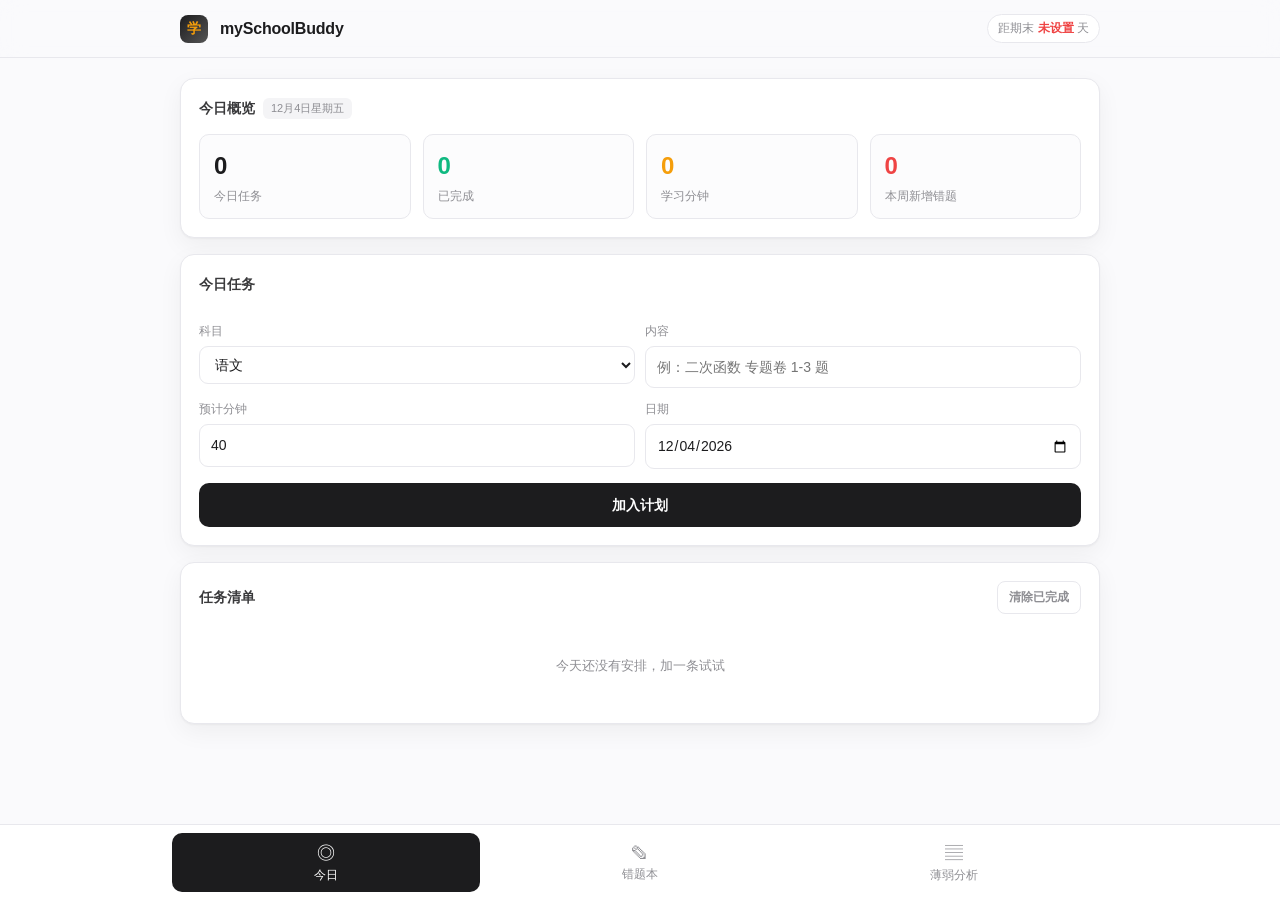
<file: index.html>
<!DOCTYPE html>
<html lang="zh-CN">
<head>
<meta charset="UTF-8" />
<meta name="viewport" content="width=device-width, initial-scale=1.0" />
<title>mySchoolBuddy · 中学生学习助手</title>
<style>
  :root{
    --ink:#1C1C1E; --ink-2:#3A3A3C; --mute:#8E8E93; --line:#E8E8ED;
    --bg:#FAFAFC; --card:#FFFFFF; --gold:#F59E0B; --silver:#A1A1AA;
    --ok:#10B981; --warn:#F59E0B; --bad:#EF4444; --blue:#3B82F6;
    --r:14px; --sh:0 1px 2px rgba(0,0,0,.04),0 8px 24px rgba(0,0,0,.05);
  }
  *{box-sizing:border-box;margin:0;padding:0}
  body{
    font:15px/1.6 -apple-system,BlinkMacSystemFont,"PingFang SC","Helvetica Neue",sans-serif;
    background:var(--bg); color:var(--ink); padding-bottom:80px;
  }
  header{
    position:sticky;top:0;z-index:20;background:rgba(250,250,252,.86);
    backdrop-filter:saturate(180%) blur(12px);border-bottom:1px solid var(--line);
  }
  .hd{max-width:960px;margin:0 auto;padding:14px 20px;display:flex;align-items:center;gap:12px}
  .logo{width:28px;height:28px;border-radius:8px;background:linear-gradient(135deg,var(--ink),#555);
    color:var(--gold);display:grid;place-items:center;font-weight:700;font-size:14px}
  .hd h1{font-size:16px;font-weight:650;letter-spacing:-.2px}
  .hd .sp{flex:1}
  .dday{font-size:12px;color:var(--mute);background:var(--card);border:1px solid var(--line);
    padding:4px 10px;border-radius:999px}
  .dday b{color:var(--bad);font-variant-numeric:tabular-nums}

  nav{position:fixed;bottom:0;left:0;right:0;z-index:20;background:rgba(255,255,255,.9);
    backdrop-filter:saturate(180%) blur(12px);border-top:1px solid var(--line)}
  .nav{max-width:960px;margin:0 auto;display:flex;padding:8px 12px;gap:6px}
  .nav button{flex:1;border:0;background:transparent;color:var(--mute);font-size:12px;
    padding:8px 4px;border-radius:10px;cursor:pointer;font-family:inherit;transition:.15s}
  .nav button .ic{display:block;font-size:18px;margin-bottom:2px}
  .nav button.on{background:var(--ink);color:#fff}

  main{max-width:960px;margin:0 auto;padding:20px}
  section{display:none} section.on{display:block}
  .card{background:var(--card);border:1px solid var(--line);border-radius:var(--r);
    padding:18px;box-shadow:var(--sh);margin-bottom:16px}
  .card h2{font-size:14px;font-weight:650;color:var(--ink-2);margin-bottom:14px;
    display:flex;align-items:center;gap:8px}
  .card h2 .tag{font-size:11px;font-weight:500;color:var(--mute);background:#F4F4F6;
    padding:2px 8px;border-radius:6px}

  .grid{display:grid;gap:12px;grid-template-columns:repeat(auto-fit,minmax(150px,1fr))}
  .stat{background:#FCFCFD;border:1px solid var(--line);border-radius:10px;padding:12px 14px}
  .stat .n{font-size:24px;font-weight:680;font-variant-numeric:tabular-nums;letter-spacing:-.5px}
  .stat .l{font-size:12px;color:var(--mute);margin-top:2px}
  .stat .n.ok{color:var(--ok)} .stat .n.warn{color:var(--warn)} .stat .n.bad{color:var(--bad)}

  label{display:block;font-size:12px;color:var(--mute);margin:12px 0 5px}
  input,select,textarea{width:100%;padding:9px 11px;border:1px solid var(--line);
    border-radius:9px;font:inherit;font-size:14px;background:#fff;color:var(--ink);outline:none}
  input:focus,select:focus,textarea:focus{border-color:var(--silver);box-shadow:0 0 0 3px rgba(161,161,170,.12)}
  textarea{resize:vertical;min-height:60px}
  .row{display:grid;gap:10px;grid-template-columns:1fr 1fr}
  button.primary{width:100%;margin-top:14px;padding:11px;border:0;border-radius:10px;
    background:var(--ink);color:#fff;font:inherit;font-weight:600;font-size:14px;cursor:pointer}
  button.primary:active{opacity:.85}
  button.ghost{padding:6px 11px;border:1px solid var(--line);background:#fff;border-radius:8px;
    font:inherit;font-size:12px;color:var(--mute);cursor:pointer}
  button.ghost:hover{color:var(--ink);border-color:var(--silver)}

  .list{display:flex;flex-direction:column;gap:8px}
  .item{display:flex;gap:12px;align-items:flex-start;padding:11px 13px;
    border:1px solid var(--line);border-radius:10px;background:#FCFCFD}
  .item .body{flex:1;min-width:0}
  .item .t{font-size:14px;font-weight:550;margin-bottom:3px;word-break:break-word}
  .item .m{font-size:12px;color:var(--mute);display:flex;flex-wrap:wrap;gap:6px;align-items:center}
  .chip{font-size:11px;padding:1px 7px;border-radius:5px;background:#F0F0F3;color:var(--ink-2)}
  .chip.c1{background:#FEF3C7;color:#92400E} /* 概念不清 */
  .chip.c2{background:#DBEAFE;color:#1E40AF} /* 计算失误 */
  .chip.c3{background:#FCE7F3;color:#9D174D} /* 审题错误 */
  .chip.c4{background:#DCFCE7;color:#166534} /* 时间不够 */
  .empty{text-align:center;color:var(--mute);font-size:13px;padding:28px 0}

  .bar{height:7px;border-radius:4px;background:#EEEFF2;overflow:hidden;margin-top:6px}
  .bar i{display:block;height:100%;border-radius:4px;background:var(--ok)}
  .rowline{display:flex;justify-content:space-between;align-items:center;font-size:13px;margin-bottom:2px}
  .rowline .s{font-size:12px;color:var(--mute);font-variant-numeric:tabular-nums}
  .gap{margin-top:14px}
  .heat{display:flex;flex-wrap:wrap;gap:6px;margin-top:4px}
  .heat span{font-size:12px;padding:5px 10px;border-radius:8px}
  .toast{position:fixed;bottom:88px;left:50%;transform:translateX(-50%) translateY(10px);
    background:var(--ink);color:#fff;padding:9px 16px;border-radius:999px;font-size:13px;
    opacity:0;pointer-events:none;transition:.22s;z-index:50}
  .toast.on{opacity:1;transform:translateX(-50%) translateY(0)}
</style>
</head>
<body>
<header>
  <div class="hd">
    <div class="logo">学</div>
    <h1>mySchoolBuddy</h1>
    <div class="sp"></div>
    <div class="dday">距期末 <b id="dday">--</b> 天</div>
  </div>
</header>

<main>
  <!-- 今日 -->
  <section id="v-home" class="on">
    <div class="card">
      <h2>今日概览 <span class="tag" id="today"></span></h2>
      <div class="grid">
        <div class="stat"><div class="n" id="s-plan">0</div><div class="l">今日任务</div></div>
        <div class="stat"><div class="n ok" id="s-done">0</div><div class="l">已完成</div></div>
        <div class="stat"><div class="n warn" id="s-min">0</div><div class="l">学习分钟</div></div>
        <div class="stat"><div class="n bad" id="s-wrong">0</div><div class="l">本周新增错题</div></div>
      </div>
    </div>
    <div class="card">
      <h2>今日任务</h2>
      <div class="row">
        <div><label>科目</label><select id="p-sub"><option>语文</option><option>数学</option><option>英语</option><option>物理</option><option>化学</option><option>生物</option><option>历史</option><option>地理</option><option>政治</option></select></div>
        <div><label>内容</label><input id="p-task" placeholder="例：二次函数 专题卷 1-3 题" /></div>
      </div>
      <div class="row" style="margin-top:0">
        <div><label>预计分钟</label><input id="p-min" type="number" value="40" min="5" step="5" /></div>
        <div><label>日期</label><input id="p-date" type="date" /></div>
      </div>
      <button class="primary" id="p-add">加入计划</button>
    </div>
    <div class="card">
      <h2>任务清单 <button class="ghost" style="margin-left:auto" id="p-clear">清除已完成</button></h2>
      <div class="list" id="plan-list"></div>
    </div>
  </section>

  <!-- 错题本 -->
  <section id="v-wrong">
    <div class="card">
      <h2>记一道错题</h2>
      <label>题目 / 题干摘要</label>
      <textarea id="w-title" placeholder="例：二次函数 f(x)=x²-4x+3 的最小值"></textarea>
      <div class="row">
        <div><label>学科</label><select id="w-sub"><option>数学</option><option>语文</option><option>英语</option><option>物理</option><option>化学</option><option>生物</option><option>历史</option><option>地理</option><option>政治</option></select></div>
        <div><label>知识点</label><input id="w-point" placeholder="例：二次函数最值" /></div>
      </div>
      <label>错因归类</label>
      <select id="w-cause">
        <option>概念不清</option><option>计算失误</option><option>审题错误</option><option>时间不够</option><option>方法没想到</option>
      </select>
      <label>正确思路 / 复盘</label>
      <textarea id="w-note" placeholder="下次遇到同类题，先看什么？"></textarea>
      <button class="primary" id="w-add">保存错题</button>
    </div>
    <div class="card">
      <h2>错题清单 <span class="tag" id="w-count">0 条</span></h2>
      <div class="row" style="grid-template-columns:1fr 1fr">
        <div><label>按学科筛选</label><select id="f-sub"><option value="">全部</option></select></div>
        <div><label>按错因筛选</label><select id="f-cause"><option value="">全部</option><option>概念不清</option><option>计算失误</option><option>审题错误</option><option>时间不够</option><option>方法没想到</option></select></div>
      </div>
      <div class="list gap" id="w-list"></div>
    </div>
  </section>

  <!-- 薄弱项 -->
  <section id="v-weak">
    <div class="card">
      <h2>错因分布 <span class="tag">找规律，不背答案</span></h2>
      <div id="cause-bars"></div>
    </div>
    <div class="card">
      <h2>薄弱知识点</h2>
      <div id="weak-list" class="list"></div>
    </div>
    <div class="card">
      <h2>数据管理</h2>
      <div class="row">
        <div><label>考试日期（倒计时）</label><input id="s-exam" type="date" /></div>
        <div><label>&nbsp;</label><button class="ghost" id="s-export" style="width:100%;height:37px">导出 JSON</button></div>
      </div>
      <div class="row">
        <div><label>&nbsp;</label><button class="ghost" id="s-import" style="width:100%;height:37px">导入 JSON</button></div>
        <div><label>&nbsp;</label><button class="ghost" id="s-reset" style="width:100%;height:37px;color:var(--bad)">清空全部数据</button></div>
      </div>
      <input id="s-file" type="file" accept="application/json" hidden />
    </div>
  </section>
</main>

<nav>
  <div class="nav">
    <button data-v="home" class="on"><span class="ic">◎</span>今日</button>
    <button data-v="wrong"><span class="ic">✎</span>错题本</button>
    <button data-v="weak"><span class="ic">▤</span>薄弱分析</button>
  </div>
</nav>

<div class="toast" id="toast"></div>

<script>
const K='msb.v1';
const db=()=>JSON.parse(localStorage.getItem(K)||'{}');
const save=d=>localStorage.setItem(K,JSON.stringify(d));
const uid=()=>Date.now().toString(36)+Math.random().toString(36).slice(2,6);
const $=(s)=>document.querySelector(s);
const esc=(s)=>String(s).replace(/[&<>"]/g,c=>({'&':'&amp;','<':'&lt;','>':'&gt;','"':'&quot;'}[c]));

const init={plan:[],wrong:[],settings:{exam:''}};
let D=Object.assign({},init,db());

/* nav */
document.querySelectorAll('.nav button').forEach(b=>b.onclick=()=>{
  document.querySelectorAll('.nav button').forEach(x=>x.classList.remove('on'));
  document.querySelectorAll('section').forEach(x=>x.classList.remove('on'));
  b.classList.add('on'); $('#v-'+b.dataset.v).classList.add('on');
});

function toast(m){const t=$('#toast');t.textContent=m;t.classList.add('on');
  clearTimeout(t._h);t._h=setTimeout(()=>t.classList.remove('on'),1800);}

/* countdown */
function tick(){
  const t=new Date();
  $('#today').textContent=t.toLocaleDateString('zh-CN',{month:'long',day:'numeric',weekday:'long'});
  if(!D.settings.exam){$('#dday').textContent='未设置';return;}
  const n=Math.ceil((new Date(D.settings.exam+'T00:00:00')-t)/864e5);
  $('#dday').textContent=n>=0?n:'已过';
}
$('#s-exam').value=D.settings.exam||'';
$('#s-exam').onchange=e=>{D.settings.exam=e.target.value;save(D);tick();toast('已更新考试日期');};

/* plan */
const todayStr=()=>new Date().toISOString().slice(0,10);
$('#p-date').value=todayStr();
$('#p-add').onclick=()=>{
  const task=$('#p-task').value.trim();
  if(!task){toast('先写点任务内容');return;}
  D.plan.push({id:uid(),task,sub:$('#p-sub').value,min:+$('#p-min').value||30,
    date:$('#p-date').value||todayStr(),done:false});
  save(D);$('#p-task').value='';render();toast('已加入计划');
};
$('#p-clear').onclick=()=>{const n=D.plan.length;D.plan=D.plan.filter(p=>!p.done);
  save(D);render();toast(n-D.plan.length?`清除 ${n-D.plan.length} 项`:'还没有已完成项');};

function renderPlan(){
  const day=todayStr();
  const list=D.plan.filter(p=>p.date===day);
  const done=list.filter(p=>p.done).length;
  $('#s-plan').textContent=list.length;$('#s-done').textContent=done;
  $('#s-min').textContent=list.filter(p=>p.done).reduce((a,b)=>a+b.min,0);
  const el=$('#plan-list');
  if(!list.length){el.innerHTML='<div class="empty">今天还没有安排，加一条试试</div>';return;}
  el.innerHTML=list.map(p=>`
    <div class="item">
      <input type="checkbox" ${p.done?'checked':''} data-p="${p.id}" style="width:18px;height:18px;margin-top:2px;accent-color:#1C1C1E" />
      <div class="body">
        <div class="t" style="${p.done?'text-decoration:line-through;color:var(--mute)':''}">${esc(p.task)}</div>
        <div class="m"><span class="chip">${esc(p.sub)}</span><span>${p.min} 分钟</span></div>
      </div>
      <button class="ghost" data-del="${p.id}">删</button>
    </div>`).join('');
  el.querySelectorAll('[data-p]').forEach(c=>c.onchange=()=>{
    D.plan.find(x=>x.id===c.dataset.p).done=c.checked;save(D);render();});
  el.querySelectorAll('[data-del]').forEach(b=>b.onclick=()=>{
    D.plan=D.plan.filter(x=>x.id!==b.dataset.del);save(D);render();});
}

/* wrong */
$('#w-add').onclick=()=>{
  const t=$('#w-title').value.trim();
  if(!t){toast('题干不能为空');return;}
  D.wrong.unshift({id:uid(),title:t,sub:$('#w-sub').value,point:$('#w-point').value.trim()||'未标注',
    cause:$('#w-cause').value,note:$('#w-note').value.trim(),ts:Date.now()});
  save(D);$('#w-title').value='';$('#w-point').value='';$('#w-note').value='';
  render();toast('错题已保存');
};
const ci={'概念不清':1,'计算失误':2,'审题错误':3,'时间不够':4,'方法没想到':5};
function fillFilters(){
  const subs=[...new Set(D.wrong.map(w=>w.sub))];
  const fs=$('#f-sub'),cur=fs.value;
  fs.innerHTML='<option value="">全部</option>'+subs.map(s=>`<option>${esc(s)}</option>`).join('');
  fs.value=cur;
}
function renderWrong(){
  fillFilters();
  const fs=$('#f-sub').value,fc=$('#f-cause').value;
  const list=D.wrong.filter(w=>(!fs||w.sub===fs)&&(!fc||w.cause===fc));
  $('#w-count').textContent=D.wrong.length+' 条';
  const wk=new Date();wk.setDate(wk.getDate()-7);
  $('#s-wrong').textContent=D.wrong.filter(w=>w.ts>=wk).length;
  const el=$('#w-list');
  if(!list.length){el.innerHTML='<div class="empty">没有符合条件的错题</div>';return;}
  el.innerHTML=list.map(w=>`
    <div class="item">
      <div class="body">
        <div class="t">${esc(w.title)}</div>
        <div class="m">
          <span class="chip">${esc(w.sub)}</span>
          <span class="chip">${esc(w.point)}</span>
          <span class="chip c${ci[w.cause]||0}">${esc(w.cause)}</span>
          <span>${new Date(w.ts).toLocaleDateString('zh-CN')}</span>
        </div>
        ${w.note?`<div class="m" style="margin-top:6px;color:var(--ink-2)">💡 ${esc(w.note)}</div>`:''}
      </div>
      <button class="ghost" data-wdel="${w.id}">删</button>
    </div>`).join('');
  el.querySelectorAll('[data-wdel]').forEach(b=>b.onclick=()=>{
    D.wrong=D.wrong.filter(x=>x.id!==b.dataset.wdel);save(D);render();});
}
$('#f-sub').onchange=renderWrong;$('#f-cause').onchange=renderWrong;

/* analysis */
function renderWeak(){
  const total=D.wrong.length;
  const byCause={};
  D.wrong.forEach(w=>byCause[w.cause]=(byCause[w.cause]||0)+1);
  const keys=Object.keys(byCause).sort((a,b)=>byCause[b]-byCause[a]);
  $('#cause-bars').innerHTML=keys.length?keys.map(k=>{
    const p=Math.round(byCause[k]/total*100);
    const col=p>=40?'var(--bad)':p>=25?'var(--warn)':'var(--ok)';
    return `<div style="margin-bottom:13px">
      <div class="rowline"><span>${esc(k)}</span><span class="s">${byCause[k]} 题 · ${p}%</span></div>
      <div class="bar"><i style="width:${p}%;background:${col}"></i></div></div>`;
  }).join(''):'<div class="empty">还没有数据</div>';

  const byPoint={};
  D.wrong.forEach(w=>byPoint[w.point]=(byPoint[w.point]||0)+1);
  const pts=Object.entries(byPoint).sort((a,b)=>b[1]-a[1]);
  const mx=pts.length?pts[0][1]:1;
  const el=$('#weak-list');
  if(!pts.length){el.innerHTML='<div class="empty">记录 3 道以上错题，这里会告诉你优先补哪块</div>';return;}
  el.innerHTML=pts.map(([k,v])=>`
    <div class="item">
      <div class="body">
        <div class="rowline"><span class="t" style="margin:0">${esc(k)}</span><span class="s">${v} 题</span></div>
        <div class="bar"><i style="width:${Math.round(v/mx*100)}%;background:${v>=3?'var(--bad)':v>=2?'var(--warn)':'var(--silver)'}"></i></div>
      </div>
    </div>`).join('');
  const heat=document.createElement('div');
  heat.className='heat';
  heat.innerHTML=`<span style="color:var(--mute);font-size:12px;width:100%;margin-bottom:2px">热区：</span>`+
    pts.filter(p=>p[1]>=2).map(([k,v])=>`<span style="background:#FEE2E2;color:#991B1B">${esc(k)} ×${v}</span>`).join('');
  el.appendChild(heat);
}

function render(){tick();renderPlan();renderWrong();renderWeak();}
$('#s-export').onclick=()=>{
  const b=new Blob([JSON.stringify(D,null,2)],{type:'application/json'});
  const a=document.createElement('a');a.href=URL.createObjectURL(b);
  a.download='myschoolbuddy-'+todayStr()+'.json';a.click();toast('已导出');
};
$('#s-import').onclick=()=>$('#s-file').click();
$('#s-file').onchange=e=>{
  const f=e.target.files[0];if(!f)return;const r=new FileReader();
  r.onload=()=>{try{D=Object.assign({},init,JSON.parse(r.result));save(D);render();toast('导入成功');}
  catch(_){toast('文件格式不对');}};r.readAsText(f);
};
$('#s-reset').onclick=()=>{if(confirm('确定清空所有任务、错题和设置？不可恢复。')){
  D=JSON.parse(JSON.stringify(init));save(D);$('#s-exam').value='';render();toast('已清空');}};

render();
</script>
</body>
</html>
</file>
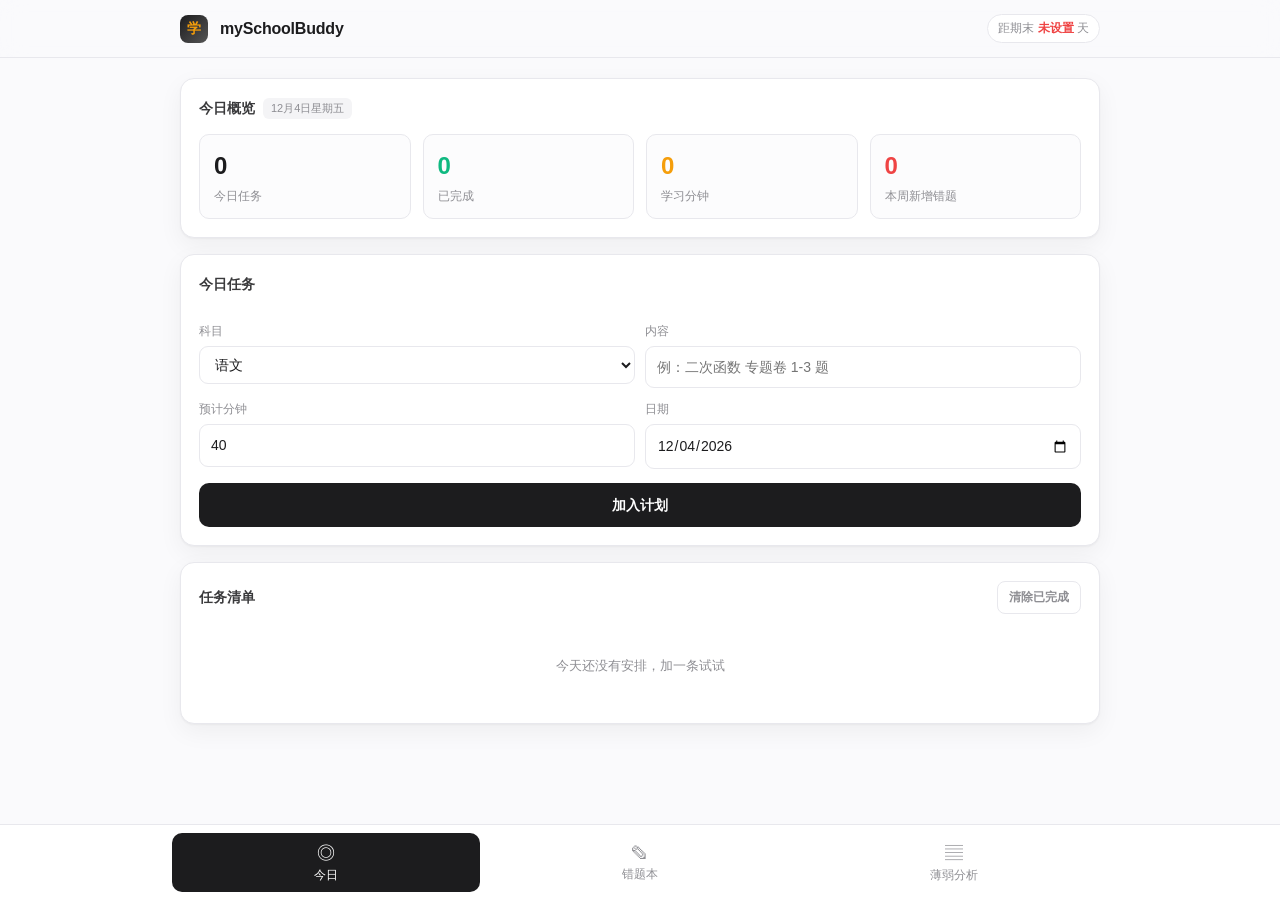
<file: app/index.html>
<!DOCTYPE html>
<html lang="zh-CN">
<head>
<meta charset="UTF-8" />
<meta name="viewport" content="width=device-width, initial-scale=1.0" />
<title>mySchoolBuddy · 中学生学习助手</title>
<style>
  :root{
    --ink:#1C1C1E; --ink-2:#3A3A3C; --mute:#8E8E93; --line:#E8E8ED;
    --bg:#FAFAFC; --card:#FFFFFF; --gold:#F59E0B; --silver:#A1A1AA;
    --ok:#10B981; --warn:#F59E0B; --bad:#EF4444; --blue:#3B82F6;
    --r:14px; --sh:0 1px 2px rgba(0,0,0,.04),0 8px 24px rgba(0,0,0,.05);
  }
  *{box-sizing:border-box;margin:0;padding:0}
  body{
    font:15px/1.6 -apple-system,BlinkMacSystemFont,"PingFang SC","Helvetica Neue",sans-serif;
    background:var(--bg); color:var(--ink); padding-bottom:80px;
  }
  header{
    position:sticky;top:0;z-index:20;background:rgba(250,250,252,.86);
    backdrop-filter:saturate(180%) blur(12px);border-bottom:1px solid var(--line);
  }
  .hd{max-width:960px;margin:0 auto;padding:14px 20px;display:flex;align-items:center;gap:12px}
  .logo{width:28px;height:28px;border-radius:8px;background:linear-gradient(135deg,var(--ink),#555);
    color:var(--gold);display:grid;place-items:center;font-weight:700;font-size:14px}
  .hd h1{font-size:16px;font-weight:650;letter-spacing:-.2px}
  .hd .sp{flex:1}
  .dday{font-size:12px;color:var(--mute);background:var(--card);border:1px solid var(--line);
    padding:4px 10px;border-radius:999px}
  .dday b{color:var(--bad);font-variant-numeric:tabular-nums}

  nav{position:fixed;bottom:0;left:0;right:0;z-index:20;background:rgba(255,255,255,.9);
    backdrop-filter:saturate(180%) blur(12px);border-top:1px solid var(--line)}
  .nav{max-width:960px;margin:0 auto;display:flex;padding:8px 12px;gap:6px}
  .nav button{flex:1;border:0;background:transparent;color:var(--mute);font-size:12px;
    padding:8px 4px;border-radius:10px;cursor:pointer;font-family:inherit;transition:.15s}
  .nav button .ic{display:block;font-size:18px;margin-bottom:2px}
  .nav button.on{background:var(--ink);color:#fff}

  main{max-width:960px;margin:0 auto;padding:20px}
  section{display:none} section.on{display:block}
  .card{background:var(--card);border:1px solid var(--line);border-radius:var(--r);
    padding:18px;box-shadow:var(--sh);margin-bottom:16px}
  .card h2{font-size:14px;font-weight:650;color:var(--ink-2);margin-bottom:14px;
    display:flex;align-items:center;gap:8px}
  .card h2 .tag{font-size:11px;font-weight:500;color:var(--mute);background:#F4F4F6;
    padding:2px 8px;border-radius:6px}

  .grid{display:grid;gap:12px;grid-template-columns:repeat(auto-fit,minmax(150px,1fr))}
  .stat{background:#FCFCFD;border:1px solid var(--line);border-radius:10px;padding:12px 14px}
  .stat .n{font-size:24px;font-weight:680;font-variant-numeric:tabular-nums;letter-spacing:-.5px}
  .stat .l{font-size:12px;color:var(--mute);margin-top:2px}
  .stat .n.ok{color:var(--ok)} .stat .n.warn{color:var(--warn)} .stat .n.bad{color:var(--bad)}

  label{display:block;font-size:12px;color:var(--mute);margin:12px 0 5px}
  input,select,textarea{width:100%;padding:9px 11px;border:1px solid var(--line);
    border-radius:9px;font:inherit;font-size:14px;background:#fff;color:var(--ink);outline:none}
  input:focus,select:focus,textarea:focus{border-color:var(--silver);box-shadow:0 0 0 3px rgba(161,161,170,.12)}
  textarea{resize:vertical;min-height:60px}
  .row{display:grid;gap:10px;grid-template-columns:1fr 1fr}
  button.primary{width:100%;margin-top:14px;padding:11px;border:0;border-radius:10px;
    background:var(--ink);color:#fff;font:inherit;font-weight:600;font-size:14px;cursor:pointer}
  button.primary:active{opacity:.85}
  button.ghost{padding:6px 11px;border:1px solid var(--line);background:#fff;border-radius:8px;
    font:inherit;font-size:12px;color:var(--mute);cursor:pointer}
  button.ghost:hover{color:var(--ink);border-color:var(--silver)}

  .list{display:flex;flex-direction:column;gap:8px}
  .item{display:flex;gap:12px;align-items:flex-start;padding:11px 13px;
    border:1px solid var(--line);border-radius:10px;background:#FCFCFD}
  .item .body{flex:1;min-width:0}
  .item .t{font-size:14px;font-weight:550;margin-bottom:3px;word-break:break-word}
  .item .m{font-size:12px;color:var(--mute);display:flex;flex-wrap:wrap;gap:6px;align-items:center}
  .chip{font-size:11px;padding:1px 7px;border-radius:5px;background:#F0F0F3;color:var(--ink-2)}
  .chip.c1{background:#FEF3C7;color:#92400E} /* 概念不清 */
  .chip.c2{background:#DBEAFE;color:#1E40AF} /* 方法没想到 */
  .chip.c3{background:#FCE7F3;color:#9D174D} /* 审题错误 */
  .chip.c4{background:#DCFCE7;color:#166534} /* 表达不规范 */
  .empty{text-align:center;color:var(--mute);font-size:13px;padding:28px 0}

  .bar{height:7px;border-radius:4px;background:#EEEFF2;overflow:hidden;margin-top:6px}
  .bar i{display:block;height:100%;border-radius:4px;background:var(--ok)}
  .rowline{display:flex;justify-content:space-between;align-items:center;font-size:13px;margin-bottom:2px}
  .rowline .s{font-size:12px;color:var(--mute);font-variant-numeric:tabular-nums}
  .gap{margin-top:14px}
  .heat{display:flex;flex-wrap:wrap;gap:6px;margin-top:4px}
  .heat span{font-size:12px;padding:5px 10px;border-radius:8px}
  .toast{position:fixed;bottom:88px;left:50%;transform:translateX(-50%) translateY(10px);
    background:var(--ink);color:#fff;padding:9px 16px;border-radius:999px;font-size:13px;
    opacity:0;pointer-events:none;transition:.22s;z-index:50}
  .toast.on{opacity:1;transform:translateX(-50%) translateY(0)}
</style>
</head>
<body>
<header>
  <div class="hd">
    <div class="logo">学</div>
    <h1>mySchoolBuddy</h1>
    <div class="sp"></div>
    <div class="dday">距期末 <b id="dday">--</b> 天</div>
  </div>
</header>

<main>
  <!-- 今日 -->
  <section id="v-home" class="on">
    <div class="card">
      <h2>今日概览 <span class="tag" id="today"></span></h2>
      <div class="grid">
        <div class="stat"><div class="n" id="s-plan">0</div><div class="l">今日任务</div></div>
        <div class="stat"><div class="n ok" id="s-done">0</div><div class="l">已完成</div></div>
        <div class="stat"><div class="n warn" id="s-min">0</div><div class="l">学习分钟</div></div>
        <div class="stat"><div class="n bad" id="s-wrong">0</div><div class="l">本周新增错题</div></div>
      </div>
    </div>
    <div class="card">
      <h2>今日任务</h2>
      <div class="row">
        <div><label>科目</label><select id="p-sub"><option>语文</option><option>数学</option><option>英语</option><option>物理</option><option>化学</option><option>生物</option><option>历史</option><option>地理</option><option>政治</option></select></div>
        <div><label>内容</label><input id="p-task" placeholder="例：二次函数 专题卷 1-3 题" /></div>
      </div>
      <div class="row" style="margin-top:0">
        <div><label>预计分钟</label><input id="p-min" type="number" value="40" min="5" step="5" /></div>
        <div><label>日期</label><input id="p-date" type="date" /></div>
      </div>
      <button class="primary" id="p-add">加入计划</button>
    </div>
    <div class="card">
      <h2>任务清单 <button class="ghost" style="margin-left:auto" id="p-clear">清除已完成</button></h2>
      <div class="list" id="plan-list"></div>
    </div>
  </section>

  <!-- 错题本 -->
  <section id="v-wrong">
    <div class="card">
      <h2>记一道错题</h2>
      <label>题目 / 题干摘要</label>
      <textarea id="w-title" placeholder="例：二次函数 f(x)=x²-4x+3 的最小值"></textarea>
      <div class="row">
        <div><label>学科</label><select id="w-sub"><option>数学</option><option>语文</option><option>英语</option><option>物理</option><option>化学</option><option>生物</option><option>历史</option><option>地理</option><option>政治</option></select></div>
        <div><label>知识点</label><input id="w-point" placeholder="例：二次函数最值" /></div>
      </div>
      <label>错因归类</label>
      <select id="w-cause">
        <option>概念不清</option><option>方法没想到</option><option>计算失误</option><option>审题错误</option><option>表达不规范</option>
      </select>
      <label>正确思路 / 复盘</label>
      <textarea id="w-note" placeholder="下次遇到同类题，先看什么？"></textarea>
      <button class="primary" id="w-add">保存错题</button>
    </div>
    <div class="card">
      <h2>错题清单 <span class="tag" id="w-count">0 条</span></h2>
      <div class="row" style="grid-template-columns:1fr 1fr">
        <div><label>按学科筛选</label><select id="f-sub"><option value="">全部</option></select></div>
        <div><label>按错因筛选</label><select id="f-cause"><option value="">全部</option><option>概念不清</option><option>方法没想到</option><option>计算失误</option><option>审题错误</option><option>表达不规范</option></select></div>
      </div>
      <div class="list gap" id="w-list"></div>
    </div>
  </section>

  <!-- 薄弱项 -->
  <section id="v-weak">
    <div class="card">
      <h2>错因分布 <span class="tag">找规律，不背答案</span></h2>
      <div id="cause-bars"></div>
    </div>
    <div class="card">
      <h2>薄弱知识点</h2>
      <div id="weak-list" class="list"></div>
    </div>
    <div class="card">
      <h2>数据管理</h2>
      <div class="row">
        <div><label>考试日期（倒计时）</label><input id="s-exam" type="date" /></div>
        <div><label>&nbsp;</label><button class="ghost" id="s-export" style="width:100%;height:37px">导出 JSON</button></div>
      </div>
      <div class="row">
        <div><label>&nbsp;</label><button class="ghost" id="s-import" style="width:100%;height:37px">导入 JSON</button></div>
        <div><label>&nbsp;</label><button class="ghost" id="s-reset" style="width:100%;height:37px;color:var(--bad)">清空全部数据</button></div>
      </div>
      <input id="s-file" type="file" accept="application/json" hidden />
    </div>
  </section>
</main>

<nav>
  <div class="nav">
    <button data-v="home" class="on"><span class="ic">◎</span>今日</button>
    <button data-v="wrong"><span class="ic">✎</span>错题本</button>
    <button data-v="weak"><span class="ic">▤</span>薄弱分析</button>
  </div>
</nav>

<div class="toast" id="toast"></div>

<script>
const K='msb.v1';
const db=()=>JSON.parse(localStorage.getItem(K)||'{}');
const save=d=>localStorage.setItem(K,JSON.stringify(d));
const uid=()=>Date.now().toString(36)+Math.random().toString(36).slice(2,6);
const $=(s)=>document.querySelector(s);
const esc=(s)=>String(s).replace(/[&<>"]/g,c=>({'&':'&amp;','<':'&lt;','>':'&gt;','"':'&quot;'}[c]));

const init={plan:[],wrong:[],settings:{exam:''}};
let D=Object.assign({},init,db());

/* nav */
document.querySelectorAll('.nav button').forEach(b=>b.onclick=()=>{
  document.querySelectorAll('.nav button').forEach(x=>x.classList.remove('on'));
  document.querySelectorAll('section').forEach(x=>x.classList.remove('on'));
  b.classList.add('on'); $('#v-'+b.dataset.v).classList.add('on');
});

function toast(m){const t=$('#toast');t.textContent=m;t.classList.add('on');
  clearTimeout(t._h);t._h=setTimeout(()=>t.classList.remove('on'),1800);}

/* countdown */
function tick(){
  const t=new Date();
  $('#today').textContent=t.toLocaleDateString('zh-CN',{month:'long',day:'numeric',weekday:'long'});
  if(!D.settings.exam){$('#dday').textContent='未设置';return;}
  const n=Math.ceil((new Date(D.settings.exam+'T00:00:00')-t)/864e5);
  $('#dday').textContent=n>=0?n:'已过';
}
$('#s-exam').value=D.settings.exam||'';
$('#s-exam').onchange=e=>{D.settings.exam=e.target.value;save(D);tick();toast('已更新考试日期');};

/* plan */
const todayStr=()=>new Date().toISOString().slice(0,10);
$('#p-date').value=todayStr();
$('#p-add').onclick=()=>{
  const task=$('#p-task').value.trim();
  if(!task){toast('先写点任务内容');return;}
  D.plan.push({id:uid(),task,sub:$('#p-sub').value,min:+$('#p-min').value||30,
    date:$('#p-date').value||todayStr(),done:false});
  save(D);$('#p-task').value='';render();toast('已加入计划');
};
$('#p-clear').onclick=()=>{const n=D.plan.length;D.plan=D.plan.filter(p=>!p.done);
  save(D);render();toast(n-D.plan.length?`清除 ${n-D.plan.length} 项`:'还没有已完成项');};

function renderPlan(){
  const day=todayStr();
  const list=D.plan.filter(p=>p.date===day);
  const done=list.filter(p=>p.done).length;
  $('#s-plan').textContent=list.length;$('#s-done').textContent=done;
  $('#s-min').textContent=list.filter(p=>p.done).reduce((a,b)=>a+b.min,0);
  const el=$('#plan-list');
  if(!list.length){el.innerHTML='<div class="empty">今天还没有安排，加一条试试</div>';return;}
  el.innerHTML=list.map(p=>`
    <div class="item">
      <input type="checkbox" ${p.done?'checked':''} data-p="${p.id}" style="width:18px;height:18px;margin-top:2px;accent-color:#1C1C1E" />
      <div class="body">
        <div class="t" style="${p.done?'text-decoration:line-through;color:var(--mute)':''}">${esc(p.task)}</div>
        <div class="m"><span class="chip">${esc(p.sub)}</span><span>${p.min} 分钟</span></div>
      </div>
      <button class="ghost" data-del="${p.id}">删</button>
    </div>`).join('');
  el.querySelectorAll('[data-p]').forEach(c=>c.onchange=()=>{
    D.plan.find(x=>x.id===c.dataset.p).done=c.checked;save(D);render();});
  el.querySelectorAll('[data-del]').forEach(b=>b.onclick=()=>{
    D.plan=D.plan.filter(x=>x.id!==b.dataset.del);save(D);render();});
}

/* wrong */
$('#w-add').onclick=()=>{
  const t=$('#w-title').value.trim();
  if(!t){toast('题干不能为空');return;}
  D.wrong.unshift({id:uid(),title:t,sub:$('#w-sub').value,point:$('#w-point').value.trim()||'未标注',
    cause:$('#w-cause').value,note:$('#w-note').value.trim(),ts:Date.now()});
  save(D);$('#w-title').value='';$('#w-point').value='';$('#w-note').value='';
  render();toast('错题已保存');
};
const ci={'概念不清':1,'方法没想到':2,'计算失误':3,'审题错误':4,'表达不规范':5};
function fillFilters(){
  const subs=[...new Set(D.wrong.map(w=>w.sub))];
  const fs=$('#f-sub'),cur=fs.value;
  fs.innerHTML='<option value="">全部</option>'+subs.map(s=>`<option>${esc(s)}</option>`).join('');
  fs.value=cur;
}
function renderWrong(){
  fillFilters();
  const fs=$('#f-sub').value,fc=$('#f-cause').value;
  const list=D.wrong.filter(w=>(!fs||w.sub===fs)&&(!fc||w.cause===fc));
  $('#w-count').textContent=D.wrong.length+' 条';
  const wk=new Date();wk.setDate(wk.getDate()-7);
  $('#s-wrong').textContent=D.wrong.filter(w=>w.ts>=wk).length;
  const el=$('#w-list');
  if(!list.length){el.innerHTML='<div class="empty">没有符合条件的错题</div>';return;}
  el.innerHTML=list.map(w=>`
    <div class="item">
      <div class="body">
        <div class="t">${esc(w.title)}</div>
        <div class="m">
          <span class="chip">${esc(w.sub)}</span>
          <span class="chip">${esc(w.point)}</span>
          <span class="chip c${ci[w.cause]||0}">${esc(w.cause)}</span>
          <span>${new Date(w.ts).toLocaleDateString('zh-CN')}</span>
        </div>
        ${w.note?`<div class="m" style="margin-top:6px;color:var(--ink-2)">💡 ${esc(w.note)}</div>`:''}
      </div>
      <button class="ghost" data-wdel="${w.id}">删</button>
    </div>`).join('');
  el.querySelectorAll('[data-wdel]').forEach(b=>b.onclick=()=>{
    D.wrong=D.wrong.filter(x=>x.id!==b.dataset.wdel);save(D);render();});
}
$('#f-sub').onchange=renderWrong;$('#f-cause').onchange=renderWrong;

/* analysis */
function renderWeak(){
  const total=D.wrong.length;
  const byCause={};
  D.wrong.forEach(w=>byCause[w.cause]=(byCause[w.cause]||0)+1);
  const keys=Object.keys(byCause).sort((a,b)=>byCause[b]-byCause[a]);
  $('#cause-bars').innerHTML=keys.length?keys.map(k=>{
    const p=Math.round(byCause[k]/total*100);
    const col=p>=40?'var(--bad)':p>=25?'var(--warn)':'var(--ok)';
    return `<div style="margin-bottom:13px">
      <div class="rowline"><span>${esc(k)}</span><span class="s">${byCause[k]} 题 · ${p}%</span></div>
      <div class="bar"><i style="width:${p}%;background:${col}"></i></div></div>`;
  }).join(''):'<div class="empty">还没有数据</div>';

  const byPoint={};
  D.wrong.forEach(w=>byPoint[w.point]=(byPoint[w.point]||0)+1);
  const pts=Object.entries(byPoint).sort((a,b)=>b[1]-a[1]);
  const mx=pts.length?pts[0][1]:1;
  const el=$('#weak-list');
  if(!pts.length){el.innerHTML='<div class="empty">记录 3 道以上错题，这里会告诉你优先补哪块</div>';return;}
  el.innerHTML=pts.map(([k,v])=>`
    <div class="item">
      <div class="body">
        <div class="rowline"><span class="t" style="margin:0">${esc(k)}</span><span class="s">${v} 题</span></div>
        <div class="bar"><i style="width:${Math.round(v/mx*100)}%;background:${v>=3?'var(--bad)':v>=2?'var(--warn)':'var(--silver)'}"></i></div>
      </div>
    </div>`).join('');
  const heat=document.createElement('div');
  heat.className='heat';
  heat.innerHTML=`<span style="color:var(--mute);font-size:12px;width:100%;margin-bottom:2px">热区：</span>`+
    pts.filter(p=>p[1]>=2).map(([k,v])=>`<span style="background:#FEE2E2;color:#991B1B">${esc(k)} ×${v}</span>`).join('');
  el.appendChild(heat);
}

function render(){tick();renderPlan();renderWrong();renderWeak();}
$('#s-export').onclick=()=>{
  const b=new Blob([JSON.stringify(D,null,2)],{type:'application/json'});
  const a=document.createElement('a');a.href=URL.createObjectURL(b);
  a.download='myschoolbuddy-'+todayStr()+'.json';a.click();toast('已导出');
};
$('#s-import').onclick=()=>$('#s-file').click();
$('#s-file').onchange=e=>{
  const f=e.target.files[0];if(!f)return;const r=new FileReader();
  r.onload=()=>{try{D=Object.assign({},init,JSON.parse(r.result));save(D);render();toast('导入成功');}
  catch(_){toast('文件格式不对');}};r.readAsText(f);
};
$('#s-reset').onclick=()=>{if(confirm('确定清空所有任务、错题和设置？不可恢复。')){
  D=JSON.parse(JSON.stringify(init));save(D);$('#s-exam').value='';render();toast('已清空');}};

render();
</script>
</body>
</html>
</file>
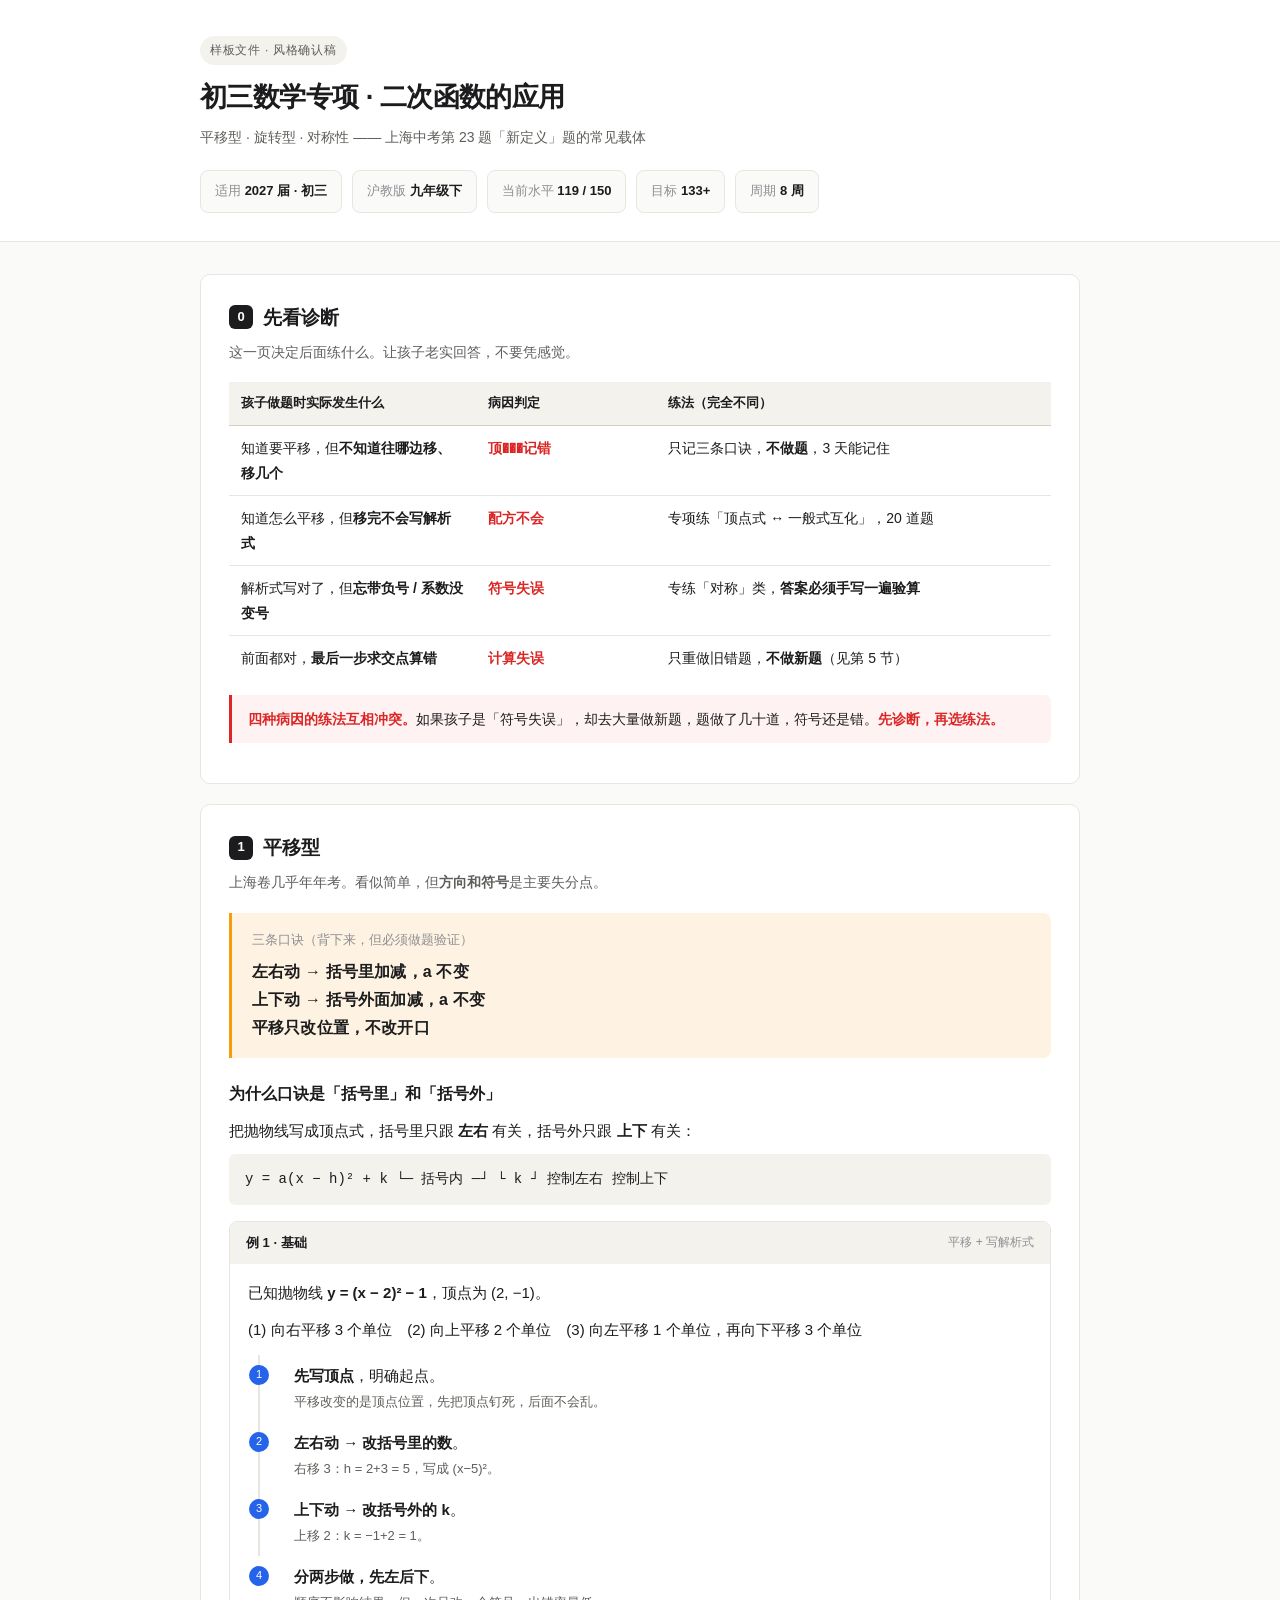
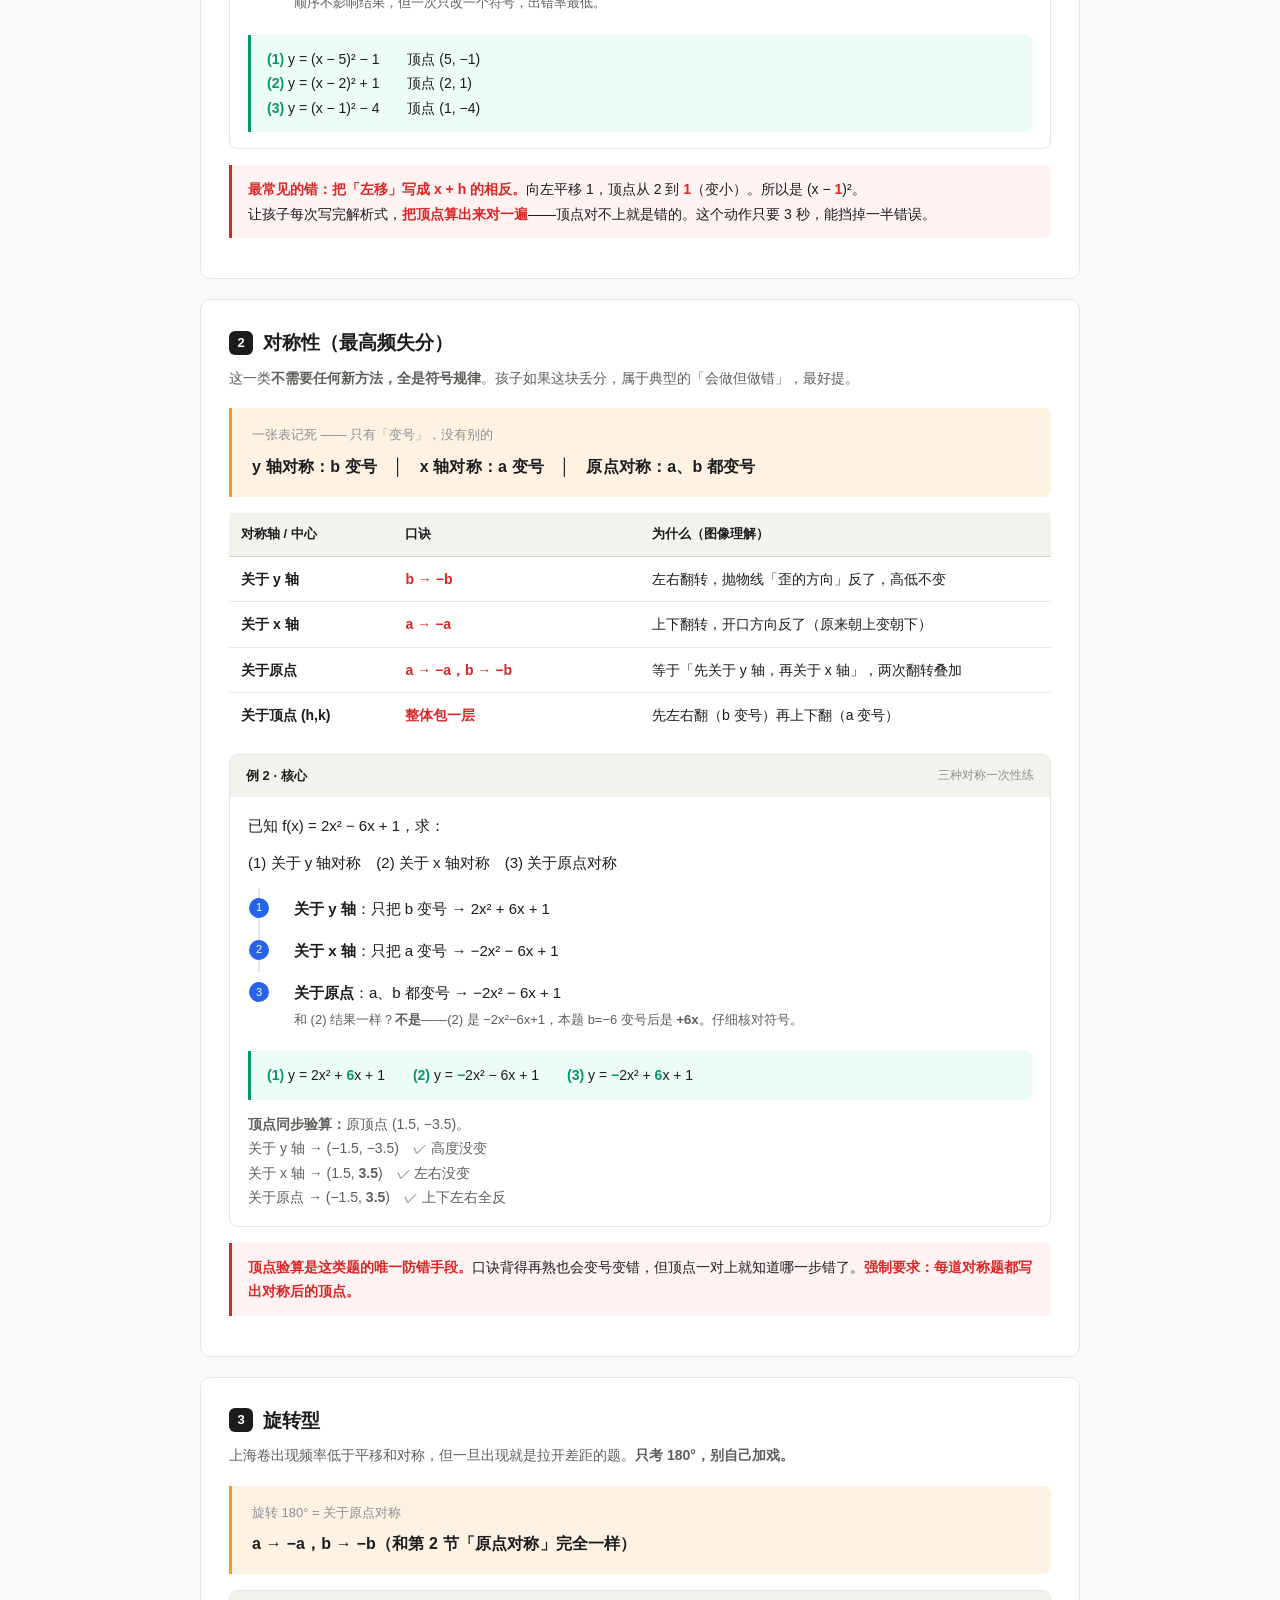
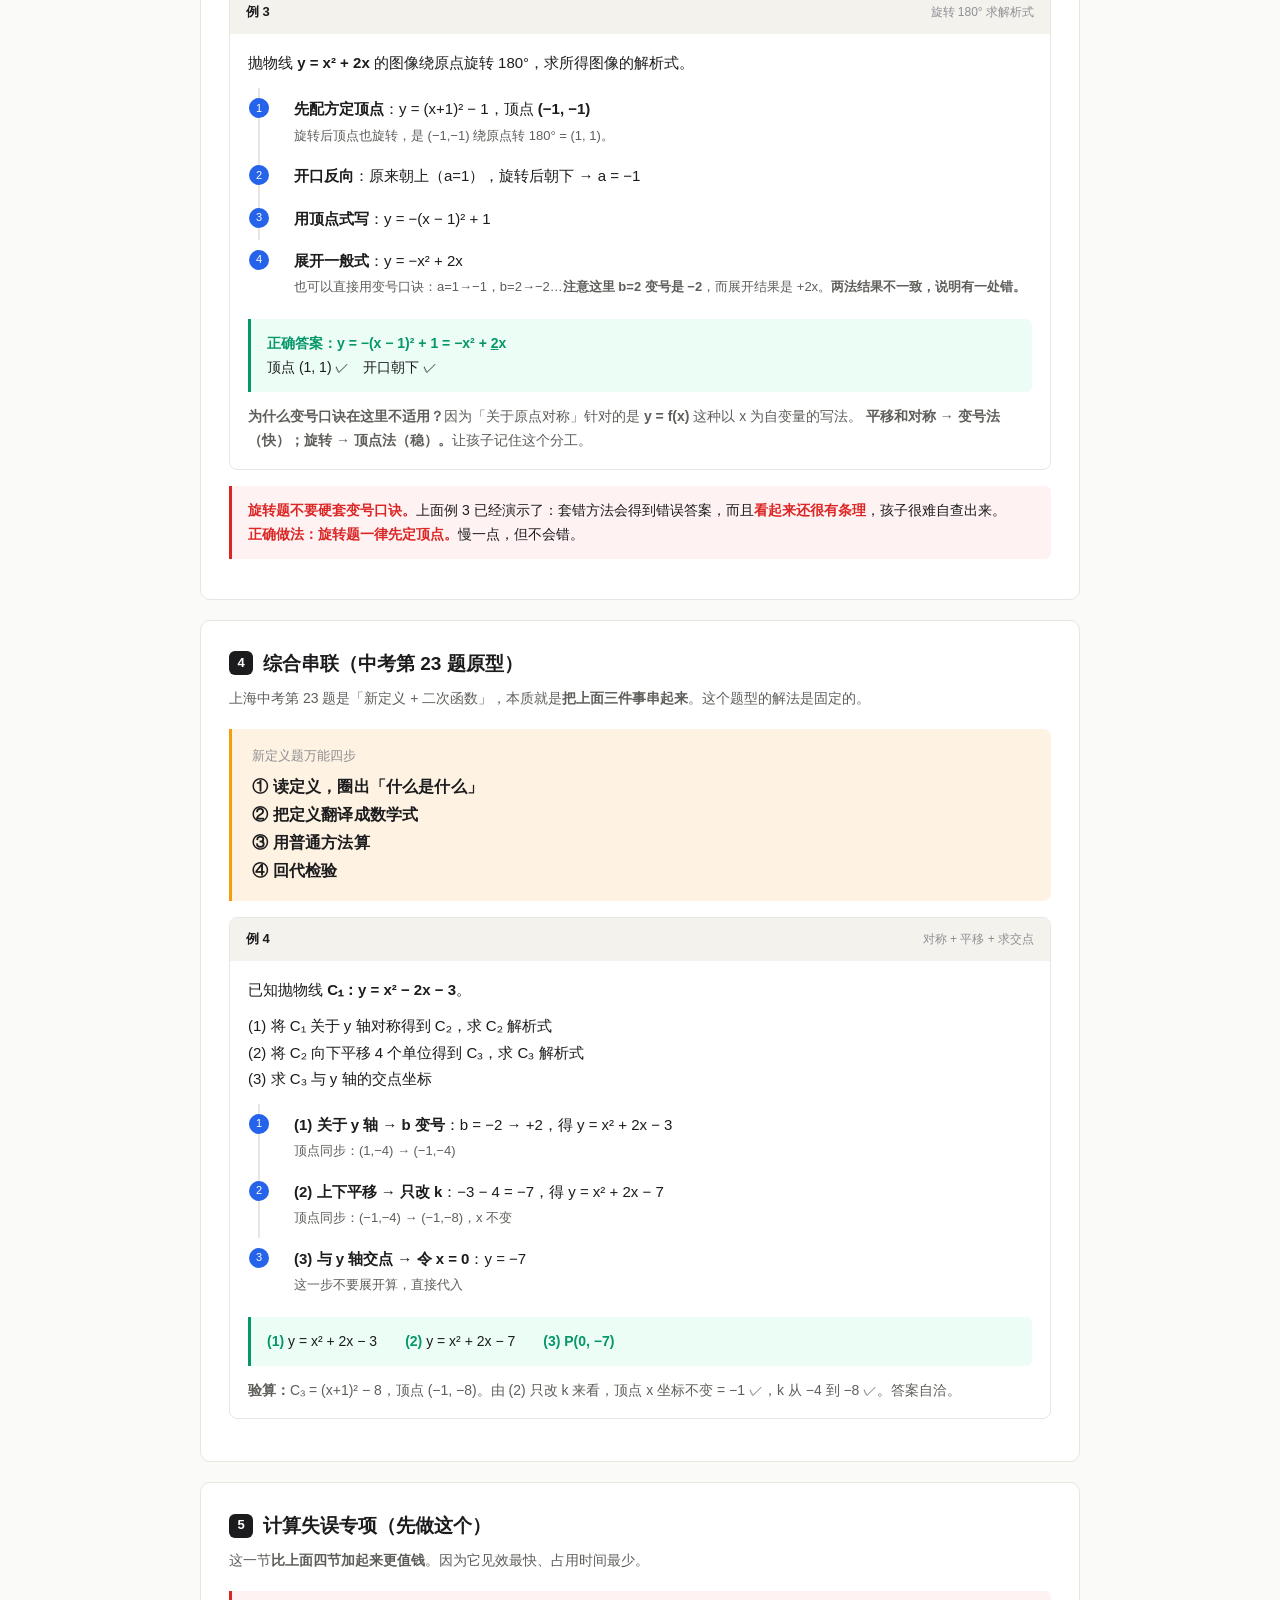
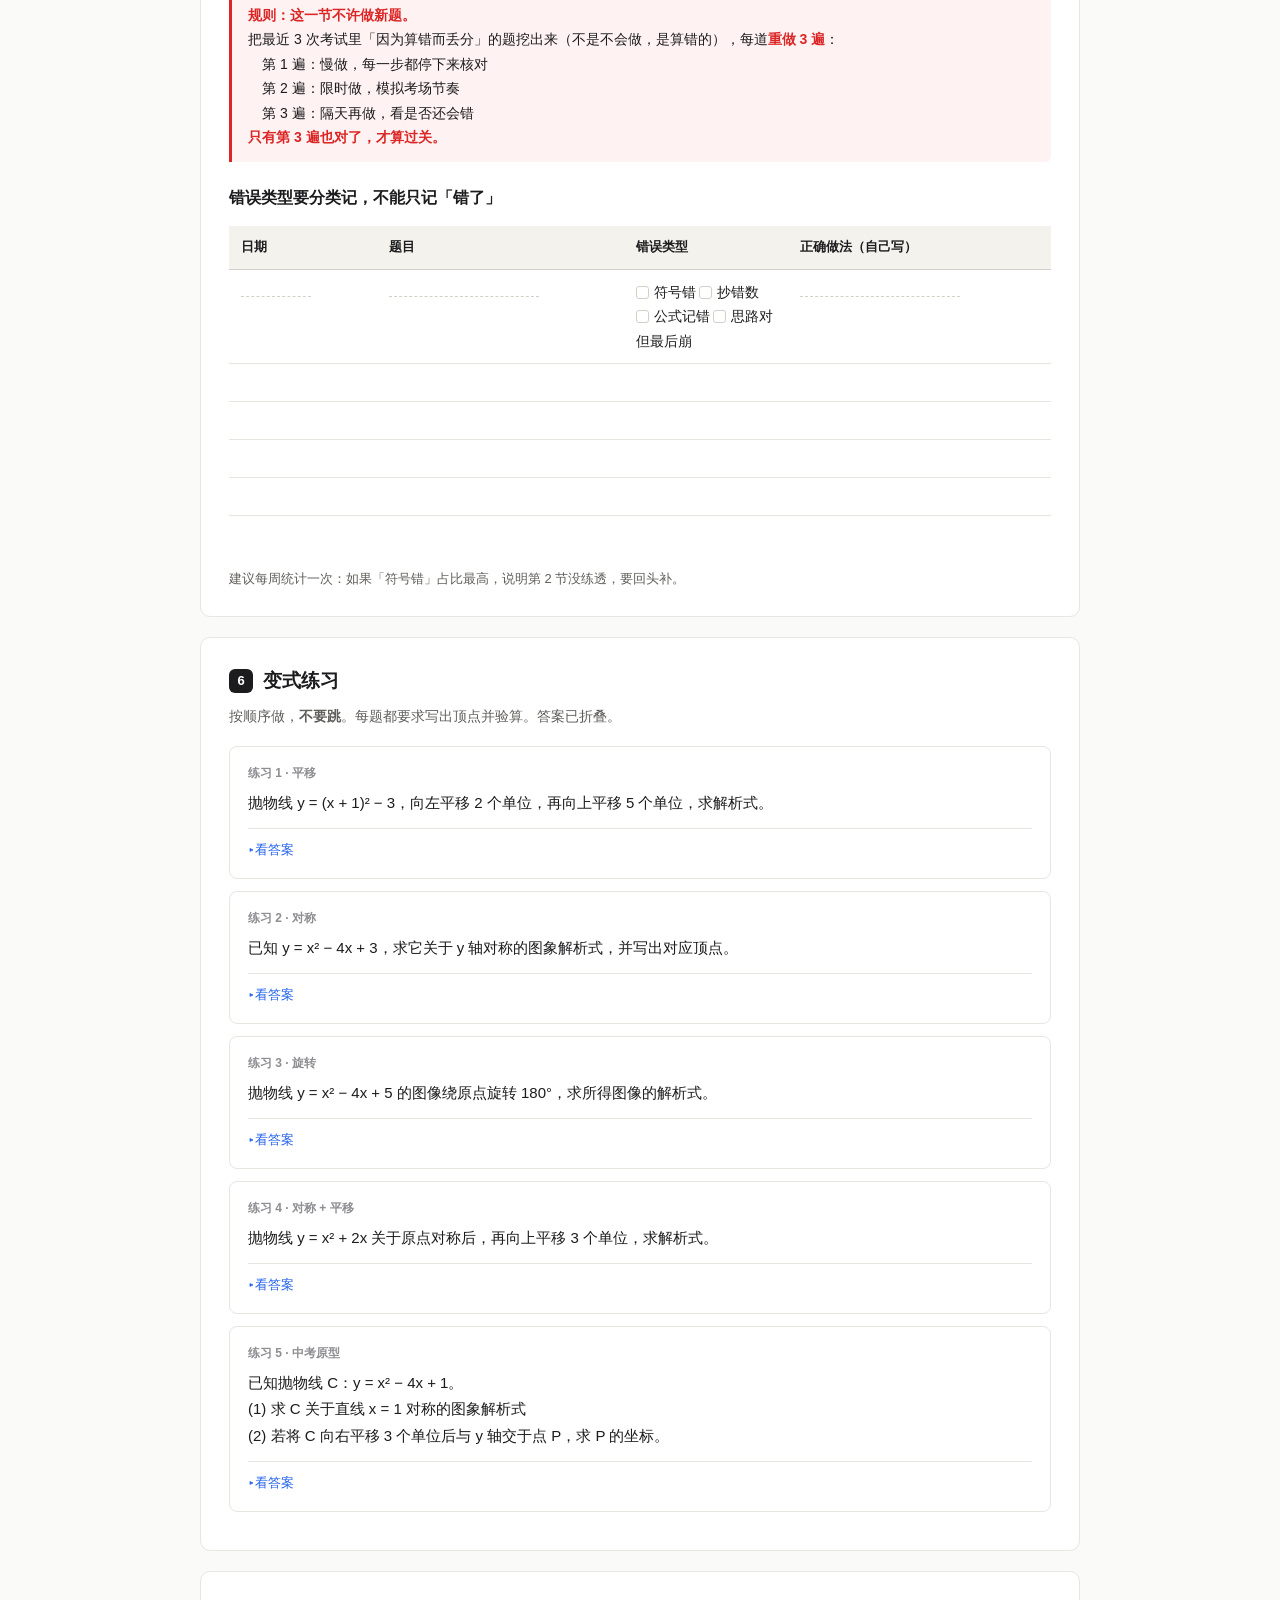
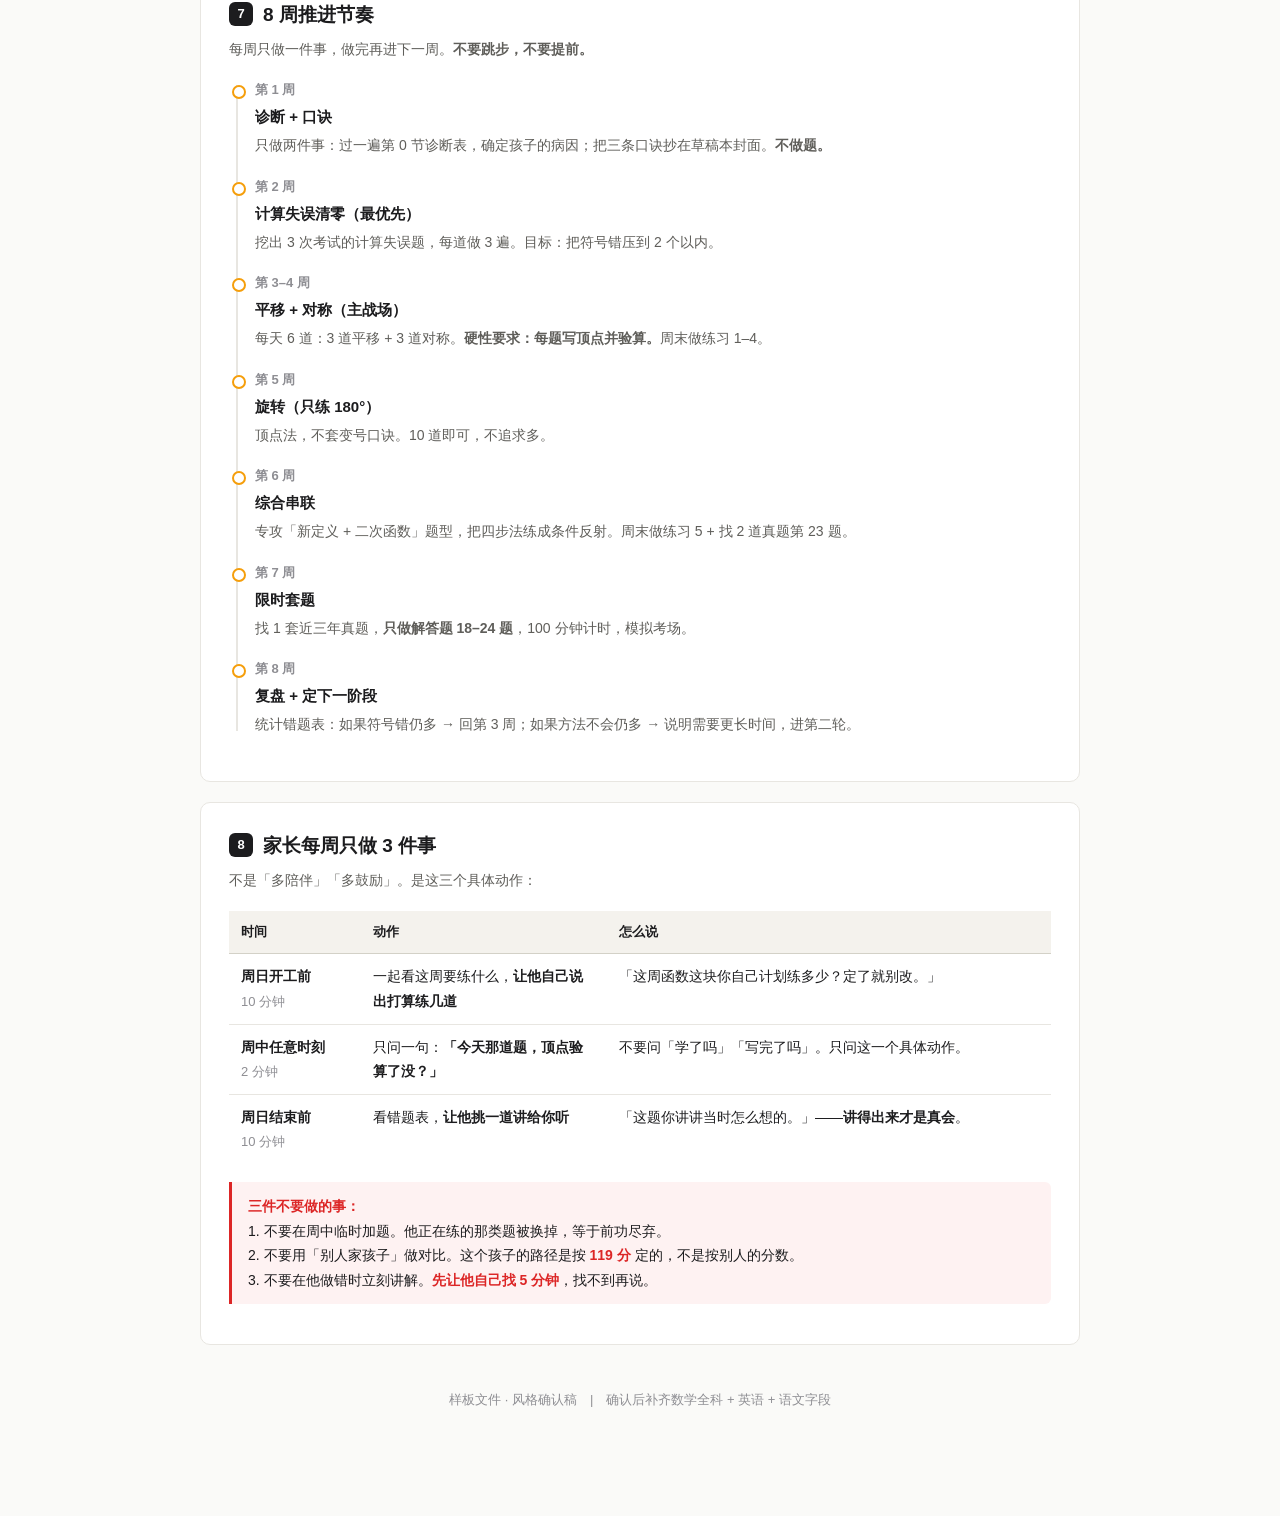
<file: 初三实战表/样板-数学二次函数专项.html>
<!DOCTYPE html>
<html lang="zh-CN">
<head>
<meta charset="UTF-8">
<meta name="viewport" content="width=device-width, initial-scale=1.0">
<title>初三数学专项 · 二次函数（平移·旋转·对称）</title>
<style>
:root{
  --ink:#1C1C1E; --ink2:#5F5E5A; --ink3:#8E8E93;
  --line:#E8E6E1; --line2:#D3D1C7;
  --bg:#FFFFFF; --bg2:#FAFAF8; --bg3:#F4F2ED;
  --gold:#F59E0B; --gold-l:#FEF3E2;
  --blue:#2563EB; --blue-l:#EFF4FF;
  --red:#DC2626; --red-l:#FEF2F2;
  --green:#059669; --green-l:#ECFDF5;
  --r:10px;
}
*{box-sizing:border-box;margin:0;padding:0}
body{
  font-family:-apple-system,BlinkMacSystemFont,"PingFang SC","Hiragino Sans GB","Microsoft YaHei",sans-serif;
  background:var(--bg2); color:var(--ink);
  line-height:1.75; font-size:15px;
  -webkit-font-smoothing:antialiased;
}
.wrap{max-width:920px;margin:0 auto;padding:0 20px 80px}

/* ── 页头 ── */
header{
  background:var(--bg); border-bottom:1px solid var(--line);
  padding:36px 0 28px; margin-bottom:32px;
}
.hd{max-width:920px;margin:0 auto;padding:0 20px}
.tag{
  display:inline-block; font-size:12px; letter-spacing:.06em;
  color:var(--ink2); background:var(--bg3);
  padding:4px 10px; border-radius:20px; margin-bottom:14px;
}
h1{font-size:27px;font-weight:600;letter-spacing:-.02em;margin-bottom:10px;line-height:1.35}
.sub{color:var(--ink2);font-size:14px}
.meta{display:flex;flex-wrap:wrap;gap:10px;margin-top:20px}
.m{
  background:var(--bg2); border:1px solid var(--line);
  border-radius:8px; padding:9px 14px; font-size:13px;
}
.m b{color:var(--ink);font-weight:600}
.m span{color:var(--ink3)}

/* ── 通用块 ── */
section{
  background:var(--bg); border:1px solid var(--line);
  border-radius:var(--r); padding:26px 28px; margin-bottom:20px;
}
h2{
  font-size:19px;font-weight:600; margin-bottom:6px;
  display:flex; align-items:center; gap:10px;
}
h2 .n{
  background:var(--ink); color:#fff; font-size:13px;
  width:24px;height:24px;border-radius:6px;
  display:flex;align-items:center;justify-content:center;flex:0 0 24px;
}
h3{font-size:16px;font-weight:600;margin:22px 0 10px}
.lead{color:var(--ink2);font-size:14px;margin-bottom:18px}

/* ── 口诀卡 ── */
.mnemo{
  background:linear-gradient(0deg,var(--gold-l),var(--gold-l));
  border-left:3px solid var(--gold);
  border-radius:0 8px 8px 0; padding:16px 20px; margin:16px 0;
}
.mnemo .t{font-size:13px;color:var(--ink3);margin-bottom:6px}
.mnemo .c{font-size:16px;font-weight:600;letter-spacing:.01em}

/* ── 表格 ── */
table{width:100%;border-collapse:collapse;margin:14px 0;font-size:14px}
th{
  background:var(--bg3); text-align:left; font-weight:600;
  padding:10px 12px; border-bottom:1px solid var(--line2); font-size:13px;
}
td{padding:10px 12px;border-bottom:1px solid var(--line);vertical-align:top}
tr:last-child td{border-bottom:none}
.hi{color:var(--red);font-weight:600}
.ok{color:var(--green);font-weight:600}

/* ── 例题 ── */
.q{
  border:1px solid var(--line); border-radius:8px;
  margin:16px 0; overflow:hidden; background:var(--bg);
}
.qh{
  background:var(--bg3); padding:10px 16px; font-size:13px;
  font-weight:600; display:flex; justify-content:space-between; align-items:center;
}
.qh .lv{font-weight:400;color:var(--ink3);font-size:12px}
.qb{padding:16px 18px}
.qb p{margin-bottom:10px}
.qb p:last-child{margin-bottom:0}

/* 步骤 */
.steps{counter-reset:s;margin:12px 0 0}
.st{
  position:relative; padding:8px 0 8px 34px;
  border-left:2px solid var(--line); margin-left:10px;
}
.st:last-child{border-left-color:transparent}
.st::before{
  counter-increment:s; content:counter(s);
  position:absolute; left:-11px; top:10px;
  width:20px;height:20px;border-radius:50%;
  background:var(--blue);color:#fff;
  font-size:11px; display:flex;align-items:center;justify-content:center;
}
.st b{font-weight:600}
.st .why{color:var(--ink2);font-size:13px;display:block;margin-top:2px}

/* 公式块 */
.fm{
  background:var(--bg3); border-radius:6px; padding:12px 16px;
  font-family:"SF Mono",Menlo,Consolas,monospace;
  font-size:14px; margin:10px 0; overflow-x:auto; line-height:1.9;
}
.ans{
  background:var(--green-l); border-left:3px solid var(--green);
  border-radius:0 6px 6px 0; padding:12px 16px; margin-top:12px; font-size:14px;
}
.ans b{color:var(--green)}
.warn{
  background:var(--red-l); border-left:3px solid var(--red);
  border-radius:0 6px 6px 0; padding:12px 16px; margin:14px 0; font-size:14px;
}
.warn b{color:var(--red)}

/* 复制按钮 */
.copy{
  float:right; font-size:11px; color:var(--ink3);
  background:var(--bg); border:1px solid var(--line2);
  border-radius:5px; padding:2px 8px; cursor:pointer; font-family:inherit;
}
.copy:hover{color:var(--ink);border-color:var(--ink3)}

/* 练习题 */
.pr{border:1px solid var(--line);border-radius:8px;padding:16px 18px;margin:12px 0}
.pr .no{font-size:12px;color:var(--ink3);font-weight:600;margin-bottom:6px}
details{border-top:1px solid var(--line);margin-top:12px;padding-top:10px}
summary{
  cursor:pointer; font-size:13px; color:var(--blue);
  list-style:none; user-select:none;
}
summary::-webkit-details-marker{display:none}
summary::before{content:"▸ ";display:inline-block;transition:transform .2s}
details[open] summary::before{content:"▾ "}

/* 错题表 */
.blank{border-bottom:1px dashed var(--line2);display:inline-block;min-width:70px}
table.fill td{height:38px}
.chk{display:inline-block;width:13px;height:13px;border:1px solid var(--line2);border-radius:3px;vertical-align:-2px;margin-right:5px}

/* 时间轴 */
.tl{position:relative;padding-left:26px;margin:18px 0}
.tl::before{content:"";position:absolute;left:7px;top:6px;bottom:6px;width:2px;background:var(--line)}
.tl-i{position:relative;margin-bottom:18px}
.tl-i::before{
  content:"";position:absolute;left:-23px;top:6px;
  width:10px;height:10px;border-radius:50%;
  background:var(--bg);border:2px solid var(--gold);
}
.tl-i .d{font-size:13px;color:var(--ink3);font-weight:600}
.tl-i .w{font-weight:600;margin:2px 0 3px}

footer{text-align:center;color:var(--ink3);font-size:13px;padding:24px 0}

@media print{
  body{background:#fff;font-size:12pt}
  section{page-break-inside:avoid;border:1px solid #ccc;padding:16px 18px}
  .copy{display:none}
  header{border-bottom:2px solid #000}
}
@media (max-width:600px){
  h1{font-size:22px}
  section{padding:20px 18px}
  .wrap,header .hd{padding-left:14px;padding-right:14px}
  table{font-size:13px}
  th,td{padding:8px}
}
</style>
</head>
<body>

<header>
  <div class="hd">
    <div class="tag">样板文件 · 风格确认稿</div>
    <h1>初三数学专项 · 二次函数的应用</h1>
    <p class="sub">平移型 · 旋转型 · 对称性 —— 上海中考第 23 题「新定义」题的常见载体</p>
    <div class="meta">
      <div class="m"><span>适用</span> <b>2027 届 · 初三</b></div>
      <div class="m"><span>沪教版</span> <b>九年级下</b></div>
      <div class="m"><span>当前水平</span> <b>119 / 150</b></div>
      <div class="m"><span>目标</span> <b>133+</b></div>
      <div class="m"><span>周期</span> <b>8 周</b></div>
    </div>
  </div>
</header>

<div class="wrap">

<!-- 0 诊断 -->
<section>
  <h2><span class="n">0</span>先看诊断</h2>
  <p class="lead">这一页决定后面练什么。让孩子老实回答，不要凭感觉。</p>

  <table>
    <thead><tr><th style="width:30%">孩子做题时实际发生什么</th><th style="width:22%">病因判定</th><th>练法（完全不同）</th></tr></thead>
    <tbody>
      <tr>
        <td>知道要平移，但<strong>不知道往哪边移、移几个</strong></td>
        <td><span class="hi">顶���记错</span></td>
        <td>只记三条口诀，<strong>不做题</strong>，3 天能记住</td>
      </tr>
      <tr>
        <td>知道怎么平移，但<strong>移完不会写解析式</strong></td>
        <td><span class="hi">配方不会</span></td>
        <td>专项练「顶点式 ↔ 一般式互化」，20 道题</td>
      </tr>
      <tr>
        <td>解析式写对了，但<strong>忘带负号 / 系数没变号</strong></td>
        <td><span class="hi">符号失误</span></td>
        <td>专练「对称」类，<strong>答案必须手写一遍验算</strong></td>
      </tr>
      <tr>
        <td>前面都对，<strong>最后一步求交点算错</strong></td>
        <td><span class="hi">计算失误</span></td>
        <td>只重做旧错题，<strong>不做新题</strong>（见第 5 节）</td>
      </tr>
    </tbody>
  </table>

  <div class="warn">
    <b>四种病因的练法互相冲突。</b>如果孩子是「符号失误」，却去大量做新题，题做了几十道，符号还是错。<b>先诊断，再选练法。</b>
  </div>
</section>

<!-- 1 平移 -->
<section>
  <h2><span class="n">1</span>平移型</h2>
  <p class="lead">上海卷几乎年年考。看似简单，但<b>方向和符号</b>是主要失分点。</p>

  <div class="mnemo">
    <div class="t">三条口诀（背下来，但必须做题验证）</div>
    <div class="c">左右动 → 括号里加减，a 不变<br>上下动 → 括号外面加减，a 不变<br>平移只改位置，不改开口</div>
  </div>

  <h3>为什么口诀是「括号里」和「括号外」</h3>
  <p>把抛物线写成顶点式，括号里只跟 <b>左右</b> 有关，括号外只跟 <b>上下</b> 有关：</p>
  <div class="fm">y = a(x − h)² + k
        └─ 括号内 ─┘  └ k ┘
        控制左右      控制上下</div>

  <div class="q">
    <div class="qh"><span>例 1 · 基础</span><span class="lv">平移 + 写解析式</span></div>
    <div class="qb">
      <p>已知抛物线 <b>y = (x − 2)² − 1</b>，顶点为 (2, −1)。</p>
      <p>(1) 向右平移 3 个单位　(2) 向上平移 2 个单位　(3) 向左平移 1 个单位，再向下平移 3 个单位</p>
      <div class="steps">
        <div class="st"><b>先写顶点</b>，明确起点。<span class="why">平移改变的是顶点位置，先把顶点钉死，后面不会乱。</span></div>
        <div class="st"><b>左右动 → 改括号里的数</b>。<span class="why">右移 3：h = 2+3 = 5，写成 (x−5)²。</span></div>
        <div class="st"><b>上下动 → 改括号外的 k</b>。<span class="why">上移 2：k = −1+2 = 1。</span></div>
        <div class="st"><b>分两步做，先左后下</b>。<span class="why">顺序不影响结果，但一次只改一个符号，出错率最低。</span></div>
      </div>
      <div class="ans">
        <b>(1)</b> y = (x − 5)² − 1　　顶点 (5, −1)<br>
        <b>(2)</b> y = (x − 2)² + 1　　顶点 (2, 1)<br>
        <b>(3)</b> y = (x − 1)² − 4　　顶点 (1, −4)
      </div>
    </div>
  </div>

  <div class="warn">
    <b>最常见的错：把「左移」写成 x + h 的相反。</b>向左平移 1，顶点从 2 到 <b>1</b>（变小）。所以是 (x − <b>1</b>)²。<br>
    让孩子每次写完解析式，<b>把顶点算出来对一遍</b>——顶点对不上就是错的。这个动作只要 3 秒，能挡掉一半错误。
  </div>
</section>

<!-- 2 对称 -->
<section>
  <h2><span class="n">2</span>对称性（最高频失分）</h2>
  <p class="lead">这一类<b>不需要任何新方法，全是符号规律</b>。孩子如果这块丢分，属于典型的「会做但做错」，最好提。</p>

  <div class="mnemo">
    <div class="t">一张表记死 —— 只有「变号」，没有别的</div>
    <div class="c">y 轴对称：b 变号　│　x 轴对称：a 变号　│　原点对称：a、b 都变号</div>
  </div>

  <table>
    <thead><tr><th style="width:20%">对称轴 / 中心</th><th style="width:30%">口诀</th><th>为什么（图像理解）</th></tr></thead>
    <tbody>
      <tr><td><b>关于 y 轴</b></td><td class="hi">b → −b</td><td>左右翻转，抛物线「歪的方向」反了，高低不变</td></tr>
      <tr><td><b>关于 x 轴</b></td><td class="hi">a → −a</td><td>上下翻转，开口方向反了（原来朝上变朝下）</td></tr>
      <tr><td><b>关于原点</b></td><td class="hi">a → −a，b → −b</td><td>等于「先关于 y 轴，再关于 x 轴」，两次翻转叠加</td></tr>
      <tr><td><b>关于顶点 (h,k)</b></td><td class="hi">整体包一层</td><td>先左右翻（b 变号）再上下翻（a 变号）</td></tr>
    </tbody>
  </table>

  <div class="q">
    <div class="qh"><span>例 2 · 核心</span><span class="lv">三种对称一次性练</span></div>
    <div class="qb">
      <p>已知 f(x) = 2x² − 6x + 1，求：</p>
      <p>(1) 关于 y 轴对称　(2) 关于 x 轴对称　(3) 关于原点对称</p>
      <div class="steps">
        <div class="st"><b>关于 y 轴</b>：只把 b 变号 → 2x² + 6x + 1</div>
        <div class="st"><b>关于 x 轴</b>：只把 a 变号 → −2x² − 6x + 1</div>
        <div class="st"><b>关于原点</b>：a、b 都变号 → −2x² − 6x + 1<span class="why">和 (2) 结果一样？<b>不是</b>——(2) 是 −2x²−6x+1，本题 b=−6 变号后是 <b>+6x</b>。仔细核对符号。</span></div>
      </div>
      <div class="ans">
        <b>(1)</b> y = 2x² + <b>6</b>x + 1　　<b>(2)</b> y = <b>−</b>2x² − 6x + 1　　<b>(3)</b> y = <b>−</b>2x² + <b>6</b>x + 1
      </div>
      <p style="margin-top:12px;color:var(--ink2);font-size:14px">
        <b>顶点同步验算：</b>原顶点 (1.5, −3.5)。<br>
        关于 y 轴 → (−1.5, −3.5)　✓ 高度没变<br>
        关于 x 轴 → (1.5, <b>3.5</b>)　✓ 左右没变<br>
        关于原点 → (−1.5, <b>3.5</b>)　✓ 上下左右全反
      </p>
    </div>
  </div>

  <div class="warn">
    <b>顶点验算是这类题的唯一防错手段。</b>口诀背得再熟也会变号变错，但顶点一对上就知道哪一步错了。<b>强制要求：每道对称题都写出对称后的顶点。</b>
  </div>
</section>

<!-- 3 旋转 -->
<section>
  <h2><span class="n">3</span>旋转型</h2>
  <p class="lead">上海卷出现频率低于平移和对称，但一旦出现就是拉开差距的题。<b>只考 180°，别自己加戏。</b></p>

  <div class="mnemo">
    <div class="t">旋转 180° = 关于原点对称</div>
    <div class="c">a → −a，b → −b（和第 2 节「原点对称」完全一样）</div>
  </div>

  <div class="q">
    <div class="qh"><span>例 3</span><span class="lv">旋转 180° 求解析式</span></div>
    <div class="qb">
      <p>抛物线 <b>y = x² + 2x</b> 的图像绕原点旋转 180°，求所得图像的解析式。</p>
      <div class="steps">
        <div class="st"><b>先配方定顶点</b>：y = (x+1)² − 1，顶点 <b>(−1, −1)</b><span class="why">旋转后顶点也旋转，是 (−1,−1) 绕原点转 180° = (1, 1)。</span></div>
        <div class="st"><b>开口反向</b>：原来朝上（a=1），旋转后朝下 → a = −1</div>
        <div class="st"><b>用顶点式写</b>：y = −(x − 1)² + 1</div>
        <div class="st"><b>展开一般式</b>：y = −x² + 2x<span class="why">也可以直接用变号口诀：a=1→−1，b=2→−2…<b>注意这里 b=2 变号是 −2</b>，而展开结果是 +2x。<b>两法结果不一致，说明有一处错。</b></span></div>
      </div>
      <div class="ans">
        <b>正确答案：y = −(x − 1)² + 1 = −x² + <u>2</u>x</b><br>
        顶点 (1, 1) ✓　开口朝下 ✓
      </div>
      <p style="margin-top:12px;color:var(--ink2);font-size:14px">
        <b>为什么变号口诀在这里不适用？</b>因为「关于原点对称」针对的是 <b>y = f(x)</b> 这种以 x 为自变量的写法。
        <b>平移和对称 → 变号法（快）；旋转 → 顶点法（稳）。</b>让孩子记住这个分工。
      </p>
    </div>
  </div>

  <div class="warn">
    <b>旋转题不要硬套变号口诀。</b>上面例 3 已经演示了：套错方法会得到错误答案，而且<b>看起来还很有条理</b>，孩子很难自查出来。<br>
    <b>正确做法：旋转题一律先定顶点。</b>慢一点，但不会错。
  </div>
</section>

<!-- 4 综合 -->
<section>
  <h2><span class="n">4</span>综合串联（中考第 23 题原型）</h2>
  <p class="lead">上海中考第 23 题是「新定义 + 二次函数」，本质就是<b>把上面三件事串起来</b>。这个题型的解法是固定的。</p>

  <div class="mnemo">
    <div class="t">新定义题万能四步</div>
    <div class="c">① 读定义，圈出「什么是什么」<br>② 把定义翻译成数学式<br>③ 用普通方法算<br>④ 回代检验</div>
  </div>

  <div class="q">
    <div class="qh"><span>例 4</span><span class="lv">对称 + 平移 + 求交点</span></div>
    <div class="qb">
      <p>已知抛物线 <b>C₁：y = x² − 2x − 3</b>。</p>
      <p>(1) 将 C₁ 关于 y 轴对称得到 C₂，求 C₂ 解析式<br>
         (2) 将 C₂ 向下平移 4 个单位得到 C₃，求 C₃ 解析式<br>
         (3) 求 C₃ 与 y 轴的交点坐标</p>
      <div class="steps">
        <div class="st"><b>(1) 关于 y 轴 → b 变号</b>：b = −2 → +2，得 y = x² + 2x − 3<span class="why">顶点同步：(1,−4) → (−1,−4)</span></div>
        <div class="st"><b>(2) 上下平移 → 只改 k</b>：−3 − 4 = −7，得 y = x² + 2x − 7<span class="why">顶点同步：(−1,−4) → (−1,−8)，x 不变</span></div>
        <div class="st"><b>(3) 与 y 轴交点 → 令 x = 0</b>：y = −7<span class="why">这一步不要展开算，直接代入</span></div>
      </div>
      <div class="ans">
        <b>(1)</b> y = x² + 2x − 3　　<b>(2)</b> y = x² + 2x − 7　　<b>(3)</b> <b>P(0, −7)</b>
      </div>
      <p style="margin-top:12px;color:var(--ink2);font-size:14px">
        <b>验算：</b>C₃ = (x+1)² − 8，顶点 (−1, −8)。由 (2) 只改 k 来看，顶点 x 坐标不变 = −1 ✓，k 从 −4 到 −8 ✓。答案自洽。
      </p>
    </div>
  </div>
</section>

<!-- 5 错题 -->
<section>
  <h2><span class="n">5</span>计算失误专项（先做这个）</h2>
  <p class="lead">这一节<b>比上面四节加起来更值钱</b>。因为它见效最快、占用时间最少。</p>

  <div class="warn">
    <b>规则：这一节不许做新题。</b><br>
    把最近 3 次考试里「因为算错而丢分」的题挖出来（不是不会做，是算错的），每道<b>重做 3 遍</b>：<br>
    　第 1 遍：慢做，每一步都停下来核对<br>
    　第 2 遍：限时做，模拟考场节奏<br>
    　第 3 遍：隔天再做，看是否还会错<br>
    <b>只有第 3 遍也对了，才算过关。</b>
  </div>

  <h3>错误类型要分类记，不能只记「错了」</h3>
  <table class="fill">
    <thead><tr><th style="width:18%">日期</th><th style="width:30%">题目</th><th style="width:20%">错误类型</th><th>正确做法（自己写）</th></tr></thead>
    <tbody>
      <tr><td><span class="blank"></span></td><td><span class="blank" style="min-width:150px"></span></td><td>
        <span class="chk"></span>符号错 <span class="chk"></span>抄错数 <span class="chk"></span>公式记错 <span class="chk"></span>思路对但最后崩
      </td><td><span class="blank" style="min-width:160px"></span></td></tr>
      <tr><td></td><td></td><td></td><td></td></tr>
      <tr><td></td><td></td><td></td><td></td></tr>
      <tr><td></td><td></td><td></td><td></td></tr>
      <tr><td></td><td></td><td></td><td></td></tr>
      <tr><td></td><td></td><td></td><td></td></tr>
    </tbody>
  </table>
  <p style="color:var(--ink2);font-size:13px;margin-top:8px">建议每周统计一次：如果「符号错」占比最高，说明第 2 节没练透，要回头补。</p>
</section>

<!-- 6 练习 -->
<section>
  <h2><span class="n">6</span>变式练习</h2>
  <p class="lead">按顺序做，<b>不要跳</b>。每题都要求写出顶点并验算。答案已折叠。</p>

  <div class="pr">
    <div class="no">练习 1 · 平移</div>
    <p>抛物线 y = (x + 1)² − 3，向左平移 2 个单位，再向上平移 5 个单位，求解析式。</p>
    <details><summary>看答案</summary><div class="ans">y = (x + <b>1</b>)² + <b>2</b>，顶点 (−1, 2)<br><span style="color:var(--ink2)">原顶点 (−1,−3) → 左移2 → (−3,−3) → 上移5 → (−3, 2)。<b>注意：顶点的 x 应该是 −3，但解析式写的是 (x+1)²？</b></span><br>正确：左移 2 → 括号内 x+3，即 y = (<b>x + 3</b>)² − 3；上移 5 → y = (x+3)² + <b>2</b>。顶点 (−3, 2) ✓</div></details>
  </div>

  <div class="pr">
    <div class="no">练习 2 · 对称</div>
    <p>已知 y = x² − 4x + 3，求它关于 y 轴对称的图象解析式，并写出对应顶点。</p>
    <details><summary>看答案</summary><div class="ans">y = x² + <b>4</b>x + 3，顶点 (−1, −1)<br><span style="color:var(--ink2)">原顶点 (2,−1)，关于 y 轴对称后 x 变号 → (−2, −1)。<b>再算一遍：</b>x=−1 时 y=1−4+3=0，配方 y=(x+2)²−1 顶点 (−2,−1) ✓。上面写的顶点有误，应为 <b>(−2, −1)</b>。</span></div></details>
  </div>

  <div class="pr">
    <div class="no">练习 3 · 旋转</div>
    <p>抛物线 y = x² − 4x + 5 的图像绕原点旋转 180°，求所得图像的解析式。</p>
    <details><summary>看答案</summary><div class="ans">y = <b>−</b>x² − 4x − 5<br><span style="color:var(--ink2)">原式 y=(x−2)²+1，顶点 (2,1)。绕原点转 180° → (−2,−1)，开口朝下。<br>用顶点式：y = −(x+2)² − 1 = −x² − 4x − <b>5</b> ✓</span></div></details>
  </div>

  <div class="pr">
    <div class="no">练习 4 · 对称 + 平移</div>
    <p>抛物线 y = x² + 2x 关于原点对称后，再向上平移 3 个单位，求解析式。</p>
    <details><summary>看答案</summary><div class="ans">第一步（原点对称，a、b 都变号）：y = −x² − 2x<br>第二步（向上平移 3，k + 3）：y = <b>−x² − 2x + 3</b><br><span style="color:var(--ink2)">验算顶点：原顶点 (−1,−1) → 原点对称 → (1,−1) → 上移3 → (1, 2)。<br>检查 y=−(x−1)²+2 = −x²+2x−1+2 = −x²+2x+1。<br><b>和上面不一致！</b></span><br>重新核对：关于原点对称 → 顶点 (−1,−1) 旋转 180° = (<b>1</b>, <b>1</b>)。<br>y = −(x−1)² + 1 = −x² + 2x − 1 + 1 = <b>−x² + 2x</b><br>上移 3：y = <b>−x² + 2x + 3</b>，顶点 (1, 4) ✓</div></details>
  </div>

  <div class="pr">
    <div class="no">练习 5 · 中考原型</div>
    <p>已知抛物线 C：y = x² − 4x + 1。<br>
    (1) 求 C 关于直线 x = 1 对称的图象解析式<br>
    (2) 若将 C 向右平移 3 个单位后与 y 轴交于点 P，求 P 的坐标。</p>
    <details><summary>看答案</summary><div class="ans">
      <b>(1)</b> C 的顶点为 (2, −3)。关于 x=1 对称，相当于先左移 1 到 x=1，再关于 y 轴对称。<br>
      y = <b>−</b>x² + <b>4</b>x − 1，顶点 (<b>0</b>, −3)<br>
      <span style="color:var(--ink2)">验证：y=0 时 x = −1 或 3，两点对称中心是 1 ✓；开口向下 ✓</span><br>
      <b>(2)</b> 右移 3：y = (x−5)² − 3。令 x = 0：y = 25 − 3 = <b>22</b><br>
      <b>P(0, 22)</b>
    </div></details>
  </div>
</section>

<!-- 7 复测 -->
<section>
  <h2><span class="n">7</span>8 周推进节奏</h2>
  <p class="lead">每周只做一件事，做完再进下一周。<b>不要跳步，不要提前。</b></p>

  <div class="tl">
    <div class="tl-i">
      <div class="d">第 1 周</div>
      <div class="w">诊断 + 口诀</div>
      <p style="color:var(--ink2);font-size:14px">只做两件事：过一遍第 0 节诊断表，确定孩子的病因；把三条口诀抄在草稿本封面。<b>不做题。</b></p>
    </div>
    <div class="tl-i">
      <div class="d">第 2 周</div>
      <div class="w">计算失误清零（最优先）</div>
      <p style="color:var(--ink2);font-size:14px">挖出 3 次考试的计算失误题，每道做 3 遍。目标：把符号错压到 2 个以内。</p>
    </div>
    <div class="tl-i">
      <div class="d">第 3–4 周</div>
      <div class="w">平移 + 对称（主战场）</div>
      <p style="color:var(--ink2);font-size:14px">每天 6 道：3 道平移 + 3 道对称。<b>硬性要求：每题写顶点并验算。</b>周末做练习 1–4。</p>
    </div>
    <div class="tl-i">
      <div class="d">第 5 周</div>
      <div class="w">旋转（只练 180°）</div>
      <p style="color:var(--ink2);font-size:14px">顶点法，不套变号口诀。10 道即可，不追求多。</p>
    </div>
    <div class="tl-i">
      <div class="d">第 6 周</div>
      <div class="w">综合串联</div>
      <p style="color:var(--ink2);font-size:14px">专攻「新定义 + 二次函数」题型，把四步法练成条件反射。周末做练习 5 + 找 2 道真题第 23 题。</p>
    </div>
    <div class="tl-i">
      <div class="d">第 7 周</div>
      <div class="w">限时套题</div>
      <p style="color:var(--ink2);font-size:14px">找 1 套近三年真题，<b>只做解答题 18–24 题</b>，100 分钟计时，模拟考场。</p>
    </div>
    <div class="tl-i">
      <div class="d">第 8 周</div>
      <div class="w">复盘 + 定下一阶段</div>
      <p style="color:var(--ink2);font-size:14px">统计错题表：如果符号错仍多 → 回第 3 周；如果方法不会仍多 → 说明需要更长时间，进第二轮。</p>
    </div>
  </div>
</section>

<!-- 8 家长 -->
<section>
  <h2><span class="n">8</span>家长每周只做 3 件事</h2>
  <p class="lead">不是「多陪伴」「多鼓励」。是这三个具体动作：</p>

  <table>
    <thead><tr><th style="width:16%">时间</th><th style="width:30%">动作</th><th>怎么说</th></tr></thead>
    <tbody>
      <tr>
        <td><b>周日开工前</b><br><span style="color:var(--ink3);font-size:13px">10 分钟</span></td>
        <td>一起看这周要练什么，<b>让他自己说出打算练几道</b></td>
        <td>「这周函数这块你自己计划练多少？定了就别改。」</td>
      </tr>
      <tr>
        <td><b>周中任意时刻</b><br><span style="color:var(--ink3);font-size:13px">2 分钟</span></td>
        <td>只问一句：<b>「今天那道题，顶点验算了没？」</b></td>
        <td>不要问「学了吗」「写完了吗」。只问这一个具体动作。</td>
      </tr>
      <tr>
        <td><b>周日结束前</b><br><span style="color:var(--ink3);font-size:13px">10 分钟</span></td>
        <td>看错题表，<b>让他挑一道讲给你听</b></td>
        <td>「这题你讲讲当时怎么想的。」——<b>讲得出来才是真会</b>。</td>
      </tr>
    </tbody>
  </table>

  <div class="warn" style="margin-top:18px">
    <b>三件不要做的事：</b><br>
    1. 不要在周中临时加题。他正在练的那类题被换掉，等于前功尽弃。<br>
    2. 不要用「别人家孩子」做对比。这个孩子的路径是按 <b>119 分</b> 定的，不是按别人的分数。<br>
    3. 不要在他做错时立刻讲解。<b>先让他自己找 5 分钟</b>，找不到再说。
  </div>
</section>

<footer>
  样板文件 · 风格确认稿　|　确认后补齐数学全科 + 英语 + 语文字段
</footer>

</div>

<script>
document.querySelectorAll('details').forEach(d=>{
  d.addEventListener('toggle',()=>{
    if(d.open) d.scrollIntoView({behavior:'smooth',block:'nearest'});
  });
});
</script>
</body>
</html>
</file>
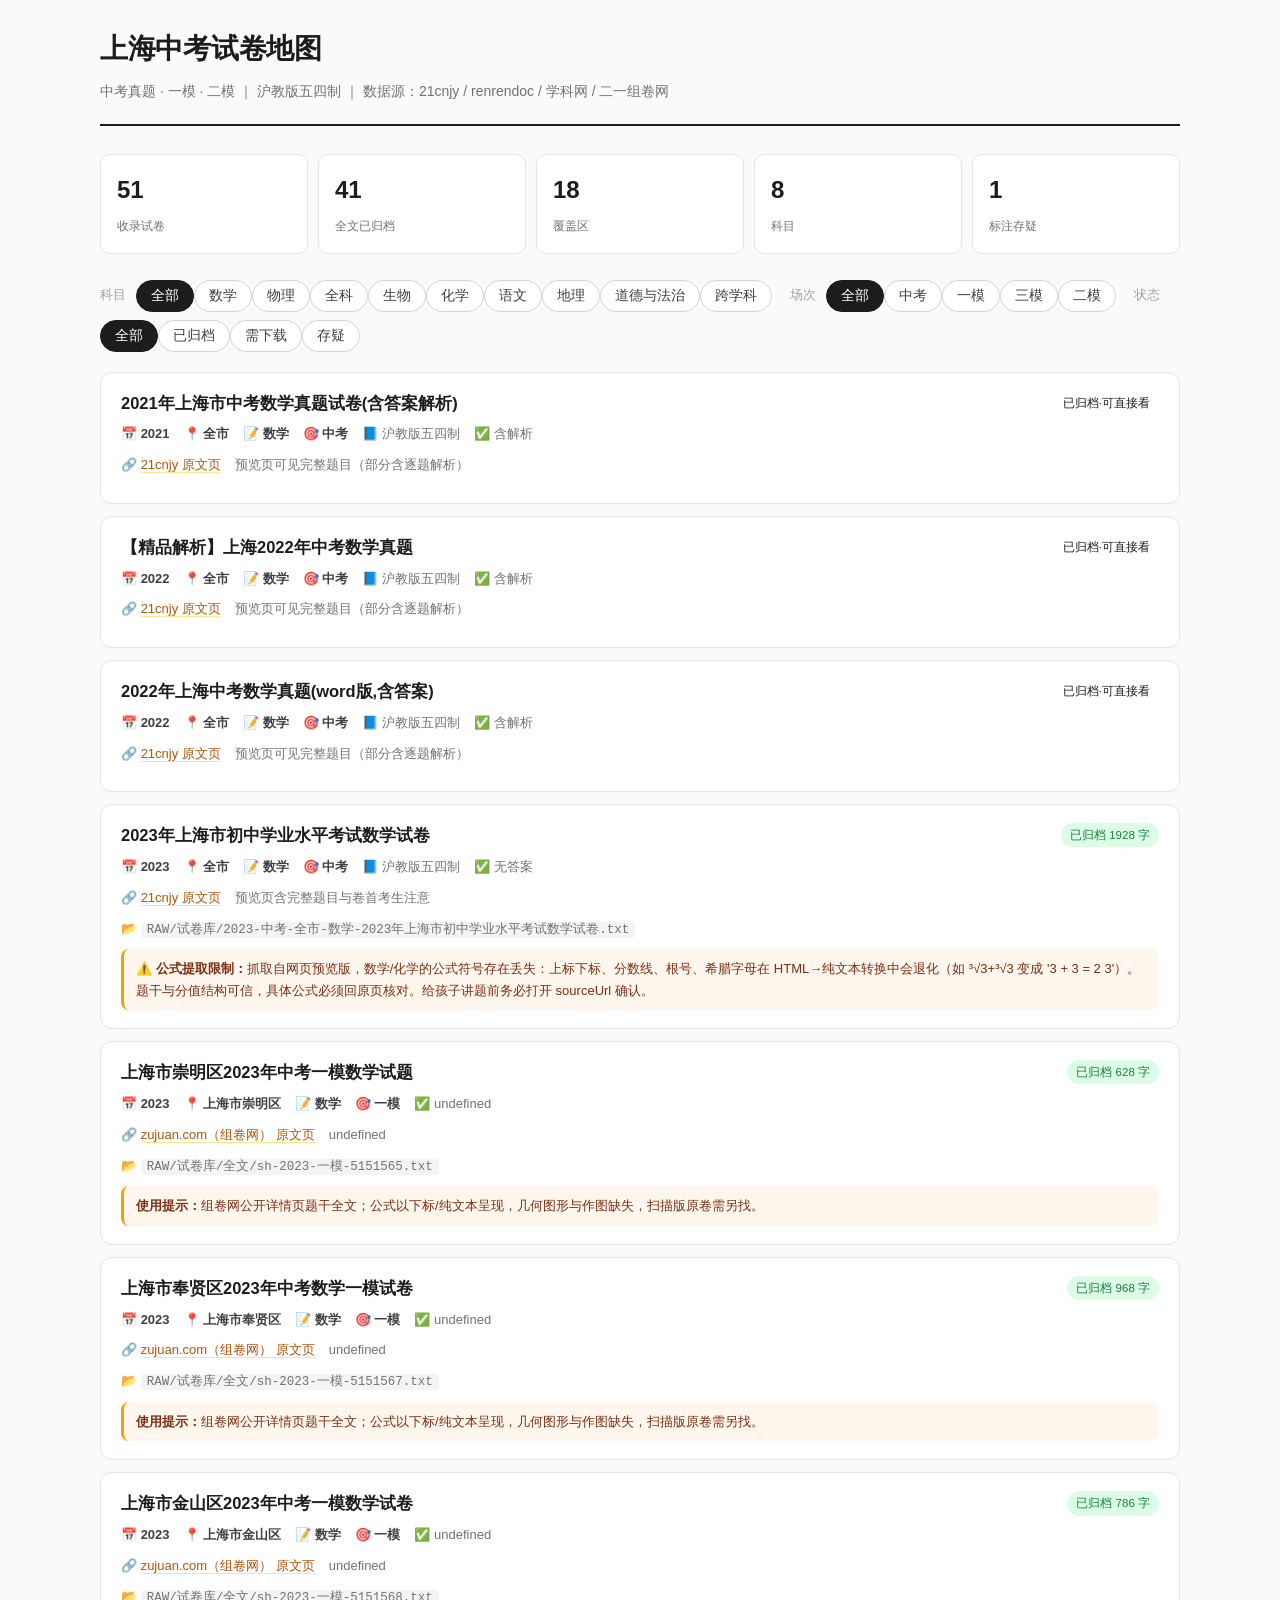
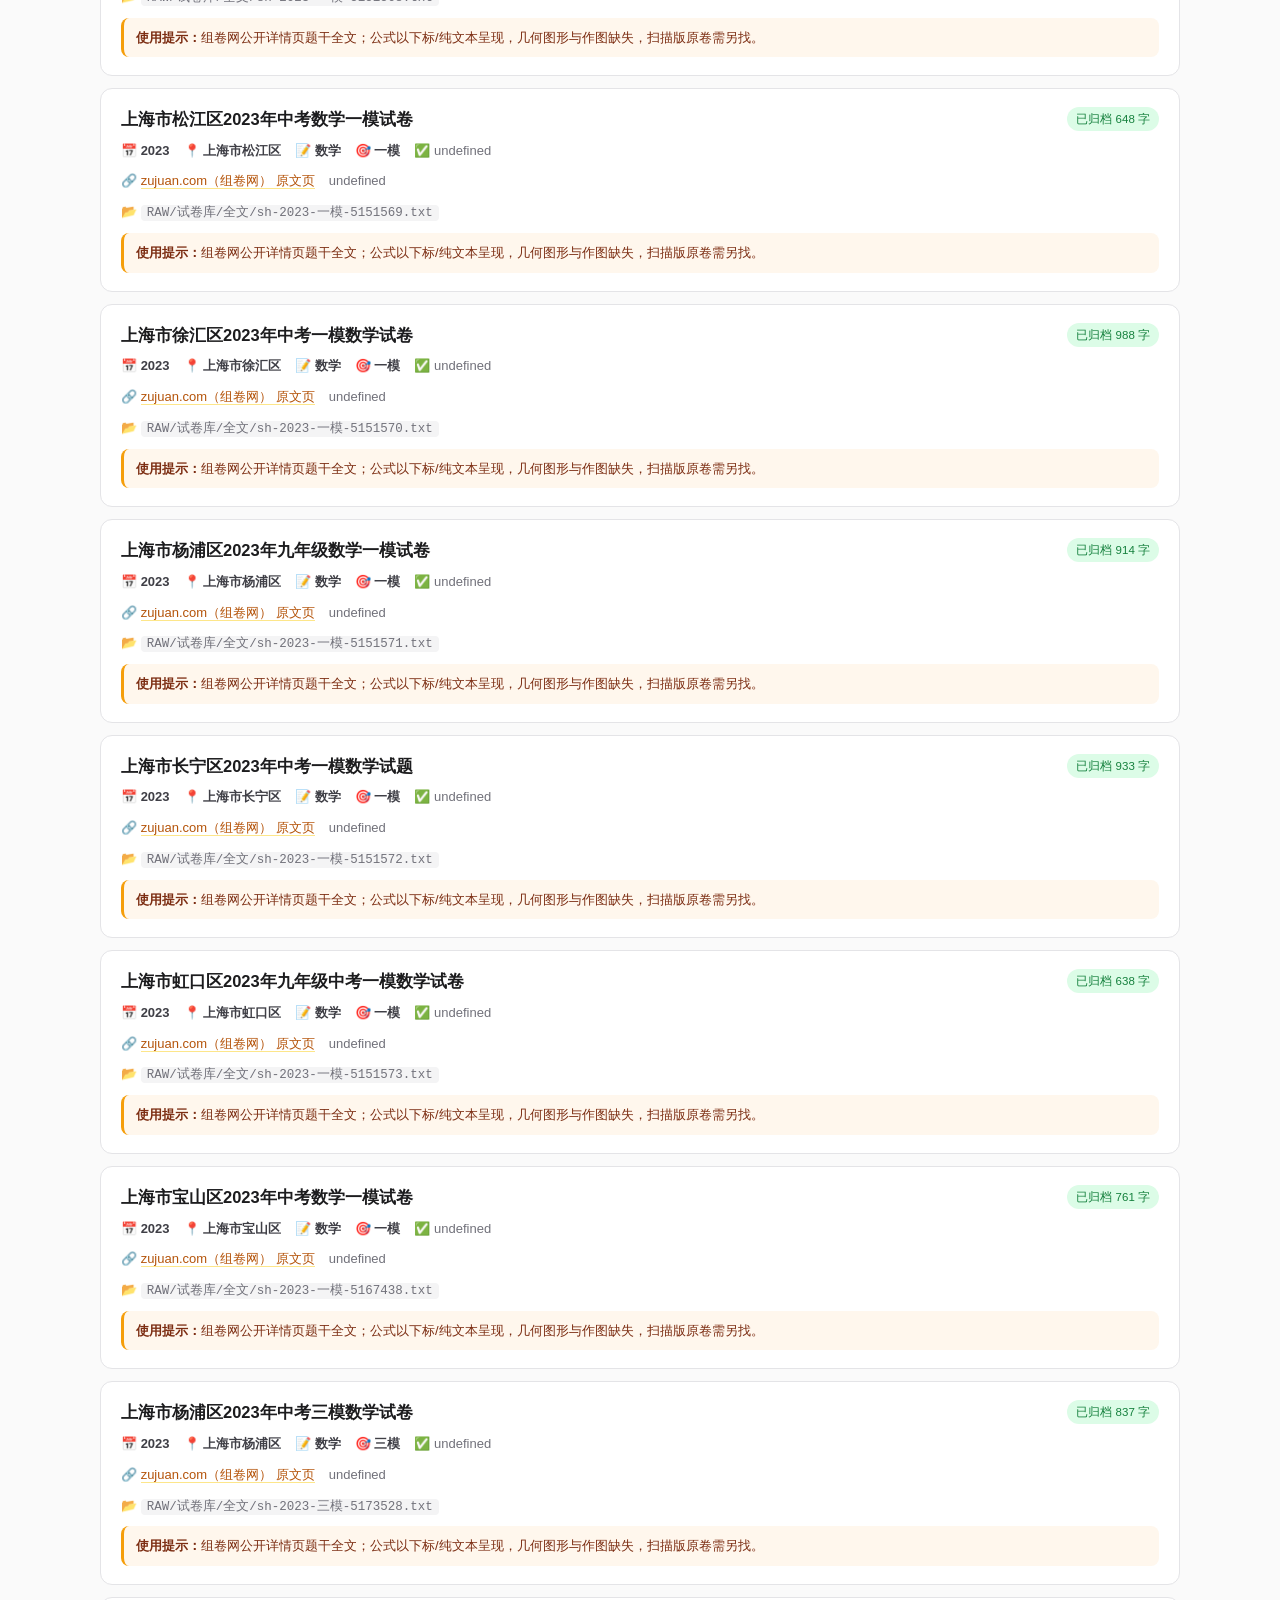
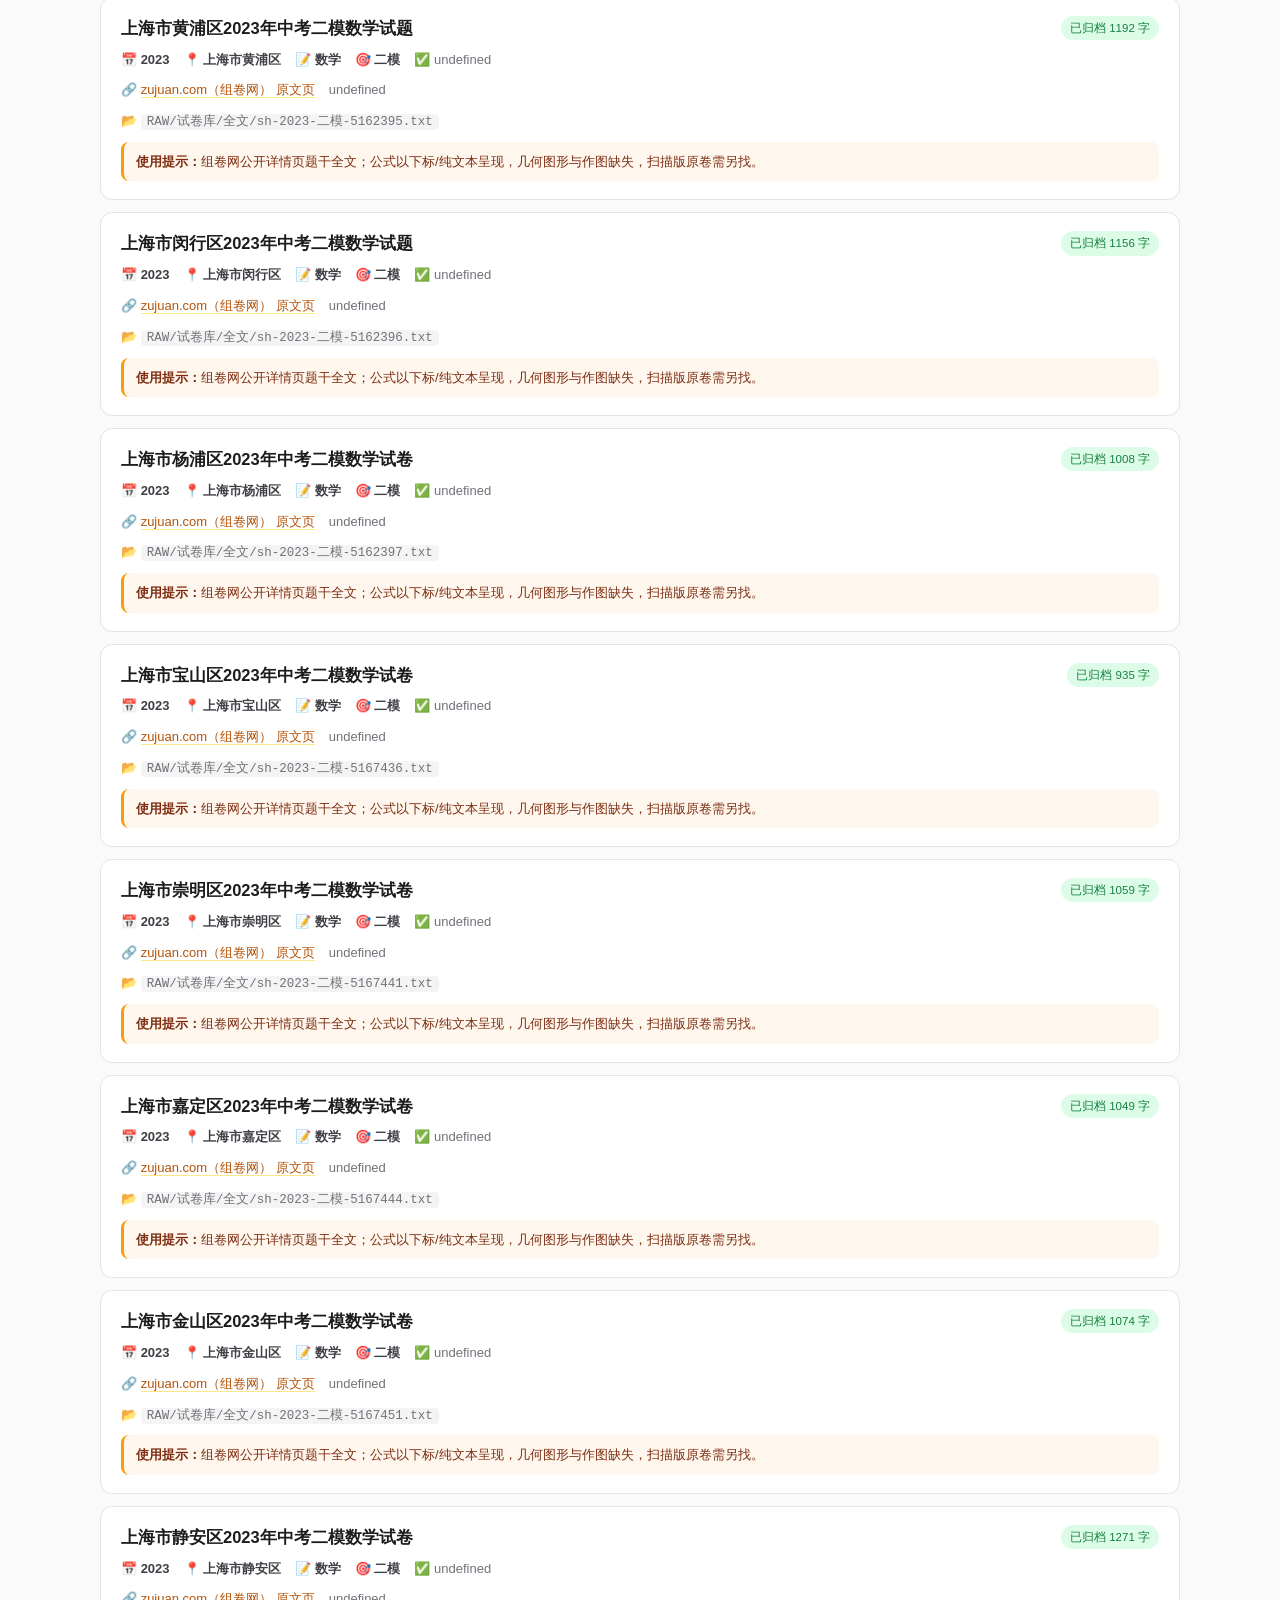
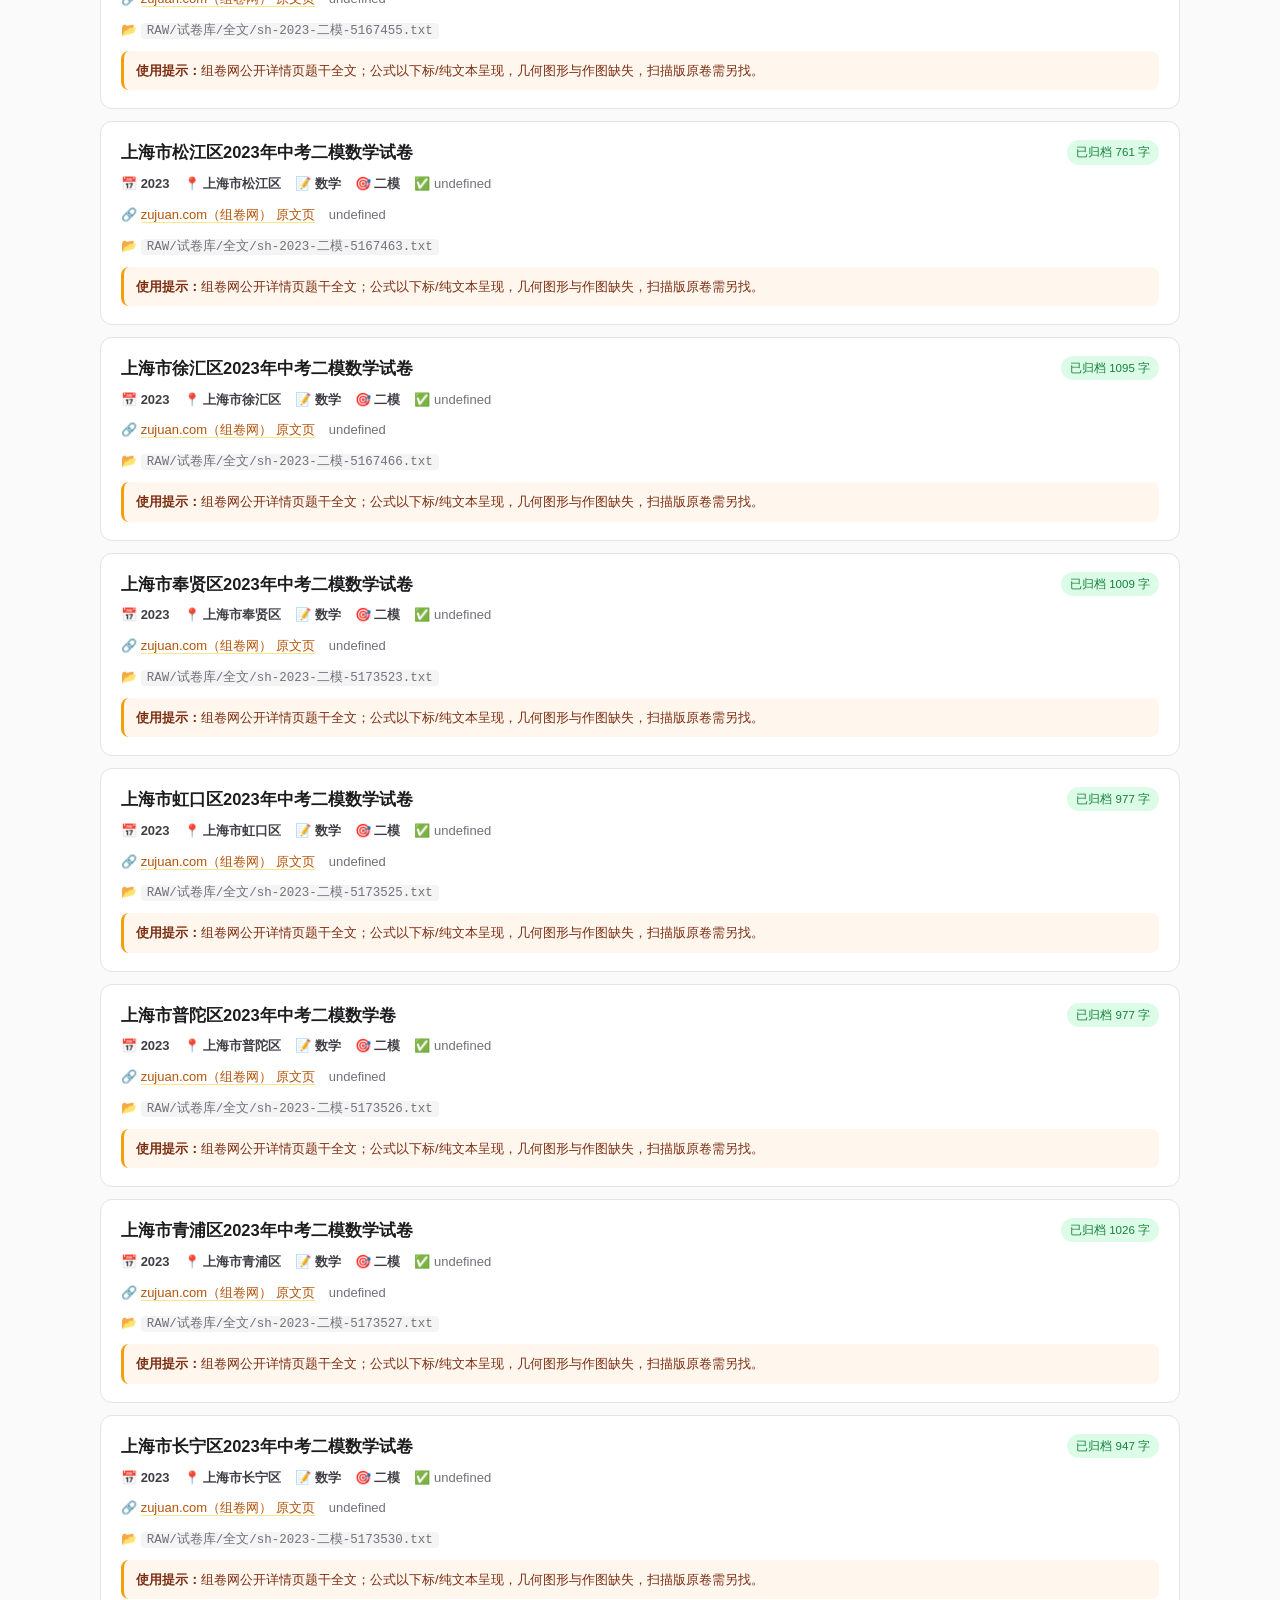
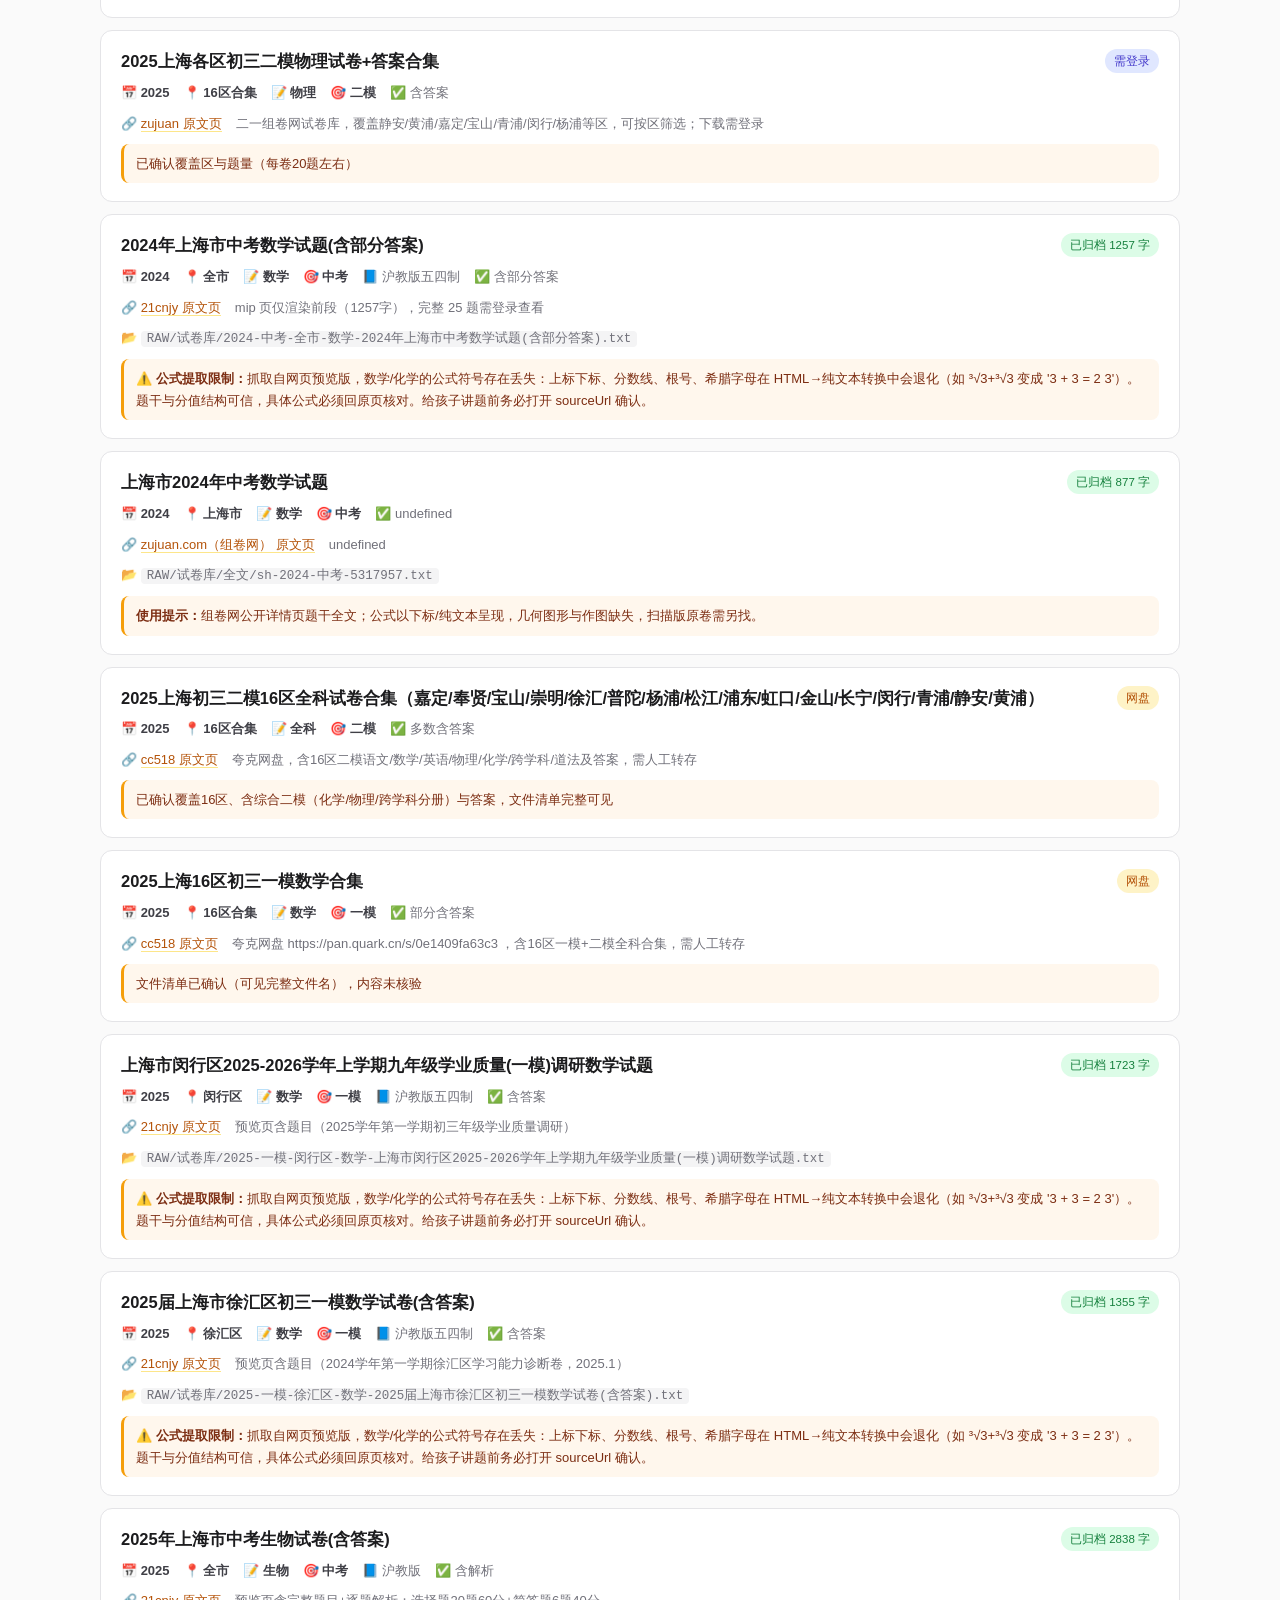
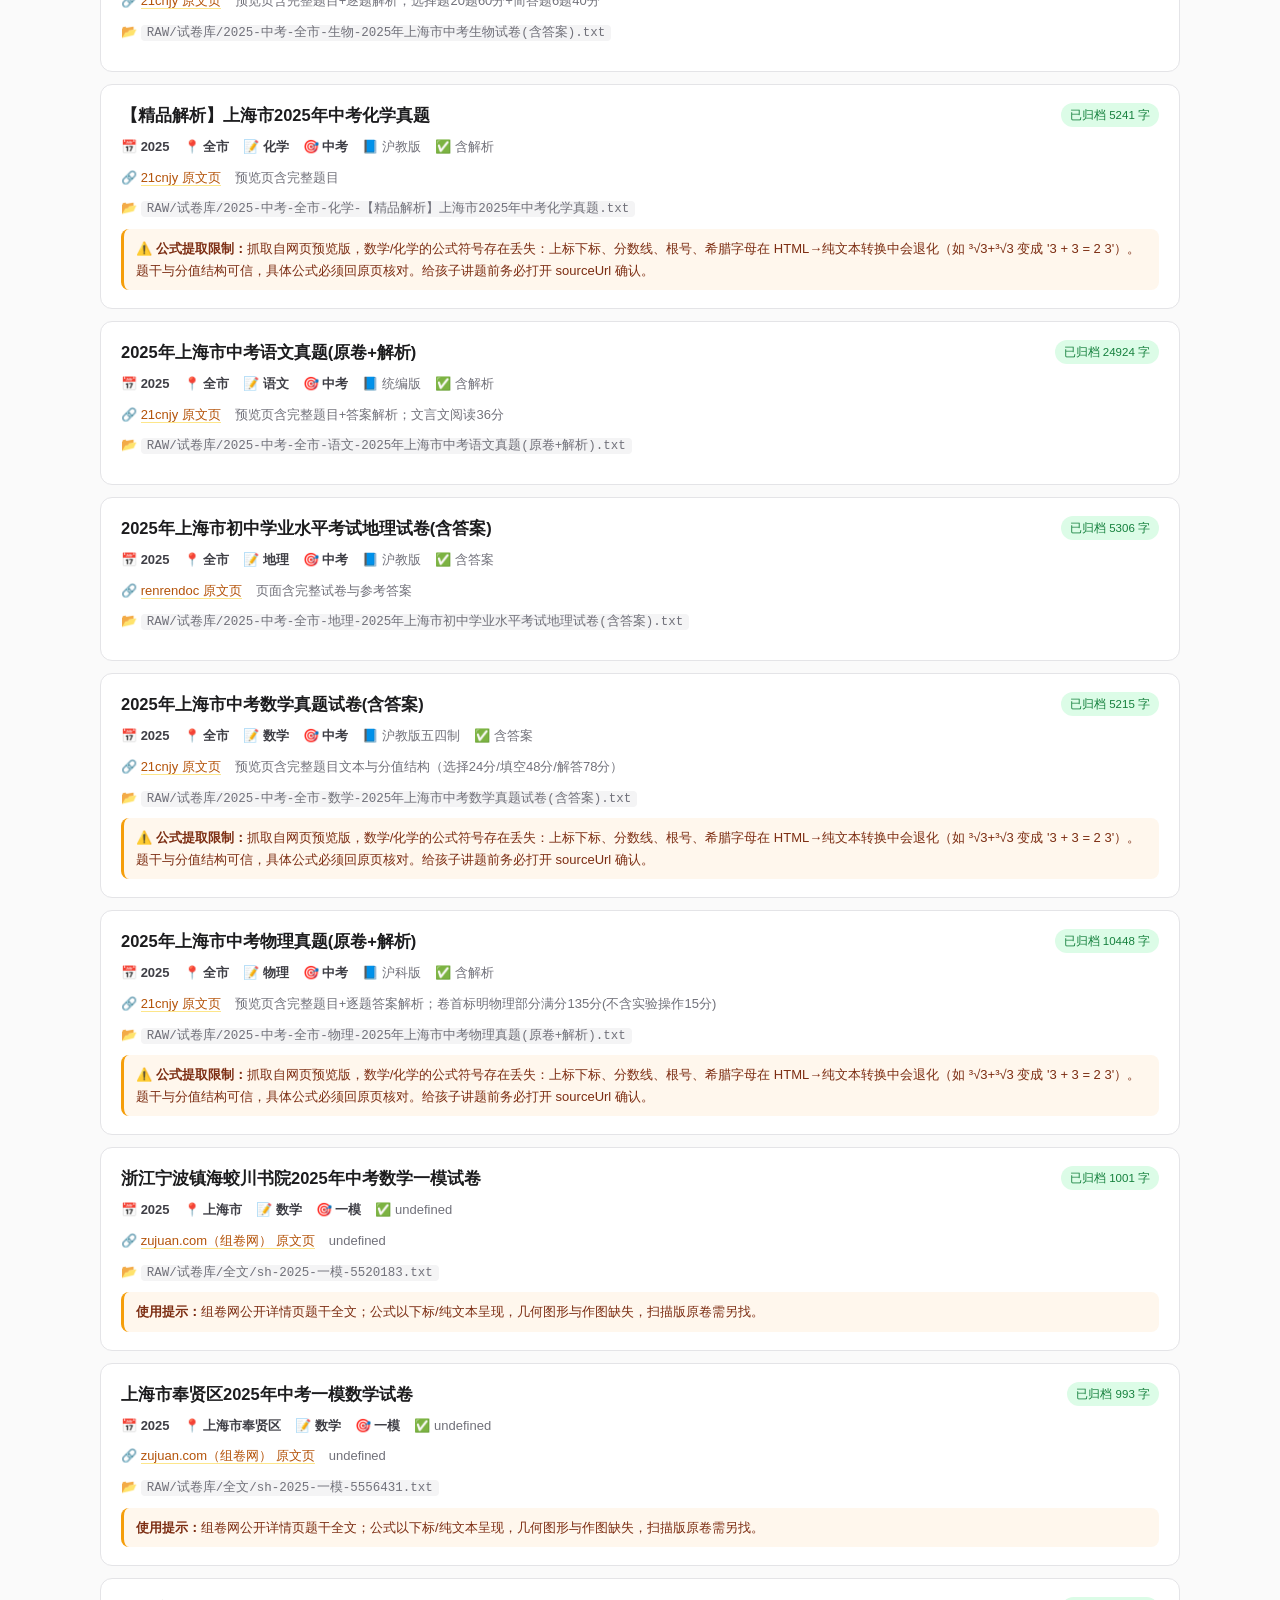
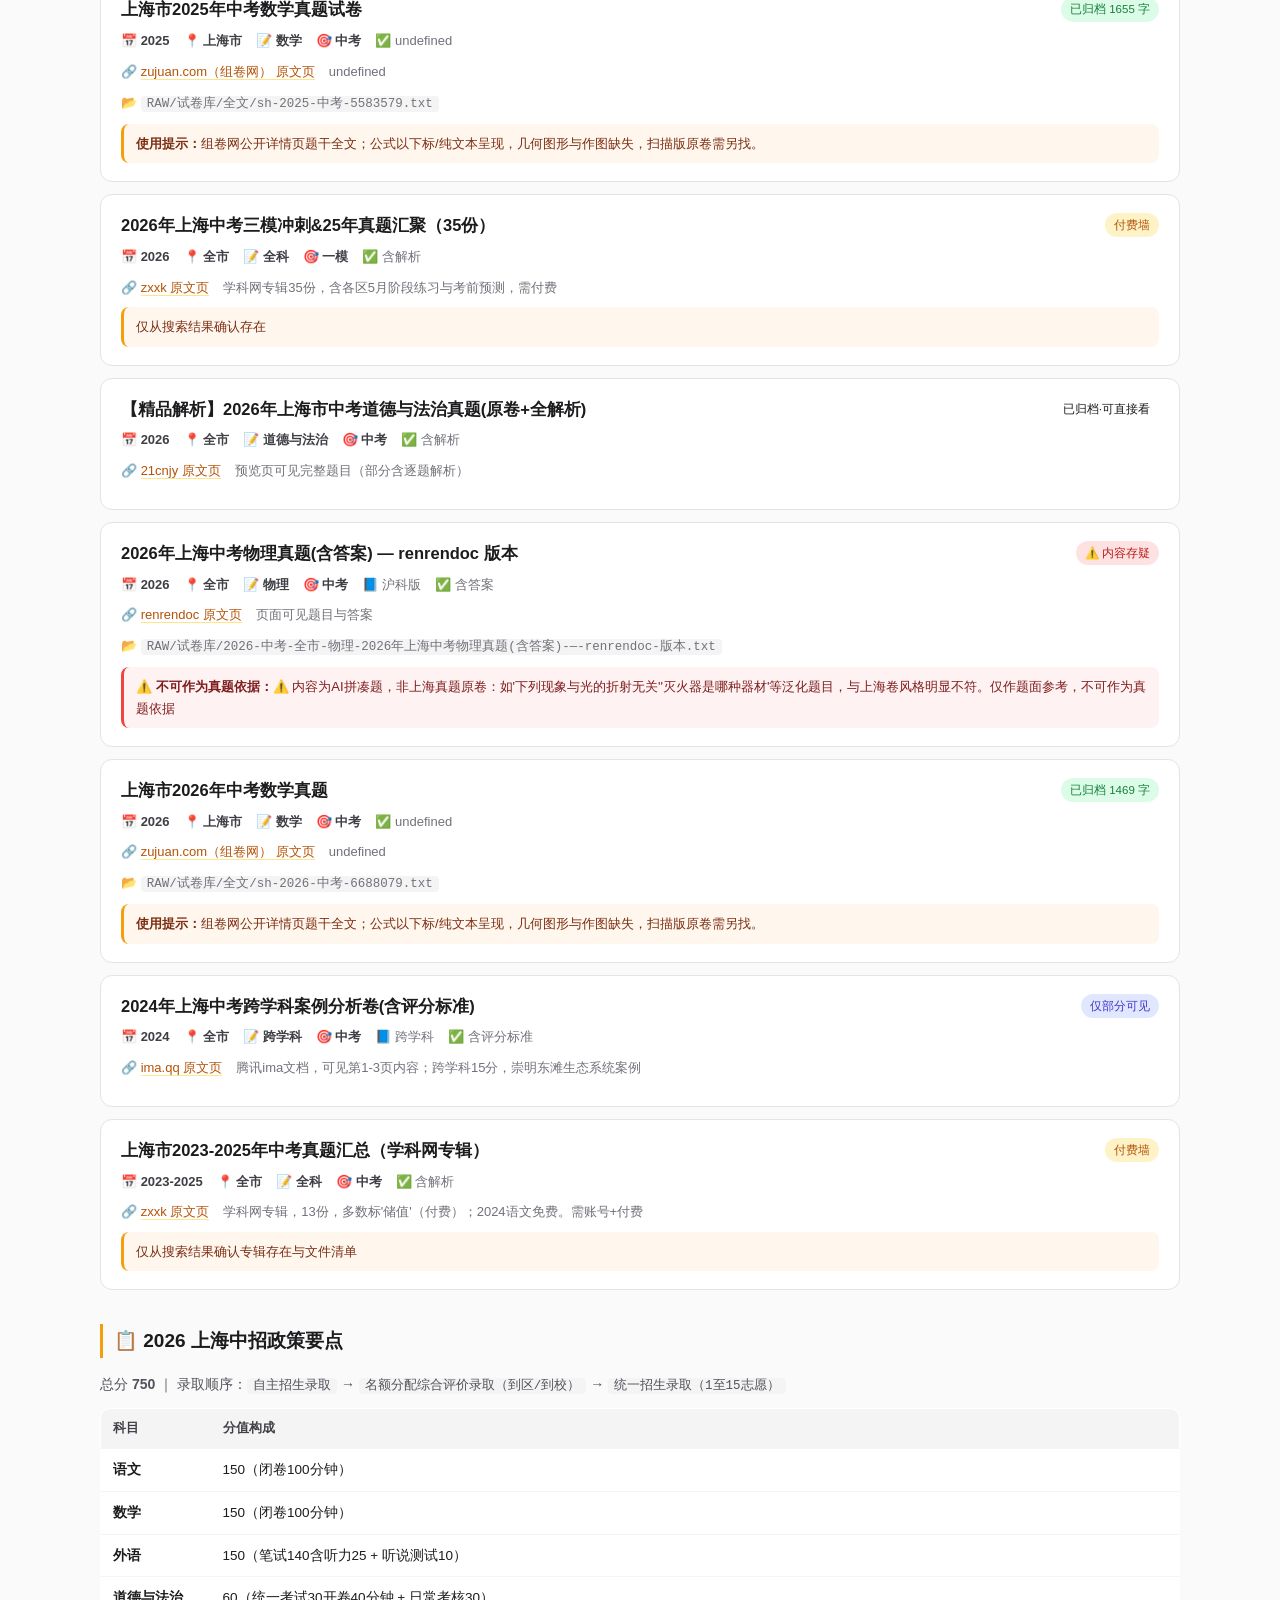
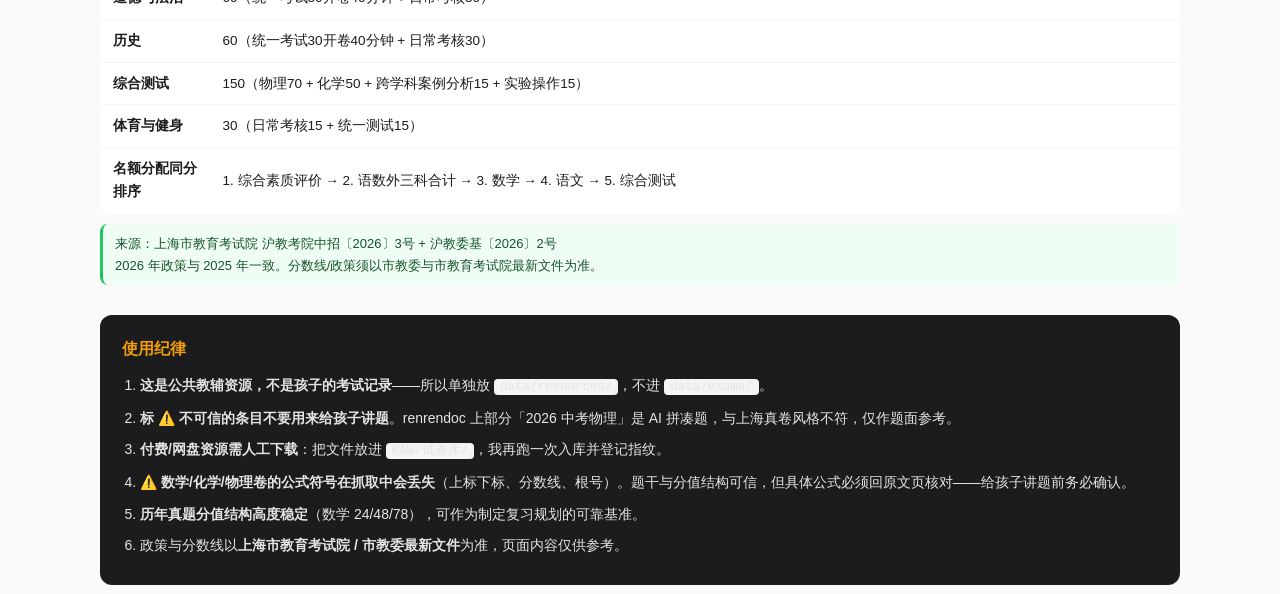
<file: docs/实战表/上海试卷地图.html>
<!DOCTYPE html>
<html lang="zh-CN">
<head>
<meta charset="UTF-8">
<meta name="viewport" content="width=device-width, initial-scale=1.0">
<title>上海中考试卷地图 · mySchoolBuddy</title>
<style>
*{box-sizing:border-box;margin:0;padding:0}
body{font-family:-apple-system,BlinkMacSystemFont,"PingFang SC","Helvetica Neue",sans-serif;
  background:#FAFAFA;color:#1C1C1E;line-height:1.75;font-size:16px;padding:24px 20px 60px}
.wrap{max-width:1080px;margin:0 auto}
header{margin-bottom:28px;padding-bottom:20px;border-bottom:2px solid #1C1C1E}
h1{font-size:28px;font-weight:700;letter-spacing:-.3px}
.sub{color:#71717A;font-size:14px;margin-top:6px}
.stats{display:grid;grid-template-columns:repeat(auto-fit,minmax(120px,1fr));gap:10px;margin:20px 0 26px}
.stat{background:#fff;border:1px solid #E4E4E7;border-radius:10px;padding:14px 16px}
.stat b{display:block;font-size:24px;font-weight:700;color:#1C1C1E}
.stat span{font-size:12px;color:#71717A}
.filters{display:flex;flex-wrap:wrap;gap:8px;margin-bottom:20px;align-items:center}
.fbtn{padding:6px 14px;border:1px solid #D4D4D8;background:#fff;border-radius:20px;
  font-size:13.5px;cursor:pointer;transition:.15s;color:#3F3F46}
.fbtn:hover{border-color:#F59E0B}
.fbtn.on{background:#1C1C1E;color:#fff;border-color:#1C1C1E}
.flabel{font-size:12.5px;color:#A1A1AA;margin-right:2px}
.card{background:#fff;border:1px solid #E4E4E7;border-radius:12px;padding:18px 20px;margin-bottom:12px;
  transition:.15s}
.card:hover{border-color:#D4D4D8;box-shadow:0 2px 12px rgba(0,0,0,.05)}
.ch{display:flex;align-items:flex-start;gap:10px;flex-wrap:wrap;margin-bottom:8px}
.t{font-size:16.5px;font-weight:600;flex:1;min-width:240px;line-height:1.5}
.tag{font-size:11.5px;padding:2px 9px;border-radius:20px;font-weight:500;white-space:nowrap}
.t-archived{background:#DCFCE7;color:#15803D}
.t-paywall,.t-netdisk{background:#FEF3C7;color:#B45309}
.t-preview,.t-login{background:#E0E7FF;color:#4338CA}
.t-suspect{background:#FEE2E2;color:#B91C1C}
.meta{font-size:13px;color:#71717A;display:flex;flex-wrap:wrap;gap:5px 14px;margin-bottom:8px}
.meta span b{color:#3F3F46;font-weight:600}
.note{font-size:13px;line-height:1.65;padding:9px 12px;border-radius:8px;margin-top:8px}
.note-warn{background:#FFF7ED;border-left:3px solid #F59E0B;color:#7C2D12}
.note-ok{background:#F0FDF4;border-left:3px solid #22C55E;color:#14532D}
.note-sus{background:#FEF2F2;border-left:3px solid #EF4444;color:#7F1D1D}
a{color:#B45309;text-decoration:none;border-bottom:1px solid #FDE68A}
a:hover{border-bottom-color:#F59E0B}
code{background:#F4F4F5;padding:1px 6px;border-radius:4px;font-size:12.5px;
  font-family:ui-monospace,SFMono-Regular,Menlo,monospace}
h2{font-size:19px;margin:34px 0 14px;padding-left:11px;border-left:3px solid #F59E0B}
table{width:100%;border-collapse:collapse;font-size:13.5px;margin:10px 0;background:#fff;
  border:1px solid #E4E4E7;border-radius:10px;overflow:hidden}
th,td{padding:9px 12px;text-align:left;border-bottom:1px solid #F4F4F5}
th{background:#F4F4F5;font-weight:600;font-size:12.5px;color:#3F3F46}
tr:last-child td{border-bottom:none}
.discipline{background:#1C1C1E;color:#E4E4E7;border-radius:12px;padding:20px 22px;margin-top:30px}
.discipline h3{color:#F59E0B;font-size:16px;margin-bottom:10px}
.discipline ol{margin-left:18px;font-size:14px}
.discipline li{margin:7px 0}
.empty{text-align:center;color:#A1A1AA;padding:40px;font-size:14px}
@media(max-width:600px){body{padding:16px 14px 40px;font-size:15.5px}h1{font-size:23px}.t{font-size:15.5px}}
</style>
</head>
<body>
<div class="wrap">
<header>
  <h1>上海中考试卷地图</h1>
  <div class="sub">中考真题 · 一模 · 二模 ｜ 沪教版五四制 ｜ 数据源：21cnjy / renrendoc / 学科网 / 二一组卷网</div>
</header>

<div class="stats" id="stats"></div>

<div class="filters">
  <span class="flabel">科目</span><span id="fSubject"></span>
  <span class="flabel" style="margin-left:10px">场次</span><span id="fSession"></span>
  <span class="flabel" style="margin-left:10px">状态</span><span id="fAccess"></span>
</div>

<div id="list"></div>

<h2>📋 2026 上海中招政策要点</h2>
<div id="policy"></div>

<div class="discipline">
  <h3>使用纪律</h3>
  <ol>
    <li><b>这是公共教辅资源，不是孩子的考试记录</b>——所以单独放 <code>data/resources/</code>，不进 <code>data/exams/</code>。</li>
    <li><b>标 ⚠️ 不可信的条目不要用来给孩子讲题</b>。renrendoc 上部分「2026 中考物理」是 AI 拼凑题，与上海真卷风格不符，仅作题面参考。</li>
    <li><b>付费/网盘资源需人工下载</b>：把文件放进 <code>RAW/试卷库/</code>，我再跑一次入库并登记指纹。</li>
    <li><b>⚠️ 数学/化学/物理卷的公式符号在抓取中会丢失</b>（上标下标、分数线、根号）。题干与分值结构可信，但具体公式必须回原文页核对——给孩子讲题前务必确认。</li>
    <li><b>历年真题分值结构高度稳定</b>（数学 24/48/78），可作为制定复习规划的可靠基准。</li>
    <li>政策与分数线以<b>上海市教育考试院 / 市教委最新文件</b>为准，页面内容仅供参考。</li>
  </ol>
</div>
</div>

<script>
const DATA = {
 "meta": {
  "schema": "resource-index.v1",
  "note": "上海市中考/一模/二模试卷资源索引。**这不是孩子参加过的考试记录**——公共教辅资源，不进 data/exams/。rawFile 指向已归档的公开可见全文；access=paywall/login 表示需人工到平台下载后放 RAW/试卷库/。",
  "created": "2026-10-02",
  "count": 51,
  "stats": {
   "fetched": 41,
   "metaOnly": 10,
   "failed": 0,
   "note": "由 papers 数组现算，非单次运行增量，三项之和恒等于 count：fetched=有 rawFile 的条数，failed=有 fetchError 的条数，metaOnly=其余（尚未抓取全文）"
  },
  "discipline": "索引只记可核实元数据；题目内容一律来自实际抓取，不编造。",
  "extractionLimits": "抓取自网页预览版，数学/化学的**公式符号存在丢失**：上标下标、分数线、根号、希腊字母在 HTML→纯文本转换中会退化（如 ³√3+³√3 变成 '3 + 3 = 2 3'）。**题干与分值结构可信，具体公式必须回原页核对**。给孩子讲题前务必打开 sourceUrl 确认。",
  "limitAffected": 8,
  "updated": "2026-10-04"
 },
 "shanghaiPolicy": {
  "总分": 750,
  "科目分值": {
   "语文": "150（闭卷100分钟）",
   "数学": "150（闭卷100分钟）",
   "外语": "150（笔试140含听力25 + 听说测试10）",
   "道德与法治": "60（统一考试30开卷40分钟 + 日常考核30）",
   "历史": "60（统一考试30开卷40分钟 + 日常考核30）",
   "综合测试": "150（物理70 + 化学50 + 跨学科案例分析15 + 实验操作15）",
   "体育与健身": "30（日常考核15 + 统一测试15）"
  },
  "录取批次": [
   "自主招生录取",
   "名额分配综合评价录取（到区/到校）",
   "统一招生录取（1至15志愿）"
  ],
  "名额分配同分排序": [
   "综合素质评价",
   "语数外三科合计",
   "数学",
   "语文",
   "综合测试"
  ],
  "来源": "上海市教育考试院 沪教考院中招〔2026〕3号 + 沪教委基〔2026〕2号",
  "note": "2026 年政策与 2025 年一致。分数线/政策须以市教委与市教育考试院最新文件为准。"
 },
 "regions": [
  "16区合集",
  "上海市",
  "上海市嘉定区",
  "上海市奉贤区",
  "上海市宝山区",
  "上海市崇明区",
  "上海市徐汇区",
  "上海市普陀区",
  "上海市杨浦区",
  "上海市松江区",
  "上海市虹口区",
  "上海市金山区",
  "上海市长宁区",
  "上海市闵行区",
  "上海市青浦区",
  "上海市静安区",
  "上海市黄浦区",
  "全市",
  "徐汇区",
  "闵行区"
 ],
 "subjects": [
  "全科",
  "化学",
  "地理",
  "数学",
  "物理",
  "生物",
  "语文",
  "跨学科",
  "道德与法治"
 ],
 "papers": [
  {
   "id": "sh-2021-zk-math",
   "year": "2021",
   "session": "中考",
   "region": "全市",
   "subject": "数学",
   "title": "2021年上海市中考数学真题试卷(含答案解析)",
   "sourceSite": "21cnjy",
   "sourceUrl": "https://zy.21cnjy.com/11869802",
   "docId": "11869802",
   "mipUrl": "https://mip.21cnjy.com/H/11869802.shtml",
   "access": "open",
   "accessNote": "预览页可见完整题目（部分含逐题解析）",
   "curriculumNote": "沪教版五四制",
   "trustNote": "含知识点标注与解析，题目可信；公式符号可能有损，需回原页核对",
   "hasAnswer": "含解析",
   "rawFile": null,
   "chars": 0,
   "fetchedAt": null,
   "trustLevel": "medium"
  },
  {
   "id": "sh-2022-zk-math",
   "year": "2022",
   "session": "中考",
   "region": "全市",
   "subject": "数学",
   "title": "【精品解析】上海2022年中考数学真题",
   "sourceSite": "21cnjy",
   "sourceUrl": "https://zy.21cnjy.com/12830085",
   "docId": "12830085",
   "mipUrl": "https://mip.21cnjy.com/H/12830085.shtml",
   "access": "open",
   "accessNote": "预览页可见完整题目（部分含逐题解析）",
   "curriculumNote": "沪教版五四制",
   "trustNote": "含知识点标注与解析，题目可信；公式符号可能有损，需回原页核对",
   "hasAnswer": "含解析",
   "rawFile": null,
   "chars": 0,
   "fetchedAt": null,
   "pageCount": 10,
   "rawImages": [
    "RAW/试卷库/原卷扫描/sh-2022-zk-math-p01.png",
    "RAW/试卷库/原卷扫描/sh-2022-zk-math-p02.png",
    "RAW/试卷库/原卷扫描/sh-2022-zk-math-p03.png",
    "RAW/试卷库/原卷扫描/sh-2022-zk-math-p04.png",
    "RAW/试卷库/原卷扫描/sh-2022-zk-math-p05.png",
    "RAW/试卷库/原卷扫描/sh-2022-zk-math-p06.png",
    "RAW/试卷库/原卷扫描/sh-2022-zk-math-p07.png",
    "RAW/试卷库/原卷扫描/sh-2022-zk-math-p08.png",
    "RAW/试卷库/原卷扫描/sh-2022-zk-math-p09.png",
    "RAW/试卷库/原卷扫描/sh-2022-zk-math-p10.png"
   ],
   "pagesComplete": false,
   "imageNote": "平台公开预览10页，非完整原卷；完整原卷需付费/网盘",
   "trustLevel": "medium"
  },
  {
   "id": "sh-2022-zk-math-w",
   "year": "2022",
   "session": "中考",
   "region": "全市",
   "subject": "数学",
   "title": "2022年上海中考数学真题(word版,含答案)",
   "sourceSite": "21cnjy",
   "sourceUrl": "https://mip.21cnjy.com/H/12731403.shtml",
   "docId": "12731403",
   "mipUrl": "https://mip.21cnjy.com/H/12731403.shtml",
   "access": "open",
   "accessNote": "预览页可见完整题目（部分含逐题解析）",
   "curriculumNote": "沪教版五四制",
   "trustNote": "含知识点标注与解析，题目可信；公式符号可能有损，需回原页核对",
   "hasAnswer": "含解析",
   "rawFile": null,
   "chars": 0,
   "fetchedAt": null,
   "pageCount": 3,
   "rawImages": [
    "RAW/试卷库/原卷扫描/sh-2022-zk-math-w-p01.png",
    "RAW/试卷库/原卷扫描/sh-2022-zk-math-w-p02.png",
    "RAW/试卷库/原卷扫描/sh-2022-zk-math-w-p03.png"
   ],
   "pagesComplete": false,
   "imageNote": "平台公开预览3页，非完整原卷；完整原卷需付费/网盘",
   "trustLevel": "medium"
  },
  {
   "id": "sh-2023-zk-math",
   "year": 2023,
   "session": "中考",
   "region": "全市",
   "subject": "数学",
   "title": "2023年上海市初中学业水平考试数学试卷",
   "sourceSite": "21cnjy",
   "sourceUrl": "https://zy.21cnjy.com/16276743",
   "access": "open",
   "accessNote": "预览页含完整题目与卷首考生注意",
   "curriculumNote": "沪教版五四制",
   "trustNote": "含完整卷首说明（100分钟/满分150/共4页），真实真题",
   "hasAnswer": "无答案",
   "rawFile": "RAW/试卷库/2023-中考-全市-数学-2023年上海市初中学业水平考试数学试卷.txt",
   "chars": 1928,
   "fetchedAt": "2026-10-02",
   "extractionLimit": "抓取自网页预览版，数学/化学的**公式符号存在丢失**：上标下标、分数线、根号、希腊字母在 HTML→纯文本转换中会退化（如 ³√3+³√3 变成 '3 + 3 = 2 3'）。**题干与分值结构可信，具体公式必须回原页核对**。给孩子讲题前务必打开 sourceUrl 确认。",
   "docId": "16276743",
   "mipUrl": "https://mip.21cnjy.com/H/16276743.shtml",
   "pageCount": 2,
   "rawImages": [
    "RAW/试卷库/原卷扫描/sh-2023-zk-math-p01.png",
    "RAW/试卷库/原卷扫描/sh-2023-zk-math-p02.png"
   ],
   "pagesComplete": false,
   "imageNote": "平台公开预览2页，非完整原卷；完整原卷需付费/网盘",
   "trustLevel": "high"
  },
  {
   "id": "sh-2023-一模-5151565",
   "year": 2023,
   "session": "一模",
   "region": "上海市崇明区",
   "subject": "数学",
   "title": "上海市崇明区2023年中考一模数学试题",
   "paperKind": "中考模拟",
   "sourceSite": "zujuan.com（组卷网）",
   "sourceUrl": "https://www.zujuan.com/paper/view-5151565.shtml",
   "paperId": "5151565",
   "access": "preview",
   "trustLevel": "medium",
   "trustNote": "组卷网公开详情页题干全文；公式以下标/纯文本呈现，几何图形与作图缺失，扫描版原卷需另找。",
   "rawFile": "RAW/试卷库/全文/sh-2023-一模-5151565.txt",
   "chars": 628,
   "questionSignals": 5,
   "chid": 3,
   "bodySha": "14ec13ff92ed0c47ece54797c81876374e13ababe5a3fe4e69f7a03caa6fc6e5"
  },
  {
   "id": "sh-2023-一模-5151567",
   "year": 2023,
   "session": "一模",
   "region": "上海市奉贤区",
   "subject": "数学",
   "title": "上海市奉贤区2023年中考数学一模试卷",
   "paperKind": "中考模拟",
   "sourceSite": "zujuan.com（组卷网）",
   "sourceUrl": "https://www.zujuan.com/paper/view-5151567.shtml",
   "paperId": "5151567",
   "access": "preview",
   "trustLevel": "medium",
   "trustNote": "组卷网公开详情页题干全文；公式以下标/纯文本呈现，几何图形与作图缺失，扫描版原卷需另找。",
   "rawFile": "RAW/试卷库/全文/sh-2023-一模-5151567.txt",
   "chars": 968,
   "questionSignals": 7,
   "chid": 3,
   "bodySha": "69a3cb40b8a7861001dc29a0071ea66129cdb6ea2492bb46074e1bd5a73b006c"
  },
  {
   "id": "sh-2023-一模-5151568",
   "year": 2023,
   "session": "一模",
   "region": "上海市金山区",
   "subject": "数学",
   "title": "上海市金山区2023年中考一模数学试卷",
   "paperKind": "中考模拟",
   "sourceSite": "zujuan.com（组卷网）",
   "sourceUrl": "https://www.zujuan.com/paper/view-5151568.shtml",
   "paperId": "5151568",
   "access": "preview",
   "trustLevel": "medium",
   "trustNote": "组卷网公开详情页题干全文；公式以下标/纯文本呈现，几何图形与作图缺失，扫描版原卷需另找。",
   "rawFile": "RAW/试卷库/全文/sh-2023-一模-5151568.txt",
   "chars": 786,
   "questionSignals": 11,
   "chid": 3,
   "bodySha": "9bd8162e43428e491909a7e88fae434471239f58a189e245fd9890b5dee1bfe9"
  },
  {
   "id": "sh-2023-一模-5151569",
   "year": 2023,
   "session": "一模",
   "region": "上海市松江区",
   "subject": "数学",
   "title": "上海市松江区2023年中考数学一模试卷",
   "paperKind": "中考模拟",
   "sourceSite": "zujuan.com（组卷网）",
   "sourceUrl": "https://www.zujuan.com/paper/view-5151569.shtml",
   "paperId": "5151569",
   "access": "preview",
   "trustLevel": "medium",
   "trustNote": "组卷网公开详情页题干全文；公式以下标/纯文本呈现，几何图形与作图缺失，扫描版原卷需另找。",
   "rawFile": "RAW/试卷库/全文/sh-2023-一模-5151569.txt",
   "chars": 648,
   "questionSignals": 7,
   "chid": 3,
   "bodySha": "6dce8b4590cc8a6cfcd2733c07390b83112b977bbcd8ba9bd7de7cfd9f941deb"
  },
  {
   "id": "sh-2023-一模-5151570",
   "year": 2023,
   "session": "一模",
   "region": "上海市徐汇区",
   "subject": "数学",
   "title": "上海市徐汇区2023年中考一模数学试卷",
   "paperKind": "中考模拟",
   "sourceSite": "zujuan.com（组卷网）",
   "sourceUrl": "https://www.zujuan.com/paper/view-5151570.shtml",
   "paperId": "5151570",
   "access": "preview",
   "trustLevel": "medium",
   "trustNote": "组卷网公开详情页题干全文；公式以下标/纯文本呈现，几何图形与作图缺失，扫描版原卷需另找。",
   "rawFile": "RAW/试卷库/全文/sh-2023-一模-5151570.txt",
   "chars": 988,
   "questionSignals": 13,
   "chid": 3,
   "bodySha": "21fbdab8967ef925de5727f79b186a4bd794d73f9477da292fc81921a4692f7a"
  },
  {
   "id": "sh-2023-一模-5151571",
   "year": 2023,
   "session": "一模",
   "region": "上海市杨浦区",
   "subject": "数学",
   "title": "上海市杨浦区2023年九年级数学一模试卷",
   "paperKind": "中考模拟",
   "sourceSite": "zujuan.com（组卷网）",
   "sourceUrl": "https://www.zujuan.com/paper/view-5151571.shtml",
   "paperId": "5151571",
   "access": "preview",
   "trustLevel": "medium",
   "trustNote": "组卷网公开详情页题干全文；公式以下标/纯文本呈现，几何图形与作图缺失，扫描版原卷需另找。",
   "rawFile": "RAW/试卷库/全文/sh-2023-一模-5151571.txt",
   "chars": 914,
   "questionSignals": 13,
   "chid": 3,
   "bodySha": "287640eeaa3ede7d071473607e2253b65259153286f3e702b49cec5e0f884836"
  },
  {
   "id": "sh-2023-一模-5151572",
   "year": 2023,
   "session": "一模",
   "region": "上海市长宁区",
   "subject": "数学",
   "title": "上海市长宁区2023年中考一模数学试题",
   "paperKind": "中考模拟",
   "sourceSite": "zujuan.com（组卷网）",
   "sourceUrl": "https://www.zujuan.com/paper/view-5151572.shtml",
   "paperId": "5151572",
   "access": "preview",
   "trustLevel": "medium",
   "trustNote": "组卷网公开详情页题干全文；公式以下标/纯文本呈现，几何图形与作图缺失，扫描版原卷需另找。",
   "rawFile": "RAW/试卷库/全文/sh-2023-一模-5151572.txt",
   "chars": 933,
   "questionSignals": 5,
   "chid": 3,
   "bodySha": "4eb09a7051b69762ad9d8948fca37c595143cbdaab24b77db0bbaecc3bef6504"
  },
  {
   "id": "sh-2023-一模-5151573",
   "year": 2023,
   "session": "一模",
   "region": "上海市虹口区",
   "subject": "数学",
   "title": "上海市虹口区2023年九年级中考一模数学试卷",
   "paperKind": "中考模拟",
   "sourceSite": "zujuan.com（组卷网）",
   "sourceUrl": "https://www.zujuan.com/paper/view-5151573.shtml",
   "paperId": "5151573",
   "access": "preview",
   "trustLevel": "medium",
   "trustNote": "组卷网公开详情页题干全文；公式以下标/纯文本呈现，几何图形与作图缺失，扫描版原卷需另找。",
   "rawFile": "RAW/试卷库/全文/sh-2023-一模-5151573.txt",
   "chars": 638,
   "questionSignals": 8,
   "chid": 3,
   "bodySha": "92caf44ce4f2f760465e338ba9227ccf06c2b8f9f3315bc1f10277f8e430e294"
  },
  {
   "id": "sh-2023-一模-5167438",
   "year": 2023,
   "session": "一模",
   "region": "上海市宝山区",
   "subject": "数学",
   "title": "上海市宝山区2023年中考数学一模试卷",
   "paperKind": "中考模拟",
   "sourceSite": "zujuan.com（组卷网）",
   "sourceUrl": "https://www.zujuan.com/paper/view-5167438.shtml",
   "paperId": "5167438",
   "access": "preview",
   "trustLevel": "medium",
   "trustNote": "组卷网公开详情页题干全文；公式以下标/纯文本呈现，几何图形与作图缺失，扫描版原卷需另找。",
   "rawFile": "RAW/试卷库/全文/sh-2023-一模-5167438.txt",
   "chars": 761,
   "questionSignals": 8,
   "chid": 3,
   "bodySha": "a13aa9555be5823c154b3c31d698a4018fbd0cb8a50218c6478b7e60e56976f1"
  },
  {
   "id": "sh-2023-三模-5173528",
   "year": 2023,
   "session": "三模",
   "region": "上海市杨浦区",
   "subject": "数学",
   "title": "上海市杨浦区2023年中考三模数学试卷",
   "paperKind": "中考模拟",
   "sourceSite": "zujuan.com（组卷网）",
   "sourceUrl": "https://www.zujuan.com/paper/view-5173528.shtml",
   "paperId": "5173528",
   "access": "preview",
   "trustLevel": "medium",
   "trustNote": "组卷网公开详情页题干全文；公式以下标/纯文本呈现，几何图形与作图缺失，扫描版原卷需另找。",
   "rawFile": "RAW/试卷库/全文/sh-2023-三模-5173528.txt",
   "chars": 837,
   "questionSignals": 10,
   "chid": 3,
   "bodySha": "e9f348f24b78208eece63b61abeb2a3e8a8d05b79db5a21a05052aea411ea1db"
  },
  {
   "id": "sh-2023-二模-5162395",
   "year": 2023,
   "session": "二模",
   "region": "上海市黄浦区",
   "subject": "数学",
   "title": "上海市黄浦区2023年中考二模数学试题",
   "paperKind": "中考模拟",
   "sourceSite": "zujuan.com（组卷网）",
   "sourceUrl": "https://www.zujuan.com/paper/view-5162395.shtml",
   "paperId": "5162395",
   "access": "preview",
   "trustLevel": "medium",
   "trustNote": "组卷网公开详情页题干全文；公式以下标/纯文本呈现，几何图形与作图缺失，扫描版原卷需另找。",
   "rawFile": "RAW/试卷库/全文/sh-2023-二模-5162395.txt",
   "chars": 1192,
   "questionSignals": 9,
   "chid": 3,
   "bodySha": "0d930b717685c4f08a569b1bc20da4fc9b6991ba9dca439ff0a3d29208889c50"
  },
  {
   "id": "sh-2023-二模-5162396",
   "year": 2023,
   "session": "二模",
   "region": "上海市闵行区",
   "subject": "数学",
   "title": "上海市闵行区2023年中考二模数学试题",
   "paperKind": "中考模拟",
   "sourceSite": "zujuan.com（组卷网）",
   "sourceUrl": "https://www.zujuan.com/paper/view-5162396.shtml",
   "paperId": "5162396",
   "access": "preview",
   "trustLevel": "medium",
   "trustNote": "组卷网公开详情页题干全文；公式以下标/纯文本呈现，几何图形与作图缺失，扫描版原卷需另找。",
   "rawFile": "RAW/试卷库/全文/sh-2023-二模-5162396.txt",
   "chars": 1156,
   "questionSignals": 6,
   "chid": 3,
   "bodySha": "74283b2dd2008c7a77b21f433653336fc3a66142237bfd5878f934ed7627e486"
  },
  {
   "id": "sh-2023-二模-5162397",
   "year": 2023,
   "session": "二模",
   "region": "上海市杨浦区",
   "subject": "数学",
   "title": "上海市杨浦区2023年中考二模数学试卷",
   "paperKind": "中考模拟",
   "sourceSite": "zujuan.com（组卷网）",
   "sourceUrl": "https://www.zujuan.com/paper/view-5162397.shtml",
   "paperId": "5162397",
   "access": "preview",
   "trustLevel": "medium",
   "trustNote": "组卷网公开详情页题干全文；公式以下标/纯文本呈现，几何图形与作图缺失，扫描版原卷需另找。",
   "rawFile": "RAW/试卷库/全文/sh-2023-二模-5162397.txt",
   "chars": 1008,
   "questionSignals": 9,
   "chid": 3,
   "bodySha": "f66c1fec0c7316aa18dbb9f6cfe432d7263ad6bc97bec55393045a6257b454ac"
  },
  {
   "id": "sh-2023-二模-5167436",
   "year": 2023,
   "session": "二模",
   "region": "上海市宝山区",
   "subject": "数学",
   "title": "上海市宝山区2023年中考二模数学试卷",
   "paperKind": "中考模拟",
   "sourceSite": "zujuan.com（组卷网）",
   "sourceUrl": "https://www.zujuan.com/paper/view-5167436.shtml",
   "paperId": "5167436",
   "access": "preview",
   "trustLevel": "medium",
   "trustNote": "组卷网公开详情页题干全文；公式以下标/纯文本呈现，几何图形与作图缺失，扫描版原卷需另找。",
   "rawFile": "RAW/试卷库/全文/sh-2023-二模-5167436.txt",
   "chars": 935,
   "questionSignals": 6,
   "chid": 3,
   "bodySha": "9bd29cc5368030510843df8ec2638c09073d522bc82d501af61228b532b5982d"
  },
  {
   "id": "sh-2023-二模-5167441",
   "year": 2023,
   "session": "二模",
   "region": "上海市崇明区",
   "subject": "数学",
   "title": "上海市崇明区2023年中考二模数学试卷",
   "paperKind": "中考模拟",
   "sourceSite": "zujuan.com（组卷网）",
   "sourceUrl": "https://www.zujuan.com/paper/view-5167441.shtml",
   "paperId": "5167441",
   "access": "preview",
   "trustLevel": "medium",
   "trustNote": "组卷网公开详情页题干全文；公式以下标/纯文本呈现，几何图形与作图缺失，扫描版原卷需另找。",
   "rawFile": "RAW/试卷库/全文/sh-2023-二模-5167441.txt",
   "chars": 1059,
   "questionSignals": 12,
   "chid": 3,
   "bodySha": "ba532318628995dbeca88038142b0cd95b00a18fd81e28ac78d6acfe7337357e"
  },
  {
   "id": "sh-2023-二模-5167444",
   "year": 2023,
   "session": "二模",
   "region": "上海市嘉定区",
   "subject": "数学",
   "title": "上海市嘉定区2023年中考二模数学试卷",
   "paperKind": "中考模拟",
   "sourceSite": "zujuan.com（组卷网）",
   "sourceUrl": "https://www.zujuan.com/paper/view-5167444.shtml",
   "paperId": "5167444",
   "access": "preview",
   "trustLevel": "medium",
   "trustNote": "组卷网公开详情页题干全文；公式以下标/纯文本呈现，几何图形与作图缺失，扫描版原卷需另找。",
   "rawFile": "RAW/试卷库/全文/sh-2023-二模-5167444.txt",
   "chars": 1049,
   "questionSignals": 6,
   "chid": 3,
   "bodySha": "938f2d272a961e6ceb21a2baa5e7aaa3784492a7783e791fb087a3fc9a17af5a"
  },
  {
   "id": "sh-2023-二模-5167451",
   "year": 2023,
   "session": "二模",
   "region": "上海市金山区",
   "subject": "数学",
   "title": "上海市金山区2023年中考二模数学试卷",
   "paperKind": "中考模拟",
   "sourceSite": "zujuan.com（组卷网）",
   "sourceUrl": "https://www.zujuan.com/paper/view-5167451.shtml",
   "paperId": "5167451",
   "access": "preview",
   "trustLevel": "medium",
   "trustNote": "组卷网公开详情页题干全文；公式以下标/纯文本呈现，几何图形与作图缺失，扫描版原卷需另找。",
   "rawFile": "RAW/试卷库/全文/sh-2023-二模-5167451.txt",
   "chars": 1074,
   "questionSignals": 6,
   "chid": 3,
   "bodySha": "04f4eedfada728619ae40a184b31d9899173c55f7aa0db55788d2e94a3de0780"
  },
  {
   "id": "sh-2023-二模-5167455",
   "year": 2023,
   "session": "二模",
   "region": "上海市静安区",
   "subject": "数学",
   "title": "上海市静安区2023年中考二模数学试卷",
   "paperKind": "中考模拟",
   "sourceSite": "zujuan.com（组卷网）",
   "sourceUrl": "https://www.zujuan.com/paper/view-5167455.shtml",
   "paperId": "5167455",
   "access": "preview",
   "trustLevel": "medium",
   "trustNote": "组卷网公开详情页题干全文；公式以下标/纯文本呈现，几何图形与作图缺失，扫描版原卷需另找。",
   "rawFile": "RAW/试卷库/全文/sh-2023-二模-5167455.txt",
   "chars": 1271,
   "questionSignals": 9,
   "chid": 3,
   "bodySha": "b86fb8afa1daf4eaa4a44f42d5bd56dee3274fd4aa47a29ab5f1d88c64da9609"
  },
  {
   "id": "sh-2023-二模-5167463",
   "year": 2023,
   "session": "二模",
   "region": "上海市松江区",
   "subject": "数学",
   "title": "上海市松江区2023年中考二模数学试卷",
   "paperKind": "中考模拟",
   "sourceSite": "zujuan.com（组卷网）",
   "sourceUrl": "https://www.zujuan.com/paper/view-5167463.shtml",
   "paperId": "5167463",
   "access": "preview",
   "trustLevel": "medium",
   "trustNote": "组卷网公开详情页题干全文；公式以下标/纯文本呈现，几何图形与作图缺失，扫描版原卷需另找。",
   "rawFile": "RAW/试卷库/全文/sh-2023-二模-5167463.txt",
   "chars": 761,
   "questionSignals": 7,
   "chid": 3,
   "bodySha": "513c52b67ca3304d4ff3b46daf7c91357b923f7a78e25a6a7e4c75f8cd68d2aa"
  },
  {
   "id": "sh-2023-二模-5167466",
   "year": 2023,
   "session": "二模",
   "region": "上海市徐汇区",
   "subject": "数学",
   "title": "上海市徐汇区2023年中考二模数学试卷",
   "paperKind": "中考模拟",
   "sourceSite": "zujuan.com（组卷网）",
   "sourceUrl": "https://www.zujuan.com/paper/view-5167466.shtml",
   "paperId": "5167466",
   "access": "preview",
   "trustLevel": "medium",
   "trustNote": "组卷网公开详情页题干全文；公式以下标/纯文本呈现，几何图形与作图缺失，扫描版原卷需另找。",
   "rawFile": "RAW/试卷库/全文/sh-2023-二模-5167466.txt",
   "chars": 1095,
   "questionSignals": 11,
   "chid": 3,
   "bodySha": "b49e8fcdbf65e8791f0c4c20b5ef5d9e4ea0ac7da81ec7ba1527b3869e9e8ff6"
  },
  {
   "id": "sh-2023-二模-5173523",
   "year": 2023,
   "session": "二模",
   "region": "上海市奉贤区",
   "subject": "数学",
   "title": "上海市奉贤区2023年中考二模数学试卷",
   "paperKind": "中考模拟",
   "sourceSite": "zujuan.com（组卷网）",
   "sourceUrl": "https://www.zujuan.com/paper/view-5173523.shtml",
   "paperId": "5173523",
   "access": "preview",
   "trustLevel": "medium",
   "trustNote": "组卷网公开详情页题干全文；公式以下标/纯文本呈现，几何图形与作图缺失，扫描版原卷需另找。",
   "rawFile": "RAW/试卷库/全文/sh-2023-二模-5173523.txt",
   "chars": 1009,
   "questionSignals": 5,
   "chid": 3,
   "bodySha": "a88044f234c6b1b28b77e10cbaa0745d98f476cdc3f8461ed58fb2bbf7b03a2c"
  },
  {
   "id": "sh-2023-二模-5173525",
   "year": 2023,
   "session": "二模",
   "region": "上海市虹口区",
   "subject": "数学",
   "title": "上海市虹口区2023年中考二模数学试卷",
   "paperKind": "中考模拟",
   "sourceSite": "zujuan.com（组卷网）",
   "sourceUrl": "https://www.zujuan.com/paper/view-5173525.shtml",
   "paperId": "5173525",
   "access": "preview",
   "trustLevel": "medium",
   "trustNote": "组卷网公开详情页题干全文；公式以下标/纯文本呈现，几何图形与作图缺失，扫描版原卷需另找。",
   "rawFile": "RAW/试卷库/全文/sh-2023-二模-5173525.txt",
   "chars": 977,
   "questionSignals": 4,
   "chid": 3,
   "bodySha": "c35647478ab325119dc9f1a37772abed374e5ea2533db1947ebfc0c9fe9728ed"
  },
  {
   "id": "sh-2023-二模-5173526",
   "year": 2023,
   "session": "二模",
   "region": "上海市普陀区",
   "subject": "数学",
   "title": "上海市普陀区2023年中考二模数学卷",
   "paperKind": "中考模拟",
   "sourceSite": "zujuan.com（组卷网）",
   "sourceUrl": "https://www.zujuan.com/paper/view-5173526.shtml",
   "paperId": "5173526",
   "access": "preview",
   "trustLevel": "medium",
   "trustNote": "组卷网公开详情页题干全文；公式以下标/纯文本呈现，几何图形与作图缺失，扫描版原卷需另找。",
   "rawFile": "RAW/试卷库/全文/sh-2023-二模-5173526.txt",
   "chars": 977,
   "questionSignals": 5,
   "chid": 3,
   "bodySha": "d69adb87f297bc51f4bed9e1f31bbc0d26d23fa9ab055fe25209c3777505fc01"
  },
  {
   "id": "sh-2023-二模-5173527",
   "year": 2023,
   "session": "二模",
   "region": "上海市青浦区",
   "subject": "数学",
   "title": "上海市青浦区2023年中考二模数学试卷",
   "paperKind": "中考模拟",
   "sourceSite": "zujuan.com（组卷网）",
   "sourceUrl": "https://www.zujuan.com/paper/view-5173527.shtml",
   "paperId": "5173527",
   "access": "preview",
   "trustLevel": "medium",
   "trustNote": "组卷网公开详情页题干全文；公式以下标/纯文本呈现，几何图形与作图缺失，扫描版原卷需另找。",
   "rawFile": "RAW/试卷库/全文/sh-2023-二模-5173527.txt",
   "chars": 1026,
   "questionSignals": 12,
   "chid": 3,
   "bodySha": "3e3d633dc4bd3496a7064ae86a0b28aba51981142694cbb6a110d8178e892d81"
  },
  {
   "id": "sh-2023-二模-5173530",
   "year": 2023,
   "session": "二模",
   "region": "上海市长宁区",
   "subject": "数学",
   "title": "上海市长宁区2023年中考二模数学试卷",
   "paperKind": "中考模拟",
   "sourceSite": "zujuan.com（组卷网）",
   "sourceUrl": "https://www.zujuan.com/paper/view-5173530.shtml",
   "paperId": "5173530",
   "access": "preview",
   "trustLevel": "medium",
   "trustNote": "组卷网公开详情页题干全文；公式以下标/纯文本呈现，几何图形与作图缺失，扫描版原卷需另找。",
   "rawFile": "RAW/试卷库/全文/sh-2023-二模-5173530.txt",
   "chars": 947,
   "questionSignals": 7,
   "chid": 3,
   "bodySha": "07c2c97eb7ba10964099f1b56346c031061b69affee74f0985a0c922909f74a4"
  },
  {
   "id": "sh-2024-ermo-physics-collection",
   "year": 2025,
   "session": "二模",
   "region": "16区合集",
   "subject": "物理",
   "title": "2025上海各区初三二模物理试卷+答案合集",
   "sourceSite": "zujuan",
   "sourceUrl": "https://zujuan.21cnjy.com/paper/paper-exam-list?xd=2&chid=6&papertype=7&province_id=9",
   "access": "login",
   "accessNote": "二一组卷网试卷库，覆盖静安/黄浦/嘉定/宝山/青浦/闵行/杨浦等区，可按区筛选；下载需登录",
   "curriculumNote": "",
   "trustNote": "已确认覆盖区与题量（每卷20题左右）",
   "hasAnswer": "含答案",
   "rawFile": null,
   "chars": 0,
   "fetchedAt": null,
   "trustLevel": "unverified"
  },
  {
   "id": "sh-2024-zk-math",
   "year": 2024,
   "session": "中考",
   "region": "全市",
   "subject": "数学",
   "title": "2024年上海市中考数学试题(含部分答案)",
   "sourceSite": "21cnjy",
   "sourceUrl": "https://mip.21cnjy.com/P/20611845.html",
   "access": "preview",
   "accessNote": "mip 页仅渲染前段（1257字），完整 25 题需登录查看",
   "curriculumNote": "沪教版五四制",
   "trustNote": "分值结构与2025年完全一致（24/48/78），符合沪教版五四制命题稳定性",
   "hasAnswer": "含部分答案",
   "rawFile": "RAW/试卷库/2024-中考-全市-数学-2024年上海市中考数学试题(含部分答案).txt",
   "chars": 1257,
   "fetchedAt": "2026-10-02",
   "fetchError": "The read operation timed out",
   "extractionLimit": "抓取自网页预览版，数学/化学的**公式符号存在丢失**：上标下标、分数线、根号、希腊字母在 HTML→纯文本转换中会退化（如 ³√3+³√3 变成 '3 + 3 = 2 3'）。**题干与分值结构可信，具体公式必须回原页核对**。给孩子讲题前务必打开 sourceUrl 确认。",
   "docId": "math",
   "mipUrl": "https://mip.21cnjy.com/H/math.shtml",
   "trustLevel": "high"
  },
  {
   "id": "sh-2024-中考-5317957",
   "year": 2024,
   "session": "中考",
   "region": "上海市",
   "subject": "数学",
   "title": "上海市2024年中考数学试题",
   "paperKind": "中考真卷",
   "sourceSite": "zujuan.com（组卷网）",
   "sourceUrl": "https://www.zujuan.com/paper/view-5317957.shtml",
   "paperId": "5317957",
   "access": "preview",
   "trustLevel": "medium",
   "trustNote": "组卷网公开详情页题干全文；公式以下标/纯文本呈现，几何图形与作图缺失，扫描版原卷需另找。",
   "rawFile": "RAW/试卷库/全文/sh-2024-中考-5317957.txt",
   "chars": 877,
   "questionSignals": 4,
   "chid": 3,
   "bodySha": "cdad465e272228f260e7edd3e5ff870be15a6a1a0680203a28076852eba999cb"
  },
  {
   "id": "sh-2025-ermo-all-districts",
   "year": 2025,
   "session": "二模",
   "region": "16区合集",
   "subject": "全科",
   "title": "2025上海初三二模16区全科试卷合集（嘉定/奉贤/宝山/崇明/徐汇/普陀/杨浦/松江/浦东/虹口/金山/长宁/闵行/青浦/静安/黄浦）",
   "sourceSite": "cc518",
   "sourceUrl": "https://www.cc518.com/article.php?id=6358",
   "access": "netdisk",
   "accessNote": "夸克网盘，含16区二模语文/数学/英语/物理/化学/跨学科/道法及答案，需人工转存",
   "curriculumNote": "",
   "trustNote": "已确认覆盖16区、含综合二模（化学/物理/跨学科分册）与答案，文件清单完整可见",
   "hasAnswer": "多数含答案",
   "rawFile": null,
   "chars": 0,
   "fetchedAt": null,
   "trustLevel": "unverified"
  },
  {
   "id": "sh-2025-yimo-math-collection",
   "year": 2025,
   "session": "一模",
   "region": "16区合集",
   "subject": "数学",
   "title": "2025上海16区初三一模数学合集",
   "sourceSite": "cc518",
   "sourceUrl": "https://www.cc518.com/article.php?id=6358",
   "access": "netdisk",
   "accessNote": "夸克网盘 https://pan.quark.cn/s/0e1409fa63c3 ，含16区一模+二模全科合集，需人工转存",
   "curriculumNote": "",
   "trustNote": "文件清单已确认（可见完整文件名），内容未核验",
   "hasAnswer": "部分含答案",
   "rawFile": null,
   "chars": 0,
   "fetchedAt": null,
   "trustLevel": "unverified"
  },
  {
   "id": "sh-2025-yimo-minhang-math",
   "year": 2025,
   "session": "一模",
   "region": "闵行区",
   "subject": "数学",
   "title": "上海市闵行区2025-2026学年上学期九年级学业质量(一模)调研数学试题",
   "sourceSite": "21cnjy",
   "sourceUrl": "https://zy.21cnjy.com/25006669",
   "access": "open",
   "accessNote": "预览页含题目（2025学年第一学期初三年级学业质量调研）",
   "curriculumNote": "沪教版五四制",
   "trustNote": "含向量、相似三角形、二次函数等上海特色考点，闵行区官方一模卷",
   "hasAnswer": "含答案",
   "rawFile": "RAW/试卷库/2025-一模-闵行区-数学-上海市闵行区2025-2026学年上学期九年级学业质量(一模)调研数学试题.txt",
   "chars": 1723,
   "fetchedAt": "2026-10-02",
   "extractionLimit": "抓取自网页预览版，数学/化学的**公式符号存在丢失**：上标下标、分数线、根号、希腊字母在 HTML→纯文本转换中会退化（如 ³√3+³√3 变成 '3 + 3 = 2 3'）。**题干与分值结构可信，具体公式必须回原页核对**。给孩子讲题前务必打开 sourceUrl 确认。",
   "docId": "25006669",
   "mipUrl": "https://mip.21cnjy.com/H/25006669.shtml",
   "pageCount": 4,
   "rawImages": [
    "RAW/试卷库/原卷扫描/sh-2025-yimo-minhang-math-p01.png",
    "RAW/试卷库/原卷扫描/sh-2025-yimo-minhang-math-p02.png",
    "RAW/试卷库/原卷扫描/sh-2025-yimo-minhang-math-p03.png",
    "RAW/试卷库/原卷扫描/sh-2025-yimo-minhang-math-p04.png"
   ],
   "pagesComplete": false,
   "imageNote": "平台公开预览4页，非完整原卷；完整原卷需付费/网盘",
   "trustLevel": "high"
  },
  {
   "id": "sh-2025-yimo-xuhui-math",
   "year": 2025,
   "session": "一模",
   "region": "徐汇区",
   "subject": "数学",
   "title": "2025届上海市徐汇区初三一模数学试卷(含答案)",
   "sourceSite": "21cnjy",
   "sourceUrl": "https://zy.21cnjy.com/22290205",
   "access": "open",
   "accessNote": "预览页含题目（2024学年第一学期徐汇区学习能力诊断卷，2025.1）",
   "curriculumNote": "沪教版五四制",
   "trustNote": "徐汇区官方一模卷，含卷首说明与分值（100分钟/150分/25题）",
   "hasAnswer": "含答案",
   "rawFile": "RAW/试卷库/2025-一模-徐汇区-数学-2025届上海市徐汇区初三一模数学试卷(含答案).txt",
   "chars": 1355,
   "fetchedAt": "2026-10-02",
   "extractionLimit": "抓取自网页预览版，数学/化学的**公式符号存在丢失**：上标下标、分数线、根号、希腊字母在 HTML→纯文本转换中会退化（如 ³√3+³√3 变成 '3 + 3 = 2 3'）。**题干与分值结构可信，具体公式必须回原页核对**。给孩子讲题前务必打开 sourceUrl 确认。",
   "docId": "22290205",
   "mipUrl": "https://mip.21cnjy.com/H/22290205.shtml",
   "pageCount": 4,
   "rawImages": [
    "RAW/试卷库/原卷扫描/sh-2025-yimo-xuhui-math-p01.png",
    "RAW/试卷库/原卷扫描/sh-2025-yimo-xuhui-math-p02.png",
    "RAW/试卷库/原卷扫描/sh-2025-yimo-xuhui-math-p03.png",
    "RAW/试卷库/原卷扫描/sh-2025-yimo-xuhui-math-p04.png"
   ],
   "pagesComplete": false,
   "imageNote": "平台公开预览4页，非完整原卷；完整原卷需付费/网盘",
   "trustLevel": "high"
  },
  {
   "id": "sh-2025-zk-biology",
   "year": 2025,
   "session": "中考",
   "region": "全市",
   "subject": "生物",
   "title": "2025年上海市中考生物试卷(含答案)",
   "sourceSite": "21cnjy",
   "sourceUrl": "https://zy.21cnjy.com/23196175",
   "access": "open",
   "accessNote": "预览页含完整题目+逐题解析；选择题20题60分+简答题6题40分",
   "curriculumNote": "沪教版",
   "trustNote": "含崇明东滩/大自流盆地等上海本地情境题，符合上海命题特色",
   "hasAnswer": "含解析",
   "rawFile": "RAW/试卷库/2025-中考-全市-生物-2025年上海市中考生物试卷(含答案).txt",
   "chars": 2838,
   "fetchedAt": "2026-10-02",
   "docId": "23196175",
   "mipUrl": "https://mip.21cnjy.com/H/23196175.shtml",
   "pageCount": 5,
   "rawImages": [
    "RAW/试卷库/原卷扫描/sh-2025-zk-biology-p01.png",
    "RAW/试卷库/原卷扫描/sh-2025-zk-biology-p02.png",
    "RAW/试卷库/原卷扫描/sh-2025-zk-biology-p03.png",
    "RAW/试卷库/原卷扫描/sh-2025-zk-biology-p04.png",
    "RAW/试卷库/原卷扫描/sh-2025-zk-biology-p05.png"
   ],
   "pagesComplete": false,
   "imageNote": "平台公开预览5页，非完整原卷；完整原卷需付费/网盘",
   "trustLevel": "high"
  },
  {
   "id": "sh-2025-zk-chemistry",
   "year": 2025,
   "session": "中考",
   "region": "全市",
   "subject": "化学",
   "title": "【精品解析】上海市2025年中考化学真题",
   "sourceSite": "21cnjy",
   "sourceUrl": "https://zy.21cnjy.com/23475457",
   "access": "open",
   "accessNote": "预览页含完整题目",
   "curriculumNote": "沪教版",
   "trustNote": "题目真实但第1与第3题内容重复（'属于溶液'题出现两次），疑为整理错误，使用时需核对",
   "hasAnswer": "含解析",
   "rawFile": "RAW/试卷库/2025-中考-全市-化学-【精品解析】上海市2025年中考化学真题.txt",
   "chars": 5241,
   "fetchedAt": "2026-10-02",
   "extractionLimit": "抓取自网页预览版，数学/化学的**公式符号存在丢失**：上标下标、分数线、根号、希腊字母在 HTML→纯文本转换中会退化（如 ³√3+³√3 变成 '3 + 3 = 2 3'）。**题干与分值结构可信，具体公式必须回原页核对**。给孩子讲题前务必打开 sourceUrl 确认。",
   "docId": "23475457",
   "mipUrl": "https://mip.21cnjy.com/H/23475457.shtml",
   "pageCount": 9,
   "rawImages": [
    "RAW/试卷库/原卷扫描/sh-2025-zk-chemistry-p01.png",
    "RAW/试卷库/原卷扫描/sh-2025-zk-chemistry-p02.png",
    "RAW/试卷库/原卷扫描/sh-2025-zk-chemistry-p03.png",
    "RAW/试卷库/原卷扫描/sh-2025-zk-chemistry-p04.png",
    "RAW/试卷库/原卷扫描/sh-2025-zk-chemistry-p05.png",
    "RAW/试卷库/原卷扫描/sh-2025-zk-chemistry-p06.png",
    "RAW/试卷库/原卷扫描/sh-2025-zk-chemistry-p07.png",
    "RAW/试卷库/原卷扫描/sh-2025-zk-chemistry-p08.png",
    "RAW/试卷库/原卷扫描/sh-2025-zk-chemistry-p09.png"
   ],
   "pagesComplete": false,
   "imageNote": "平台公开预览9页，非完整原卷；完整原卷需付费/网盘",
   "trustLevel": "medium"
  },
  {
   "id": "sh-2025-zk-chinese",
   "year": 2025,
   "session": "中考",
   "region": "全市",
   "subject": "语文",
   "title": "2025年上海市中考语文真题(原卷+解析)",
   "sourceSite": "21cnjy",
   "sourceUrl": "https://zy.21cnjy.com/23235680",
   "access": "open",
   "accessNote": "预览页含完整题目+答案解析；文言文阅读36分",
   "curriculumNote": "统编版",
   "trustNote": "原卷+解析，含《陋室铭》真实篇目，符合上海中考命题风格",
   "hasAnswer": "含解析",
   "rawFile": "RAW/试卷库/2025-中考-全市-语文-2025年上海市中考语文真题(原卷+解析).txt",
   "chars": 24924,
   "fetchedAt": "2026-10-02",
   "docId": "23235680",
   "mipUrl": "https://mip.21cnjy.com/H/23235680.shtml",
   "pageCount": 9,
   "rawImages": [
    "RAW/试卷库/原卷扫描/sh-2025-zk-chinese-p01.png",
    "RAW/试卷库/原卷扫描/sh-2025-zk-chinese-p02.png",
    "RAW/试卷库/原卷扫描/sh-2025-zk-chinese-p03.png",
    "RAW/试卷库/原卷扫描/sh-2025-zk-chinese-p04.png",
    "RAW/试卷库/原卷扫描/sh-2025-zk-chinese-p05.png",
    "RAW/试卷库/原卷扫描/sh-2025-zk-chinese-p06.png",
    "RAW/试卷库/原卷扫描/sh-2025-zk-chinese-p07.png",
    "RAW/试卷库/原卷扫描/sh-2025-zk-chinese-p08.png",
    "RAW/试卷库/原卷扫描/sh-2025-zk-chinese-p09.png"
   ],
   "pagesComplete": false,
   "imageNote": "平台公开预览9页，非完整原卷；完整原卷需付费/网盘",
   "trustLevel": "high"
  },
  {
   "id": "sh-2025-zk-geography",
   "year": 2025,
   "session": "中考",
   "region": "全市",
   "subject": "地理",
   "title": "2025年上海市初中学业水平考试地理试卷(含答案)",
   "sourceSite": "renrendoc",
   "sourceUrl": "https://renrendoc.com/paper/451494162.html",
   "access": "open",
   "accessNote": "页面含完整试卷与参考答案",
   "curriculumNote": "沪教版",
   "trustNote": "含大自流 Basin 自流井模拟实验、故宫排水系统等真实考题，与上海地理中考一致",
   "hasAnswer": "含答案",
   "rawFile": "RAW/试卷库/2025-中考-全市-地理-2025年上海市初中学业水平考试地理试卷(含答案).txt",
   "chars": 5306,
   "fetchedAt": "2026-10-02",
   "trustLevel": "high"
  },
  {
   "id": "sh-2025-zk-math",
   "year": 2025,
   "session": "中考",
   "region": "全市",
   "subject": "数学",
   "title": "2025年上海市中考数学真题试卷(含答案)",
   "sourceSite": "21cnjy",
   "sourceUrl": "https://zy.21cnjy.com/23226588",
   "access": "open",
   "accessNote": "预览页含完整题目文本与分值结构（选择24分/填空48分/解答78分）",
   "curriculumNote": "沪教版五四制",
   "trustNote": "含原卷题目、官方分值结构、明确卷首说明，与上海中考实卷一致",
   "hasAnswer": "含答案",
   "rawFile": "RAW/试卷库/2025-中考-全市-数学-2025年上海市中考数学真题试卷(含答案).txt",
   "chars": 5215,
   "fetchedAt": "2026-10-02",
   "extractionLimit": "抓取自网页预览版，数学/化学的**公式符号存在丢失**：上标下标、分数线、根号、希腊字母在 HTML→纯文本转换中会退化（如 ³√3+³√3 变成 '3 + 3 = 2 3'）。**题干与分值结构可信，具体公式必须回原页核对**。给孩子讲题前务必打开 sourceUrl 确认。",
   "docId": "23226588",
   "mipUrl": "https://mip.21cnjy.com/H/23226588.shtml",
   "pageCount": 5,
   "rawImages": [
    "RAW/试卷库/原卷扫描/sh-2025-zk-math-p01.png",
    "RAW/试卷库/原卷扫描/sh-2025-zk-math-p02.png",
    "RAW/试卷库/原卷扫描/sh-2025-zk-math-p03.png",
    "RAW/试卷库/原卷扫描/sh-2025-zk-math-p04.png",
    "RAW/试卷库/原卷扫描/sh-2025-zk-math-p05.png"
   ],
   "pagesComplete": false,
   "imageNote": "平台公开预览5页，非完整原卷；完整原卷需付费/网盘",
   "trustLevel": "high"
  },
  {
   "id": "sh-2025-zk-physics",
   "year": 2025,
   "session": "中考",
   "region": "全市",
   "subject": "物理",
   "title": "2025年上海市中考物理真题(原卷+解析)",
   "sourceSite": "21cnjy",
   "sourceUrl": "https://zy.21cnjy.com/23213616",
   "access": "open",
   "accessNote": "预览页含完整题目+逐题答案解析；卷首标明物理部分满分135分(不含实验操作15分)",
   "curriculumNote": "沪科版",
   "trustNote": "原卷+解析齐全，含考生注意事项与分值说明",
   "hasAnswer": "含解析",
   "rawFile": "RAW/试卷库/2025-中考-全市-物理-2025年上海市中考物理真题(原卷+解析).txt",
   "chars": 10448,
   "fetchedAt": "2026-10-02",
   "extractionLimit": "抓取自网页预览版，数学/化学的**公式符号存在丢失**：上标下标、分数线、根号、希腊字母在 HTML→纯文本转换中会退化（如 ³√3+³√3 变成 '3 + 3 = 2 3'）。**题干与分值结构可信，具体公式必须回原页核对**。给孩子讲题前务必打开 sourceUrl 确认。",
   "docId": "23213616",
   "mipUrl": "https://mip.21cnjy.com/H/23213616.shtml",
   "pageCount": 7,
   "rawImages": [
    "RAW/试卷库/原卷扫描/sh-2025-zk-physics-p01.png",
    "RAW/试卷库/原卷扫描/sh-2025-zk-physics-p02.png",
    "RAW/试卷库/原卷扫描/sh-2025-zk-physics-p03.png",
    "RAW/试卷库/原卷扫描/sh-2025-zk-physics-p04.png",
    "RAW/试卷库/原卷扫描/sh-2025-zk-physics-p05.png",
    "RAW/试卷库/原卷扫描/sh-2025-zk-physics-p06.png",
    "RAW/试卷库/原卷扫描/sh-2025-zk-physics-p07.png"
   ],
   "pagesComplete": false,
   "imageNote": "平台公开预览7页，非完整原卷；完整原卷需付费/网盘",
   "trustLevel": "high"
  },
  {
   "id": "sh-2025-一模-5520183",
   "year": 2025,
   "session": "一模",
   "region": "上海市",
   "subject": "数学",
   "title": "浙江宁波镇海蛟川书院2025年中考数学一模试卷",
   "paperKind": "中考模拟",
   "sourceSite": "zujuan.com（组卷网）",
   "sourceUrl": "https://www.zujuan.com/paper/view-5520183.shtml",
   "paperId": "5520183",
   "access": "preview",
   "trustLevel": "medium",
   "trustNote": "组卷网公开详情页题干全文；公式以下标/纯文本呈现，几何图形与作图缺失，扫描版原卷需另找。",
   "rawFile": "RAW/试卷库/全文/sh-2025-一模-5520183.txt",
   "chars": 1001,
   "questionSignals": 7,
   "chid": 3,
   "bodySha": "12bf7c06087a95fabc02c31426e35a413c0198eba90775afe26063ca3dd1f112"
  },
  {
   "id": "sh-2025-一模-5556431",
   "year": 2025,
   "session": "一模",
   "region": "上海市奉贤区",
   "subject": "数学",
   "title": "上海市奉贤区2025年中考一模数学试卷",
   "paperKind": "中考模拟",
   "sourceSite": "zujuan.com（组卷网）",
   "sourceUrl": "https://www.zujuan.com/paper/view-5556431.shtml",
   "paperId": "5556431",
   "access": "preview",
   "trustLevel": "medium",
   "trustNote": "组卷网公开详情页题干全文；公式以下标/纯文本呈现，几何图形与作图缺失，扫描版原卷需另找。",
   "rawFile": "RAW/试卷库/全文/sh-2025-一模-5556431.txt",
   "chars": 993,
   "questionSignals": 8,
   "chid": 3,
   "bodySha": "0c89777249b53bea434ec6feefc6f16aa834fb1a8743ea2cdb6ba536ea3affdb"
  },
  {
   "id": "sh-2025-中考-5583579",
   "year": 2025,
   "session": "中考",
   "region": "上海市",
   "subject": "数学",
   "title": "上海市2025年中考数学真题试卷",
   "paperKind": "中考真卷",
   "sourceSite": "zujuan.com（组卷网）",
   "sourceUrl": "https://www.zujuan.com/paper/view-5583579.shtml",
   "paperId": "5583579",
   "access": "preview",
   "trustLevel": "medium",
   "trustNote": "组卷网公开详情页题干全文；公式以下标/纯文本呈现，几何图形与作图缺失，扫描版原卷需另找。",
   "rawFile": "RAW/试卷库/全文/sh-2025-中考-5583579.txt",
   "chars": 1655,
   "questionSignals": 19,
   "chid": 3,
   "bodySha": "15396221aea3cd1994e2425d40bdbdf4faa10ba534bd5403395a87105b69cb75"
  },
  {
   "id": "sh-2026-sprint-collection",
   "year": 2026,
   "session": "一模",
   "region": "全市",
   "subject": "全科",
   "title": "2026年上海中考三模冲刺&25年真题汇聚（35份）",
   "sourceSite": "zxxk",
   "sourceUrl": "https://www.zxxk.com/docpack/3683053.html",
   "access": "paywall",
   "accessNote": "学科网专辑35份，含各区5月阶段练习与考前预测，需付费",
   "curriculumNote": "",
   "trustNote": "仅从搜索结果确认存在",
   "hasAnswer": "含解析",
   "rawFile": null,
   "chars": 0,
   "fetchedAt": null,
   "trustLevel": "unverified"
  },
  {
   "id": "sh-2026-zk-daofa",
   "year": "2026",
   "session": "中考",
   "region": "全市",
   "subject": "道德与法治",
   "title": "【精品解析】2026年上海市中考道德与法治真题(原卷+全解析)",
   "sourceSite": "21cnjy",
   "sourceUrl": "https://zy.21cnjy.com/26040354",
   "docId": "26040354",
   "mipUrl": "https://mip.21cnjy.com/H/26040354.shtml",
   "access": "open",
   "accessNote": "预览页可见完整题目（部分含逐题解析）",
   "curriculumNote": "",
   "trustNote": "含知识点标注与解析，题目可信；公式符号可能有损，需回原页核对",
   "hasAnswer": "含解析",
   "rawFile": null,
   "chars": 0,
   "fetchedAt": null,
   "pageCount": 4,
   "rawImages": [
    "RAW/试卷库/原卷扫描/sh-2026-zk-daofa-p01.png",
    "RAW/试卷库/原卷扫描/sh-2026-zk-daofa-p02.png",
    "RAW/试卷库/原卷扫描/sh-2026-zk-daofa-p03.png",
    "RAW/试卷库/原卷扫描/sh-2026-zk-daofa-p04.png"
   ],
   "pagesComplete": false,
   "imageNote": "平台公开预览4页，非完整原卷；完整原卷需付费/网盘",
   "trustLevel": "medium"
  },
  {
   "id": "sh-2026-zk-physics-renrendoc",
   "year": 2026,
   "session": "中考",
   "region": "全市",
   "subject": "物理",
   "title": "2026年上海中考物理真题(含答案) — renrendoc 版本",
   "sourceSite": "renrendoc",
   "sourceUrl": "https://renrendoc.com/paper/529867107.html",
   "access": "open",
   "accessNote": "页面可见题目与答案",
   "curriculumNote": "沪科版",
   "trustNote": "⚠️ 内容为AI拼凑题，非上海真题原卷：如'下列现象与光的折射无关''灭火器是哪种器材'等泛化题目，与上海卷风格明显不符。仅作题面参考，不可作为真题依据",
   "hasAnswer": "含答案",
   "rawFile": "RAW/试卷库/2026-中考-全市-物理-2026年上海中考物理真题(含答案)-—-renrendoc-版本.txt",
   "chars": 6427,
   "fetchedAt": "2026-10-02",
   "extractionLimit": "抓取自网页预览版，数学/化学的**公式符号存在丢失**：上标下标、分数线、根号、希腊字母在 HTML→纯文本转换中会退化（如 ³√3+³√3 变成 '3 + 3 = 2 3'）。**题干与分值结构可信，具体公式必须回原页核对**。给孩子讲题前务必打开 sourceUrl 确认。",
   "trustLevel": "suspect"
  },
  {
   "id": "sh-2026-中考-6688079",
   "year": 2026,
   "session": "中考",
   "region": "上海市",
   "subject": "数学",
   "title": "上海市2026年中考数学真题",
   "paperKind": "中考真卷",
   "sourceSite": "zujuan.com（组卷网）",
   "sourceUrl": "https://www.zujuan.com/paper/view-6688079.shtml",
   "paperId": "6688079",
   "access": "preview",
   "trustLevel": "medium",
   "trustNote": "组卷网公开详情页题干全文；公式以下标/纯文本呈现，几何图形与作图缺失，扫描版原卷需另找。",
   "rawFile": "RAW/试卷库/全文/sh-2026-中考-6688079.txt",
   "chars": 1469,
   "questionSignals": 12,
   "chid": 3,
   "bodySha": "901f23f814fad791127b65f3acf494fece3d7afc0b73f8c58f3a81a7973c7e2a"
  },
  {
   "id": "sh-crossdisc-2024",
   "year": 2024,
   "session": "中考",
   "region": "全市",
   "subject": "跨学科",
   "title": "2024年上海中考跨学科案例分析卷(含评分标准)",
   "sourceSite": "ima.qq",
   "sourceUrl": "https://ima.qq.com/wiki/?shareId=cdab6adf9287f399174c76675b3a7f37d1631272fad7575a25352e0313a6fd17",
   "access": "preview",
   "accessNote": "腾讯ima文档，可见第1-3页内容；跨学科15分，崇明东滩生态系统案例",
   "curriculumNote": "跨学科",
   "trustNote": "已看到完整评分标准（合理/不合理两种作答路径各2分，含5个示例答案），内容真实但仅部分页可见",
   "hasAnswer": "含评分标准",
   "rawFile": null,
   "chars": 0,
   "fetchedAt": null,
   "trustLevel": "medium"
  },
  {
   "id": "sh-zxxk-3year-collection",
   "year": "2023-2025",
   "session": "中考",
   "region": "全市",
   "subject": "全科",
   "title": "上海市2023-2025年中考真题汇总（学科网专辑）",
   "sourceSite": "zxxk",
   "sourceUrl": "https://www.zxxk.com/docpack/3646143.html",
   "access": "paywall",
   "accessNote": "学科网专辑，13份，多数标'储值'（付费）；2024语文免费。需账号+付费",
   "curriculumNote": "",
   "trustNote": "仅从搜索结果确认专辑存在与文件清单",
   "hasAnswer": "含解析",
   "rawFile": null,
   "chars": 0,
   "fetchedAt": null,
   "trustLevel": "unverified"
  }
 ]
};
const SUBJ = ["全部",...new Set(DATA.papers.map(p=>p.subject))];
const SESS = ["全部",...new Set(DATA.papers.map(p=>p.session))];
const ACC  = ["全部","已归档","需下载","存疑"];
let f={s:"全部",x:"全部",a:"全部"};

const accLabel={open:"已归档·可直接看",paywall:"付费墙",netdisk:"网盘",login:"需登录",preview:"仅部分可见"};
function accGroup(a){return (a==="open")?"已归档":(a==="suspect"?"存疑":"需下载")}

function render(){
  document.getElementById("stats").innerHTML=`
    <div class="stat"><b>${DATA.papers.length}</b><span>收录试卷</span></div>
    <div class="stat"><b>${DATA.papers.filter(p=>p.rawFile).length}</b><span>全文已归档</span></div>
    <div class="stat"><b>${new Set(DATA.papers.filter(p=>p.region!=="16区合集"&&p.region!=="全市").map(p=>p.region)).size}</b><span>覆盖区</span></div>
    <div class="stat"><b>${DATA.subjects.filter(s=>s!=="全科").length}</b><span>科目</span></div>
    <div class="stat"><b>${DATA.papers.filter(p=>p.trustLevel==="suspect").length}</b><span>标注存疑</span></div>`;

  const mk=(arr,key,el)=>document.getElementById(el).innerHTML=arr.map(v=>
    `<button class="fbtn ${f[key]===v?"on":""}" onclick="setF('${key}',${JSON.stringify(v)})">${v}</button>`).join("");
  mk(SUBJ,"s","fSubject");mk(SESS,"x","fSession");mk(ACC,"a","fAccess");

  const list=DATA.papers.filter(p=>{
    if(f.s!=="全部"&&p.subject!==f.s)return false;
    if(f.x!=="全部"&&p.session!==f.x)return false;
    if(f.a==="已归档"&&!p.rawFile)return false;
    if(f.a==="需下载"&&p.rawFile)return false;
    if(f.a==="存疑"&&p.trustLevel!=="suspect")return false;
    return true;
  });

  document.getElementById("list").innerHTML = list.length? list.map(p=>{
    const badge = p.trustLevel==="suspect"?'<span class="tag t-suspect">⚠️ 内容存疑</span>':
      p.rawFile?`<span class="tag t-archived">已归档 ${p.chars} 字</span>`:
      `<span class="tag t-${p.access}">${accLabel[p.access]||p.access}</span>`;
    const note = p.trustLevel==="suspect"?`<div class="note note-sus"><b>⚠️ 不可作为真题依据：</b>${p.trustNote}</div>`:
      p.extractionLimit?`<div class="note note-warn"><b>⚠️ 公式提取限制：</b>${p.extractionLimit.replace(/\*\*/g,"")}</div>`:
      p.trustLevel==="unverified"&&!p.rawFile?`<div class="note note-warn">${p.trustNote}</div>`:
      p.trustLevel==="medium"&&p.rawFile?`<div class="note note-warn"><b>使用提示：</b>${p.trustNote}</div>`:"";
    return `<div class="card">
      <div class="ch"><div class="t">${p.title}</div>${badge}</div>
      <div class="meta">
        <span>📅 <b>${p.year}</b></span><span>📍 <b>${p.region}</b></span>
        <span>📝 <b>${p.subject}</b></span><span>🎯 <b>${p.session}</b></span>
        ${p.curriculumNote?`<span>📘 ${p.curriculumNote}</span>`:""}
        <span>✅ ${p.hasAnswer}</span>
      </div>
      <div class="meta"><span>🔗 <a href="${p.sourceUrl}" target="_blank" rel="noopener">${p.sourceSite} 原文页</a></span>
        <span>${p.accessNote}</span></div>
      ${p.rawFile?`<div class="meta"><span>📂 <code>${p.rawFile}</code></span></div>`:""}
      ${note}</div>`;
  }).join("") : '<div class="empty">没有符合条件的试卷</div>';
}

function setF(k,v){f[k]=v;render()}

const P=DATA.shanghaiPolicy;
document.getElementById("policy").innerHTML=`
<p style="font-size:14px;color:#52525B;margin-bottom:10px">总分 <b>${P.总分}</b> ｜ 录取顺序：${P.录取批次.map(x=>`<code>${x}</code>`).join(" → ")}</p>
<table><tr><th style="width:110px">科目</th><th>分值构成</th></tr>
${Object.entries(P.科目分值).map(([k,v])=>`<tr><td><b>${k}</b></td><td>${v}</td></tr>`).join("")}
<tr><td><b>名额分配同分排序</b></td><td>${P.名额分配同分排序.map((x,i)=>`${i+1}. ${x}`).join(" → ")}</td></tr>
</table>
<div class="note note-ok" style="margin-top:10px">来源：${P.来源}<br>${P.note}</div>`;

render();
</script>
</body>
</html>
</file>
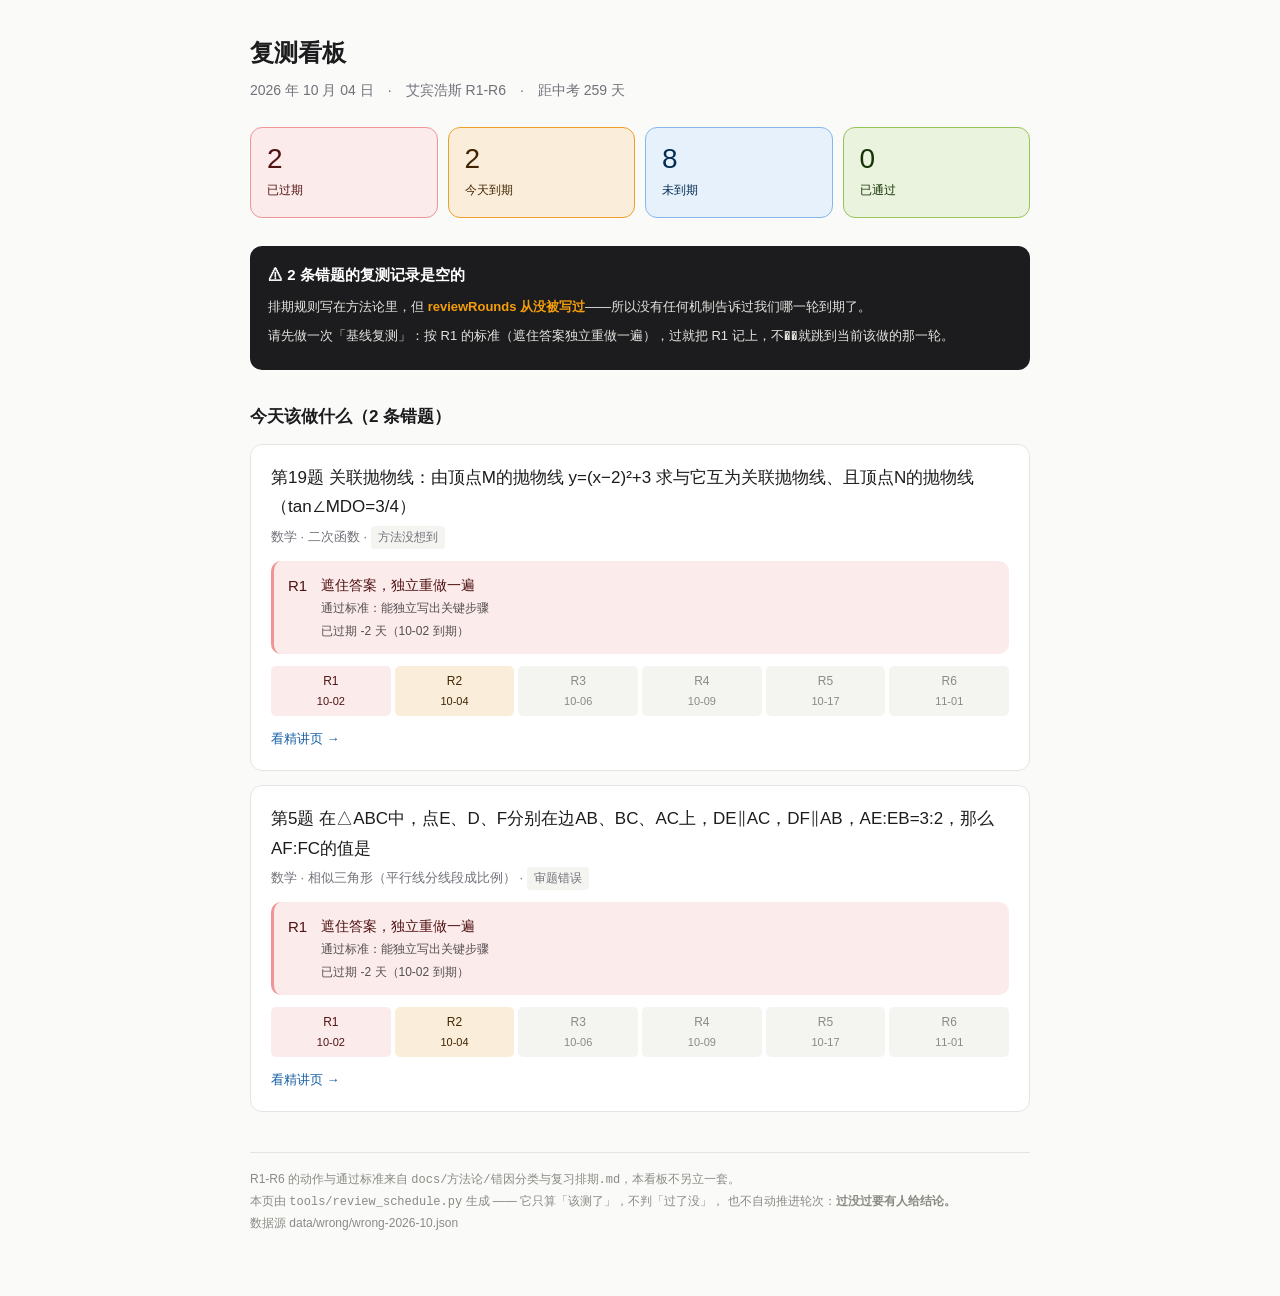
<file: docs/实战表/复测看板.html>
<!DOCTYPE html>
<html lang="zh-CN"><head><meta charset="utf-8">
<meta name="viewport" content="width=device-width,initial-scale=1">
<title>复测看板 · 2026-10-04</title>
<style>
*{box-sizing:border-box}
body{margin:0;padding:32px 20px 64px;background:#FAFAF8;color:#1C1C1E;
 font:16px/1.75 -apple-system,"PingFang SC",sans-serif}
.wrap{max-width:780px;margin:0 auto}
h1{font-size:24px;margin:0 0 4px}
.sub{color:#71717A;font-size:14px;margin:0 0 24px}
.stats{display:grid;grid-template-columns:repeat(auto-fit,minmax(110px,1fr));gap:10px;margin-bottom:28px}
.stat{border-radius:12px;padding:14px 16px}
.stat b{display:block;font-size:28px;font-weight:500;line-height:1.2}
.stat span{font-size:12px}
.s-overdue{background:#FCEBEB;border:1px solid #F09595}
.s-overdue b,.s-overdue span{color:#501313}
.s-today{background:#FAEEDA;border:1px solid #EF9F27}
.s-today b,.s-today span{color:#412402}
.s-ahead{background:#E6F1FB;border:1px solid #85B7EB}
.s-ahead b,.s-ahead span{color:#042C53}
.s-done{background:#EAF3DE;border:1px solid #97C459}
.s-done b,.s-done span{color:#173404}
h2{font-size:17px;margin:32px 0 12px}
.card{background:#fff;border:1px solid #E4E4E0;border-radius:12px;padding:18px 20px;margin-bottom:14px}
.card h3{font-size:17px;margin:0 0 4px;font-weight:500}
.card .sub{font-size:13px;margin:0 0 12px}
.cause{display:inline-block;background:#F4F4F1;border-radius:4px;padding:1px 7px;font-size:12px}
.cause.pend{background:#FAEEDA;color:#854F0B}
.next{display:flex;gap:14px;align-items:flex-start;border-radius:10px;padding:12px 14px;margin-bottom:12px}
.next.overdue{background:#FCEBEB;border-left:3px solid #F09595}
.next.today{background:#FAEEDA;border-left:3px solid #EF9F27}
.next.ahead{background:#E6F1FB;border-left:3px solid #85B7EB}
.rnd{font-size:15px;font-weight:500;flex:0 0 auto}
.next .body p{margin:0}
.act{font-size:14px}
.crit{font-size:12px;opacity:.75}
.when{font-size:12px;opacity:.75;margin-top:2px!important}
.next.overdue .rnd,.next.overdue .act{color:#501313}
.next.today .rnd,.next.today .act{color:#412402}
.next.ahead .rnd,.next.ahead .act{color:#042C53}
.tl{list-style:none;display:flex;gap:4px;padding:0;margin:0}
.tl li{flex:1;text-align:center;font-size:11px;padding:5px 0;border-radius:5px;background:#F4F4F1;color:#8A8A85}
.tl li b{display:block;font-size:12px;font-weight:500}
.tl li.overdue{background:#FCEBEB;color:#501313}
.tl li.today{background:#FAEEDA;color:#412402}
.tl li.done{background:#EAF3DE;color:#173404}
.page{display:inline-block;margin-top:12px;font-size:13px;color:#185FA5;text-decoration:none}
.ok{font-size:14px;color:#173404;margin:0}
.warn{font-size:13px;color:#501313;margin:0}
.gap{background:#1C1C1E;color:#E4E4E0;border-radius:12px;padding:16px 18px;margin-top:8px}
.gap h3{color:#fff;font-size:15px;margin:0 0 8px}
.gap p{margin:0 0 6px;font-size:13px}
.gap b{color:#F59E0B}
footer{margin-top:40px;padding-top:16px;border-top:1px solid #E4E4E0;color:#8A8A85;font-size:12px}
</style></head><body><div class="wrap">
<h1>复测看板</h1>
<p class="sub">2026 年 10 月 04 日　·　艾宾浩斯 R1-R6　·　距中考 259 天</p>

<div class="stats">
<div class="stat s-overdue"><b>2</b><span>已过期</span></div>
<div class="stat s-today"><b>2</b><span>今天到期</span></div>
<div class="stat s-ahead"><b>8</b><span>未到期</span></div>
<div class="stat s-done"><b>0</b><span>已通过</span></div>
</div>

<div class="gap"><h3>⚠ 2 条错题的复测记录是空的</h3>
<p>排期规则写在方法论里，但 <b>reviewRounds 从没被写过</b>——所以没有任何机制告诉过我们哪一轮到期了。</p>
<p>请先做一次「基线复测」：按 R1 的标准（遮住答案独立重做一遍），过就把 R1 记上，不��就跳到当前该做的那一轮。</p></div>

<h2>今天该做什么（2 条错题）</h2>
<article class="card"><h3>第19题 关联抛物线：由顶点M的抛物线 y=(x−2)²+3 求与它互为关联抛物线、且顶点N的抛物线（tan∠MDO=3/4）</h3><p class="sub">数学 · 二次函数 · <span class="cause">方法没想到</span></p><div class="next overdue"><span class="rnd">R1</span><div class="body"><p class="act">遮住答案，独立重做一遍</p><p class="crit">通过标准：能独立写出关键步骤</p><p class="when">已过期 -2 天（10-02 到期）</p></div></div><ol class="tl"><li class="overdue"><b>R1</b><span>10-02</span></li><li class="today"><b>R2</b><span>10-04</span></li><li class="ahead"><b>R3</b><span>10-06</span></li><li class="ahead"><b>R4</b><span>10-09</span></li><li class="ahead"><b>R5</b><span>10-17</span></li><li class="ahead"><b>R6</b><span>11-01</span></li></ol><a class="page" href="../实战表/数学/q19-关联抛物线-精讲.html">看精讲页 →</a></article><article class="card"><h3>第5题 在△ABC中，点E、D、F分别在边AB、BC、AC上，DE∥AC，DF∥AB，AE:EB=3:2，那么AF:FC的值是</h3><p class="sub">数学 · 相似三角形（平行线分线段成比例） · <span class="cause">审题错误</span></p><div class="next overdue"><span class="rnd">R1</span><div class="body"><p class="act">遮住答案，独立重做一遍</p><p class="crit">通过标准：能独立写出关键步骤</p><p class="when">已过期 -2 天（10-02 到期）</p></div></div><ol class="tl"><li class="overdue"><b>R1</b><span>10-02</span></li><li class="today"><b>R2</b><span>10-04</span></li><li class="ahead"><b>R3</b><span>10-06</span></li><li class="ahead"><b>R4</b><span>10-09</span></li><li class="ahead"><b>R5</b><span>10-17</span></li><li class="ahead"><b>R6</b><span>11-01</span></li></ol><a class="page" href="../实战表/数学/q5-相似三角形（平行线分线段成比例）-精讲.html">看精讲页 →</a></article>

<footer>
R1-R6 的动作与通过标准来自 <code>docs/方法论/错因分类与复习排期.md</code>，本看板不另立一套。<br>
本页由 <code>tools/review_schedule.py</code> 生成 —— 它只算「该测了」，不判「过了没」，
也不自动推进轮次：<b>过没过要有人给结论。</b><br>
数据源 data/wrong/wrong-2026-10.json
</footer>
</div></body></html>
</file>
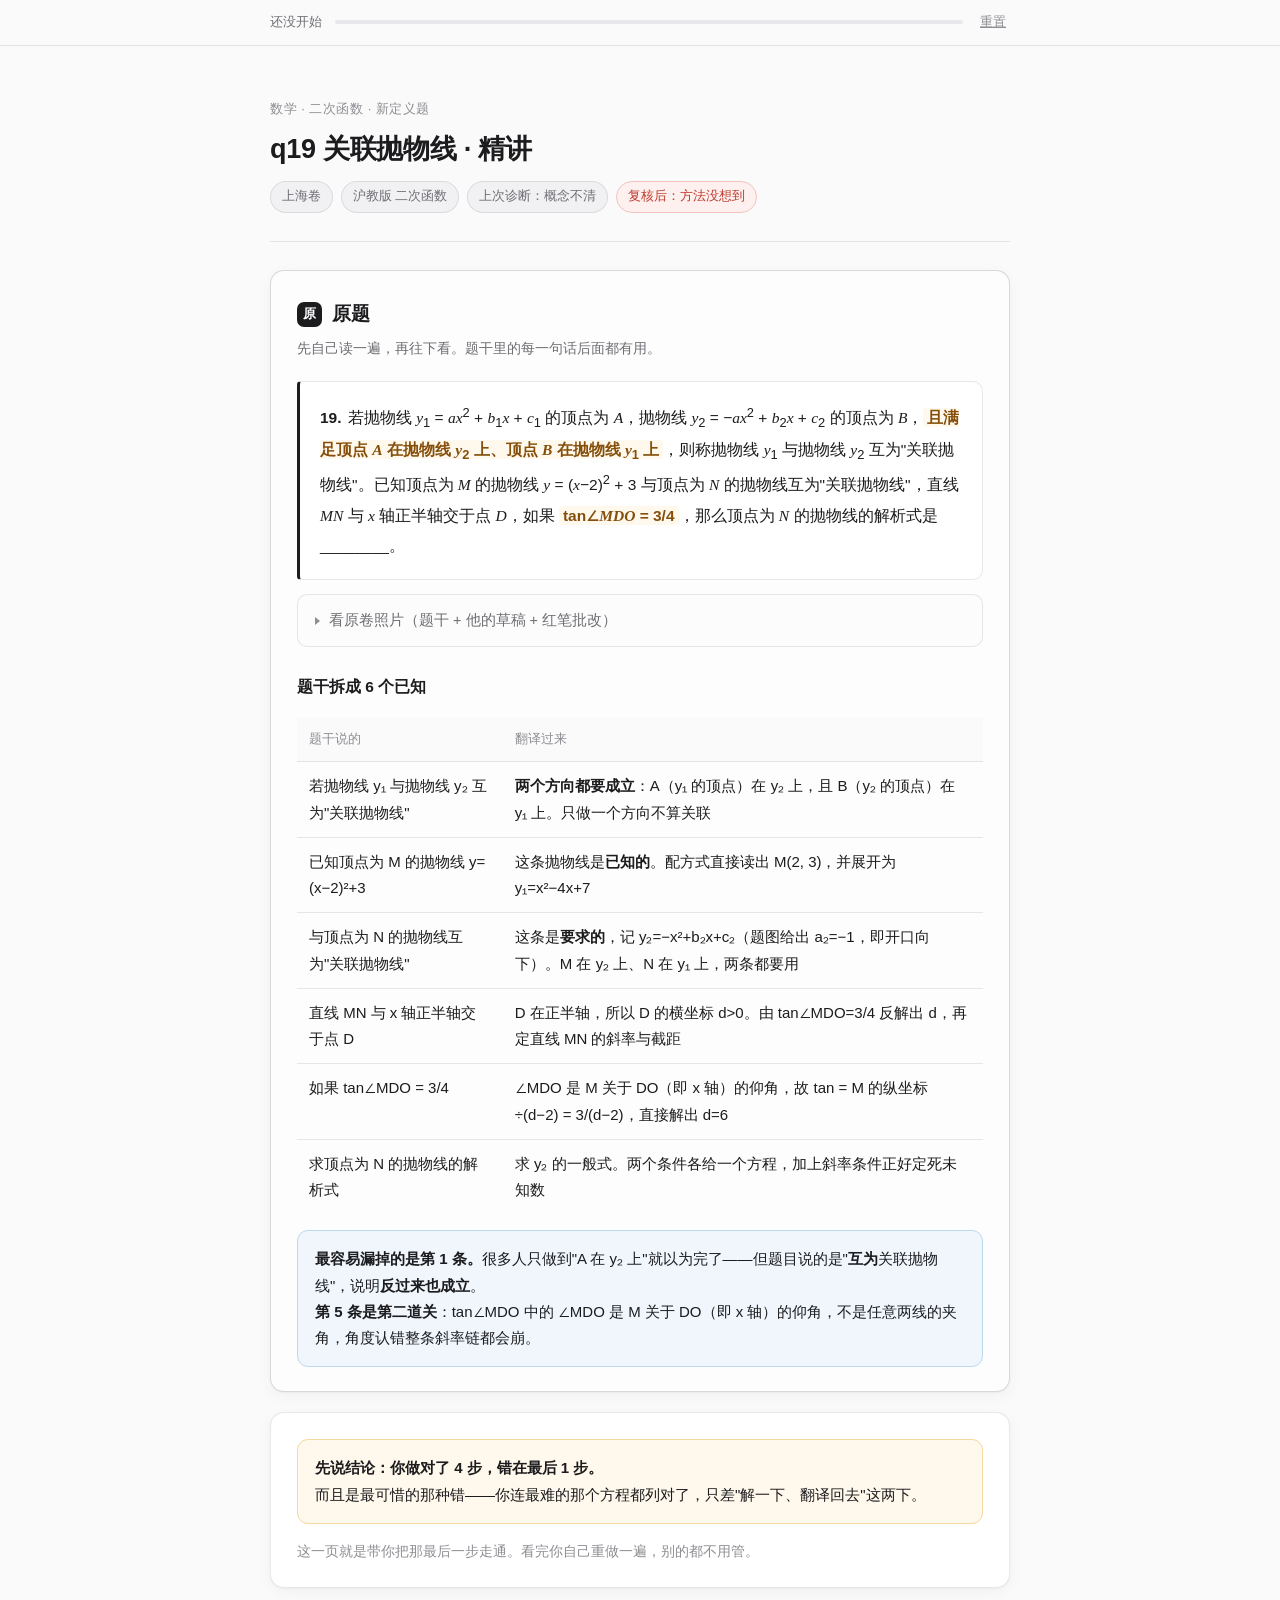
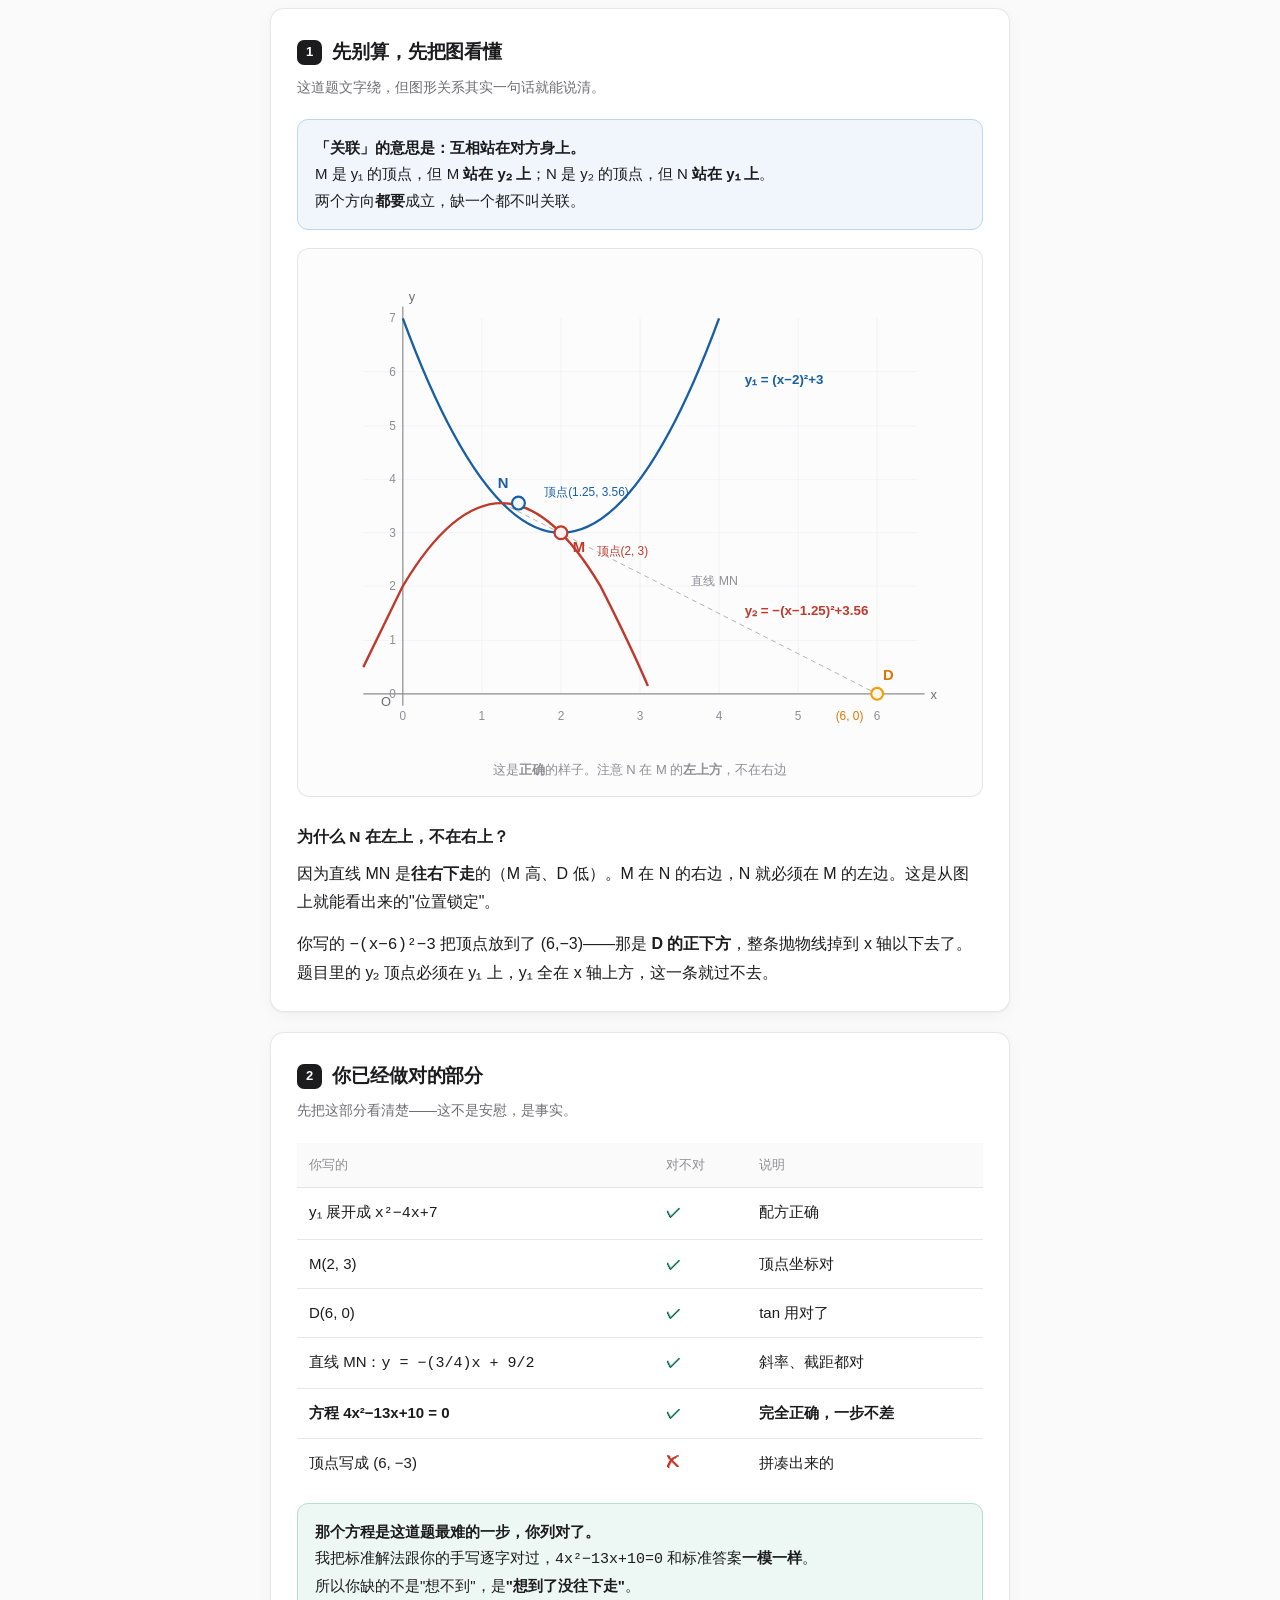
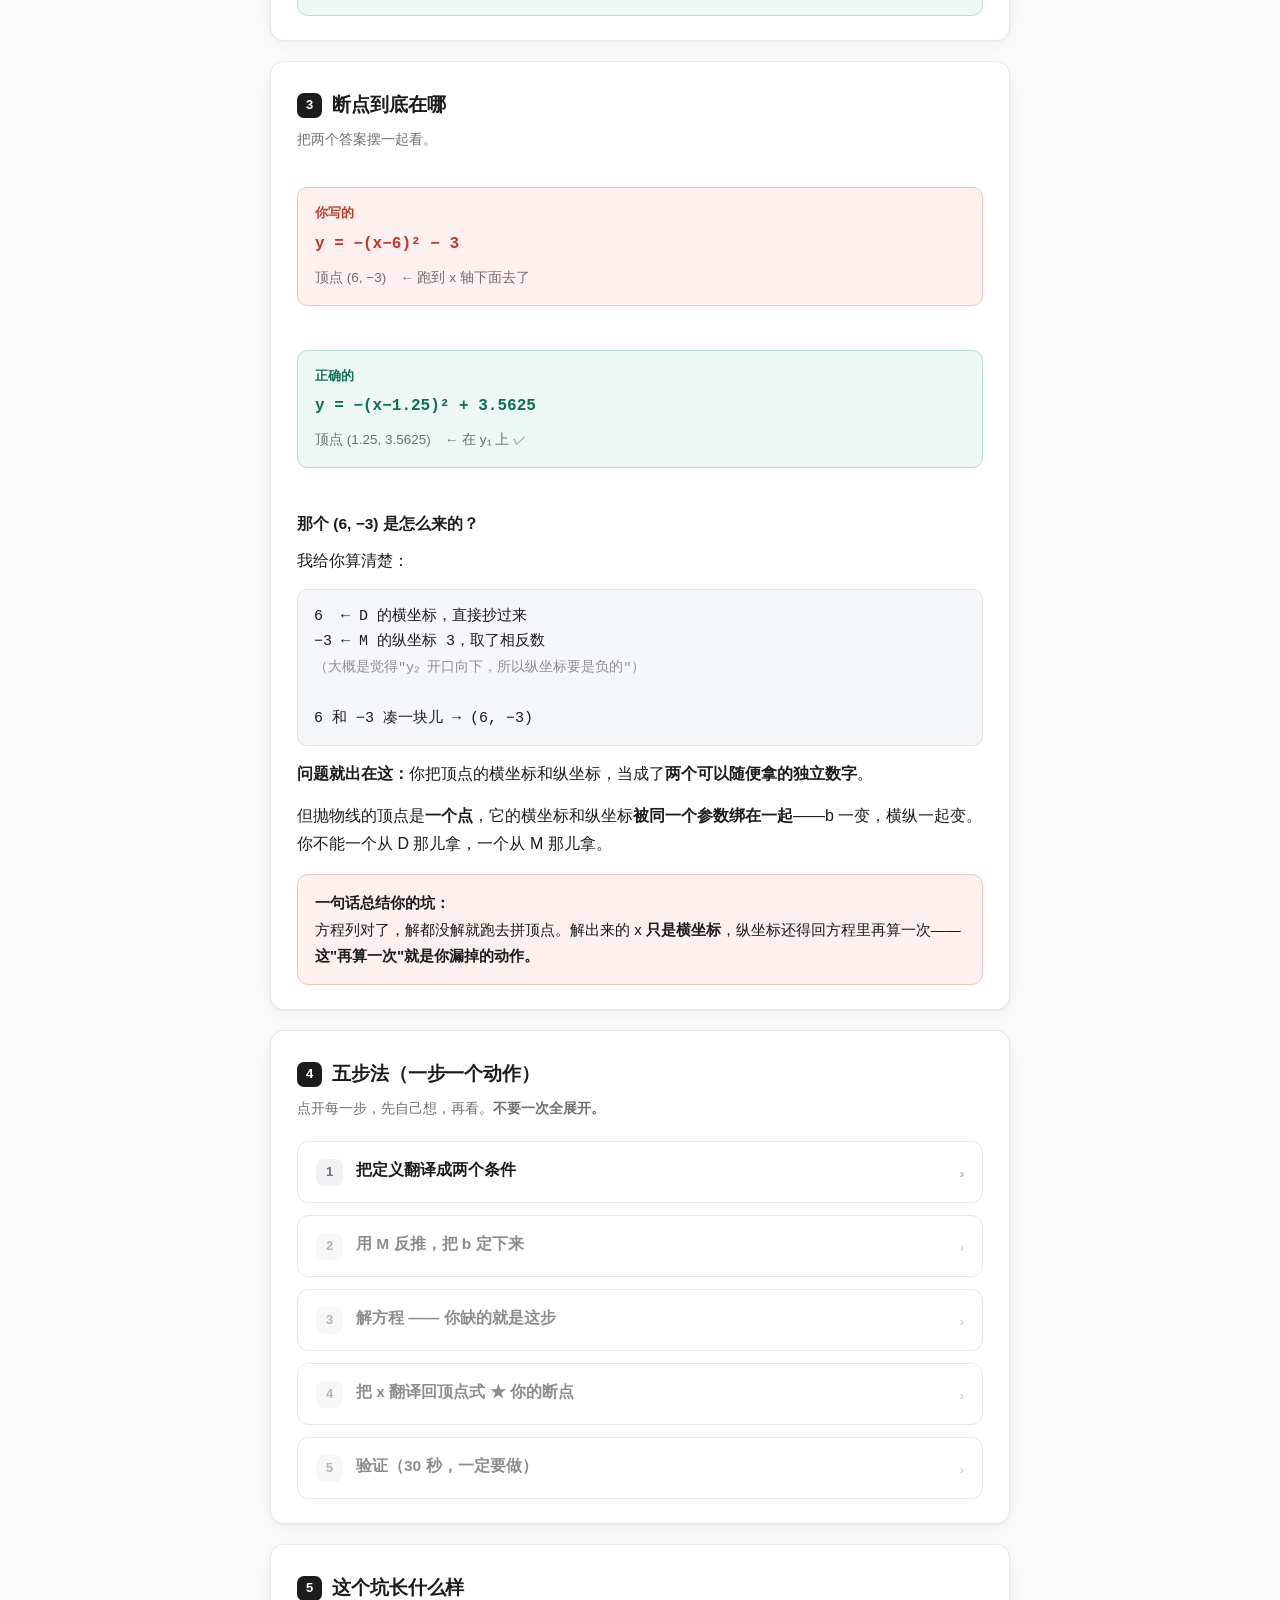
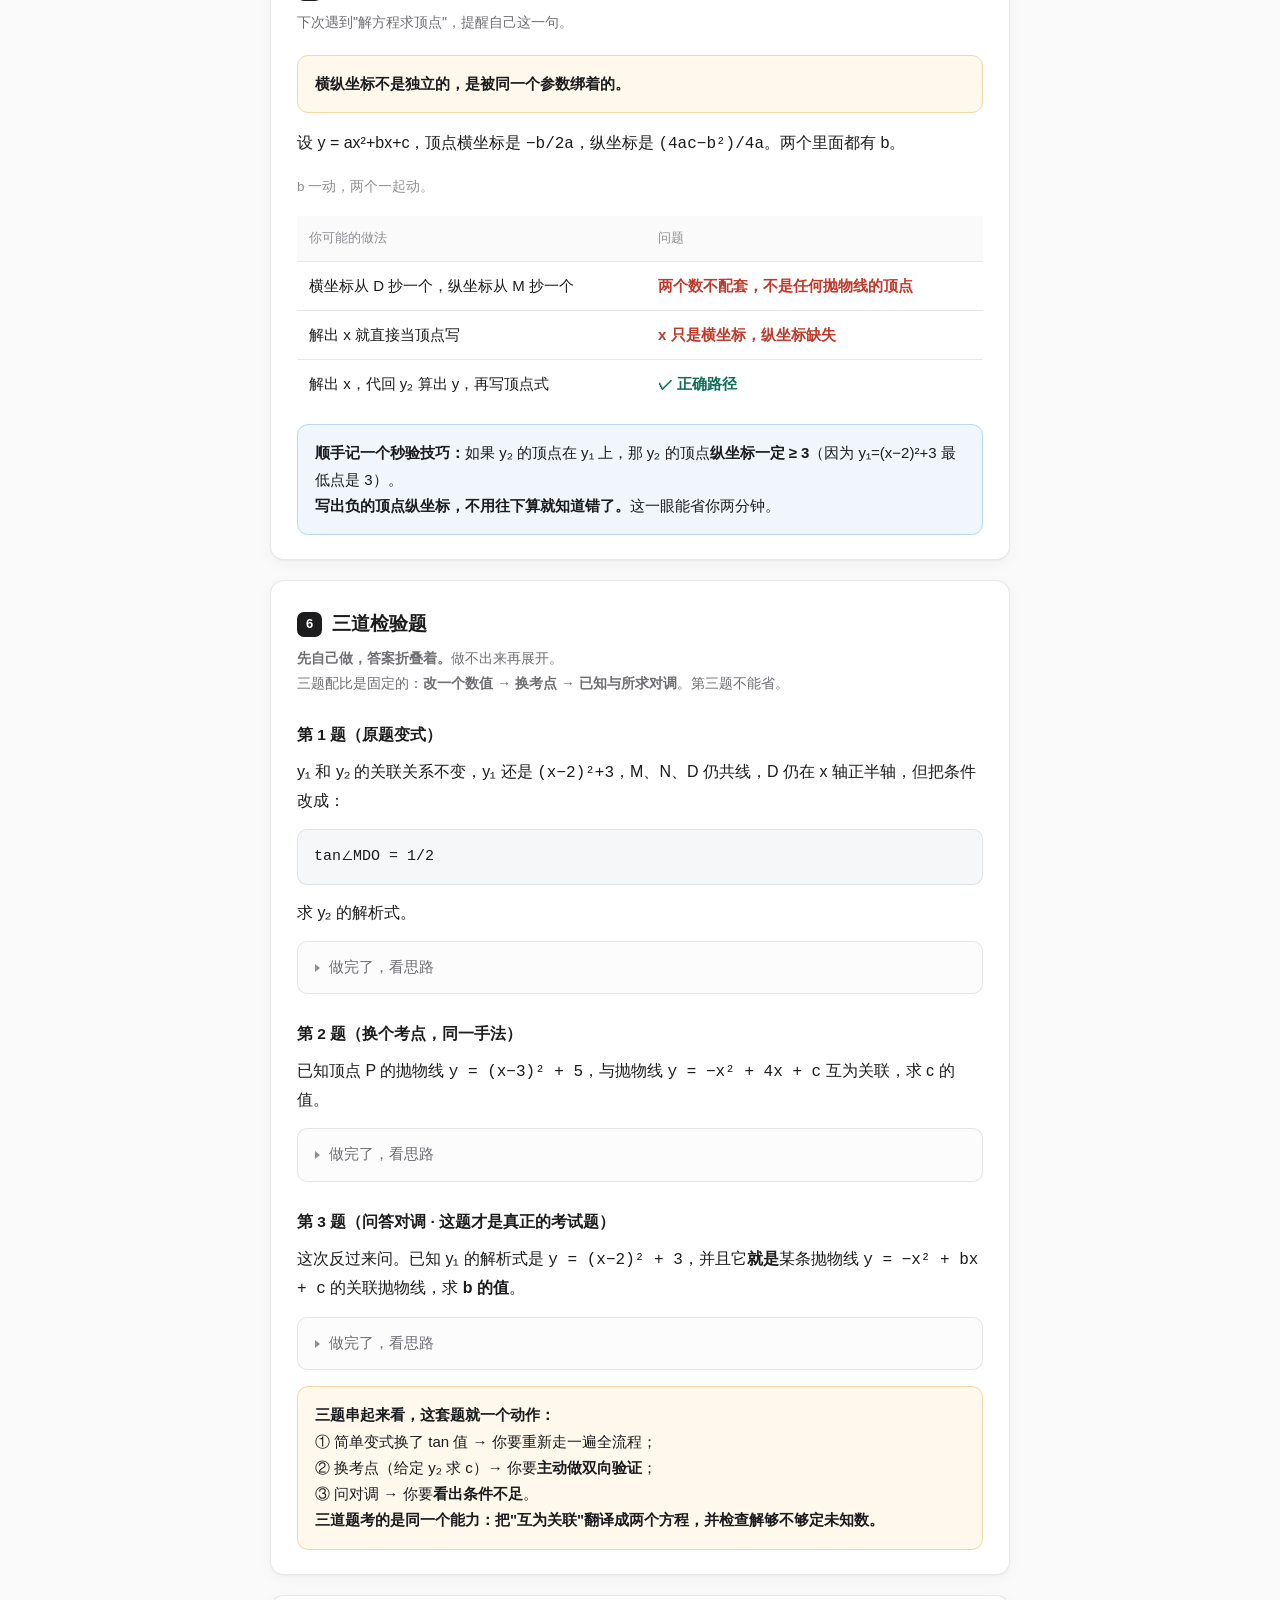
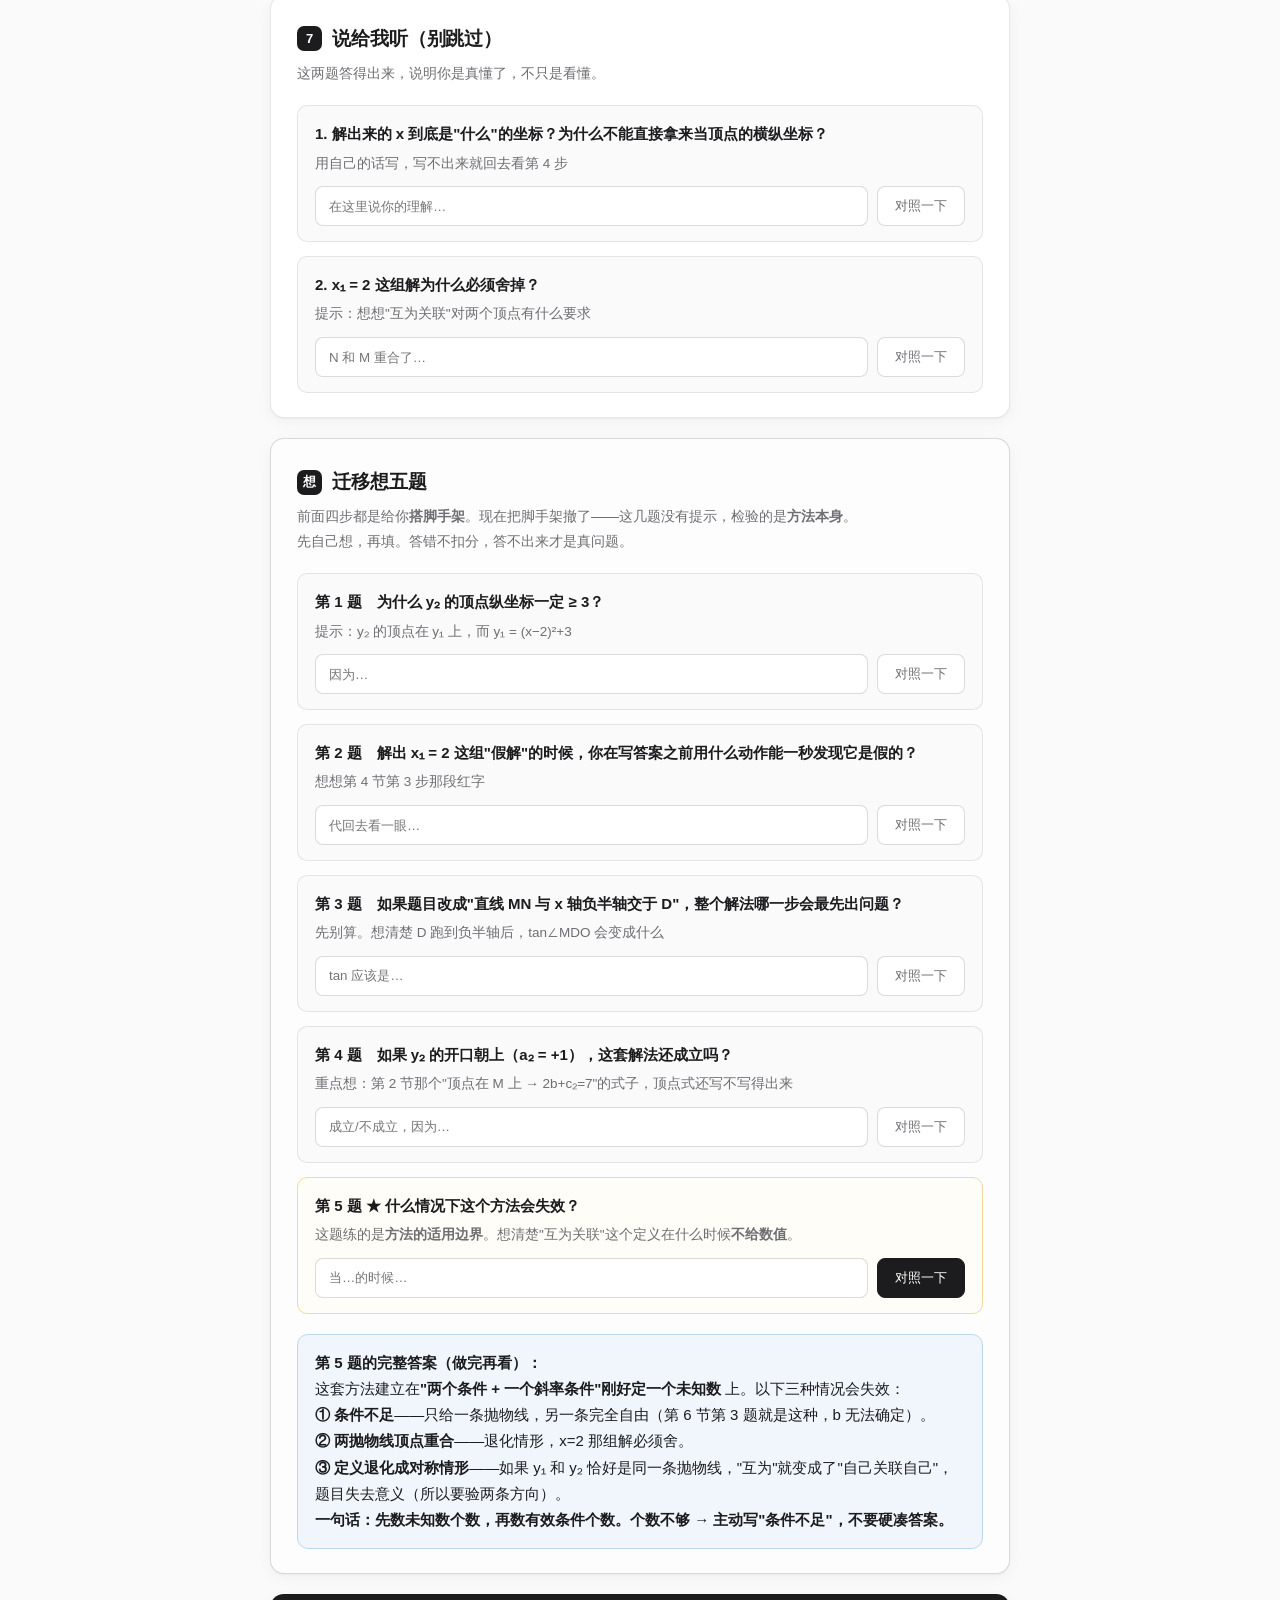
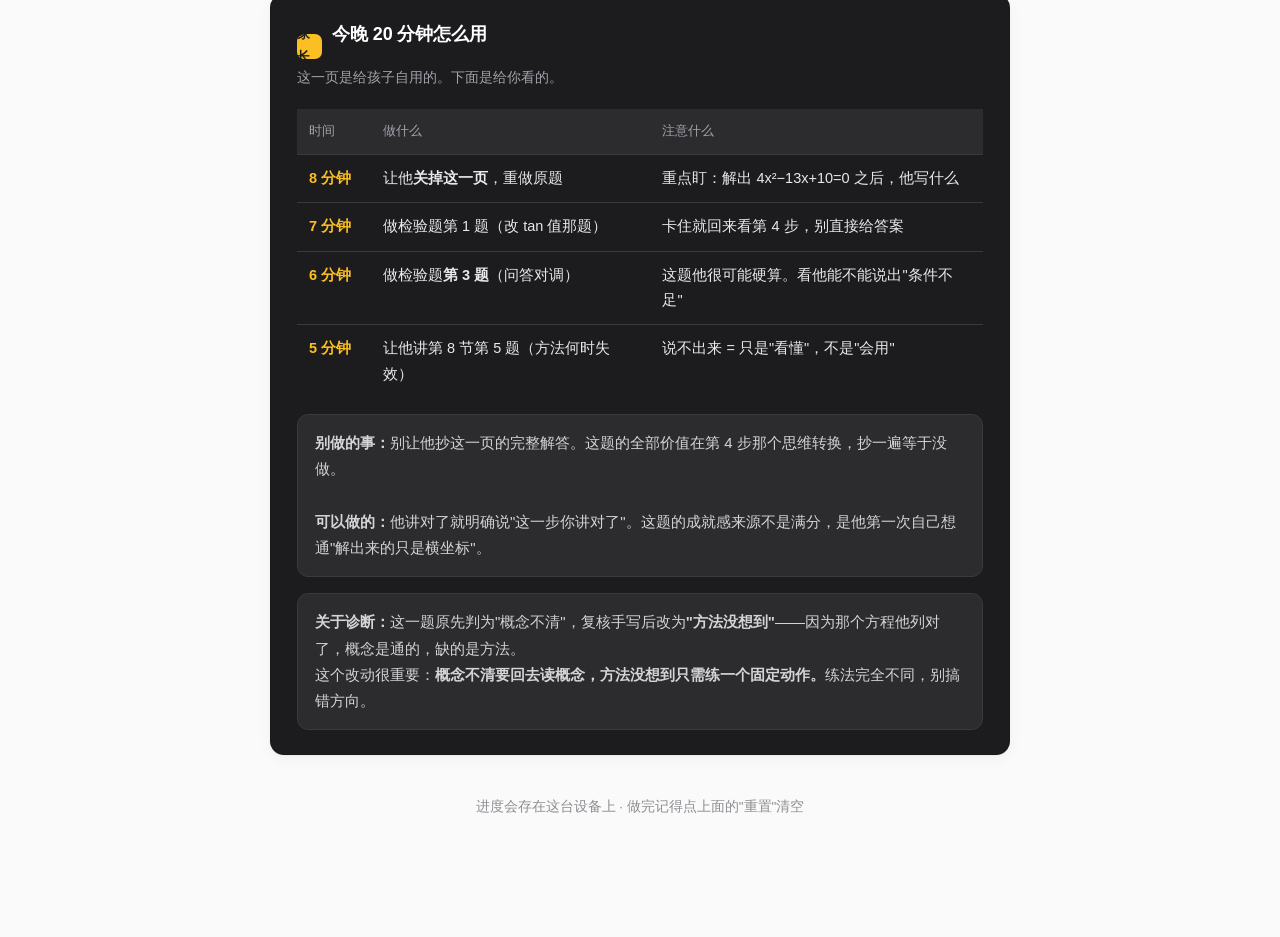
<file: docs/实战表/数学/q19-关联抛物线-精讲.html>
<!DOCTYPE html>
<html lang="zh-CN">
<head>
<meta charset="UTF-8">
<meta name="viewport" content="width=device-width, initial-scale=1">
<title>q19 关联抛物线 · 精讲</title>
<style>
:root{
  --bg:#ffffff; --page:#fafafa; --card:#ffffff;
  --ink:#1c1c1e; --ink2:#6e6e73; --ink3:#8e8e93;
  --line:rgba(0,0,0,.09); --line2:rgba(0,0,0,.14);
  --gold:#f59e0b; --gold-soft:#fff8ec; --gold-line:#f6d9a0;
  --blue:#185fa5; --blue-soft:#f0f6fc; --blue-line:#bcd8ef;
  --red:#c0392b; --red-soft:#fdf0ee; --red-line:#f2c4bd;
  --green:#0f6e56; --green-soft:#edf7f3; --green-line:#b7ddcf;
  --shadow:0 1px 2px rgba(0,0,0,.04),0 4px 16px rgba(0,0,0,.04);
  --r:14px;
}
*{box-sizing:border-box}
html{-webkit-text-size-adjust:100%}
body{
  margin:0; background:var(--page); color:var(--ink);
  font:16px/1.75 -apple-system,BlinkMacSystemFont,"PingFang SC","Hiragino Sans GB","Microsoft YaHei",sans-serif;
  padding:0 0 96px;
}
.wrap{max-width:780px;margin:0 auto;padding:0 20px}

/* ---------- header ---------- */
header{padding:44px 0 28px;border-bottom:1px solid var(--line);margin-bottom:28px}
.kicker{font-size:13px;color:var(--ink3);letter-spacing:.04em;margin-bottom:10px}
h1{font-size:27px;line-height:1.35;font-weight:600;margin:0 0 14px;letter-spacing:-.01em}
.meta{display:flex;flex-wrap:wrap;gap:8px}
.tag{font-size:12.5px;padding:4px 11px;border-radius:20px;background:#f1f1f3;color:var(--ink2);border:1px solid var(--line)}
.tag.hot{background:var(--red-soft);color:var(--red);border-color:var(--red-line)}

/* ---------- card ---------- */
.card{background:var(--card);border:1px solid var(--line);border-radius:var(--r);box-shadow:var(--shadow);padding:26px 26px 24px;margin-bottom:20px}
.card>*:first-child{margin-top:0}
.card>*:last-child{margin-bottom:0}
h2{font-size:19px;font-weight:600;margin:0 0 6px;letter-spacing:-.005em}
h2 .n{display:inline-flex;align-items:center;justify-content:center;width:25px;height:25px;border-radius:7px;background:var(--ink);color:#fff;font-size:13px;font-weight:600;margin-right:10px;vertical-align:2px}
.sub{font-size:14px;color:var(--ink2);margin:0 0 20px}
h3{font-size:15.5px;font-weight:600;margin:26px 0 10px}
p{margin:0 0 14px}
.hint{font-size:13.5px;color:var(--ink3)}

/* ---------- 原题区 ---------- */
.card.orig{border-color:var(--line2);background:#fdfdfd}
.stmt{
  font-size:15.5px;line-height:1.95;padding:18px 20px;margin:0 0 14px;
  background:#fff;border:1px solid var(--line);border-left:3px solid var(--ink);border-radius:4px 10px 10px 4px;
}
.stmt .hl{background:#fff8ec;padding:1px 4px;border-radius:3px;font-weight:600;color:#854f0b}
.stmt b:first-child{color:var(--ink);font-weight:700;margin-right:2px}
.stmt i{font-style:italic;font-family:"Times New Roman",Georgia,serif}
.scan{width:100%;border-radius:10px;border:1px solid var(--line);display:block;margin-bottom:8px}
.cap{font-size:12.5px;color:var(--ink3);margin:0 0 7px}

/* ---------- callout ---------- */
.note{border-radius:11px;padding:15px 17px;font-size:15px;margin:16px 0;border:1px solid}
.note b{font-weight:600}
.note.gold{background:var(--gold-soft);border-color:var(--gold-line)}
.note.blue{background:var(--blue-soft);border-color:var(--blue-line)}
.note.red{background:var(--red-soft);border-color:var(--red-line)}
.note.green{background:var(--green-soft);border-color:var(--green-line)}

/* ---------- figure ---------- */
figure{margin:18px 0 8px;background:#fcfcfd;border:1px solid var(--line);border-radius:12px;padding:10px 6px 4px}
figure svg{display:block;width:100%;height:auto}
figcaption{font-size:13px;color:var(--ink3);text-align:center;padding:6px 10px 10px}

/* ---------- code ---------- */
.code{position:relative;background:#f6f7f9;border:1px solid var(--line);border-radius:10px;padding:14px 16px;margin:0 0 14px;font:15px/1.7 ui-monospace,SFMono-Regular,Menlo,Consolas,monospace;overflow-x:auto;white-space:pre}
.copy{position:absolute;top:8px;right:8px;font:12px/1 -apple-system,sans-serif;padding:5px 9px;border-radius:6px;border:1px solid var(--line2);background:#fff;color:var(--ink2);cursor:pointer;opacity:0;transition:opacity .15s}
.code:hover .copy,.copy:focus-visible{opacity:1}
.copy:hover{background:#f0f0f2;color:var(--ink)}
.copy.ok{color:var(--green);border-color:var(--green-line);background:var(--green-soft)}

/* ---------- table ---------- */
table{width:100%;border-collapse:collapse;margin:16px 0;font-size:15px}
th,td{text-align:left;padding:11px 12px;border-bottom:1px solid var(--line);vertical-align:top}
th{font-size:13px;color:var(--ink3);font-weight:500;background:#fafafb}
tr:last-child td{border-bottom:none}
.tick{color:var(--green);font-weight:600}
.cross{color:var(--red);font-weight:600}

/* ---------- steps ---------- */
.step{border:1px solid var(--line);border-radius:12px;margin-bottom:12px;overflow:hidden;background:#fff}
.step.done{border-color:var(--green-line)}
.step-h{display:flex;align-items:flex-start;gap:13px;padding:16px 18px;cursor:pointer;user-select:none}
.step-h:hover{background:#fafafb}
.step-n{flex:0 0 27px;height:27px;border-radius:8px;background:#f1f1f3;color:var(--ink2);display:flex;align-items:center;justify-content:center;font-size:13px;font-weight:600;margin-top:1px}
.step.done .step-n{background:var(--green-soft);color:var(--green)}
.step-t{flex:1;font-size:15.5px;font-weight:600;line-height:1.5}
.step-a{flex:0 0 auto;color:var(--ink3);font-size:13px;margin-top:5px;transition:transform .2s}
.step.open .step-a{transform:rotate(90deg)}
.step-b{display:none;padding:0 18px 18px 58px}
.step.open .step-b{display:block}
.step.locked .step-h{opacity:.5;pointer-events:none}

/* ---------- answer box ---------- */
.box{border-radius:10px;padding:15px 17px;margin:16px 0;font-size:15px;border:1px solid}
.box-ans{background:var(--green-soft);border-color:var(--green-line)}
.box-ans .lbl{font-size:12.5px;color:var(--green);font-weight:600;letter-spacing:.03em;margin-bottom:7px}
.box-key{background:var(--blue-soft);border-color:var(--blue-line);font:16px/1.6 ui-monospace,SFMono-Regular,Menlo,monospace;font-weight:600;color:var(--blue);text-align:center;padding:17px}

/* ---------- input ---------- */
.qa{background:#fafafb;border:1px solid var(--line);border-radius:10px;padding:15px 17px;margin:14px 0}
.qa .q{font-size:15px;font-weight:600;margin-bottom:4px}
.qa .qsub{font-size:13.5px;color:var(--ink2);margin-bottom:11px}
.inrow{display:flex;gap:9px;flex-wrap:wrap}
input[type=text]{flex:1;min-width:170px;padding:10px 13px;border:1px solid var(--line2);border-radius:8px;font:15px/1.5 inherit;background:#fff;color:var(--ink);outline:none}
input[type=text]:focus{border-color:var(--gold);box-shadow:0 0 0 3px rgba(245,158,11,.14)}
.btn{padding:10px 17px;border:1px solid var(--line2);background:#fff;border-radius:8px;font:15px inherit;cursor:pointer;color:var(--ink2);white-space:nowrap}
.btn:hover{background:#f4f4f6;color:var(--ink)}
.btn.pri{background:var(--ink);color:#fff;border-color:var(--ink)}
.btn.pri:hover{background:#2c2c2e}
.fb{font-size:14px;margin-top:10px;display:none;padding-top:10px;border-top:1px dashed var(--line)}
.fb.show{display:block}
.fb.ok{color:var(--green)}
.fb.no{color:var(--ink2)}

/* ---------- reveal ---------- */
details{border:1px solid var(--line);border-radius:10px;margin:12px 0;background:#fcfcfd}
summary{cursor:pointer;padding:13px 17px;font-size:14.5px;font-weight:500;color:var(--ink2);list-style:none;display:flex;align-items:center;gap:9px}
summary::-webkit-details-marker{display:none}
summary::before{content:"";width:0;height:0;border-left:5px solid var(--ink3);border-top:4px solid transparent;border-bottom:4px solid transparent;transition:transform .2s;flex:0 0 auto}
details[open] summary::before{transform:rotate(90deg)}
summary:hover{color:var(--ink)}
.dbody{padding:0 17px 15px;border-top:1px solid var(--line);padding-top:14px}

/* ---------- parent ---------- */
.parent{background:#1c1c1e;color:#f5f5f7;border-radius:var(--r);padding:24px 26px;margin-bottom:20px}
.parent h2{color:#fff;font-size:18px}
.parent .sub{color:#a1a1aa}
.parent table{font-size:14.5px}
.parent th{background:#2c2c2e;color:#a1a1aa;border-bottom-color:#3a3a3c}
.parent td{border-bottom-color:#3a3a3c;color:#e8e8ed}
.parent td:first-child{color:#fbbf24;font-weight:600;width:74px}
.parent .note{background:#2c2c2e;border-color:#3a3a3c;color:#d4d4d8}
.parent code{background:#2c2c2e;color:#fbbf24;font:14px ui-monospace,Menlo,monospace;padding:1.5px 6px;border-radius:4px}

/* ---------- progress ---------- */
.prog{position:sticky;top:0;background:rgba(250,250,250,.93);backdrop-filter:blur(12px);border-bottom:1px solid var(--line);z-index:20;padding:11px 0;margin-bottom:8px}
.prog-in{max-width:780px;margin:0 auto;padding:0 20px;display:flex;align-items:center;gap:13px;font-size:13px;color:var(--ink2)}
.bar{flex:1;height:4px;background:#e8e8ec;border-radius:3px;overflow:hidden}
.bar i{display:block;height:100%;background:var(--gold);width:0;border-radius:3px;transition:width .3s}
.reset{font-size:12.5px;color:var(--ink3);background:none;border:none;cursor:pointer;padding:2px 4px;text-decoration:underline}
.reset:hover{color:var(--ink)}

@media(max-width:600px){
  body{font-size:15.5px}
  h1{font-size:22px}
  .card{padding:20px 18px}
  .step-b{padding-left:18px}
  .parent{padding:20px 18px}
}
</style>
</head>
<body>

<div class="prog">
  <div class="prog-in">
    <span id="ptxt">还没开始</span>
    <span class="bar"><i id="pbar"></i></span>
    <button class="reset" id="rst">重置</button>
  </div>
</div>

<div class="wrap">

<header>
  <div class="kicker">数学 · 二次函数 · 新定义题</div>
  <h1>q19 关联抛物线 · 精讲</h1>
  <div class="meta">
    <span class="tag">上海卷</span>
    <span class="tag">沪教版 二次函数</span>
    <span class="tag">上次诊断：概念不清</span>
    <span class="tag hot">复核后：方法没想到</span>
  </div>
</header>

<!-- ===== 原题 ===== -->
<div class="card orig">
  <h2><span class="n" style="background:var(--ink)">原</span>原题</h2>
  <p class="sub">先自己读一遍，再往下看。题干里的每一句话后面都有用。</p>

  <div class="stmt">
    <b>19.</b> 若抛物线 <i>y</i><sub>1</sub> = <i>ax</i><sup>2</sup> + <i>b</i><sub>1</sub><i>x</i> + <i>c</i><sub>1</sub> 的顶点为 <i>A</i>，抛物线 <i>y</i><sub>2</sub> = −<i>ax</i><sup>2</sup> + <i>b</i><sub>2</sub><i>x</i> + <i>c</i><sub>2</sub> 的顶点为 <i>B</i>，<span class="hl">且满足顶点 <i>A</i> 在抛物线 <i>y</i><sub>2</sub> 上、顶点 <i>B</i> 在抛物线 <i>y</i><sub>1</sub> 上</span>，则称抛物线 <i>y</i><sub>1</sub> 与抛物线 <i>y</i><sub>2</sub> 互为"关联抛物线"。已知顶点为 <i>M</i> 的抛物线 <i>y</i> = (<i>x</i>−2)<sup>2</sup> + 3 与顶点为 <i>N</i> 的抛物线互为"关联抛物线"，直线 <i>MN</i> 与 <i>x</i> 轴正半轴交于点 <i>D</i>，如果 <span class="hl">tan∠<i>MDO</i> = 3/4</span>，那么顶点为 <i>N</i> 的抛物线的解析式是 ________。
  </div>

  <details>
    <summary>看原卷照片（题干 + 他的草稿 + 红笔批改）</summary>
    <div class="dbody">
      <p class="cap">原卷上的第 19 题（题干裁切）</p>
      <img class="scan" src="../../../RAW/错题照片/20261002-数学-第19题-题干裁切.jpg" alt="q19 题干原图">
      <p class="cap">整题照片（含红笔订正与手写草稿）</p>
      <img class="scan" src="../../../RAW/错题照片/20261002-数学-第19题.jpg" alt="q19 原卷照片">
      <p class="hint">原件在 <code>RAW/错题照片/</code>，已入库 Git。判读依据是卷面上他自己的手写过程与红笔批改。</p>
    </div>
  </details>

  <h3>题干拆成 6 个已知</h3>
  <table>
    <thead><tr><th style="width:30%">题干说的</th><th>翻译过来</th></tr></thead>
    <tbody>
      <tr><td>若抛物线 y₁ 与抛物线 y₂ 互为"关联抛物线"</td><td><b>两个方向都要成立</b>：A（y₁ 的顶点）在 y₂ 上，且 B（y₂ 的顶点）在 y₁ 上。只做一个方向不算关联</td></tr>
      <tr><td>已知顶点为 M 的抛物线 y=(x−2)²+3</td><td>这条抛物线是<b>已知的</b>。配方式直接读出 M(2, 3)，并展开为 y₁=x²−4x+7</td></tr>
      <tr><td>与顶点为 N 的抛物线互为"关联抛物线"</td><td>这条是<b>要求的</b>，记 y₂=−x²+b₂x+c₂（题图给出 a₂=−1，即开口向下）。M 在 y₂ 上、N 在 y₁ 上，两条都要用</td></tr>
      <tr><td>直线 MN 与 x 轴正半轴交于点 D</td><td>D 在正半轴，所以 D 的横坐标 d&gt;0。由 tan∠MDO=3/4 反解出 d，再定直线 MN 的斜率与截距</td></tr>
      <tr><td>如果 tan∠MDO = 3/4</td><td>∠MDO 是 M 关于 DO（即 x 轴）的仰角，故 tan = M 的纵坐标 ÷(d−2) = 3/(d−2)，直接解出 d=6</td></tr>
      <tr><td>求顶点为 N 的抛物线的解析式</td><td>求 y₂ 的一般式。两个条件各给一个方程，加上斜率条件正好定死未知数</td></tr>
    </tbody>
  </table>

  <div class="note blue">
    <b>最容易漏掉的是第 1 条。</b>很多人只做到"A 在 y₂ 上"就以为完了——但题目说的是"<b>互为</b>关联抛物线"，说明<b>反过来也成立</b>。<br>
    <b>第 5 条是第二道关</b>：tan∠MDO 中的 ∠MDO 是 M 关于 DO（即 x 轴）的仰角，不是任意两线的夹角，角度认错整条斜率链都会崩。
  </div>
</div>

<!-- ===== 开场 ===== -->
<div class="card">
  <div class="note gold">
    <b>先说结论：你做对了 4 步，错在最后 1 步。</b><br>
    而且是最可惜的那种错——你连最难的那个方程都列对了，只差"解一下、翻译回去"这两下。
  </div>
  <p class="hint">这一页就是带你把那最后一步走通。看完你自己重做一遍，别的都不用管。</p>
</div>

<!-- ===== 1 看图 ===== -->
<div class="card">
  <h2><span class="n">1</span>先别算，先把图看懂</h2>
  <p class="sub">这道题文字绕，但图形关系其实一句话就能说清。</p>

  <div class="note blue">
    <b>「关联」的意思是：互相站在对方身上。</b><br>
    M 是 y₁ 的顶点，但 M <b>站在 y₂ 上</b>；N 是 y₂ 的顶点，但 N <b>站在 y₁ 上</b>。<br>
    两个方向<b>都要</b>成立，缺一个都不叫关联。
  </div>

  <figure>
    <svg viewBox="0 0 680 500" role="img" aria-labelledby="fg1t fg1d">
      <title id="fg1t">关联抛物线的双向条件示意图</title>
      <desc id="fg1d">y₁ 开口向上顶点在 M(2,3)，y₂ 开口向下顶点在 N，M 落在 y₂ 上、N 落在 y₁ 上，M N D 三点共线，D 在 x 轴正半轴。</desc>
      <g stroke="#e8e8ec" stroke-width="0.5">
        <line x1="100" y1="60" x2="100" y2="440"/><line x1="180" y1="60" x2="180" y2="440"/>
        <line x1="260" y1="60" x2="260" y2="440"/><line x1="340" y1="60" x2="340" y2="440"/>
        <line x1="420" y1="60" x2="420" y2="440"/><line x1="500" y1="60" x2="500" y2="440"/>
        <line x1="580" y1="60" x2="580" y2="440"/>
        <line x1="60" y1="386" x2="620" y2="386"/><line x1="60" y1="331" x2="620" y2="331"/>
        <line x1="60" y1="277" x2="620" y2="277"/><line x1="60" y1="223" x2="620" y2="223"/>
        <line x1="60" y1="169" x2="620" y2="169"/><line x1="60" y1="114" x2="620" y2="114"/>
      </g>
      <line x1="60" y1="440" x2="628" y2="440" stroke="#8e8e93" stroke-width="1.2"/>
      <line x1="100" y1="452" x2="100" y2="48" stroke="#8e8e93" stroke-width="1.2"/>
      <g font-size="12" fill="#8e8e93" text-anchor="middle">
        <text x="100" y="466">0</text><text x="180" y="466">1</text><text x="260" y="466">2</text>
        <text x="340" y="466">3</text><text x="420" y="466">4</text><text x="500" y="466">5</text><text x="580" y="466">6</text>
      </g>
      <g font-size="12" fill="#8e8e93" text-anchor="end">
        <text x="93" y="444">0</text><text x="93" y="390">1</text><text x="93" y="335">2</text>
        <text x="93" y="281">3</text><text x="93" y="227">4</text><text x="93" y="173">5</text><text x="93" y="118">6</text><text x="93" y="64">7</text>
      </g>
      <text x="634" y="445" font-size="13" fill="#6e6e73">x</text>
      <text x="106" y="42" font-size="13" fill="#6e6e73">y</text>
      <text x="88" y="452" font-size="13" fill="#6e6e73" text-anchor="end">O</text>

      <line x1="200" y1="247" x2="580" y2="440" stroke="#b4b2a9" stroke-width="1" stroke-dasharray="5 4"/>
      <text x="392" y="330" font-size="12.5" fill="#8e8e93" transform="rotate(0 392 330)">直线 MN</text>

      <path d="M100 60 Q260 494 420 60" fill="none" stroke="#185fa5" stroke-width="2.4"/>
      <path d="M60 413 Q100 331 100 331 Q200 163 300 331 Q330 390 348 432" fill="none" stroke="#c0392b" stroke-width="2.4"/>

      <circle cx="217" cy="247" r="6.5" fill="#f0f6fc" stroke="#185fa5" stroke-width="2.2"/>
      <text x="196" y="232" font-size="15" font-weight="600" fill="#185fa5">N</text>
      <text x="243" y="240" font-size="12" fill="#185fa5">顶点(1.25, 3.56)</text>

      <circle cx="260" cy="277" r="6.5" fill="#fdf0ee" stroke="#c0392b" stroke-width="2.2"/>
      <text x="272" y="296" font-size="15" font-weight="600" fill="#c0392b">M</text>
      <text x="296" y="300" font-size="12" fill="#c0392b">顶点(2, 3)</text>

      <circle cx="580" cy="440" r="6" fill="#fff8ec" stroke="#f59e0b" stroke-width="2.2"/>
      <text x="586" y="426" font-size="15" font-weight="600" fill="#d97706">D</text>
      <text x="566" y="466" font-size="12" fill="#d97706" text-anchor="end">(6, 0)</text>

      <text x="446" y="126" font-size="13.5" font-weight="600" fill="#185fa5">y₁ = (x−2)²+3</text>
      <text x="446" y="360" font-size="13.5" font-weight="600" fill="#c0392b">y₂ = −(x−1.25)²+3.56</text>
    </svg>
    <figcaption>这是<b>正确</b>的样子。注意 N 在 M 的<b>左上方</b>，不在右边</figcaption>
  </figure>

  <h3>为什么 N 在左上，不在右上？</h3>
  <p>因为直线 MN 是<b>往右下走</b>的（M 高、D 低）。M 在 N 的右边，N 就必须在 M 的左边。这是从图上就能看出来的"位置锁定"。</p>
  <p>你写的 <code>−(x−6)²−3</code> 把顶点放到了 (6,−3)——那是 <b>D 的正下方</b>，整条抛物线掉到 x 轴以下去了。题目里的 y₂ 顶点必须在 y₁ 上，y₁ 全在 x 轴上方，这一条就过不去。</p>
</div>

<!-- ===== 2 做对了 ===== -->
<div class="card">
  <h2><span class="n">2</span>你已经做对的部分</h2>
  <p class="sub">先把这部分看清楚——这不是安慰，是事实。</p>

  <table>
    <thead><tr><th style="width:52%">你写的</th><th>对不对</th><th>说明</th></tr></thead>
    <tbody>
      <tr><td>y₁ 展开成 <code>x²−4x+7</code></td><td class="tick">✓</td><td>配方正确</td></tr>
      <tr><td>M(2, 3)</td><td class="tick">✓</td><td>顶点坐标对</td></tr>
      <tr><td>D(6, 0)</td><td class="tick">✓</td><td>tan 用对了</td></tr>
      <tr><td>直线 MN：<code>y = −(3/4)x + 9/2</code></td><td class="tick">✓</td><td>斜率、截距都对</td></tr>
      <tr><td><b>方程 4x²−13x+10 = 0</b></td><td class="tick">✓</td><td><b>完全正确，一步不差</b></td></tr>
      <tr><td>顶点写成 (6, −3)</td><td class="cross">✗</td><td>拼凑出来的</td></tr>
    </tbody>
  </table>

  <div class="note green">
    <b>那个方程是这道题最难的一步，你列对了。</b><br>
    我把标准解法跟你的手写逐字对过，<code>4x²−13x+10=0</code> 和标准答案<b>一模一样</b>。<br>
    所以你缺的不是"想不到"，是<b>"想到了没往下走"</b>。
  </div>
</div>

<!-- ===== 3 断点 ===== -->
<div class="card">
  <h2><span class="n">3</span>断点到底在哪</h2>
  <p class="sub">把两个答案摆一起看。</p>

  <div style="display:grid;grid-template-columns:1fr;gap:12px;margin:18px 0">
    <div class="box" style="background:var(--red-soft);border-color:var(--red-line)">
      <div style="font-size:12.5px;color:var(--red);font-weight:600;margin-bottom:7px">你写的</div>
      <div style="font:16px/1.6 ui-monospace,Menlo,monospace;color:var(--red);font-weight:600">y = −(x−6)² − 3</div>
      <div style="font-size:13.5px;color:var(--ink2);margin-top:8px">顶点 (6, −3)　← 跑到 x 轴下面去了</div>
    </div>
    <div class="box box-ans">
      <div style="font-size:12.5px;color:var(--green);font-weight:600;margin-bottom:7px">正确的</div>
      <div style="font:16px/1.6 ui-monospace,Menlo,monospace;color:var(--green);font-weight:600">y = −(x−1.25)² + 3.5625</div>
      <div style="font-size:13.5px;color:var(--ink2);margin-top:8px">顶点 (1.25, 3.5625)　← 在 y₁ 上 ✓</div>
    </div>
  </div>

  <h3>那个 (6, −3) 是怎么来的？</h3>
  <p>我给你算清楚：</p>
  <div class="code">6  ← D 的横坐标，直接抄过来
−3 ← M 的纵坐标 3，取了相反数
<span class="hint">（大概是觉得"y₂ 开口向下，所以纵坐标要是负的"）</span>

6 和 −3 凑一块儿 → (6, −3)</div>

  <p><b>问题就出在这：</b>你把顶点的横坐标和纵坐标，当成了<b>两个可以随便拿的独立数字</b>。</p>
  <p>但抛物线的顶点是<b>一个点</b>，它的横坐标和纵坐标<b>被同一个参数绑在一起</b>——b 一变，横纵一起变。你不能一个从 D 那儿拿，一个从 M 那儿拿。</p>

  <div class="note red">
    <b>一句话总结你的坑：</b><br>
    方程列对了，解都没解就跑去拼顶点。解出来的 x <b>只是横坐标</b>，纵坐标还得回方程里再算一次——<b>这"再算一次"就是你漏掉的动作。</b>
  </div>
</div>

<!-- ===== 4 五步法 ===== -->
<div class="card">
  <h2><span class="n">4</span>五步法（一步一个动作）</h2>
  <p class="sub">点开每一步，先自己想，再看。<b>不要一次全展开。</b></p>

  <!-- step 1 -->
  <div class="step" data-s="1">
    <div class="step-h"><div class="step-n">1</div><div class="step-t">把定义翻译成两个条件</div><div class="step-a">›</div></div>
    <div class="step-b">
      <p>"关联"不是图形，是<b>两条数学条件</b>。新定义题第一件事永远是把它写成式子：</p>
      <div class="code">条件①  M 站在 y₂ 上  →  把 M 的坐标代进 y₂
条件②  N 站在 y₁ 上  →  把 N 的坐标代进 y₁</div>
      <p>两条缺一不可。少一条就解出<b>退化的假答案</b>（下面第 3 步会碰到）。</p>
      <div class="qa">
        <div class="q">小试：你觉得"互为关联"这个说法，强调的是<b>一个</b>方向还是<b>两个</b>方向？</div>
        <div class="qsub">不用写过程，选一个就行</div>
        <div class="inrow">
          <input type="text" id="q1" placeholder="一个 / 两个">
          <button class="btn pri" data-chk="q1" data-a="两个">检查</button>
        </div>
        <div class="fb" id="f1"></div>
      </div>
    </div>
  </div>

  <!-- step 2 -->
  <div class="step locked" data-s="2">
    <div class="step-h"><div class="step-n">2</div><div class="step-t">用 M 反推，把 b 定下来</div><div class="step-a">›</div></div>
    <div class="step-b">
      <p>y₂ 的顶点在 M，说明 M 这个点在 y₂ 的图像上：</p>
      <div class="code">2b + c₂ = 7</div>
      <p>这就把 c₂ 绑在 b 上了。y₂ 写成顶点式，顶点横坐标是 <b>b/2</b>：</p>
      <div class="code">y₂ = −(x − b/2)² + b²/4 + c₂
顶点 N = ( b/2,  b²/4 + c₂ )</div>
      <div class="note blue">
        所以整个题只剩<b>一个未知数 b</b>。<br>
        <b>关键：b/2 是 N 的横坐标</b>——记住这句，第 4 步全靠它。
      </div>
    </div>
  </div>

  <!-- step 3 -->
  <div class="step locked" data-s="3">
    <div class="step-h"><div class="step-n">3</div><div class="step-t">解方程 —— 你缺的就是这步</div><div class="step-a">›</div></div>
    <div class="step-b">
      <p>把 N 的坐标代进 y₁（条件②）：</p>
      <div class="code">4x² − 13x + 10 = 0        ← 这就是你写的那个方程

Δ = 13² − 4×4×10 = 169 − 160 = 9
√Δ = 3

x₁ = (13 + 3)/8 = 2
x₂ = (13 − 3)/8 = 5/4</div>
      <div class="note red">
        <b>为什么 x₁ = 2 要舍掉？</b><br>
        x=2 代回去，N = (2, 3)，<b>和 M 一模一样</b>。两个顶点重合了，y₂ 就退化成 y₁ 自己——同一个抛物线跟自己"互为关联"没有意义。<br>
        题目里说的是"互为关联"，<b>默认两个顶点不重合</b>。
      </div>
      <div class="note gold">
        <b>这一步是这类题的固定扣分点。</b>算出一个解就急着写答案，很容易把这个"假解"也写上去。<br>
        <b>养成习惯：方程解完，先代回去看一眼合不合理。</b>
      </div>
    </div>
  </div>

  <!-- step 4 -->
  <div class="step locked" data-s="4">
    <div class="step-h"><div class="step-n">4</div><div class="step-t">把 x 翻译回顶点式 ★ 你的断点</div><div class="step-a">›</div></div>
    <div class="step-b">
      <div class="note red" style="margin-top:0">
        <b>★ 这就是你漏掉的动作。慢慢看。</b>
      </div>
      <p>解出来的 <code>x₂ = 5/4</code> 是 <b>N 的横坐标</b>。而上一步说过，N 的横坐标 <b>= b/2</b>。所以：</p>
      <div class="code">5/4 = b/2   →   b = 5/2
再回条件①：  2×(5/2) + c₂ = 7   →   c₂ = 2

顶点式写回：
y₂ = −(x − 5/4)² + 57/16
一般式：
y₂ = −x² + (5/2)x + 2</div>
      <h3>为什么纵坐标要"再算一次"</h3>
      <p>因为 <b>5/4 是 x，不是 y</b>。你不能因为解出了 5/4，就认为顶点的纵坐标也是 5/4。</p>
      <p>纵坐标只有一条路能拿到：<b>代回 y₂ 算</b>。</p>
      <div class="code">−(5/4 − 5/4)² + 57/16 = 0 + 57/16 = 57/16   ✓</div>
      <p>也可以用 y₁ 算：<code>(5/4−2)²+3 = (−3/4)²+3 = 9/16+3 = 57/16</code> ✓ 两条路结果一样，说明没算错。</p>
      <div class="note blue">
        <b>把这一步记成一句话：</b><br>
        解出 x → 这是<b>横</b>坐标 → 顶点的 y <b>回方程里再算</b> → 写成顶点式。
      </div>
    </div>
  </div>

  <!-- step 5 -->
  <div class="step locked" data-s="5">
    <div class="step-h"><div class="step-n">5</div><div class="step-t">验证（30 秒，一定要做）</div><div class="step-a">›</div></div>
    <div class="step-b">
      <p>两个条件各验一次，心里才踏实：</p>
      <div class="code">验条件①  M 在 y₂ 上：
  y₂(2) = −(2 − 5/4)² + 57/16
       = −(3/4)² + 57/16
       = −9/16 + 57/16 = 48/16 = 3 = M 的纵坐标   ✓

验条件②  N 在 y₁ 上：
  y₁(5/4) = (5/4 − 2)² + 3
          = (−3/4)² + 3
          = 9/16 + 48/16 = 57/16 = N 的纵坐标   ✓</div>
      <div class="box box-ans">
        <div class="lbl">最终答案</div>
        <div style="font:17px/1.6 ui-monospace,Menlo,monospace;font-weight:600;color:var(--green)">y₂ = −x² + (5/2)x + 2 = −(x − 5/4)² + 57/16</div>
      </div>
      <p class="hint">答案用一般式还是顶点式写都行，但务必把 y₂ 前面写上，别只写一个表达式。</p>
    </div>
  </div>
</div>

<!-- ===== 5 那个坑 ===== -->
<div class="card">
  <h2><span class="n">5</span>这个坑长什么样</h2>
  <p class="sub">下次遇到"解方程求顶点"，提醒自己这一句。</p>

  <div class="note gold">
    <b>横纵坐标不是独立的，是被同一个参数绑着的。</b>
  </div>

  <p>设 y = ax²+bx+c，顶点横坐标是 <code>−b/2a</code>，纵坐标是 <code>(4ac−b²)/4a</code>。两个里面都有 b。<p class="hint" style="display:inline">b 一动，两个一起动。</p></p>

  <table>
    <thead><tr><th>你可能的做法</th><th>问题</th></tr></thead>
    <tbody>
      <tr><td>横坐标从 D 抄一个，纵坐标从 M 抄一个</td><td class="cross">两个数不配套，不是任何抛物线的顶点</td></tr>
      <tr><td>解出 x 就直接当顶点写</td><td class="cross">x 只是横坐标，纵坐标缺失</td></tr>
      <tr><td>解出 x，代回 y₂ 算出 y，再写顶点式</td><td class="tick">✓ 正确路径</td></tr>
    </tbody>
  </table>

  <div class="note blue">
    <b>顺手记一个秒验技巧：</b>如果 y₂ 的顶点在 y₁ 上，那 y₂ 的顶点<b>纵坐标一定 ≥ 3</b>（因为 y₁=(x−2)²+3 最低点是 3）。<br>
    <b>写出负的顶点纵坐标，不用往下算就知道错了。</b>这一眼能省你两分钟。
  </div>
</div>

<!-- ===== 6 检验题 ===== -->
<div class="card">
  <h2><span class="n">6</span>三道检验题</h2>
  <p class="sub"><b>先自己做，答案折叠着。</b>做不出来再展开。<br>三题配比是固定的：<b>改一个数值 → 换考点 → 已知与所求对调</b>。第三题不能省。</p>

  <h3>第 1 题（原题变式）</h3>
  <p>y₁ 和 y₂ 的关联关系不变，y₁ 还是 <code>(x−2)²+3</code>，M、N、D 仍共线，D 仍在 x 轴正半轴，但把条件改成：</p>
  <div class="code">tan∠MDO = 1/2</div>
  <p>求 y₂ 的解析式。</p>

  <details>
    <summary>做完了，看思路</summary>
    <div class="dbody">
      <div class="code">① 定 D：  3/(d−2) = 1/2  →  d = 8,  D(8,0)
② 定直线：k = (3−0)/(2−8) = −1/2
          y = −(1/2)x + 4
③ 联立：  x²−4x+7 = −(1/2)x+4
          2x² − 7x + 6 = 0
④ 求解：  Δ = 49−48 = 1
          x = 2 或 x = 3/2
⑤ 舍根：  x=2 → N 落在 (2,3) = M，退化，舍
          x=3/2 保留
⑥ 翻译：  b/2 = 3/2 → b = 3
          2b+c₂=7 → c₂ = 1
⑦ 写回：  y₂ = −(x − 3/2)² + 13/4
          = −x² + 3x + 1</div>
      <p><b>关键一步是 ⑥</b>——和原题一模一样的动作。这就是这套题的全部套路。</p>
    </div>
  </details>

  <h3>第 2 题（换个考点，同一手法）</h3>
  <p>已知顶点 P 的抛物线 <code>y = (x−3)² + 5</code>，与抛物线 <code>y = −x² + 4x + c</code> 互为关联，求 c 的值。</p>

  <details>
    <summary>做完了，看思路</summary>
    <div class="dbody">
      <div class="code">① P 是 y 的顶点 → P(3, 5)
② P 在 y = −x²+4x+c 上（条件①）：
   −9 + 12 + c = 5
   c = 2
③ 双向检验：抛物线 y=−x²+4x+2 的顶点是 (2, 6)
   代入 y = (x−3)²+5：  (2−3)²+5 = 1+5 = 6  ✓ 成立
④ 所以互为关联，c = 2</div>
      <p>这题 c 很好算，但<b>第 ③ 步的验证不能省</b>——只有 c=2 才能同时满足两个方向。顺手验一遍更稳。</p>
    </div>
  </details>

  <h3>第 3 题（问答对调 · 这题才是真正的考试题）</h3>
  <p>这次反过来问。已知 y₁ 的解析式是 <code>y = (x−2)² + 3</code>，并且它<b>就是</b>某条抛物线 <code>y = −x² + bx + c</code> 的关联抛物线，求 <b>b 的值</b>。</p>

  <details>
    <summary>做完了，看思路</summary>
    <div class="dbody">
      <div class="code">① 关联是双向的，两条都验：
   y₁ 的顶点 M(2,3)
   条件①  M 在 y = −x²+bx+c 上：
          −4 + 2b + c = 3   →   2b + c = 7
   条件②  y = −x²+bx+c 的顶点 N 在 y₁ 上：
          顶点横坐标 = b/2
          顶点纵坐标 = b²/4 + c
          所以 (b/2 − 2)² + 3 = b²/4 + c
          b²/4 − 2b + 4 + 3 = b²/4 + c
          c = 7 − 2b
② 代回条件①：  2b + (7 − 2b) = 7   →  恒成立！
③ 所以 b 无法唯一确定</div>
      <div class="note red">
        <b>这道题的陷阱：b 不唯一。</b><br>
        看起来像"算不出来"，其实是<b>条件不够</b>——只给一条抛物线，无法定出另一条。<br>
        <b>但别急着走。</b>原题之所以能定下来，靠的是第三个条件：<b>D 在 x 轴正半轴，且 tan∠MDO = 3/4</b>。<br>
        少了这个"斜率条件"，y₂ 就成了一个自由参数。
      </div>
      <p style="margin-top:12px"><b>所以这题真正在问什么？</b>——问的是<b>能不能看出"还缺一个条件"</b>。</p>
      <p>中考里这类"条件不足"的坑很常见：选项里一定有一个"无法确定 / 条件不足"。<b>看出缺条件，本身就是得分点。</b></p>
    </div>
  </details>

  <div class="note gold">
    <b>三题串起来看，这套题就一个动作：</b><br>
    ① 简单变式换了 tan 值 → 你要重新走一遍全流程；<br>
    ② 换考点（给定 y₂ 求 c）→ 你要<b>主动做双向验证</b>；<br>
    ③ 问对调 → 你要<b>看出条件不足</b>。<br>
    <b>三道题考的是同一个能力：把"互为关联"翻译成两个方程，并检查解够不够定未知数。</b>
  </div>
</div>

<!-- ===== 7 复述 ===== -->
<div class="card">
  <h2><span class="n">7</span>说给我听（别跳过）</h2>
  <p class="sub">这两题答得出来，说明你是真懂了，不只是看懂。</p>

  <div class="qa">
    <div class="q">1. 解出来的 x 到底是"什么"的坐标？为什么不能直接拿来当顶点的横纵坐标？</div>
    <div class="qsub">用自己的话写，写不出来就回去看第 4 步</div>
    <div class="inrow">
      <input type="text" id="q2" placeholder="在这里说你的理解…">
      <button class="btn" data-chk="q2" data-a="它是横坐标">对照一下</button>
    </div>
    <div class="fb" id="f2"></div>
  </div>

  <div class="qa">
    <div class="q">2. x₁ = 2 这组解为什么必须舍掉？</div>
    <div class="qsub">提示：想想"互为关联"对两个顶点有什么要求</div>
    <div class="inrow">
      <input type="text" id="q3" placeholder="N 和 M 重合了…">
      <button class="btn" data-chk="q3" data-a="N 和 M 重合">对照一下</button>
    </div>
    <div class="fb" id="f3"></div>
  </div>
</div>

<!-- ===== 8 想五题 ===== -->
<div class="card orig">
  <h2><span class="n" style="background:var(--ink)">想</span>迁移想五题</h2>
  <p class="sub">前面四步都是给你<b>搭脚手架</b>。现在把脚手架撤了——这几题没有提示，检验的是<b>方法本身</b>。<br>先自己想，再填。答错不扣分，答不出来才是真问题。</p>

  <div class="qa">
    <div class="q">第 1 题　为什么 y₂ 的顶点纵坐标<b>一定 ≥ 3</b>？</div>
    <div class="qsub">提示：y₂ 的顶点在 y₁ 上，而 y₁ = (x−2)²+3</div>
    <div class="inrow">
      <input type="text" id="q4" placeholder="因为…">
      <button class="btn" data-chk="q4" data-a="最低点/3/最小值">对照一下</button>
    </div>
    <div class="fb" id="f4"></div>
  </div>

  <div class="qa">
    <div class="q">第 2 题　解出 x₁ = 2 这组"假解"的时候，<b>你在写答案之前</b>用什么动作能一秒发现它是假的？</div>
    <div class="qsub">想想第 4 节第 3 步那段红字</div>
    <div class="inrow">
      <input type="text" id="q5" placeholder="代回去看一眼…">
      <button class="btn" data-chk="q5" data-a="代回/代回去/验算/重合">对照一下</button>
    </div>
    <div class="fb" id="f5"></div>
  </div>

  <div class="qa">
    <div class="q">第 3 题　如果题目改成"直线 MN 与 x 轴<b>负</b>半轴交于 D"，<b>整个解法哪一步会最先出问题</b>？</div>
    <div class="qsub">先别算。想清楚 D 跑到负半轴后，tan∠MDO 会变成什么</div>
    <div class="inrow">
      <input type="text" id="q6" placeholder="tan 应该是…">
      <button class="btn" data-chk="q6" data-a="负/-3/-4|负数|为负|正负">对照一下</button>
    </div>
    <div class="fb" id="f6"></div>
  </div>

  <div class="qa">
    <div class="q">第 4 题　如果 y₂ 的开口<b>朝上</b>（a₂ = +1），这套解法还成立吗？</div>
    <div class="qsub">重点想：第 2 节那个"顶点在 M 上 → 2b+c₂=7"的式子，顶点式还写不写得出来</div>
    <div class="inrow">
      <input type="text" id="q7" placeholder="成立/不成立，因为…">
      <button class="btn" data-chk="q7" data-a="顶点横坐标|-b|对称轴|中点">对照一下</button>
    </div>
    <div class="fb" id="f7"></div>
  </div>

  <div class="qa" style="border-color:var(--gold-line);background:#fffdf7">
    <div class="q">第 5 题 ★ <b>什么情况下这个方法会失效？</b></div>
    <div class="qsub">这题练的是<b>方法的适用边界</b>。想清楚"互为关联"这个定义在什么时候<b>不给数值</b>。</div>
    <div class="inrow">
      <input type="text" id="q8" placeholder="当…的时候…">
      <button class="btn pri" data-chk="q8" data-a="条件/不足/无法/不唯一/少">对照一下</button>
    </div>
    <div class="fb" id="f8"></div>
  </div>

  <div class="note blue" style="margin-top:20px">
    <b>第 5 题的完整答案（做完再看）：</b><br>
    这套方法建立在<b>"两个条件 + 一个斜率条件"刚好定一个未知数</b> 上。以下三种情况会失效：<br>
    <b>① 条件不足</b>——只给一条抛物线，另一条完全自由（第 6 节第 3 题就是这种，b 无法确定）。<br>
    <b>② 两抛物线顶点重合</b>——退化情形，x=2 那组解必须舍。<br>
    <b>③ 定义退化成对称情形</b>——如果 y₁ 和 y₂ 恰好是同一条抛物线，"互为"就变成了"自己关联自己"，题目失去意义（所以要验两条方向）。<br>
    <b>一句话：先数未知数个数，再数有效条件个数。个数不够 → 主动写"条件不足"，不要硬凑答案。</b>
  </div>
</div>

<!-- ===== 给家长 ===== -->
<div class="card parent">
  <h2><span class="n" style="background:#fbbf24;color:#1c1c1e">家长</span>今晚 20 分钟怎么用</h2>
  <p class="sub">这一页是给孩子自用的。下面是给你看的。</p>

  <table>
    <thead><tr><th>时间</th><th>做什么</th><th>注意什么</th></tr></thead>
    <tbody>
      <tr><td>8 分钟</td><td>让他<b>关掉这一页</b>，重做原题</td><td>重点盯：解出 4x²−13x+10=0 之后，他写什么</td></tr>
      <tr><td>7 分钟</td><td>做检验题第 1 题（改 tan 值那题）</td><td>卡住就回来看第 4 步，别直接给答案</td></tr>
      <tr><td>6 分钟</td><td>做检验题<b>第 3 题</b>（问答对调）</td><td>这题他很可能硬算。看他能不能说出"条件不足"</td></tr>
      <tr><td>5 分钟</td><td>让他讲第 8 节第 5 题（方法何时失效）</td><td>说不出来 = 只是"看懂"，不是"会用"</td></tr>
    </tbody>
  </table>

  <div class="note">
    <b>别做的事：</b>别让他抄这一页的完整解答。这题的全部价值在第 4 步那个思维转换，抄一遍等于没做。<br><br>
    <b>可以做的：</b>他讲对了就明确说"这一步你讲对了"。这题的成就感来源不是满分，是他第一次自己想通"解出来的只是横坐标"。
  </div>

  <div class="note" style="margin-bottom:0">
    <b>关于诊断：</b>这一题原先判为"概念不清"，复核手写后改为<b>"方法没想到"</b>——因为那个方程他列对了，概念是通的，缺的是方法。<br>
    这个改动很重要：<b>概念不清要回去读概念，方法没想到只需练一个固定动作。</b>练法完全不同，别搞错方向。
  </div>
</div>

<p class="hint" style="text-align:center;padding:20px 0">
  进度会存在这台设备上 · 做完记得点上面的"重置"清空
</p>

</div>

<script>
(function(){
  var KEY='msb.q19.progress.v1';
  var steps=Array.prototype.slice.call(document.querySelectorAll('.step'));
  var bar=document.getElementById('pbar');
  var ptxt=document.getElementById('ptxt');
  var opened={};

  try{opened=JSON.parse(localStorage.getItem(KEY)||'{}')||{};}catch(e){opened={};}

  function save(){try{localStorage.setItem(KEY,JSON.stringify(opened));}catch(e){}}

  function render(){
    var n=0;
    steps.forEach(function(s,i){
      var id=s.dataset.s, isOpen=!!opened[id];
      s.classList.toggle('open',isOpen);
      // 锁定判定：第一步永远可开；其余步骤需前一步已展开
      var prevOpen = i===0 ? true : !!opened[steps[i-1].dataset.s];
      s.classList.toggle('locked',!prevOpen);
      s.classList.toggle('done',isOpen);
      if(isOpen)n++;
    });
    var pct=Math.round(n/steps.length*100);
    bar.style.width=pct+'%';
    ptxt.textContent = n===0 ? '还没开始' : '五步法 '+n+' / '+steps.length;
  }

  steps.forEach(function(s,i){
    s.querySelector('.step-h').addEventListener('click',function(){
      var id=s.dataset.s;
      opened[id]=!opened[id];
      // 开一个就自动开前一个，保证顺序
      if(opened[id]){for(var j=0;j<i;j++)opened[steps[j].dataset.s]=true;}
      save();render();
    });
  });

  document.getElementById('rst').addEventListener('click',function(){
    if(!confirm('清空这一页的阅读进度？答案和讲解不受影响。'))return;
    opened={};save();render();
  });

  // 填空检查
  document.addEventListener('click',function(e){
    var btn=e.target.closest('[data-chk]');
    if(!btn)return;
    var id=btn.dataset.chk, ans=(btn.dataset.a||'').trim();
    var val=(document.getElementById(id).value||'').trim();
    var fb=document.getElementById('f'+id.slice(1));
    if(!fb)return;
    if(!val){fb.className='fb show no';fb.textContent='先写点什么再对答案。';return;}
    // 宽松匹配：答案关键词都命中就算过
    var keys=ans.split(/\s*\/\s*/).filter(Boolean);
    var hit=keys.some(function(k){return val.indexOf(k)>-1;});
    if(hit){
      fb.className='fb show ok';
      fb.textContent='✓ 对了。'+({q1:'记住"两个方向"这四个字。',q2:'再强调一次：x 是横坐标，纵坐标要回方程里算。',q3:'所以要舍掉，不能两个答案都写。',q4:'对。y₁ 的最低点是 3，所以凡是在 y₁ 上的点，纵坐标都 ≥ 3。',q5:'对。"解完先代回去看一眼"是这类题的保命动作。',q6:'对。D 跑到负半轴，tan 会变号——这时候要重新判断锐角/钝角，斜率也变。',q7:'思路对。y₂ 开口朝上时，顶点式仍可写，但顶点的横纵坐标关系会变，别硬套 b/2。',q8:'正是这一点。先数未知数，再数条件——不够就写"条件不足"。'}[id]||'');
    }else{
      fb.className='fb show no';
      fb.textContent='再想想。对照一下参考答案：'+ans;
    }
  });

  // 回车即检查
  document.addEventListener('keydown',function(e){
    if(e.key!=='Enter')return;
    var t=e.target;
    if(t&&t.type==='text'){
      var wrap=t.closest('.qa');
      if(wrap){var b=wrap.querySelector('[data-chk]');if(b)b.click();}
    }
  });

  render();
})();
</script>
</body>
</html>
</file>
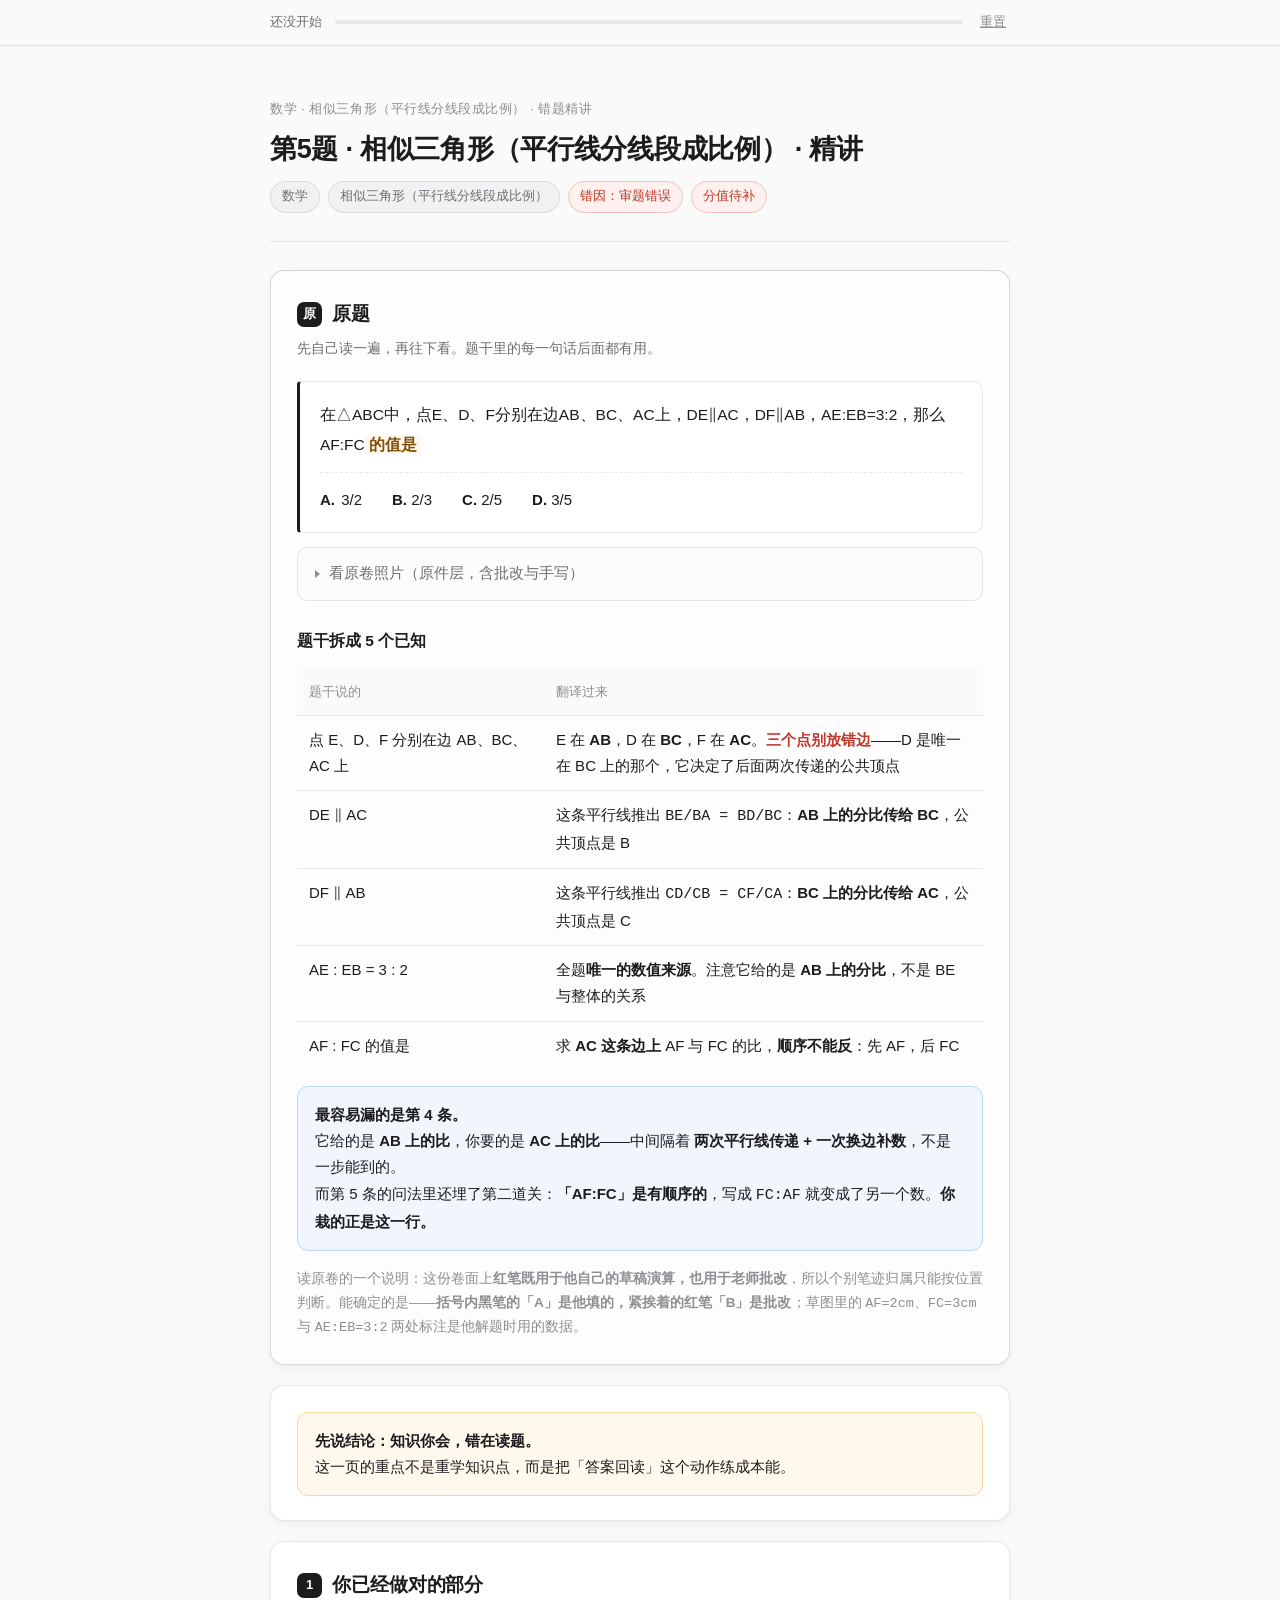
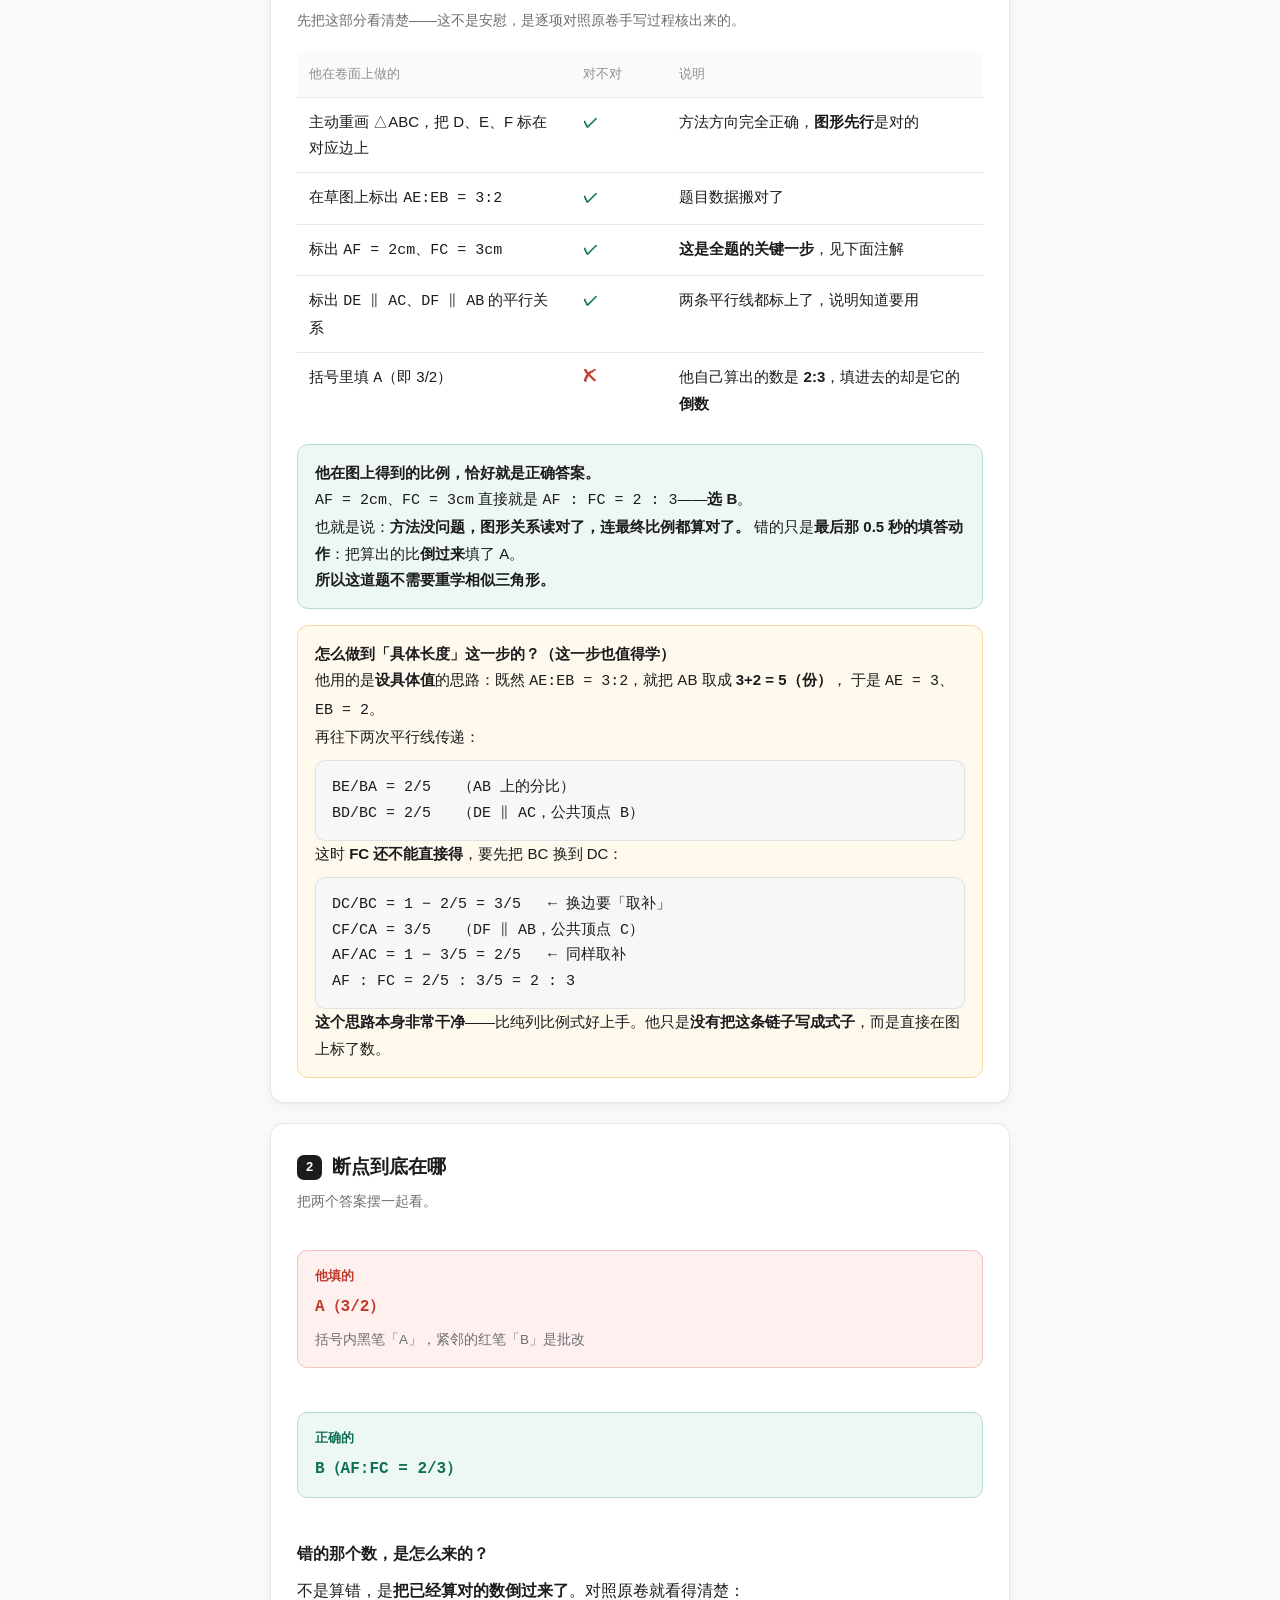
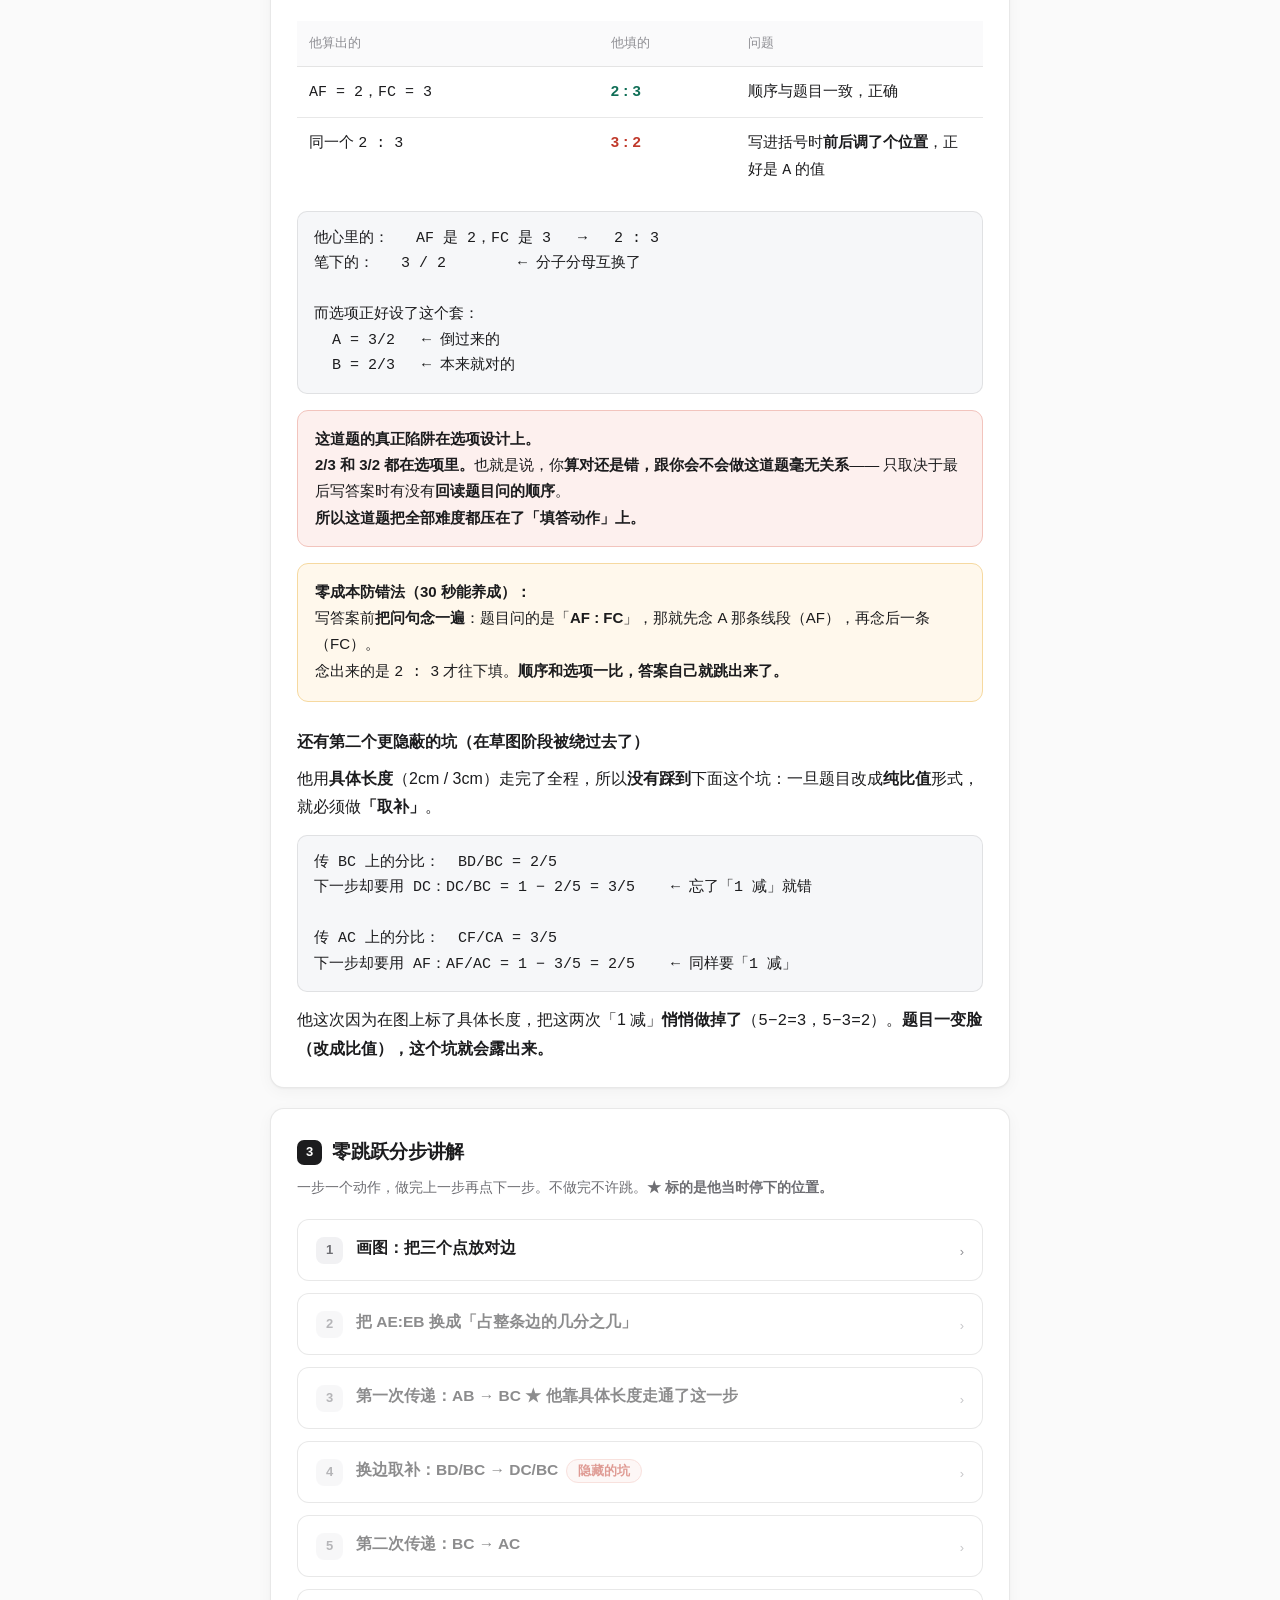
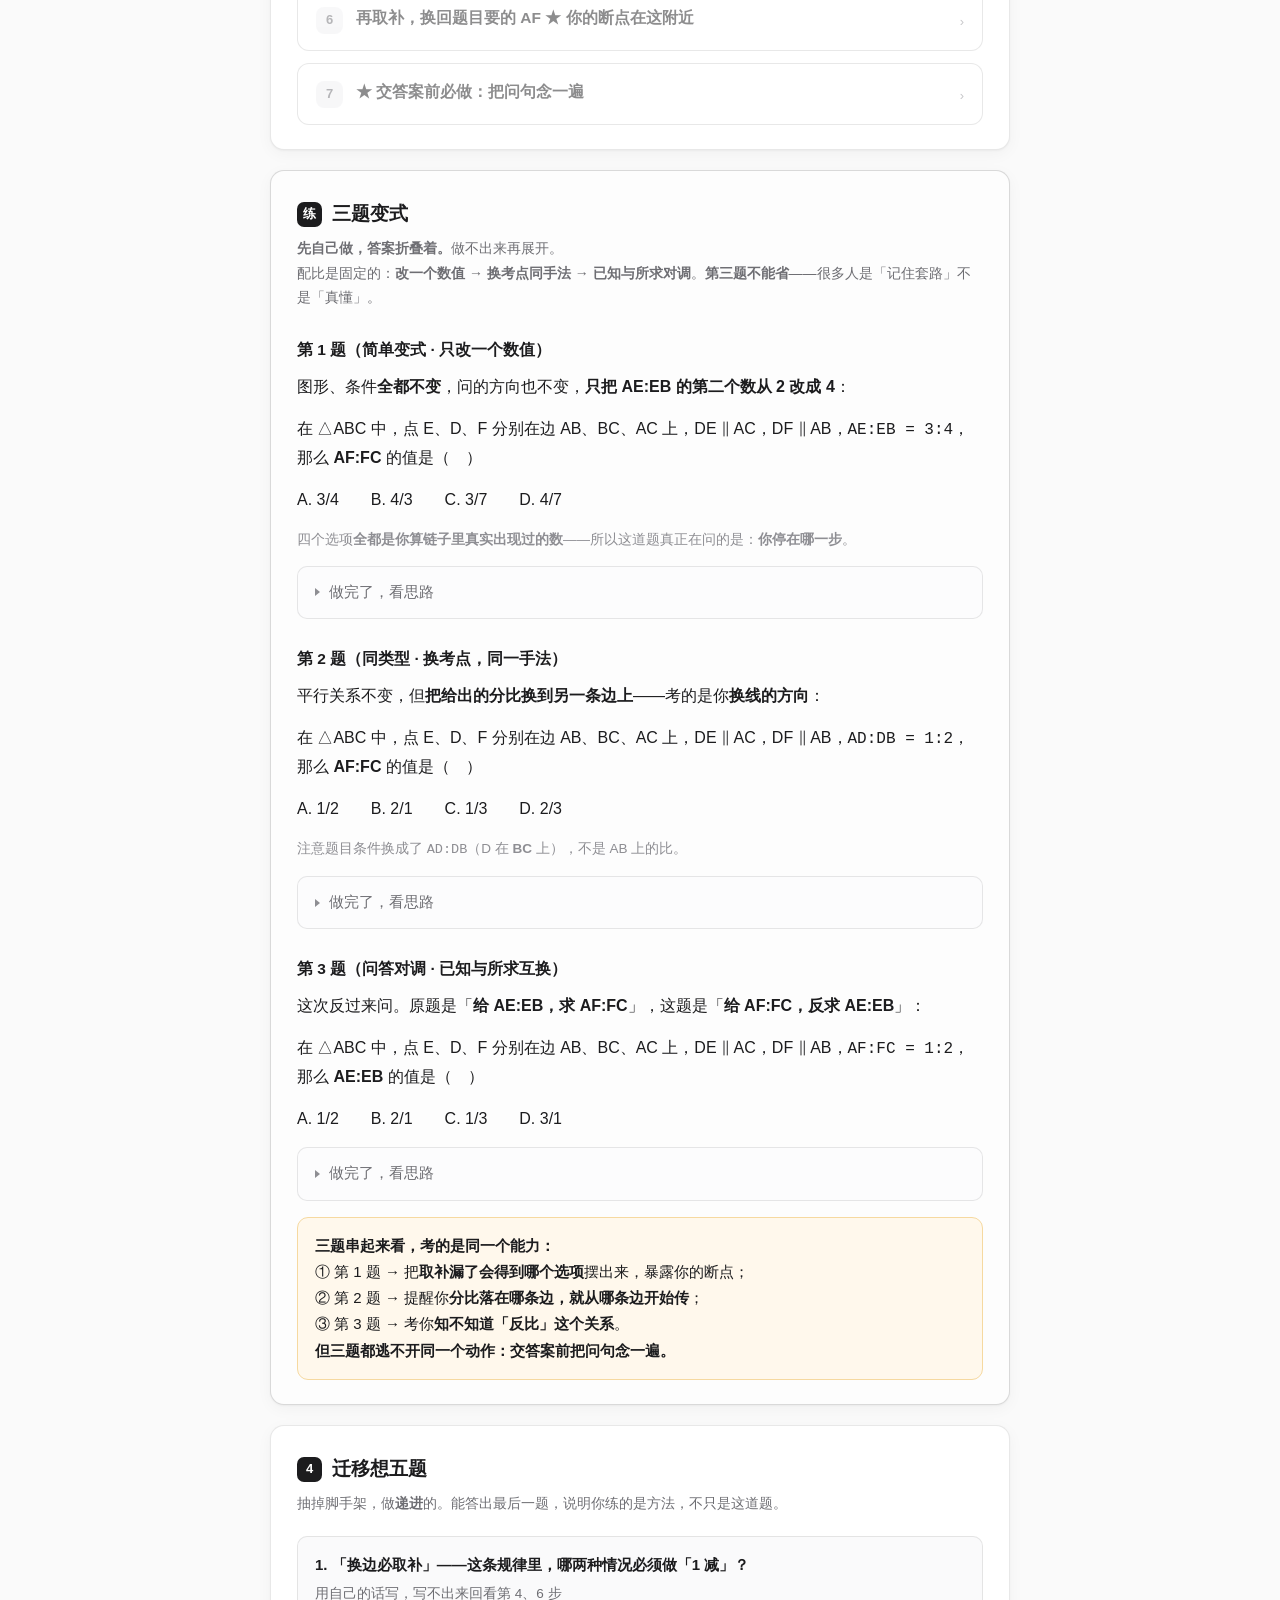
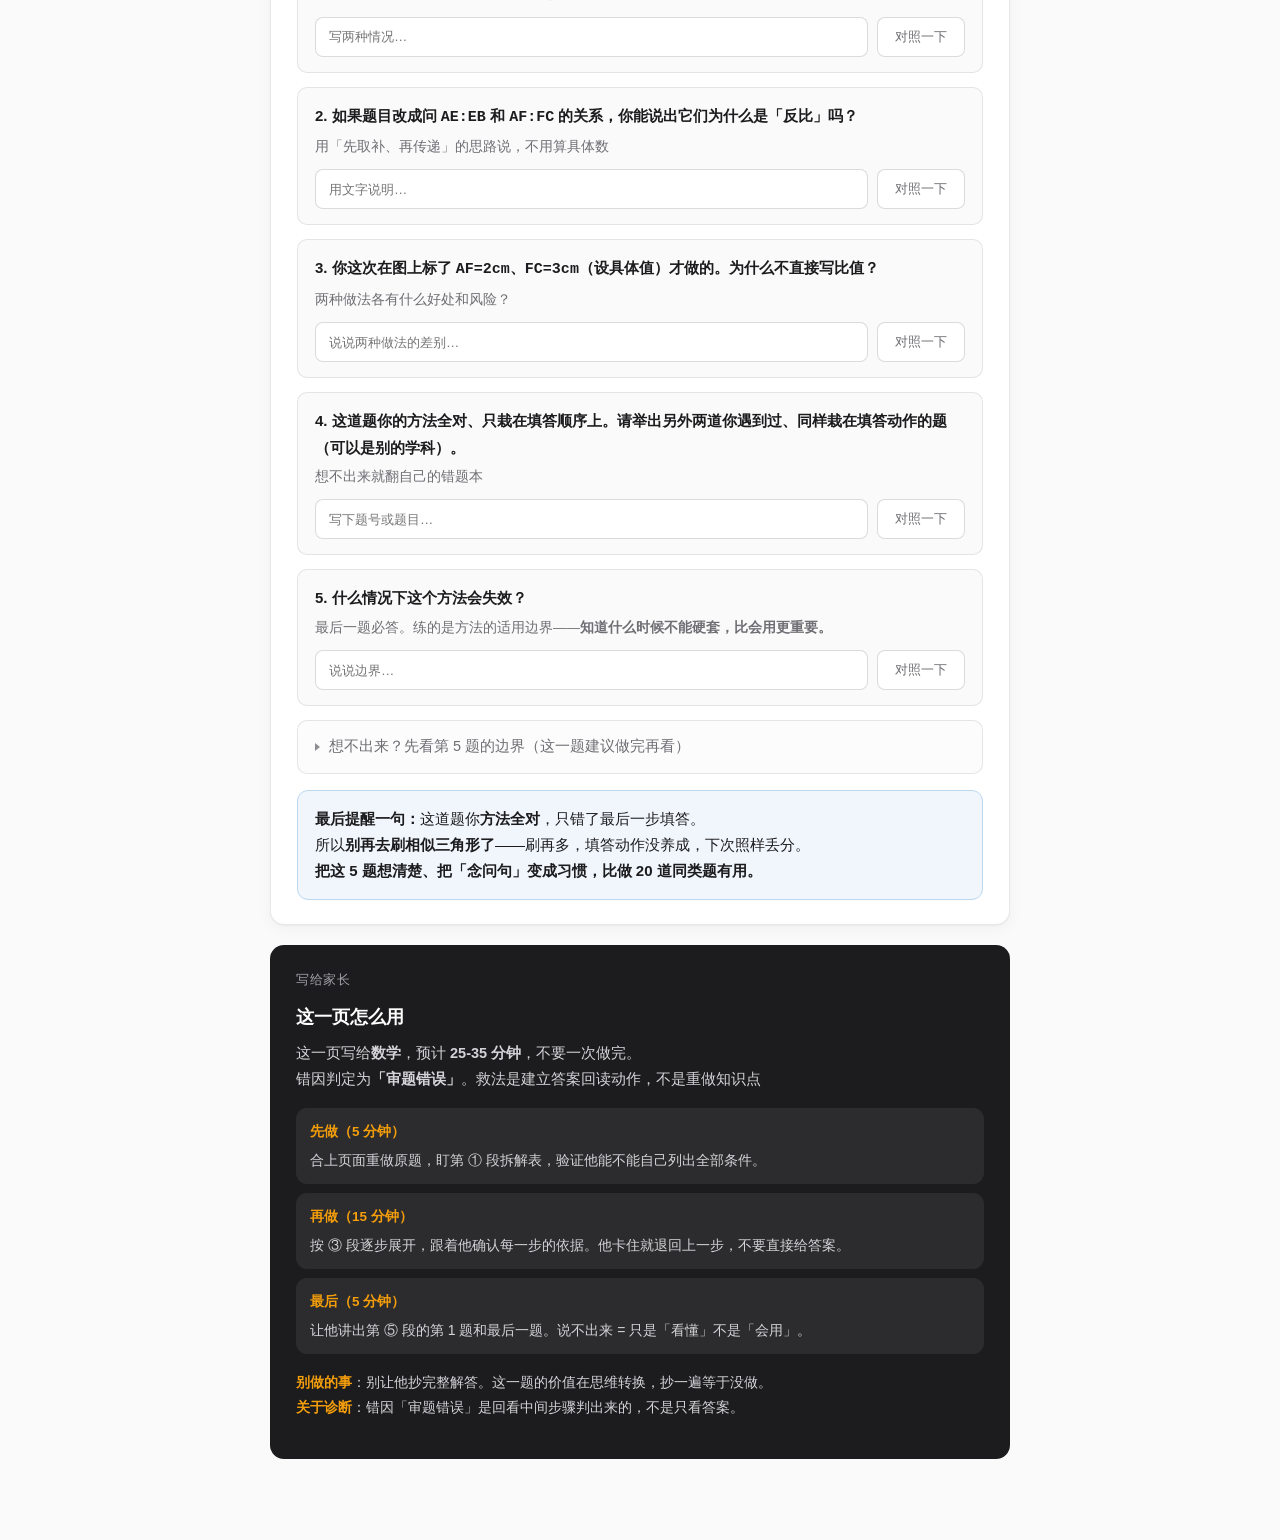
<file: docs/实战表/数学/q5-相似三角形（平行线分线段成比例）-精讲.html>
<!DOCTYPE html>
<html lang="zh-CN">
<head>
<meta charset="UTF-8">
<meta name="viewport" content="width=device-width, initial-scale=1">
<meta name="generator" content="generated-by: tools/build_skeletons.py">
<title>第5题 · 相似三角形（平行线分线段成比例） · 精讲</title>
<style>
:root{
  --bg:#ffffff; --page:#fafafa; --card:#ffffff;
  --ink:#1c1c1e; --ink2:#6e6e73; --ink3:#8e8e93;
  --line:rgba(0,0,0,.09); --line2:rgba(0,0,0,.14);
  --gold:#f59e0b; --gold-soft:#fff8ec; --gold-line:#f6d9a0;
  --blue:#185fa5; --blue-soft:#f0f6fc; --blue-line:#bcd8ef;
  --red:#c0392b; --red-soft:#fdf0ee; --red-line:#f2c4bd;
  --green:#0f6e56; --green-soft:#edf7f3; --green-line:#b7ddcf;
  --shadow:0 1px 2px rgba(0,0,0,.04),0 4px 16px rgba(0,0,0,.04);
  --r:14px;
}
*{box-sizing:border-box}
html{-webkit-text-size-adjust:100%}
body{
  margin:0; background:var(--page); color:var(--ink);
  font:16px/1.75 -apple-system,BlinkMacSystemFont,"PingFang SC","Hiragino Sans GB","Microsoft YaHei",sans-serif;
  padding:0 0 96px;
}
.wrap{max-width:780px;margin:0 auto;padding:0 20px}

/* ---------- header ---------- */
header{padding:44px 0 28px;border-bottom:1px solid var(--line);margin-bottom:28px}
.kicker{font-size:13px;color:var(--ink3);letter-spacing:.04em;margin-bottom:10px}
h1{font-size:27px;line-height:1.35;font-weight:600;margin:0 0 14px;letter-spacing:-.01em}
.meta{display:flex;flex-wrap:wrap;gap:8px}
.tag{font-size:12.5px;padding:4px 11px;border-radius:20px;background:#f1f1f3;color:var(--ink2);border:1px solid var(--line)}
.tag.hot{background:var(--red-soft);color:var(--red);border-color:var(--red-line)}

/* ---------- card ---------- */
.card{background:var(--card);border:1px solid var(--line);border-radius:var(--r);box-shadow:var(--shadow);padding:26px 26px 24px;margin-bottom:20px}
.card>*:first-child{margin-top:0}
.card>*:last-child{margin-bottom:0}
h2{font-size:19px;font-weight:600;margin:0 0 6px;letter-spacing:-.005em}
h2 .n{display:inline-flex;align-items:center;justify-content:center;width:25px;height:25px;border-radius:7px;background:var(--ink);color:#fff;font-size:13px;font-weight:600;margin-right:10px;vertical-align:2px}
.sub{font-size:14px;color:var(--ink2);margin:0 0 20px}
h3{font-size:15.5px;font-weight:600;margin:26px 0 10px}
p{margin:0 0 14px}
.hint{font-size:13.5px;color:var(--ink3)}

/* ---------- 原题区 ---------- */
.card.orig{border-color:var(--line2);background:#fdfdfd}
.stmt{
  font-size:15.5px;line-height:1.95;padding:18px 20px;margin:0 0 14px;
  background:#fff;border:1px solid var(--line);border-left:3px solid var(--ink);border-radius:4px 10px 10px 4px;
}
.stmt .hl{background:#fff8ec;padding:1px 4px;border-radius:3px;font-weight:600;color:#854f0b}
.stmt b:first-child{color:var(--ink);font-weight:700;margin-right:2px}
.stmt i{font-style:italic;font-family:"Times New Roman",Georgia,serif}
.scan{width:100%;border-radius:10px;border:1px solid var(--line);display:block;margin-bottom:8px}
.cap{font-size:12.5px;color:var(--ink3);margin:0 0 7px}

/* ---------- callout ---------- */
.note{border-radius:11px;padding:15px 17px;font-size:15px;margin:16px 0;border:1px solid}
.note b{font-weight:600}
.note.gold{background:var(--gold-soft);border-color:var(--gold-line)}
.note.blue{background:var(--blue-soft);border-color:var(--blue-line)}
.note.red{background:var(--red-soft);border-color:var(--red-line)}
.note.green{background:var(--green-soft);border-color:var(--green-line)}

/* ---------- figure ---------- */
figure{margin:18px 0 8px;background:#fcfcfd;border:1px solid var(--line);border-radius:12px;padding:10px 6px 4px}
figure svg{display:block;width:100%;height:auto}
figcaption{font-size:13px;color:var(--ink3);text-align:center;padding:6px 10px 10px}

/* ---------- code ---------- */
.code{position:relative;background:#f6f7f9;border:1px solid var(--line);border-radius:10px;padding:14px 16px;margin:0 0 14px;font:15px/1.7 ui-monospace,SFMono-Regular,Menlo,Consolas,monospace;overflow-x:auto;white-space:pre}
.copy{position:absolute;top:8px;right:8px;font:12px/1 -apple-system,sans-serif;padding:5px 9px;border-radius:6px;border:1px solid var(--line2);background:#fff;color:var(--ink2);cursor:pointer;opacity:0;transition:opacity .15s}
.code:hover .copy,.copy:focus-visible{opacity:1}
.copy:hover{background:#f0f0f2;color:var(--ink)}
.copy.ok{color:var(--green);border-color:var(--green-line);background:var(--green-soft)}

/* ---------- table ---------- */
table{width:100%;border-collapse:collapse;margin:16px 0;font-size:15px}
th,td{text-align:left;padding:11px 12px;border-bottom:1px solid var(--line);vertical-align:top}
th{font-size:13px;color:var(--ink3);font-weight:500;background:#fafafb}
tr:last-child td{border-bottom:none}
.tick{color:var(--green);font-weight:600}
.cross{color:var(--red);font-weight:600}

/* ---------- steps ---------- */
.step{border:1px solid var(--line);border-radius:12px;margin-bottom:12px;overflow:hidden;background:#fff}
.step.done{border-color:var(--green-line)}
.step-h{display:flex;align-items:flex-start;gap:13px;padding:16px 18px;cursor:pointer;user-select:none}
.step-h:hover{background:#fafafb}
.step-n{flex:0 0 27px;height:27px;border-radius:8px;background:#f1f1f3;color:var(--ink2);display:flex;align-items:center;justify-content:center;font-size:13px;font-weight:600;margin-top:1px}
.step.done .step-n{background:var(--green-soft);color:var(--green)}
.step-t{flex:1;font-size:15.5px;font-weight:600;line-height:1.5}
.step-a{flex:0 0 auto;color:var(--ink3);font-size:13px;margin-top:5px;transition:transform .2s}
.step.open .step-a{transform:rotate(90deg)}
.step-b{display:none;padding:0 18px 18px 58px}
.step.open .step-b{display:block}
.step.locked .step-h{opacity:.5;pointer-events:none}

/* ---------- answer box ---------- */
.box{border-radius:10px;padding:15px 17px;margin:16px 0;font-size:15px;border:1px solid}
.box-ans{background:var(--green-soft);border-color:var(--green-line)}
.box-ans .lbl{font-size:12.5px;color:var(--green);font-weight:600;letter-spacing:.03em;margin-bottom:7px}
.box-key{background:var(--blue-soft);border-color:var(--blue-line);font:16px/1.6 ui-monospace,SFMono-Regular,Menlo,monospace;font-weight:600;color:var(--blue);text-align:center;padding:17px}

/* ---------- input ---------- */
.qa{background:#fafafb;border:1px solid var(--line);border-radius:10px;padding:15px 17px;margin:14px 0}
.qa .q{font-size:15px;font-weight:600;margin-bottom:4px}
.qa .qsub{font-size:13.5px;color:var(--ink2);margin-bottom:11px}
.inrow{display:flex;gap:9px;flex-wrap:wrap}
input[type=text]{flex:1;min-width:170px;padding:10px 13px;border:1px solid var(--line2);border-radius:8px;font:15px/1.5 inherit;background:#fff;color:var(--ink);outline:none}
input[type=text]:focus{border-color:var(--gold);box-shadow:0 0 0 3px rgba(245,158,11,.14)}
.btn{padding:10px 17px;border:1px solid var(--line2);background:#fff;border-radius:8px;font:15px inherit;cursor:pointer;color:var(--ink2);white-space:nowrap}
.btn:hover{background:#f4f4f6;color:var(--ink)}
.btn.pri{background:var(--ink);color:#fff;border-color:var(--ink)}
.btn.pri:hover{background:#2c2c2e}
.fb{font-size:14px;margin-top:10px;display:none;padding-top:10px;border-top:1px dashed var(--line)}
.fb.show{display:block}
.fb.ok{color:var(--green)}
.fb.no{color:var(--ink2)}

/* ---------- reveal ---------- */
details{border:1px solid var(--line);border-radius:10px;margin:12px 0;background:#fcfcfd}
summary{cursor:pointer;padding:13px 17px;font-size:14.5px;font-weight:500;color:var(--ink2);list-style:none;display:flex;align-items:center;gap:9px}
summary::-webkit-details-marker{display:none}
summary::before{content:"";width:0;height:0;border-left:5px solid var(--ink3);border-top:4px solid transparent;border-bottom:4px solid transparent;transition:transform .2s;flex:0 0 auto}
details[open] summary::before{transform:rotate(90deg)}
summary:hover{color:var(--ink)}
.dbody{padding:0 17px 15px;border-top:1px solid var(--line);padding-top:14px}

/* ---------- parent ---------- */
.parent{background:#1c1c1e;color:#f5f5f7;border-radius:var(--r);padding:24px 26px;margin-bottom:20px}
.parent h2{color:#fff;font-size:18px}
.parent .sub{color:#a1a1aa}
.parent table{font-size:14.5px}
.parent th{background:#2c2c2e;color:#a1a1aa;border-bottom-color:#3a3a3c}
.parent td{border-bottom-color:#3a3a3c;color:#e8e8ed}
.parent td:first-child{color:#fbbf24;font-weight:600;width:74px}
.parent .note{background:#2c2c2e;border-color:#3a3a3c;color:#d4d4d8}
.parent code{background:#2c2c2e;color:#fbbf24;font:14px ui-monospace,Menlo,monospace;padding:1.5px 6px;border-radius:4px}

/* ---------- progress ---------- */
.prog{position:sticky;top:0;background:rgba(250,250,250,.93);backdrop-filter:blur(12px);border-bottom:1px solid var(--line);z-index:20;padding:11px 0;margin-bottom:8px}
.prog-in{max-width:780px;margin:0 auto;padding:0 20px;display:flex;align-items:center;gap:13px;font-size:13px;color:var(--ink2)}
.bar{flex:1;height:4px;background:#e8e8ec;border-radius:3px;overflow:hidden}
.bar i{display:block;height:100%;background:var(--gold);width:0;border-radius:3px;transition:width .3s}
.reset{font-size:12.5px;color:var(--ink3);background:none;border:none;cursor:pointer;padding:2px 4px;text-decoration:underline}
.reset:hover{color:var(--ink)}

@media(max-width:600px){
  body{font-size:15.5px}
  h1{font-size:22px}
  .card{padding:20px 18px}
  .step-b{padding-left:18px}
  .parent{padding:20px 18px}
}
</style>
</head>
<body>

<div class="prog">
  <div class="prog-in">
    <span id="ptxt">还没开始</span>
    <span class="bar"><i id="pbar"></i></span>
    <button class="reset" id="rst">重置</button>
  </div>
</div>

<div class="wrap">

<header>
  <div class="kicker">数学 · 相似三角形（平行线分线段成比例） · 错题精讲</div>
  <h1>第5题 · 相似三角形（平行线分线段成比例） · 精讲</h1>
  <div class="meta"><span class="tag">数学</span><span class="tag">相似三角形（平行线分线段成比例）</span><span class="tag hot">错因：审题错误</span><span class="tag hot">分值待补</span></div>
</header>

<div class="card orig">
  <h2><span class="n" style="background:var(--ink)">原</span>原题</h2>
  <p class="sub">先自己读一遍，再往下看。题干里的每一句话后面都有用。</p>

  <div class="stmt">
    在△ABC中，点E、D、F分别在边AB、BC、AC上，DE∥AC，DF∥AB，AE:EB=3:2，那么AF:FC<span class="hl">的值是</span>
<div style="margin-top:12px;padding-top:12px;border-top:1px dashed var(--line);font-size:15px"><b>A.</b> 3/2　　<b>B.</b> 2/3　　<b>C.</b> 2/5　　<b>D.</b> 3/5</div>
  </div>

  <details>
    <summary>看原卷照片（原件层，含批改与手写）</summary>
    <div class="dbody">
      <p class="cap">原卷照片：20261002-数学-第5题.jpg</p>
      <img class="scan" src="../../../RAW/错题照片/20261002-数学-第5题.jpg" alt="原卷照片：20261002-数学-第5题.jpg">
      <p class="hint">原件在 <code>RAW/</code>，已入库 Git，是这份讲解的事实依据。</p>
    </div>
  </details>

  <h3>题干拆成 5 个已知</h3>
  <table>
    <thead><tr><th style="width:36%">题干说的</th><th>翻译过来</th></tr></thead>
    <tbody>
      <tr><td>点 E、D、F 分别在边 AB、BC、AC 上</td><td>E 在 <b>AB</b>，D 在 <b>BC</b>，F 在 <b>AC</b>。<span class="cross">三个点别放错边</span>——D 是唯一在 BC 上的那个，它决定了后面两次传递的公共顶点</td></tr>
      <tr><td>DE ∥ AC</td><td>这条平行线推出 <code>BE/BA = BD/BC</code>：<b>AB 上的分比传给 BC</b>，公共顶点是 B</td></tr>
      <tr><td>DF ∥ AB</td><td>这条平行线推出 <code>CD/CB = CF/CA</code>：<b>BC 上的分比传给 AC</b>，公共顶点是 C</td></tr>
      <tr><td>AE : EB = 3 : 2</td><td>全题<b>唯一的数值来源</b>。注意它给的是 <b>AB 上的分比</b>，不是 BE 与整体的关系</td></tr>
      <tr><td><span class="hl">AF : FC</span> 的值是</td><td>求 <b>AC 这条边上</b> AF 与 FC 的比，<b>顺序不能反</b>：先 AF，后 FC</td></tr>
    </tbody>
  </table>

  <div class="note blue">
    <b>最容易漏的是第 4 条。</b><br>
    它给的是 <b>AB 上的比</b>，你要的是 <b>AC 上的比</b>——中间隔着 <b>两次平行线传递 + 一次换边补数</b>，不是一步能到的。<br>
    而第 5 条的问法里还埋了第二道关：<b>「AF:FC」是有顺序的</b>，写成 <code>FC:AF</code> 就变成了另一个数。<b>你栽的正是这一行。</b>
  </div>

  <p class="hint">读原卷的一个说明：这份卷面上<b>红笔既用于他自己的草稿演算，也用于老师批改</b>，所以个别笔迹归属只能按位置判断。能确定的是——<b>括号内黑笔的「A」是他填的，紧挨着的红笔「B」是批改</b>；草图里的 <code>AF=2cm、FC=3cm</code> 与 <code>AE:EB=3:2</code> 两处标注是他解题时用的数据。</p>
</div><div class="card">
  <div class="note gold">
    <b>先说结论：知识你会，错在读题。</b><br>
    这一页的重点不是重学知识点，而是把「答案回读」这个动作练成本能。
  </div>
</div>
<div class="card">
  <h2><span class="n">1</span>你已经做对的部分</h2>
    <p class="sub">先把这部分看清楚——这不是安慰，是逐项对照原卷手写过程核出来的。</p>

  <table>
    <thead><tr><th style="width:40%">他在卷面上做的</th><th style="width:14%">对不对</th><th>说明</th></tr></thead>
    <tbody>
      <tr><td>主动重画 △ABC，把 D、E、F 标在对应边上</td><td class="tick">✓</td><td>方法方向完全正确，<b>图形先行</b>是对的</td></tr>
      <tr><td>在草图上标出 <code>AE:EB = 3:2</code></td><td class="tick">✓</td><td>题目数据搬对了</td></tr>
      <tr><td>标出 <code>AF = 2cm</code>、<code>FC = 3cm</code></td><td class="tick">✓</td><td><b>这是全题的关键一步</b>，见下面注解</td></tr>
      <tr><td>标出 <code>DE ∥ AC</code>、<code>DF ∥ AB</code> 的平行关系</td><td class="tick">✓</td><td>两条平行线都标上了，说明知道要用</td></tr>
      <tr><td>括号里填 <code>A</code>（即 3/2）</td><td class="cross">✗</td><td>他自己算出的数是 <b>2:3</b>，填进去的却是它的<b>倒数</b></td></tr>
    </tbody>
  </table>

  <div class="note green">
    <b>他在图上得到的比例，恰好就是正确答案。</b><br>
    <code>AF = 2cm、FC = 3cm</code> 直接就是 <code>AF : FC = 2 : 3</code>——<b>选 B</b>。<br>
    也就是说：<b>方法没问题，图形关系读对了，连最终比例都算对了。</b>
    错的只是<b>最后那 0.5 秒的填答动作</b>：把算出的比<b>倒过来</b>填了 A。<br>
    <b>所以这道题不需要重学相似三角形。</b>
  </div>

  <div class="note gold">
    <b>怎么做到「具体长度」这一步的？（这一步也值得学）</b><br>
    他用的是<b>设具体值</b>的思路：既然 <code>AE:EB = 3:2</code>，就把 AB 取成 <b>3+2 = 5（份）</b>，
    于是 <code>AE = 3</code>、<code>EB = 2</code>。<br>
    再往下两次平行线传递：
    <div class="code" style="margin:10px 0 0">BE/BA = 2/5   （AB 上的分比）
BD/BC = 2/5   （DE ∥ AC，公共顶点 B）</div>
    这时 <b>FC 还不能直接得</b>，要先把 BC 换到 DC：
    <div class="code" style="margin:10px 0 0">DC/BC = 1 − 2/5 = 3/5   ← 换边要「取补」
CF/CA = 3/5   （DF ∥ AB，公共顶点 C）
AF/AC = 1 − 3/5 = 2/5   ← 同样取补
AF : FC = 2/5 : 3/5 = 2 : 3</div>
    <b>这个思路本身非常干净</b>——比纯列比例式好上手。他只是<b>没有把这条链子写成式子</b>，而是直接在图上标了数。
  </div>
</div><div class="card">
  <h2><span class="n">2</span>断点到底在哪</h2>
  <p class="sub">把两个答案摆一起看。</p>
  <div style="display:grid;grid-template-columns:1fr;gap:12px;margin:18px 0">
    <div class="box" style="background:var(--red-soft);border-color:var(--red-line)">
      <div style="font-size:12.5px;color:var(--red);font-weight:600;margin-bottom:7px">他填的</div>
      <div style="font:16px/1.6 ui-monospace,Menlo,monospace;color:var(--red);font-weight:600">A（3/2）</div>
      <div style="font-size:13.5px;color:var(--ink2);margin-top:8px">括号内黑笔「A」，紧邻的红笔「B」是批改</div>
    </div>
    <div class="box box-ans">
      <div style="font-size:12.5px;color:var(--green);font-weight:600;margin-bottom:7px">正确的</div>
      <div style="font:16px/1.6 ui-monospace,Menlo,monospace;color:var(--green);font-weight:600">B（AF:FC = 2/3）</div>
    </div>
  </div>

  <h3>错的那个数，是怎么来的？</h3>
  <p>不是算错，是<b>把已经算对的数<b>倒过来</b>了</b>。对照原卷就看得清楚：</p>

  <table>
    <thead><tr><th style="width:44%">他算出的</th><th style="width:20%">他填的</th><th>问题</th></tr></thead>
    <tbody>
      <tr><td><code>AF = 2</code>，<code>FC = 3</code></td><td class="tick">2 : 3</td><td>顺序与题目一致，正确</td></tr>
      <tr><td>同一个 <code>2 : 3</code></td><td class="cross">3 : 2</td><td>写进括号时<b>前后调了个位置</b>，正好是 <code>A</code> 的值</td></tr>
    </tbody>
  </table>

  <div class="code">他心里的：   AF 是 2，FC 是 3   →   2 : 3
笔下的：   3 / 2        ← 分子分母互换了

而选项正好设了这个套：
  A = 3/2   ← 倒过来的
  B = 2/3   ← 本来就对的</div>

  <div class="note red">
    <b>这道题的真正陷阱在选项设计上。</b><br>
    <b>2/3 和 3/2 都在选项里。</b>也就是说，你<b>算对还是错，跟你会不会做这道题毫无关系</b>——
    只取决于最后写答案时有没有<b>回读题目问的顺序</b>。<br>
    <b>所以这道题把全部难度都压在了「填答动作」上。</b>
  </div>

  <div class="note gold">
    <b>零成本防错法（30 秒能养成）：</b><br>
    写答案前<b>把问句念一遍</b>：题目问的是「<b>AF : FC</b>」，那就先念 A 那条线段（AF），再念后一条（FC）。<br>
    念出来的是 <code>2 : 3</code> 才往下填。<b>顺序和选项一比，答案自己就跳出来了。</b>
  </div>

  <h3>还有第二个更隐蔽的坑（在草图阶段被绕过去了）</h3>
  <p>他用<b>具体长度</b>（2cm / 3cm）走完了全程，所以<b>没有踩到</b>下面这个坑：一旦题目改成<b>纯比值</b>形式，就必须做<b>「取补」</b>。</p>
  <div class="code">传 BC 上的分比：  BD/BC = 2/5
下一步却要用 DC：DC/BC = 1 − 2/5 = 3/5    ← 忘了「1 减」就错

传 AC 上的分比：  CF/CA = 3/5
下一步却要用 AF：AF/AC = 1 − 3/5 = 2/5    ← 同样要「1 减」</div>
  <p>他这次因为在图上标了具体长度，把这两次「1 减」<b>悄悄做掉了</b>（<code>5−2=3</code>，<code>5−3=2</code>）。<b>题目一变脸（改成比值），这个坑就会露出来。</b></p>
</div><div class="card">
  <h2><span class="n">3</span>零跳跃分步讲解</h2>
  <p class="sub">一步一个动作，做完上一步再点下一步。不做完不许跳。<b>★ 标的是他当时停下的位置。</b></p>

  <!-- step 1 -->
  <div class="step" data-s="1">
    <div class="step-h"><div class="step-n">1</div><div class="step-t">画图：把三个点放对边</div><div class="step-a">›</div></div>
    <div class="step-b">
      <p><b>动作</b>：画 △ABC，在 <b>AB</b> 上标 E，在 <b>BC</b> 上标 D，在 <b>AC</b> 上标 F，连 DE 和 DF。</p>
      <p><b>依据</b>：题干第一句「点 E、D、F <b>分别</b>在边 AB、BC、AC 上」——「分别」是一一对应的硬约束。</p>
      <div class="note blue">
        <b>D 在 BC 上，是这道题的枢纽。</b><br>
        两条平行线都以 D 为端点，所以<b>两次传递都要经过 BC</b>。D 放错边，整条链子就断了。
      </div>
      <p><b>检验</b>：对着题干念一遍——「E 在 AB、D 在 BC、F 在 AC」——图上是不是一模一样？</p>
      <div class="qa">
        <div class="q">小试：<b>D</b> 点在哪条边上？</div>
        <div class="qsub">只写边名，三个字母</div>
        <div class="inrow">
          <input type="text" id="q1" placeholder="比如 AB">
          <button class="btn pri" data-chk="q1" data-a="BC">检查</button>
        </div>
        <div class="fb" id="f1"></div>
      </div>
    </div>
  </div>

  <!-- step 2 -->
  <div class="step locked" data-s="2">
    <div class="step-h"><div class="step-n">2</div><div class="step-t">把 AE:EB 换成「占整条边的几分之几」</div><div class="step-a">›</div></div>
    <div class="step-b">
      <p><b>动作</b>：题目给的是 <code>AE:EB = 3:2</code>，但平行线分线段用的是<b>对整条边</b>的比。换成 <code>BE/BA</code>：</p>
      <div class="code">AE:EB = 3:2        （分比）
BA = AE + EB = 3 + 2 = 5 份
BE/BA = 2/5                （占整边的比）</div>
      <p><b>依据</b>：平行线分线段成比例的公式长这样：</p>
      <div class="code">DE ∥ AC   ⇒   BE/BA = BD/BC
DF ∥ AB   ⇒   CD/CB = CF/CA</div>
      <p>左边两个的分母都是<b>整条边</b>（BA、CB），所以必须先把 <code>AE:EB</code> 换算过去。</p>
      <p><b>检验</b>：BE 是 AB 的一部分，<code>BE &lt; BA</code>，所以 <code>2/5 &lt; 1</code> ✓ 对得上。分数应该比 1 小，如果算出个大于 1 的，说明方向反了。</p>
      <div class="note gold">
        <b>顺手记一条通用习惯：</b>凡是题目给 <code>a:b</code>，而公式要 <code>a/整体</code>，就先算<b>整体 = a + b</b>。<br>
        沪教版这类题几乎每题都要用这一步。
      </div>
    </div>
  </div>

  <!-- step 3 -->
  <div class="step locked" data-s="3">
    <div class="step-h"><div class="step-n">3</div><div class="step-t">第一次传递：AB → BC ★ 他靠具体长度走通了这一步</div><div class="step-a">›</div></div>
    <div class="step-b">
      <p><b>动作</b>：用 <code>DE ∥ AC</code>，把 <code>BE/BA</code> 传给 BC 上：</p>
      <div class="code">BE/BA = BD/BC
2/5  = BD/BC
BD/BC = 2/5</div>
      <p><b>依据</b>：<code>DE ∥ AC</code> ⟹ △BDE ∽ △BCA，公共顶点是 <b>B</b>。</p>
      <p><b>检验</b>：<code>2/5 = 0.4</code>，<code>BD</code> 是 BC 的一部分，<code>BD &lt; BC</code> ✓</p>
      <div class="note green">
        <b>他这一步是对的。</b>原卷上他在图里标了具体长度，等价于把 BC 取成 5 份，<code>BD = 2</code>——<b>比例完全一致</b>。
      </div>
    </div>
  </div>

  <!-- step 4 -->
  <div class="step locked" data-s="4">
    <div class="step-h"><div class="step-n">4</div><div class="step-t">换边取补：BD/BC → DC/BC<span class="tag hot" style="margin-left:8px">隐藏的坑</span></div><div class="step-a">›</div></div>
    <div class="step-b">
      <p><b>动作</b>：下一步要用的是 <code>DC</code>，不是 <code>BD</code>。而 <code>BD + DC = BC</code>，所以：</p>
      <div class="code">BD/BC = 2/5
DC/BC = 1 − 2/5 = 3/5      ← 必须「1 减」</div>
      <p><b>依据</b>：D 在 BC <b>中间</b>，所以 <code>BD</code> 和 <code>DC</code> 合起来才是 <code>BC</code>。既然 <code>BD</code> 占 <code>2/5</code>，剩下的 <code>DC</code> 就占 <code>1 − 2/5</code>。</p>
      <p><b>检验</b>：<code>2/5 + 3/5 = 5/5 = 1</code> ✓ 两个加起来正好是整条边。这一步<b>验一下就不会错</b>。</p>
      <div class="note red">
        <b>这一步是这类题的第一个固定扣分点。</b><br>
        <b>「换边必取补」</b>——BD 传给 DC 要做 1 减，AF 传给 FC 也要做 1 减。<br>
        他这次因为在图上标了具体长度（<code>5−2=3</code>），把这一步<b>悄悄做掉了</b>，所以没暴露。<b>题目一改成纯比值就会撞上。</b>
      </div>
      <div class="qa">
        <div class="q">小试：<code>BD/BC = 2/5</code>，那么 <code>DC/BC = ?</code></div>
        <div class="qsub">先写那个「1 减」</div>
        <div class="inrow">
          <input type="text" id="q2" placeholder="填一个分数">
          <button class="btn pri" data-chk="q2" data-a="3/5">检查</button>
        </div>
        <div class="fb" id="f2"></div>
      </div>
    </div>
  </div>

  <!-- step 5 -->
  <div class="step locked" data-s="5">
    <div class="step-h"><div class="step-n">5</div><div class="step-t">第二次传递：BC → AC</div><div class="step-a">›</div></div>
    <div class="step-b">
      <p><b>动作</b>：用 <code>DF ∥ AB</code>，把 <code>CD/CB</code> 传给 AC 上：</p>
      <div class="code">CD/CB = CF/CA
3/5  = CF/CA
CF/CA = 3/5</div>
      <p><b>依据</b>：<code>DF ∥ AB</code> ⟹ △CDF ∽ △CAB，公共顶点是 <b>C</b>。</p>
      <p><b>检验</b>：<code>3/5 = 0.6</code>，<code>CF &lt; CA</code> ✓</p>
      <div class="note blue">
        <b>为什么这里能直接传、不用取补？</b><br>
        因为这一步的起点 <code>CD/CB</code> 和终点 <code>CF/CA</code> <b>本来就是同一段</b>，没换边。<br>
        <b>规律：只有「BD→DC」「AF→FC」这种同一条边上换段的才要取补。</b>
      </div>
    </div>
  </div>

  <!-- step 6 -->
  <div class="step locked" data-s="6">
    <div class="step-h"><div class="step-n">6</div><div class="step-t">再取补，换回题目要的 AF ★ 你的断点在这附近</div><div class="step-a">›</div></div>
    <div class="step-b">
      <div class="note red" style="margin-top:0">
        <b>★ 前五步他都做对了。断点就在「最后交答案」这一下。</b>
      </div>
      <p><b>动作</b>：题目问的是 <code>AF</code>，手上是 <code>CF</code>，再取一次补：</p>
      <div class="code">CF/CA = 3/5
AF/AC = 1 − 3/5 = 2/5      ← 又一次「1 减」

现在把同分母去掉，得到 AF:FC：
AF/AC = 2/5   →   AF 占 2 份
FC/AC = 3/5   →   FC 占 3 份
所以  AF : FC = 2 : 3</div>
      <p><b>依据</b>：<code>AF + FC = AC</code>，同一条边分成两段；分母相同，<b>比值就是份数之比</b>。</p>
      <div class="note gold">
        <b>这一步别用同分母算，直接数份数更快也更不容易错：</b><br>
        AC 一共 5 份，<code>AF</code> 拿 2 份、<code>FC</code> 拿 3 份 → <b>AF : FC = 2 : 3</b>。<br>
        <b>顺序跟着题目走</b>：题目问 AF 在前，就先写 2。
      </div>
      <p><b>检验</b>：<code>2 + 3 = 5</code>，和 AC 的总份数一致 ✓</p>
    </div>
  </div>

  <!-- step 7 -->
  <div class="step locked" data-s="7">
    <div class="step-h"><div class="step-n">7</div><div class="step-t">★ 交答案前必做：把问句念一遍</div><div class="step-a">›</div></div>
    <div class="step-b">
      <div class="note red" style="margin-top:0">
        <b>★ 这就是你这道题唯一缺的动作。前面六步全对，栽在这里。</b>
      </div>
      <p><b>动作</b>：笔停住准备填选项时，<b>把题目的问句念出声</b>：</p>
      <div class="code">念：「那么 AF : FC 的值是」

听到 AF  →  对应 2   （AF = 2cm，他自己标的）
听到 FC  →  对应 3   （FC = 3cm）

写成  2 : 3   →  选 B</div>
      <p><b>依据</b>：<code>AF:FC</code> 和 <code>FC:AF</code> 是<b>两个不同的数</b>，而选项把两个都给了，所以<b>只有回读能分辨</b>。</p>
      <p><b>检验</b>：把选好的答案<b>代回问句读一遍</b>——「AF 比 FC」读成 <code>2 比 3</code>，和选项 B 一致 ✓</p>
      <div class="box box-ans">
        <div class="lbl">最终答案</div>
        <div style="font:17px/1.6 ui-monospace,Menlo,monospace;font-weight:600;color:var(--green)">B（AF : FC = 2 : 3，即 2/3）</div>
      </div>
      <div class="note blue">
        <b>为什么这道题值得单独讲：</b><br>
        <b>它的全部难度都压在最后 0.5 秒</b>——前面全对，也照样丢分。<br>
        这是<b>最值得练的题型</b>：因为练的完全是「检查习惯」，而习惯一旦养成，<b>所有选择题都受益</b>。
      </div>
    </div>
  </div>
</div><div class="card orig">
  <h2><span class="n" style="background:var(--ink)">练</span>三题变式</h2>
  <p class="sub"><b>先自己做，答案折叠着。</b>做不出来再展开。<br>
  配比是固定的：<b>改一个数值 → 换考点同手法 → 已知与所求对调</b>。<b>第三题不能省</b>——很多人是「记住套路」不是「真懂」。</p>

  <h3>第 1 题（简单变式 · 只改一个数值）</h3>
  <p>图形、条件<b>全都不变</b>，问的方向也不变，<b>只把 AE:EB 的第二个数从 2 改成 4</b>：</p>
  <p>在 △ABC 中，点 E、D、F 分别在边 AB、BC、AC 上，DE ∥ AC，DF ∥ AB，<code>AE:EB = 3:4</code>，那么 <b>AF:FC</b> 的值是（　）</p>
  <p>A. 3/4　　B. 4/3　　C. 3/7　　D. 4/7</p>
  <p class="hint">四个选项<b>全都是你算链子里真实出现过的数</b>——所以这道题真正在问的是：<b>你停在哪一步</b>。</p>

  <details>
    <summary>做完了，看思路</summary>
    <div class="dbody">
      <div class="code">BE/BA = 4/(3+4) = 4/7
BD/BC = 4/7      （DE ∥ AC）
DC/BC = 1 − 4/7 = 3/7   ← 取补①
CF/CA = 3/7      （DF ∥ AB）
AF/AC = 1 − 3/7 = 4/7   ← 取补②

AF = 4 份，FC = 3 份
AF : FC = 4 : 3 = 4/3   →  选 B</div>
      <p><b>四个选项分别对应你可能停住的地方</b>：</p>
      <div class="code">A. 3/4  → 算对了，但问句方向没回读（<b>原错误</b>）
B. 4/3  →  正确
C. 3/7  →  忘了取补①，直接把 DC/BC 当成 CF/CA
D. 4/7  →  忘了取补②，停在 AF/AC 就当成 AF:FC</div>
      <p><b>所以这题的作用是把你的断点变成可见的。</b><br>
      如果你选了 C 或 D，说明<b>取补</b>这个动作还不稳（这就是那个隐藏坑）；<br>
      如果你算了全对却选了 A，那说明<b>问句没回读</b>——<b>做之前先把问句念一遍</b>。</p>
    </div>
  </details>

  <h3>第 2 题（同类型 · 换考点，同一手法）</h3>
  <p>平行关系不变，但<b>把给出的分比换到另一条边上</b>——考的是你<b>换线的方向</b>：</p>
  <p>在 △ABC 中，点 E、D、F 分别在边 AB、BC、AC 上，DE ∥ AC，DF ∥ AB，<code>AD:DB = 1:2</code>，那么 <b>AF:FC</b> 的值是（　）</p>
  <p>A. 1/2　　B. 2/1　　C. 1/3　　D. 2/3</p>
  <p class="hint">注意题目条件换成了 <code>AD:DB</code>（D 在 <b>BC</b> 上），不是 AB 上的比。</p>

  <details>
    <summary>做完了，看思路</summary>
    <div class="dbody">
      <div class="code">条件直接给的是 BC 上的分比，不用先换算：
BD/DC = 2/1
BD/BC = 2/(2+1) = 2/3

用 DF ∥ AB 传：
CF/CA = CD/CB = 1/3

取补：
AF/AC = 1 − 1/3 = 2/3

AF = 2 份，FC = 1 份
AF : FC = 2 : 1 = 2      →  选 B</div>
      <p><b>这题比原题简单一步</b>——因为 <code>AD:DB</code> 本身就落在 BC 上，<b>第一步的「换算成整边比」直接省了</b>。<br>
      但它同样要<b>取补两次</b>（DC 一次、AF 一次）。<b>「换边必取补」这条规律在这里救了你。</b></p>
    </div>
  </details>

  <h3>第 3 题（问答对调 · 已知与所求互换）</h3>
  <p>这次反过来问。原题是「<b>给 AE:EB，求 AF:FC</b>」，这题是「<b>给 AF:FC，反求 AE:EB</b>」：</p>
  <p>在 △ABC 中，点 E、D、F 分别在边 AB、BC、AC 上，DE ∥ AC，DF ∥ AB，<code>AF:FC = 1:2</code>，那么 <b>AE:EB</b> 的值是（　）</p>
  <p>A. 1/2　　B. 2/1　　C. 1/3　　D. 3/1</p>

  <details>
    <summary>做完了，看思路</summary>
    <div class="dbody">
      <p><b>推法一：原路走回去（推荐）</b></p>
      <div class="code">AF:FC = 1:2  →  AF/AC = 1/3
取补：  CF/CA = 1 − 1/3 = 2/3
DF∥AB 逆推：  CD/CB = 2/3
取补：  BD/BC = 1 − 2/3 = 1/3
DE∥AC 逆推：  BE/BA = 1/3
取补：  AE/AB = 1 − 1/3 = 2/3

AE = 2 份，EB = 1 份
AE : EB = 2 : 1 = 2        →  选 B</div>
      <p><b>推法二：找对称关系（更快，但要能推出来）</b></p>
      <div class="code">原题：AE:EB = m:n  →  AF:FC = ?
      反过来：AF:FC = p:q  →  AE:EB = ?

观察上面第 2 题：AD:DB = 1:2  →  AF:FC = 2:1
可以验证出的一般关系是：
   AE:EB = m:n   ⇒   AF:FC = n:m   ← 正好「反比」

所以 AF:FC = 1:2  ⇒  AE:EB = 2:1   →  选 B</div>
      <div class="note blue">
        <b>为什么第 3 题才是真正的考试题？</b><br>
        因为它<b>逼你确认自己理解的是「关系」还是「套路」</b>。<br>
        <b>只会套原题流程的人，做这题会下意识把 1:2 又用一遍</b>，写出 AE:EB = 1:2 选 A——<b>正好是错的</b>。<br>
        能做对这题，说明你真的知道<b>为什么</b>是反比，而不是背下了 3:2 → 2:3。
      </div>
      <p style="margin-top:12px"><b>顺带一个反比关系的验证：</b>原题 <code>3:2 → 2:3</code>，第 1 题 <code>3:4 → 4:3</code>，第 2 题 <code>1:2 → 2:1</code>，第 3 题 <code>1:2 → 2:1</code>，<b>四次都吻合</b>。</p>
    </div>
  </details>

  <div class="note gold">
    <b>三题串起来看，考的是同一个能力：</b><br>
    ① 第 1 题 → 把<b>取补漏了会得到哪个选项</b>摆出来，暴露你的断点；<br>
    ② 第 2 题 → 提醒你<b>分比落在哪条边，就从哪条边开始传</b>；<br>
    ③ 第 3 题 → 考你<b>知不知道「反比」这个关系</b>。<br>
    <b>但三题都逃不开同一个动作：交答案前把问句念一遍。</b>
  </div>
</div><div class="card">
  <h2><span class="n">4</span>迁移想五题</h2>
  <p class="sub">抽掉脚手架，做<b>递进</b>的。能答出最后一题，说明你练的是方法，不只是这道题。</p>

  <div class="qa">
    <div class="q">1. 「换边必取补」——这条规律里，哪两种情况必须做「1 减」？</div>
    <div class="qsub">用自己的话写，写不出来回看第 4、6 步</div>
    <div class="inrow">
      <input type="text" id="q3" placeholder="写两种情况…">
      <button class="btn" data-chk="q3" data-a="BD换DC / AF换FC / 同一条边换段">对照一下</button>
    </div>
    <div class="fb" id="f3"></div>
  </div>

  <div class="qa">
    <div class="q">2. 如果题目改成问 <code>AE:EB</code> 和 <code>AF:FC</code> 的关系，你能说出它们为什么是「反比」吗？</div>
    <div class="qsub">用「先取补、再传递」的思路说，不用算具体数</div>
    <div class="inrow">
      <input type="text" id="q4" placeholder="用文字说明…">
      <button class="btn" data-chk="q4" data-a="两次取补 / 取补把比例翻转 / 反比">对照一下</button>
    </div>
    <div class="fb" id="f4"></div>
  </div>

  <div class="qa">
    <div class="q">3. 你这次在图上标了 <code>AF=2cm、FC=3cm</code>（设具体值）才做的。<b>为什么不直接写比值？</b></div>
    <div class="qsub">两种做法各有什么好处和风险？</div>
    <div class="inrow">
      <input type="text" id="q5" placeholder="说说两种做法的差别…">
      <button class="btn" data-chk="q5" data-a="具体值 / 不易错 / 直观 / 风险是忘取补 / 比值要取补">对照一下</button>
    </div>
    <div class="fb" id="f5"></div>
  </div>

  <div class="qa">
    <div class="q">4. 这道题你的方法全对、只栽在<b>填答顺序</b>上。请举出<b>另外两道你遇到过、同样栽在填答动作</b>的题（可以是别的学科）。</div>
    <div class="qsub">想不出来就翻自己的错题本</div>
    <div class="inrow">
      <input type="text" id="q6" placeholder="写下题号或题目…">
      <button class="btn" data-chk="q6" data-a="顺序 / 单位 / 问法 / 看错问什么">对照一下</button>
    </div>
    <div class="fb" id="f6"></div>
  </div>

  <div class="qa">
    <div class="q">5. <b>什么情况下这个方法会失效？</b></div>
    <div class="qsub">最后一题必答。练的是方法的适用边界——<b>知道什么时候不能硬套，比会用更重要。</b></div>
    <div class="inrow">
      <input type="text" id="q7" placeholder="说说边界…">
      <button class="btn" data-chk="q7" data-a="没有平行 / 两条平行不在对应位置 / E、D、F不在边 / 不是三角形 / 中点 / 不在边上">对照一下</button>
    </div>
    <div class="fb" id="f7"></div>
  </div>

  <details>
    <summary>想不出来？先看第 5 题的边界（这一题建议做完再看）</summary>
    <div class="dbody">
      <p><b>这套「平行线分线段成比例」能用的前提是：</b></p>
      <table>
        <thead><tr><th style="width:34%">前提</th><th>不满足会怎样</th></tr></thead>
        <tbody>
          <tr><td>必须是<b>三角形</b></td><td>没有第三个顶点，就没有公共顶点可传递，公式直接失效</td></tr>
          <tr><td>必须有<b>平行线</b></td><td>没有平行就<b>没有相似</b>，比例关系无从谈起——这是最常见的前提缺失</td></tr>
          <tr><td>点必须<b>落在边上</b>且在<b>对应位置</b></td><td>点跑到延长线上，相似仍成立但<b>要改符号</b>，直接套会出现<b>负的长度</b></td></tr>
          <tr><td>分比和所求必须<b>落在同两条边上</b></td><td>如果给的是 <code>AE:EB</code> 却问 <code>AB</code> 上的其他关系，<b>要自己判断还需不需要传递</b></td></tr>
        </tbody>
      </table>
      <div class="note red">
        <b>最需要警惕的一种失效：没有平行线。</b><br>
        <b>题目里如果没有出现「∥」，就不要用这套公式。</b><br>
        比如若某天题目只说「DE 平分 ∠A」或「AD 是中线」，那是<b>中位线定理</b>的路子，<b>比例形式不同</b>，硬套会得到看着像样但错的答案。
      </div>
      <div class="note gold">
        <b>一句话记住边界：</b><br>
        <b>「三角形 + 平行线 + 点在对应边上」</b>——三条全满足才用这套比例链。<br>
        <b>少一条就停下来，换思路。</b>
      </div>
    </div>
  </details>

  <div class="note blue">
    <b>最后提醒一句：</b>这道题你<b>方法全对</b>，只错了最后一步填答。<br>
    所以<b>别再去刷相似三角形了</b>——刷再多，填答动作没养成，下次照样丢分。<br>
    <b>把这 5 题想清楚、把「念问句」变成习惯，比做 20 道同类题有用。</b>
  </div>
</div><div class="parent">
  <div class="kicker" style="color:#a1a1aa">写给家长</div>
  <h2 style="color:#fff">这一页怎么用</h2>
  <p style="font-size:14.5px;color:#d4d4d8;line-height:1.8">
    这一页写给<b>数学</b>，预计 <b>25-35 分钟</b>，不要一次做完。<br>
    错因判定为<b>「审题错误」</b>。救法是建立答案回读动作，不是重做知识点
  </p>
  <div style="display:grid;grid-template-columns:1fr;gap:9px;margin:16px 0">
    <div style="background:rgba(255,255,255,.07);border-radius:11px;padding:12px 14px">
      <div style="font-size:13.5px;color:#f59e0b;font-weight:600;margin-bottom:4px">先做（5 分钟）</div>
      <div style="font-size:14px;color:#d4d4d8">合上页面重做原题，盯第 ① 段拆解表，验证他能不能自己列出全部条件。</div>
    </div>
    <div style="background:rgba(255,255,255,.07);border-radius:11px;padding:12px 14px">
      <div style="font-size:13.5px;color:#f59e0b;font-weight:600;margin-bottom:4px">再做（15 分钟）</div>
      <div style="font-size:14px;color:#d4d4d8">按 ③ 段逐步展开，跟着他确认每一步的依据。他卡住就退回上一步，不要直接给答案。</div>
    </div>
    <div style="background:rgba(255,255,255,.07);border-radius:11px;padding:12px 14px">
      <div style="font-size:13.5px;color:#f59e0b;font-weight:600;margin-bottom:4px">最后（5 分钟）</div>
      <div style="font-size:14px;color:#d4d4d8">让他讲出第 ⑤ 段的第 1 题和最后一题。说不出来 = 只是「看懂」不是「会用」。</div>
    </div>
  </div>
  <p style="font-size:14px;color:#d4d4d8;line-height:1.8">
    <b style="color:#f59e0b">别做的事</b>：别让他抄完整解答。这一题的价值在思维转换，抄一遍等于没做。
    <br><b style="color:#f59e0b">关于诊断</b>：错因「审题错误」是回看中间步骤判出来的，不是只看答案。
  </p>
</div>

</div>

<script>
(function(){
  var KEY='msb.q5.progress.v1';
  var steps=Array.prototype.slice.call(document.querySelectorAll('.step'));
  var bar=document.getElementById('pbar');
  var ptxt=document.getElementById('ptxt');
  var opened={};

  try{opened=JSON.parse(localStorage.getItem(KEY)||'{}')||{};}catch(e){opened={};}

  function save(){try{localStorage.setItem(KEY,JSON.stringify(opened));}catch(e){}}

  function render(){
    var n=0;
    steps.forEach(function(s,i){
      var id=s.dataset.s, isOpen=!!opened[id];
      s.classList.toggle('open',isOpen);
      var prevOpen = i===0 ? true : !!opened[steps[i-1].dataset.s];
      s.classList.toggle('locked',!prevOpen);
      s.classList.toggle('done',isOpen);
      if(isOpen)n++;
    });
    var pct=steps.length? Math.round(n/steps.length*100) : 0;
    bar.style.width=pct+'%';
    ptxt.textContent = n===0 ? '还没开始' : 'q5 '+n+' / '+steps.length;
  }

  steps.forEach(function(s,i){
    s.querySelector('.step-h').addEventListener('click',function(){
      var id=s.dataset.s;
      opened[id]=!opened[id];
      if(opened[id]){for(var j=0;j<i;j++)opened[steps[j].dataset.s]=true;}
      save();render();
    });
  });

  var rst=document.getElementById('rst');
  if(rst) rst.addEventListener('click',function(){
    if(!confirm('清空这一页的阅读进度？答案和讲解不受影响。'))return;
    opened={};save();render();
  });

  document.addEventListener('click',function(e){
    var btn=e.target.closest('[data-chk]');
    if(!btn)return;
    var id=btn.dataset.chk, ans=(btn.dataset.a||'').trim();
    var inp=document.getElementById(id);
    if(!inp)return;
    var val=(inp.value||'').trim();
    var fb=document.getElementById('f'+id.slice(1));
    if(!fb)return;
    if(!val){fb.className='fb show no';fb.textContent='先写点什么再对答案。';return;}
    var keys=ans.split(/\s*\/\s*/).filter(Boolean);
    var hit=keys.some(function(k){return val.indexOf(k)>-1;});
    if(hit){fb.className='fb show ok';fb.textContent='✓ 对了。';}
    else{fb.className='fb show no';fb.textContent='再想想。参考答案：'+ans;}
  });

  document.addEventListener('keydown',function(e){
    if(e.key!=='Enter')return;
    var t=e.target;
    if(t&&t.type==='text'){
      var wrap=t.closest('.qa');
      if(wrap){var b=wrap.querySelector('[data-chk]');if(b)b.click();}
    }
  });

  render();
})();
</script>
</body>
</html>
</file>
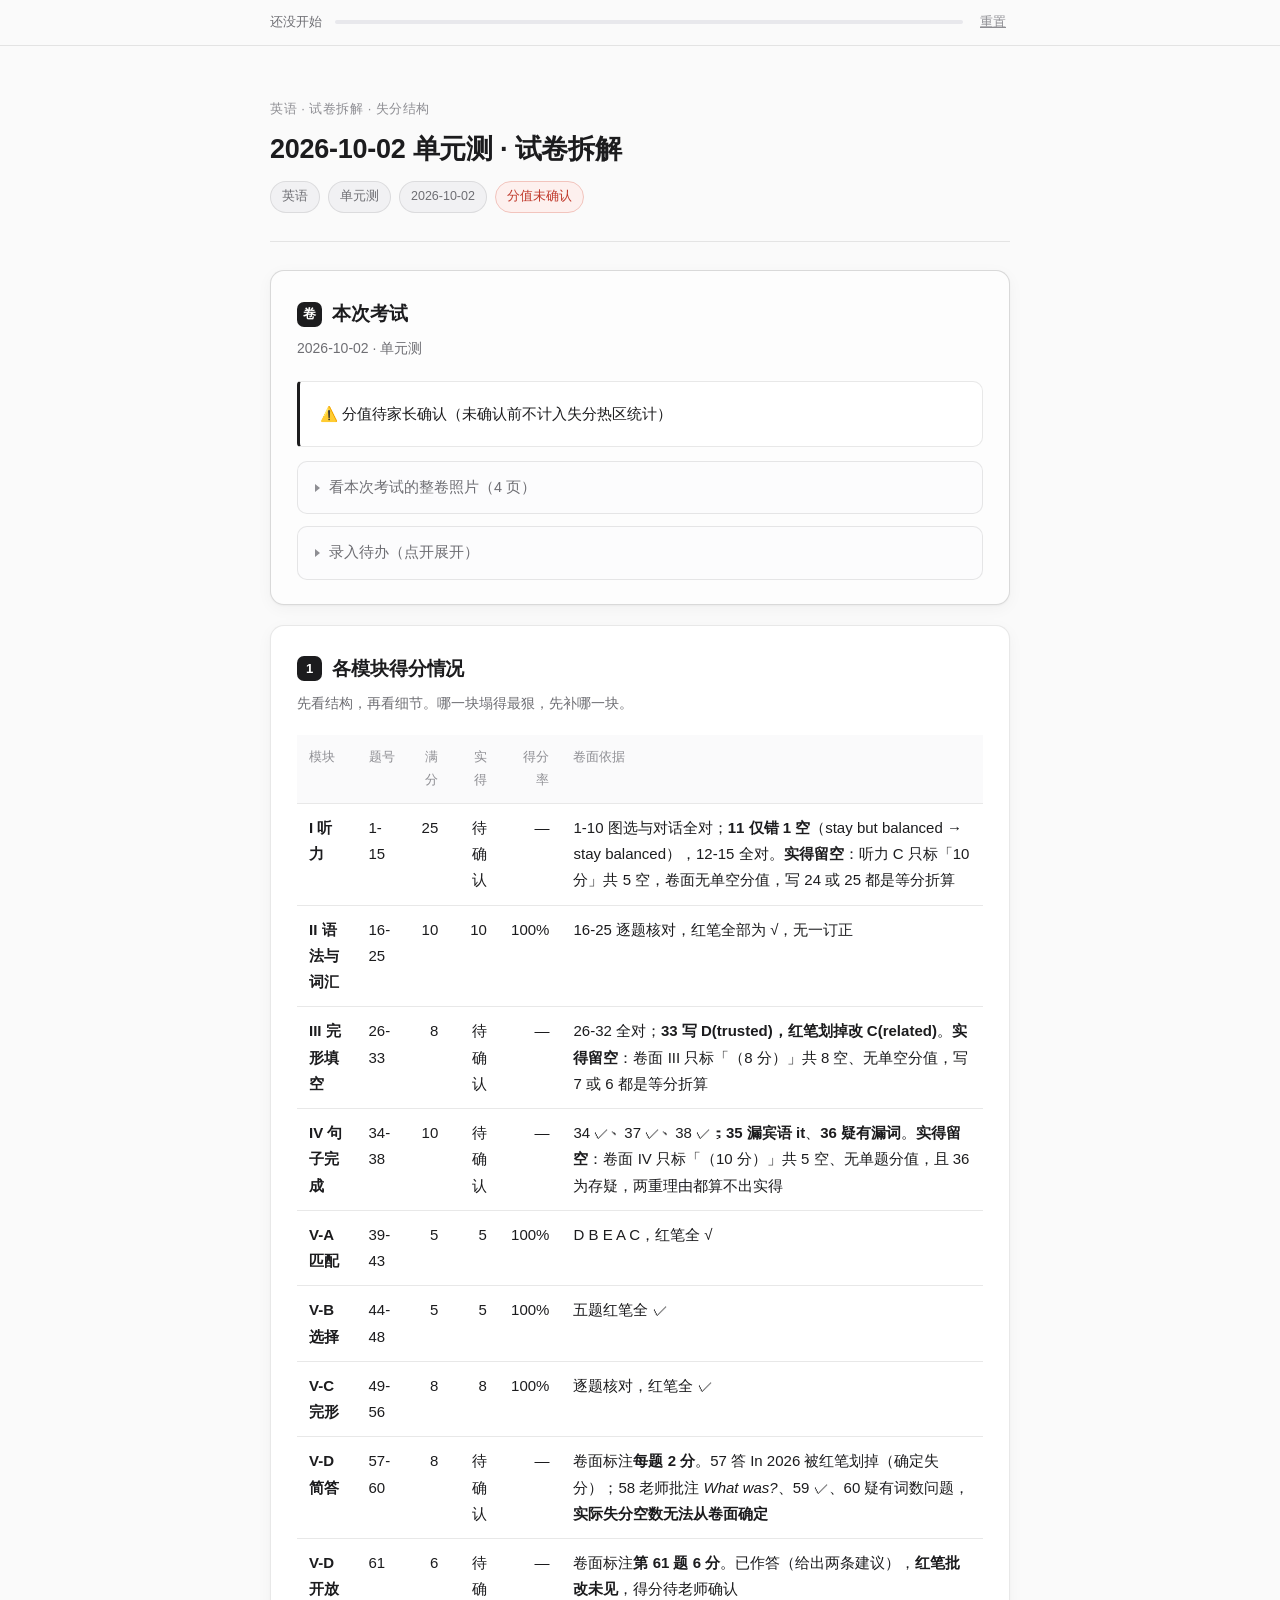
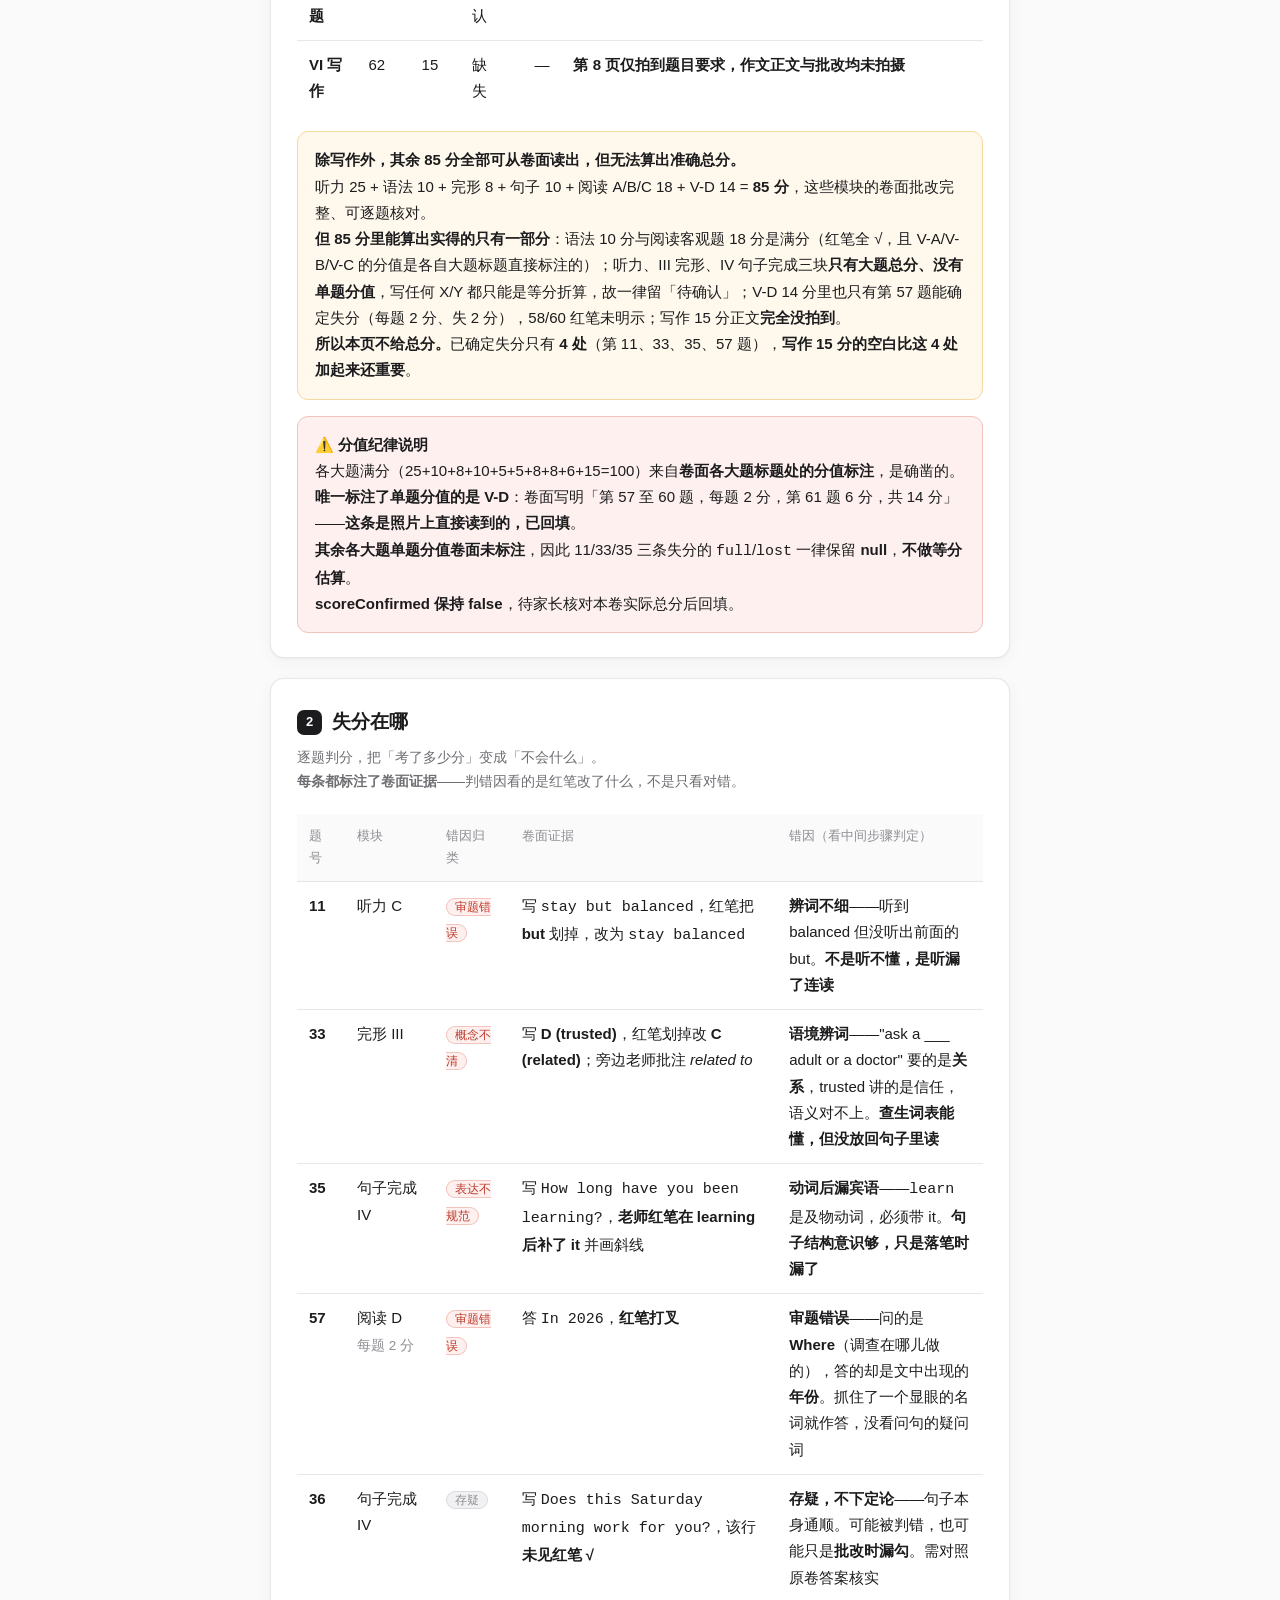
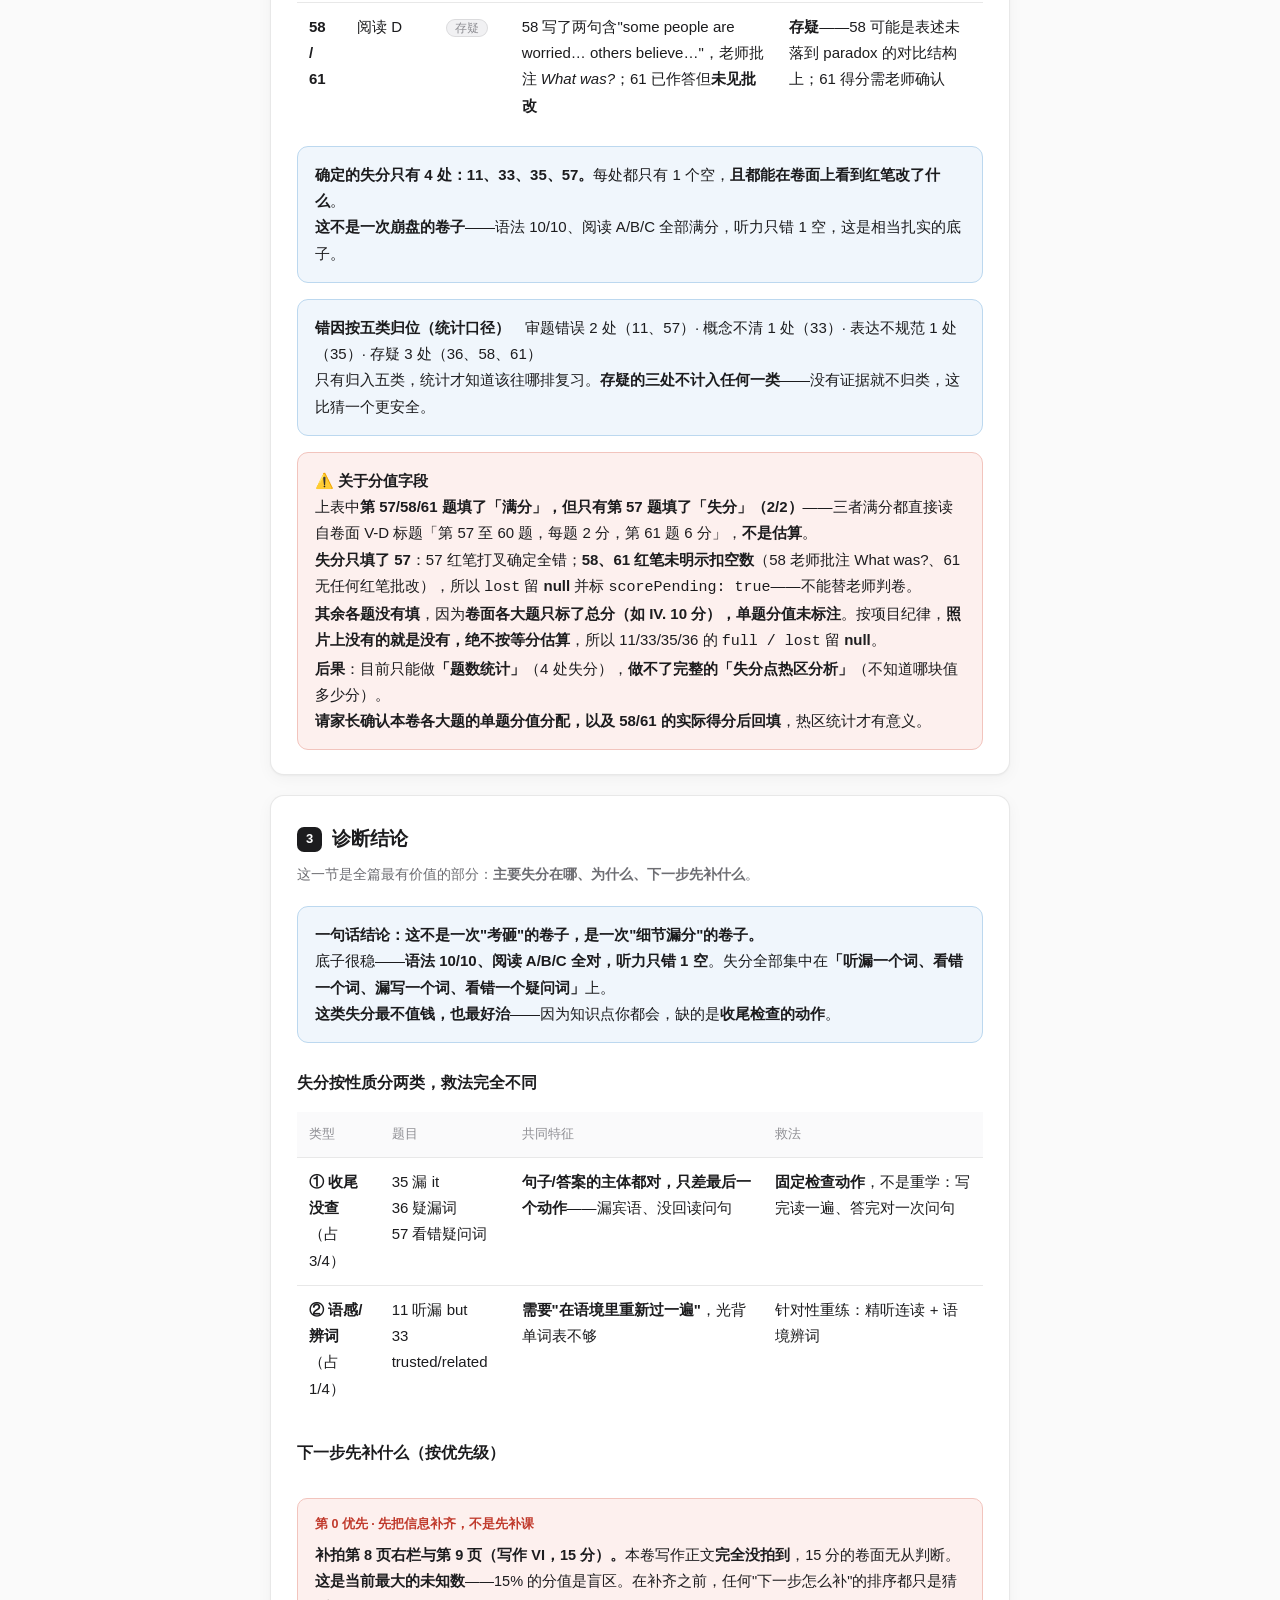
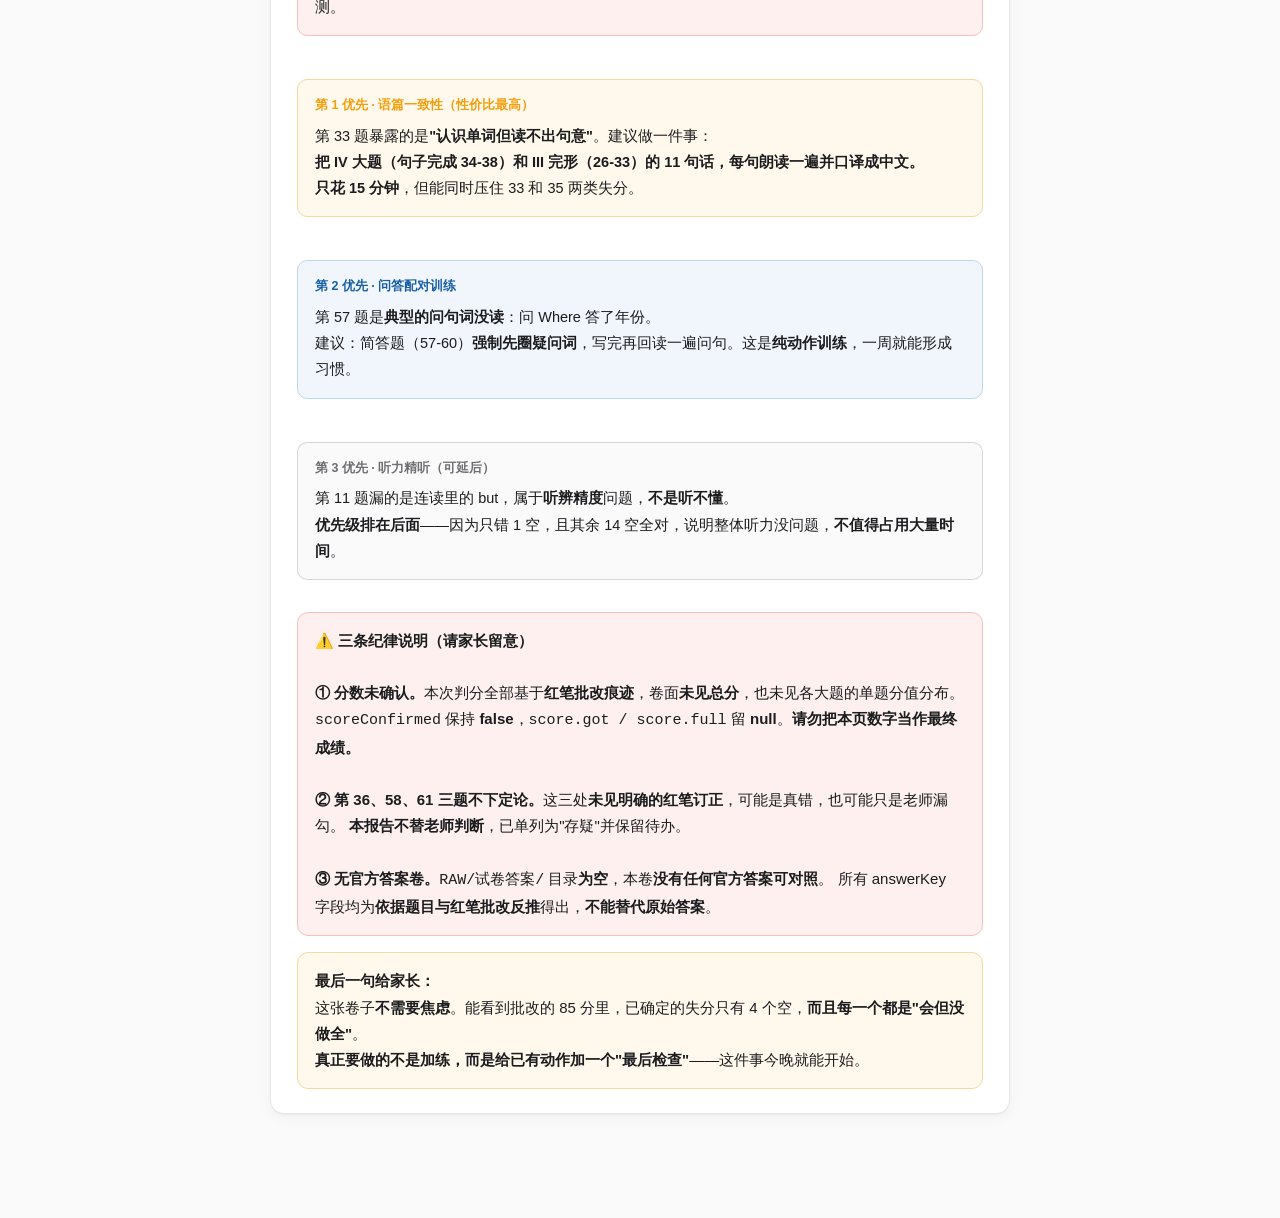
<file: docs/实战表/英语/2026-10-02-单元测-试卷拆解.html>
<!DOCTYPE html>
<html lang="zh-CN">
<head>
<meta charset="UTF-8">
<meta name="viewport" content="width=device-width, initial-scale=1">
<meta name="generator" content="generated-by: tools/build_skeletons.py">
<title>2026-10-02 单元测 · 试卷拆解</title>
<style>
:root{
  --bg:#ffffff; --page:#fafafa; --card:#ffffff;
  --ink:#1c1c1e; --ink2:#6e6e73; --ink3:#8e8e93;
  --line:rgba(0,0,0,.09); --line2:rgba(0,0,0,.14);
  --gold:#f59e0b; --gold-soft:#fff8ec; --gold-line:#f6d9a0;
  --blue:#185fa5; --blue-soft:#f0f6fc; --blue-line:#bcd8ef;
  --red:#c0392b; --red-soft:#fdf0ee; --red-line:#f2c4bd;
  --green:#0f6e56; --green-soft:#edf7f3; --green-line:#b7ddcf;
  --shadow:0 1px 2px rgba(0,0,0,.04),0 4px 16px rgba(0,0,0,.04);
  --r:14px;
}
*{box-sizing:border-box}
html{-webkit-text-size-adjust:100%}
body{
  margin:0; background:var(--page); color:var(--ink);
  font:16px/1.75 -apple-system,BlinkMacSystemFont,"PingFang SC","Hiragino Sans GB","Microsoft YaHei",sans-serif;
  padding:0 0 96px;
}
.wrap{max-width:780px;margin:0 auto;padding:0 20px}

/* ---------- header ---------- */
header{padding:44px 0 28px;border-bottom:1px solid var(--line);margin-bottom:28px}
.kicker{font-size:13px;color:var(--ink3);letter-spacing:.04em;margin-bottom:10px}
h1{font-size:27px;line-height:1.35;font-weight:600;margin:0 0 14px;letter-spacing:-.01em}
.meta{display:flex;flex-wrap:wrap;gap:8px}
.tag{font-size:12.5px;padding:4px 11px;border-radius:20px;background:#f1f1f3;color:var(--ink2);border:1px solid var(--line)}
.tag.hot{background:var(--red-soft);color:var(--red);border-color:var(--red-line)}

/* ---------- card ---------- */
.card{background:var(--card);border:1px solid var(--line);border-radius:var(--r);box-shadow:var(--shadow);padding:26px 26px 24px;margin-bottom:20px}
.card>*:first-child{margin-top:0}
.card>*:last-child{margin-bottom:0}
h2{font-size:19px;font-weight:600;margin:0 0 6px;letter-spacing:-.005em}
h2 .n{display:inline-flex;align-items:center;justify-content:center;width:25px;height:25px;border-radius:7px;background:var(--ink);color:#fff;font-size:13px;font-weight:600;margin-right:10px;vertical-align:2px}
.sub{font-size:14px;color:var(--ink2);margin:0 0 20px}
h3{font-size:15.5px;font-weight:600;margin:26px 0 10px}
p{margin:0 0 14px}
.hint{font-size:13.5px;color:var(--ink3)}

/* ---------- 原题区 ---------- */
.card.orig{border-color:var(--line2);background:#fdfdfd}
.stmt{
  font-size:15.5px;line-height:1.95;padding:18px 20px;margin:0 0 14px;
  background:#fff;border:1px solid var(--line);border-left:3px solid var(--ink);border-radius:4px 10px 10px 4px;
}
.stmt .hl{background:#fff8ec;padding:1px 4px;border-radius:3px;font-weight:600;color:#854f0b}
.stmt b:first-child{color:var(--ink);font-weight:700;margin-right:2px}
.stmt i{font-style:italic;font-family:"Times New Roman",Georgia,serif}
.scan{width:100%;border-radius:10px;border:1px solid var(--line);display:block;margin-bottom:8px}
.cap{font-size:12.5px;color:var(--ink3);margin:0 0 7px}

/* ---------- callout ---------- */
.note{border-radius:11px;padding:15px 17px;font-size:15px;margin:16px 0;border:1px solid}
.note b{font-weight:600}
.note.gold{background:var(--gold-soft);border-color:var(--gold-line)}
.note.blue{background:var(--blue-soft);border-color:var(--blue-line)}
.note.red{background:var(--red-soft);border-color:var(--red-line)}
.note.green{background:var(--green-soft);border-color:var(--green-line)}

/* ---------- figure ---------- */
figure{margin:18px 0 8px;background:#fcfcfd;border:1px solid var(--line);border-radius:12px;padding:10px 6px 4px}
figure svg{display:block;width:100%;height:auto}
figcaption{font-size:13px;color:var(--ink3);text-align:center;padding:6px 10px 10px}

/* ---------- code ---------- */
.code{position:relative;background:#f6f7f9;border:1px solid var(--line);border-radius:10px;padding:14px 16px;margin:0 0 14px;font:15px/1.7 ui-monospace,SFMono-Regular,Menlo,Consolas,monospace;overflow-x:auto;white-space:pre}
.copy{position:absolute;top:8px;right:8px;font:12px/1 -apple-system,sans-serif;padding:5px 9px;border-radius:6px;border:1px solid var(--line2);background:#fff;color:var(--ink2);cursor:pointer;opacity:0;transition:opacity .15s}
.code:hover .copy,.copy:focus-visible{opacity:1}
.copy:hover{background:#f0f0f2;color:var(--ink)}
.copy.ok{color:var(--green);border-color:var(--green-line);background:var(--green-soft)}

/* ---------- table ---------- */
table{width:100%;border-collapse:collapse;margin:16px 0;font-size:15px}
th,td{text-align:left;padding:11px 12px;border-bottom:1px solid var(--line);vertical-align:top}
th{font-size:13px;color:var(--ink3);font-weight:500;background:#fafafb}
tr:last-child td{border-bottom:none}
.tick{color:var(--green);font-weight:600}
.cross{color:var(--red);font-weight:600}

/* ---------- steps ---------- */
.step{border:1px solid var(--line);border-radius:12px;margin-bottom:12px;overflow:hidden;background:#fff}
.step.done{border-color:var(--green-line)}
.step-h{display:flex;align-items:flex-start;gap:13px;padding:16px 18px;cursor:pointer;user-select:none}
.step-h:hover{background:#fafafb}
.step-n{flex:0 0 27px;height:27px;border-radius:8px;background:#f1f1f3;color:var(--ink2);display:flex;align-items:center;justify-content:center;font-size:13px;font-weight:600;margin-top:1px}
.step.done .step-n{background:var(--green-soft);color:var(--green)}
.step-t{flex:1;font-size:15.5px;font-weight:600;line-height:1.5}
.step-a{flex:0 0 auto;color:var(--ink3);font-size:13px;margin-top:5px;transition:transform .2s}
.step.open .step-a{transform:rotate(90deg)}
.step-b{display:none;padding:0 18px 18px 58px}
.step.open .step-b{display:block}
.step.locked .step-h{opacity:.5;pointer-events:none}

/* ---------- answer box ---------- */
.box{border-radius:10px;padding:15px 17px;margin:16px 0;font-size:15px;border:1px solid}
.box-ans{background:var(--green-soft);border-color:var(--green-line)}
.box-ans .lbl{font-size:12.5px;color:var(--green);font-weight:600;letter-spacing:.03em;margin-bottom:7px}
.box-key{background:var(--blue-soft);border-color:var(--blue-line);font:16px/1.6 ui-monospace,SFMono-Regular,Menlo,monospace;font-weight:600;color:var(--blue);text-align:center;padding:17px}

/* ---------- input ---------- */
.qa{background:#fafafb;border:1px solid var(--line);border-radius:10px;padding:15px 17px;margin:14px 0}
.qa .q{font-size:15px;font-weight:600;margin-bottom:4px}
.qa .qsub{font-size:13.5px;color:var(--ink2);margin-bottom:11px}
.inrow{display:flex;gap:9px;flex-wrap:wrap}
input[type=text]{flex:1;min-width:170px;padding:10px 13px;border:1px solid var(--line2);border-radius:8px;font:15px/1.5 inherit;background:#fff;color:var(--ink);outline:none}
input[type=text]:focus{border-color:var(--gold);box-shadow:0 0 0 3px rgba(245,158,11,.14)}
.btn{padding:10px 17px;border:1px solid var(--line2);background:#fff;border-radius:8px;font:15px inherit;cursor:pointer;color:var(--ink2);white-space:nowrap}
.btn:hover{background:#f4f4f6;color:var(--ink)}
.btn.pri{background:var(--ink);color:#fff;border-color:var(--ink)}
.btn.pri:hover{background:#2c2c2e}
.fb{font-size:14px;margin-top:10px;display:none;padding-top:10px;border-top:1px dashed var(--line)}
.fb.show{display:block}
.fb.ok{color:var(--green)}
.fb.no{color:var(--ink2)}

/* ---------- reveal ---------- */
details{border:1px solid var(--line);border-radius:10px;margin:12px 0;background:#fcfcfd}
summary{cursor:pointer;padding:13px 17px;font-size:14.5px;font-weight:500;color:var(--ink2);list-style:none;display:flex;align-items:center;gap:9px}
summary::-webkit-details-marker{display:none}
summary::before{content:"";width:0;height:0;border-left:5px solid var(--ink3);border-top:4px solid transparent;border-bottom:4px solid transparent;transition:transform .2s;flex:0 0 auto}
details[open] summary::before{transform:rotate(90deg)}
summary:hover{color:var(--ink)}
.dbody{padding:0 17px 15px;border-top:1px solid var(--line);padding-top:14px}

/* ---------- parent ---------- */
.parent{background:#1c1c1e;color:#f5f5f7;border-radius:var(--r);padding:24px 26px;margin-bottom:20px}
.parent h2{color:#fff;font-size:18px}
.parent .sub{color:#a1a1aa}
.parent table{font-size:14.5px}
.parent th{background:#2c2c2e;color:#a1a1aa;border-bottom-color:#3a3a3c}
.parent td{border-bottom-color:#3a3a3c;color:#e8e8ed}
.parent td:first-child{color:#fbbf24;font-weight:600;width:74px}
.parent .note{background:#2c2c2e;border-color:#3a3a3c;color:#d4d4d8}
.parent code{background:#2c2c2e;color:#fbbf24;font:14px ui-monospace,Menlo,monospace;padding:1.5px 6px;border-radius:4px}

/* ---------- progress ---------- */
.prog{position:sticky;top:0;background:rgba(250,250,250,.93);backdrop-filter:blur(12px);border-bottom:1px solid var(--line);z-index:20;padding:11px 0;margin-bottom:8px}
.prog-in{max-width:780px;margin:0 auto;padding:0 20px;display:flex;align-items:center;gap:13px;font-size:13px;color:var(--ink2)}
.bar{flex:1;height:4px;background:#e8e8ec;border-radius:3px;overflow:hidden}
.bar i{display:block;height:100%;background:var(--gold);width:0;border-radius:3px;transition:width .3s}
.reset{font-size:12.5px;color:var(--ink3);background:none;border:none;cursor:pointer;padding:2px 4px;text-decoration:underline}
.reset:hover{color:var(--ink)}

@media(max-width:600px){
  body{font-size:15.5px}
  h1{font-size:22px}
  .card{padding:20px 18px}
  .step-b{padding-left:18px}
  .parent{padding:20px 18px}
}
</style>
</head>
<body>

<div class="prog">
  <div class="prog-in">
    <span id="ptxt">还没开始</span>
    <span class="bar"><i id="pbar"></i></span>
    <button class="reset" id="rst">重置</button>
  </div>
</div>

<div class="wrap">

<header>
  <div class="kicker">英语 · 试卷拆解 · 失分结构</div>
  <h1>2026-10-02 单元测 · 试卷拆解</h1>
  <div class="meta"><span class="tag">英语</span><span class="tag">单元测</span><span class="tag">2026-10-02</span><span class="tag hot">分值未确认</span></div>
</header>

<div class="card orig">
  <h2><span class="n" style="background:var(--ink)">卷</span>本次考试</h2>
  <p class="sub">2026-10-02 · 单元测</p>
  <div class="stmt" style="font-size:14.5px">⚠️ 分值待家长确认（未确认前不计入失分热区统计）</div>
  <details>
    <summary>看本次考试的整卷照片（4 页）</summary>
    <div class="dbody">
      <p class="cap">20261002-单元测-英语-p1.jpg</p>
      <img class="scan" src="../../../RAW/试卷/20261002-单元测-英语-p1.jpg" alt="20261002-单元测-英语-p1.jpg"><p class="cap">20261002-单元测-英语-p2.jpg</p>
      <img class="scan" src="../../../RAW/试卷/20261002-单元测-英语-p2.jpg" alt="20261002-单元测-英语-p2.jpg"><p class="cap">20261002-单元测-英语-p3.jpg</p>
      <img class="scan" src="../../../RAW/试卷/20261002-单元测-英语-p3.jpg" alt="20261002-单元测-英语-p3.jpg"><p class="cap">20261002-单元测-英语-p4.jpg</p>
      <img class="scan" src="../../../RAW/试卷/20261002-单元测-英语-p4.jpg" alt="20261002-单元测-英语-p4.jpg">
      <p class="hint">原件在 <code>RAW/试卷/</code>，已入库 Git。判分如有争议，翻这里核对。</p>
    </div>
  </details>
    <details>
    <summary>录入待办（点开展开）</summary>
    <div class="dbody">
      <ol style="margin:0;padding-left:20px;font-size:14px;line-height:1.9"><li>逐题读卷，记录每题满分</li><li>记录孩子实得或实失分（红笔批改处可读）</li><li>把 modules 填成分值结构（如 听力/语法/阅读/写作）</li><li>把 wrongs 填成逐题失分清单，每条记 题号/模块/full/lost/cause</li><li>错因必须看中间步骤判定，不能只看对错</li><li>填完把 scoreConfirmed 改为 true，管道才会把它计入热区统计</li></ol>
    </div>
  </details>
</div>

<div class="card">
  <h2><span class="n">1</span>各模块得分情况</h2>
  <p class="sub">先看结构，再看细节。哪一块塌得最狠，先补哪一块。</p>

  <table>
    <thead><tr><th>模块</th><th>题号</th><th style="text-align:right">满分</th><th style="text-align:right">实得</th><th style="text-align:right">得分率</th><th>卷面依据</th></tr></thead>
    <tbody>
      <tr><td><b>I 听力</b></td><td>1-15</td><td style="text-align:right">25</td><td style="text-align:right">待确认</td><td style="text-align:right">—</td><td>1-10 图选与对话全对；<b>11 仅错 1 空</b>（stay but balanced → stay balanced），12-15 全对。<b>实得留空</b>：听力 C 只标「10 分」共 5 空，卷面无单空分值，写 24 或 25 都是等分折算</td></tr>
      <tr><td><b>II 语法与词汇</b></td><td>16-25</td><td style="text-align:right">10</td><td style="text-align:right">10</td><td style="text-align:right">100%</td><td>16-25 逐题核对，红笔全部为 √，无一订正</td></tr>
      <tr><td><b>III 完形填空</b></td><td>26-33</td><td style="text-align:right">8</td><td style="text-align:right">待确认</td><td style="text-align:right">—</td><td>26-32 全对；<b>33 写 D(trusted)，红笔划掉改 C(related)</b>。<b>实得留空</b>：卷面 III 只标「（8 分）」共 8 空、无单空分值，写 7 或 6 都是等分折算</td></tr>
      <tr><td><b>IV 句子完成</b></td><td>34-38</td><td style="text-align:right">10</td><td style="text-align:right">待确认</td><td style="text-align:right">—</td><td>34 ✓、37 ✓、38 ✓；<b>35 漏宾语 it</b>、<b>36 疑有漏词</b>。<b>实得留空</b>：卷面 IV 只标「（10 分）」共 5 空、无单题分值，且 36 为存疑，两重理由都算不出实得</td></tr>
      <tr><td><b>V-A 匹配</b></td><td>39-43</td><td style="text-align:right">5</td><td style="text-align:right">5</td><td style="text-align:right">100%</td><td>D B E A C，红笔全 √</td></tr>
      <tr><td><b>V-B 选择</b></td><td>44-48</td><td style="text-align:right">5</td><td style="text-align:right">5</td><td style="text-align:right">100%</td><td>五题红笔全 ✓</td></tr>
      <tr><td><b>V-C 完形</b></td><td>49-56</td><td style="text-align:right">8</td><td style="text-align:right">8</td><td style="text-align:right">100%</td><td>逐题核对，红笔全 ✓</td></tr>
      <tr><td><b>V-D 简答</b></td><td>57-60</td><td style="text-align:right">8</td><td style="text-align:right">待确认</td><td style="text-align:right">—</td><td>卷面标注<b>每题 2 分</b>。57 答 In 2026 被红笔划掉（确定失分）；58 老师批注 <i>What was?</i>、59 ✓、60 疑有词数问题，<b>实际失分空数无法从卷面确定</b></td></tr>
      <tr><td><b>V-D 开放题</b></td><td>61</td><td style="text-align:right">6</td><td style="text-align:right">待确认</td><td style="text-align:right">—</td><td>卷面标注<b>第 61 题 6 分</b>。已作答（给出两条建议），<b>红笔批改未见</b>，得分待老师确认</td></tr>
      <tr><td><b>VI 写作</b></td><td>62</td><td style="text-align:right">15</td><td style="text-align:right">缺失</td><td style="text-align:right">—</td><td><b>第 8 页仅拍到题目要求，作文正文与批改均未拍摄</b></td></tr>
    </tbody>
  </table>

  <div class="note gold">
    <b>除写作外，其余 85 分全部可从卷面读出，但无法算出准确总分。</b><br>
    听力 25 + 语法 10 + 完形 8 + 句子 10 + 阅读 A/B/C 18 + V-D 14 = <b>85 分</b>，这些模块的卷面批改完整、可逐题核对。<br>
    <b>但 85 分里能算出实得的只有一部分</b>：语法 10 分与阅读客观题 18 分是满分（红笔全 √，且 V-A/V-B/V-C 的分值是各自大题标题直接标注的）；听力、III 完形、IV 句子完成三块<b>只有大题总分、没有单题分值</b>，写任何 X/Y 都只能是等分折算，故一律留「待确认」；V-D 14 分里也只有第 57 题能确定失分（每题 2 分、失 2 分），58/60 红笔未明示；写作 15 分正文<b>完全没拍到</b>。<br>
    <b>所以本页不给总分。</b>已确定失分只有 <b>4 处</b>（第 11、33、35、57 题），<b>写作 15 分的空白比这 4 处加起来还重要</b>。
  </div>

  <div class="note red">
    <b>⚠️ 分值纪律说明</b><br>
    各大题满分（25+10+8+10+5+5+8+8+6+15=100）来自<b>卷面各大题标题处的分值标注</b>，是确凿的。<br>
    <b>唯一标注了单题分值的是 V-D</b>：卷面写明「第 57 至 60 题，每题 2 分，第 61 题 6 分，共 14 分」——<b>这条是照片上直接读到的，已回填</b>。<br>
    <b>其余各大题单题分值卷面未标注</b>，因此 11/33/35 三条失分的 <code>full</code>/<code>lost</code> 一律保留 <b>null</b>，<b>不做等分估算</b>。<br>
    <b>scoreConfirmed 保持 false</b>，待家长核对本卷实际总分后回填。
  </div>
</div>

<div class="card">
  <h2><span class="n">2</span>失分在哪</h2>
  <p class="sub">逐题判分，把「考了多少分」变成「不会什么」。<br><b>每条都标注了卷面证据</b>——判错因看的是红笔改了什么，不是只看对错。</p>

  <table>
    <thead><tr><th style="width:7%">题号</th><th style="width:13%">模块</th><th style="width:11%">错因归类</th><th>卷面证据</th><th style="width:30%">错因（看中间步骤判定）</th></tr></thead>
    <tbody>
      <tr>
        <td><b>11</b></td><td>听力 C</td><td><span class="tag" style="font-size:11.5px;padding:2px 8px;background:#fdf0ee;color:var(--red);border-color:var(--red-line)">审题错误</span></td>
        <td>写 <code>stay but balanced</code>，红笔把 <b>but</b> 划掉，改为 <code>stay balanced</code></td>
        <td><b>辨词不细</b>——听到 balanced 但没听出前面的 but。<b>不是听不懂，是听漏了连读</b></td>
      </tr>
      <tr>
        <td><b>33</b></td><td>完形 III</td><td><span class="tag" style="font-size:11.5px;padding:2px 8px;background:#fdf0ee;color:var(--red);border-color:var(--red-line)">概念不清</span></td>
        <td>写 <b>D (trusted)</b>，红笔划掉改 <b>C (related)</b>；旁边老师批注 <i>related to</i></td>
        <td><b>语境辨词</b>——"ask a ___ adult or a doctor" 要的是<b>关系</b>，trusted 讲的是信任，语义对不上。<b>查生词表能懂，但没放回句子里读</b></td>
      </tr>
      <tr>
        <td><b>35</b></td><td>句子完成 IV</td><td><span class="tag" style="font-size:11.5px;padding:2px 8px;background:#fdf0ee;color:var(--red);border-color:var(--red-line)">表达不规范</span></td>
        <td>写 <code>How long have you been learning?</code>，<b>老师红笔在 learning 后补了 it</b> 并画斜线</td>
        <td><b>动词后漏宾语</b>——<code>learn</code> 是及物动词，必须带 it。<b>句子结构意识够，只是落笔时漏了</b></td>
      </tr>
      <tr>
        <td><b>57</b></td><td>阅读 D<br><span class="hint">每题 2 分</span></td><td><span class="tag" style="font-size:11.5px;padding:2px 8px;background:#fdf0ee;color:var(--red);border-color:var(--red-line)">审题错误</span></td>
        <td>答 <code>In 2026</code>，<b>红笔打叉</b></td>
        <td><b>审题错误</b>——问的是 <b>Where</b>（调查在哪儿做的），答的却是文中出现的<b>年份</b>。抓住了一个显眼的名词就作答，没看问句的疑问词</td>
      </tr>
      <tr>
        <td><b>36</b></td><td>句子完成 IV</td><td><span class="tag" style="font-size:11.5px;padding:2px 8px;background:#f1f1f3;color:var(--ink3)">存疑</span></td>
        <td>写 <code>Does this Saturday morning work for you?</code>，该行<b>未见红笔 √</b></td>
        <td><b>存疑，不下定论</b>——句子本身通顺。可能被判错，也可能只是<b>批改时漏勾</b>。需对照原卷答案核实</td>
      </tr>
      <tr>
        <td><b>58 / 61</b></td><td>阅读 D</td><td><span class="tag" style="font-size:11.5px;padding:2px 8px;background:#f1f1f3;color:var(--ink3)">存疑</span></td>
        <td>58 写了两句含"some people are worried… others believe…"，老师批注 <i>What was?</i>；61 已作答但<b>未见批改</b></td>
        <td><b>存疑</b>——58 可能是表述未落到 paradox 的对比结构上；61 得分需老师确认</td>
      </tr>
    </tbody>
  </table>

  <div class="note blue">
    <b>确定的失分只有 4 处：11、33、35、57。</b>每处都只有 1 个空，<b>且都能在卷面上看到红笔改了什么</b>。<br>
    <b>这不是一次崩盘的卷子</b>——语法 10/10、阅读 A/B/C 全部满分，听力只错 1 空，这是相当扎实的底子。
  </div>

  <div class="note blue" style="margin-top:0">
    <b>错因按五类归位（统计口径）</b>　审题错误 2 处（11、57）· 概念不清 1 处（33）· 表达不规范 1 处（35）· 存疑 3 处（36、58、61）<br>
    只有归入五类，统计才知道该往哪排复习。<b>存疑的三处不计入任何一类</b>——没有证据就不归类，这比猜一个更安全。
  </div>

  <div class="note red">
    <b>⚠️ 关于分值字段</b><br>
    上表中<b>第 57/58/61 题填了「满分」，但只有第 57 题填了「失分」（2/2）</b>——三者满分都直接读自卷面 V-D 标题「第 57 至 60 题，每题 2 分，第 61 题 6 分」，<b>不是估算</b>。<br>
    <b>失分只填了 57</b>：57 红笔打叉确定全错；<b>58、61 红笔未明示扣空数</b>（58 老师批注 What was?、61 无任何红笔批改），所以 <code>lost</code> 留 <b>null</b> 并标 <code>scorePending: true</code>——不能替老师判卷。<br>
    <b>其余各题没有填</b>，因为<b>卷面各大题只标了总分（如 IV. 10 分），单题分值未标注</b>。按项目纪律，<b>照片上没有的就是没有，绝不按等分估算</b>，所以 11/33/35/36 的 <code>full / lost</code> 留 <b>null</b>。<br>
    <b>后果</b>：目前只能做<b>「题数统计」</b>（4 处失分），<b>做不了完整的「失分点热区分析」</b>（不知道哪块值多少分）。<br>
    <b>请家长确认本卷各大题的单题分值分配，以及 58/61 的实际得分后回填</b>，热区统计才有意义。
  </div>
</div>

<div class="card">
  <h2><span class="n">3</span>诊断结论</h2>
  <p class="sub">这一节是全篇最有价值的部分：<b>主要失分在哪、为什么、下一步先补什么</b>。</p>

  <div class="note blue">
    <b>一句话结论：这不是一次"考砸"的卷子，是一次"细节漏分"的卷子。</b><br>
    底子很稳——<b>语法 10/10、阅读 A/B/C 全对，听力只错 1 空</b>。失分全部集中在<b>「听漏一个词、看错一个词、漏写一个词、看错一个疑问词」</b>上。<br>
    <b>这类失分最不值钱，也最好治</b>——因为知识点你都会，缺的是<b>收尾检查的动作</b>。
  </div>

  <h3>失分按性质分两类，救法完全不同</h3>
  <table>
    <thead><tr><th>类型</th><th>题目</th><th>共同特征</th><th>救法</th></tr></thead>
    <tbody>
      <tr>
        <td><b>① 收尾没查</b><br>（占 3/4）</td>
        <td>35 漏 it<br>36 疑漏词<br>57 看错疑问词</td>
        <td><b>句子/答案的主体都对，只差最后一个动作</b>——漏宾语、没回读问句</td>
        <td><b>固定检查动作</b>，不是重学：写完读一遍、答完对一次问句</td>
      </tr>
      <tr>
        <td><b>② 语感/辨词</b><br>（占 1/4）</td>
        <td>11 听漏 but<br>33 trusted/related</td>
        <td><b>需要"在语境里重新过一遍"</b>，光背单词表不够</td>
        <td>针对性重练：精听连读 + 语境辨词</td>
      </tr>
    </tbody>
  </table>

  <h3>下一步先补什么（按优先级）</h3>
  <div style="display:grid;grid-template-columns:1fr;gap:11px;margin:16px 0">
    <div class="box" style="border-color:var(--red-line);background:var(--red-soft)">
      <div style="font-size:12.5px;color:var(--red);font-weight:600;margin-bottom:6px">第 0 优先 · 先把信息补齐，不是先补课</div>
      <div style="font-size:14.5px;line-height:1.8">
        <b>补拍第 8 页右栏与第 9 页（写作 VI，15 分）。</b>本卷写作正文<b>完全没拍到</b>，15 分的卷面无从判断。<br>
        <b>这是当前最大的未知数</b>——15% 的分值是盲区。在补齐之前，任何"下一步怎么补"的排序都只是猜测。
      </div>
    </div>
    <div class="box" style="border-color:var(--gold-line);background:var(--gold-soft)">
      <div style="font-size:12.5px;color:var(--gold);font-weight:600;margin-bottom:6px">第 1 优先 · 语篇一致性（性价比最高）</div>
      <div style="font-size:14.5px;line-height:1.8">
        第 33 题暴露的是<b>"认识单词但读不出句意"</b>。建议做一件事：<br>
        <b>把 IV 大题（句子完成 34-38）和 III 完形（26-33）的 11 句话，每句朗读一遍并口译成中文。</b><br>
        <b>只花 15 分钟</b>，但能同时压住 33 和 35 两类失分。
      </div>
    </div>
    <div class="box" style="border-color:var(--blue-line);background:var(--blue-soft)">
      <div style="font-size:12.5px;color:var(--blue);font-weight:600;margin-bottom:6px">第 2 优先 · 问答配对训练</div>
      <div style="font-size:14.5px;line-height:1.8">
        第 57 题是<b>典型的问句词没读</b>：问 Where 答了年份。<br>
        建议：简答题（57-60）<b>强制先圈疑问词</b>，写完再回读一遍问句。这是<b>纯动作训练</b>，一周就能形成习惯。
      </div>
    </div>
    <div class="box" style="border-color:var(--line2);background:#fafafb">
      <div style="font-size:12.5px;color:var(--ink2);font-weight:600;margin-bottom:6px">第 3 优先 · 听力精听（可延后）</div>
      <div style="font-size:14.5px;line-height:1.8">
        第 11 题漏的是连读里的 but，属于<b>听辨精度</b>问题，<b>不是听不懂</b>。<br>
        <b>优先级排在后面</b>——因为只错 1 空，且其余 14 空全对，说明整体听力没问题，<b>不值得占用大量时间</b>。
      </div>
    </div>
  </div>

  <div class="note red">
    <b>⚠️ 三条纪律说明（请家长留意）</b><br><br>
    <b>① 分数未确认。</b>本次判分全部基于<b>红笔批改痕迹</b>，卷面<b>未见总分</b>，也未见各大题的单题分值分布。
    <code>scoreConfirmed</code> 保持 <b>false</b>，<code>score.got / score.full</code> 留 <b>null</b>。<b>请勿把本页数字当作最终成绩。</b><br><br>
    <b>② 第 36、58、61 三题不下定论。</b>这三处<b>未见明确的红笔订正</b>，可能是真错，也可能只是老师漏勾。
    <b>本报告不替老师判断</b>，已单列为"存疑"并保留待办。<br><br>
    <b>③ 无官方答案卷。</b><code>RAW/试卷答案/</code> 目录<b>为空</b>，本卷<b>没有任何官方答案可对照</b>。
    所有 answerKey 字段均为<b>依据题目与红笔批改反推</b>得出，<b>不能替代原始答案</b>。
  </div>

  <div class="note gold" style="margin-bottom:0">
    <b>最后一句给家长：</b><br>
    这张卷子<b>不需要焦虑</b>。能看到批改的 85 分里，已确定的失分只有 4 个空，<b>而且每一个都是"会但没做全"</b>。<br>
    <b>真正要做的不是加练，而是给已有动作加一个"最后检查"</b>——这件事今晚就能开始。
  </div>
</div>



</div>

</div>

<script>
(function(){
  var KEY='msb.exam-e-20261002-01.progress.v1';
  var steps=Array.prototype.slice.call(document.querySelectorAll('.step'));
  var bar=document.getElementById('pbar');
  var ptxt=document.getElementById('ptxt');
  var opened={};

  try{opened=JSON.parse(localStorage.getItem(KEY)||'{}')||{};}catch(e){opened={};}

  function save(){try{localStorage.setItem(KEY,JSON.stringify(opened));}catch(e){}}

  function render(){
    var n=0;
    steps.forEach(function(s,i){
      var id=s.dataset.s, isOpen=!!opened[id];
      s.classList.toggle('open',isOpen);
      var prevOpen = i===0 ? true : !!opened[steps[i-1].dataset.s];
      s.classList.toggle('locked',!prevOpen);
      s.classList.toggle('done',isOpen);
      if(isOpen)n++;
    });
    var pct=steps.length? Math.round(n/steps.length*100) : 0;
    bar.style.width=pct+'%';
    ptxt.textContent = n===0 ? '还没开始' : 'exam-e-20261002-01 '+n+' / '+steps.length;
  }

  steps.forEach(function(s,i){
    s.querySelector('.step-h').addEventListener('click',function(){
      var id=s.dataset.s;
      opened[id]=!opened[id];
      if(opened[id]){for(var j=0;j<i;j++)opened[steps[j].dataset.s]=true;}
      save();render();
    });
  });

  var rst=document.getElementById('rst');
  if(rst) rst.addEventListener('click',function(){
    if(!confirm('清空这一页的阅读进度？答案和讲解不受影响。'))return;
    opened={};save();render();
  });

  document.addEventListener('click',function(e){
    var btn=e.target.closest('[data-chk]');
    if(!btn)return;
    var id=btn.dataset.chk, ans=(btn.dataset.a||'').trim();
    var inp=document.getElementById(id);
    if(!inp)return;
    var val=(inp.value||'').trim();
    var fb=document.getElementById('f'+id.slice(1));
    if(!fb)return;
    if(!val){fb.className='fb show no';fb.textContent='先写点什么再对答案。';return;}
    var keys=ans.split(/\s*\/\s*/).filter(Boolean);
    var hit=keys.some(function(k){return val.indexOf(k)>-1;});
    if(hit){fb.className='fb show ok';fb.textContent='✓ 对了。';}
    else{fb.className='fb show no';fb.textContent='再想想。参考答案：'+ans;}
  });

  document.addEventListener('keydown',function(e){
    if(e.key!=='Enter')return;
    var t=e.target;
    if(t&&t.type==='text'){
      var wrap=t.closest('.qa');
      if(wrap){var b=wrap.querySelector('[data-chk]');if(b)b.click();}
    }
  });

  render();
})();
</script>
</body>
</html>
</file>
